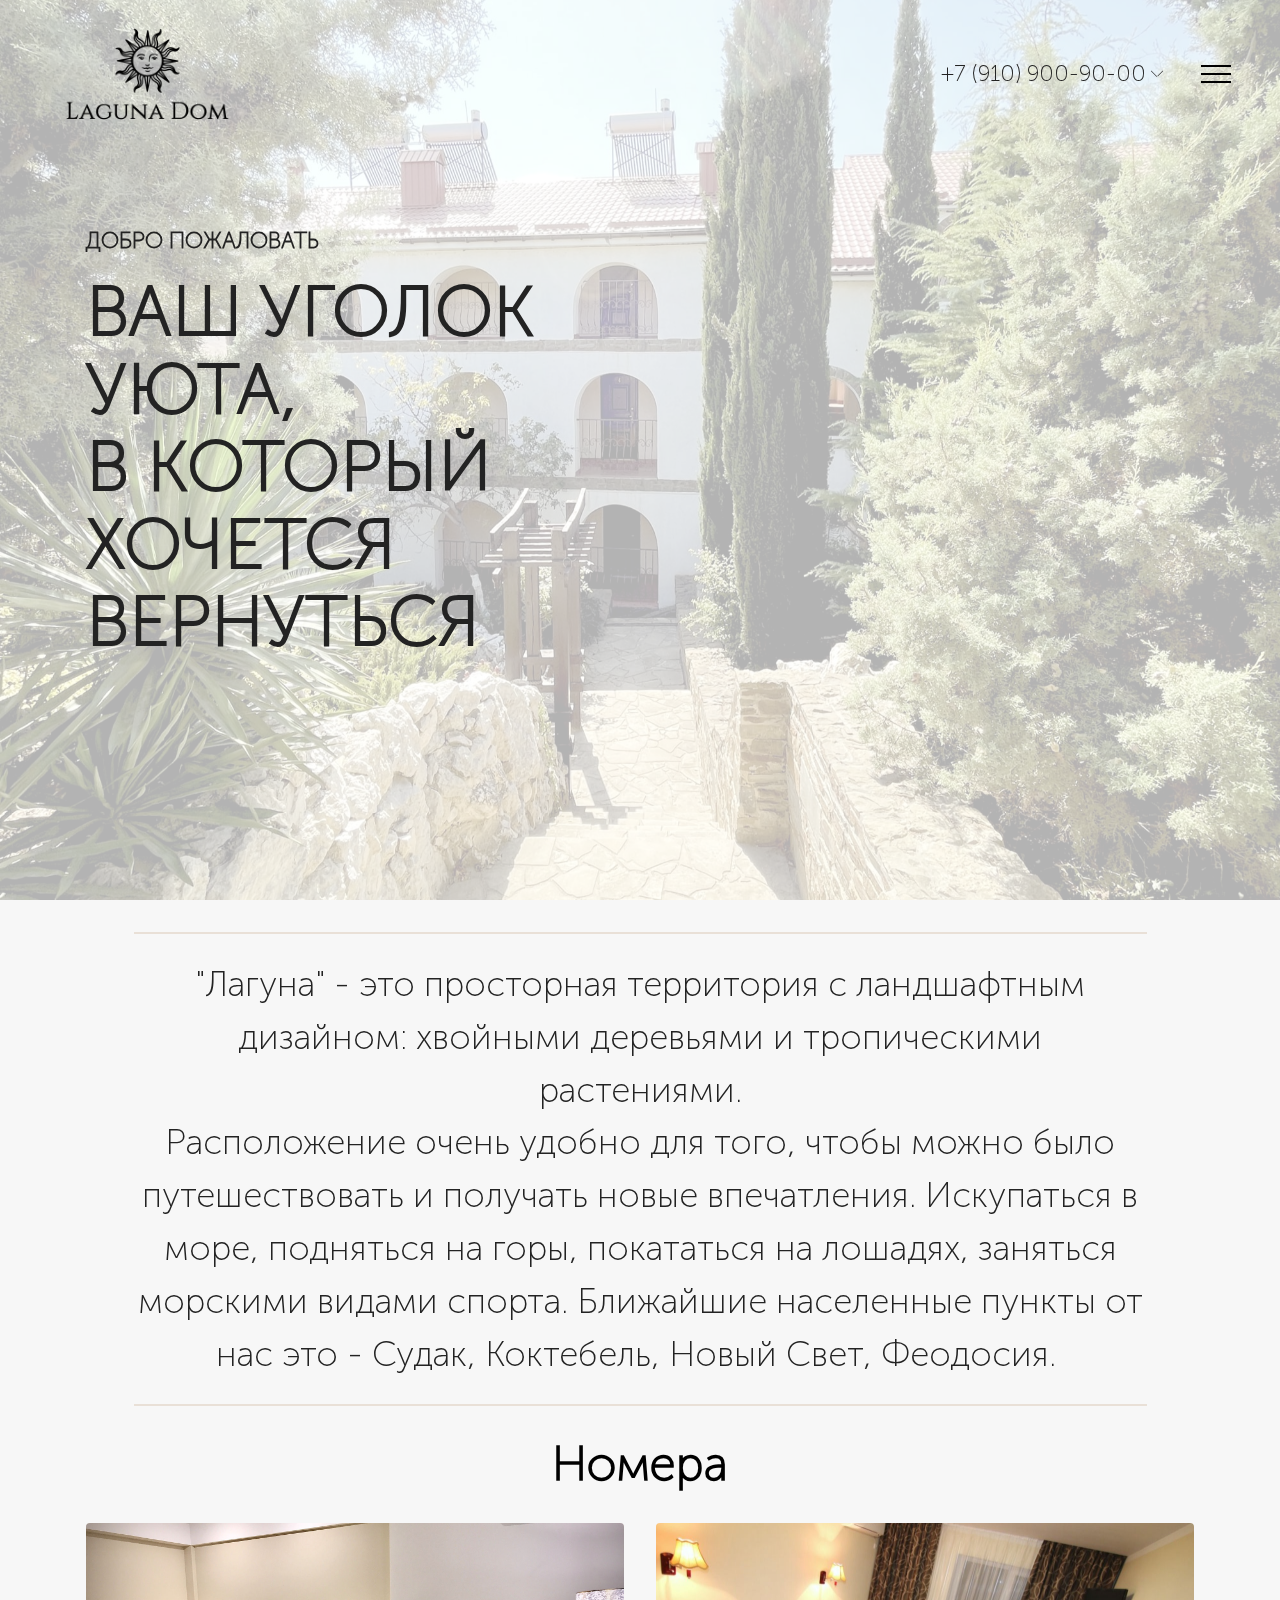
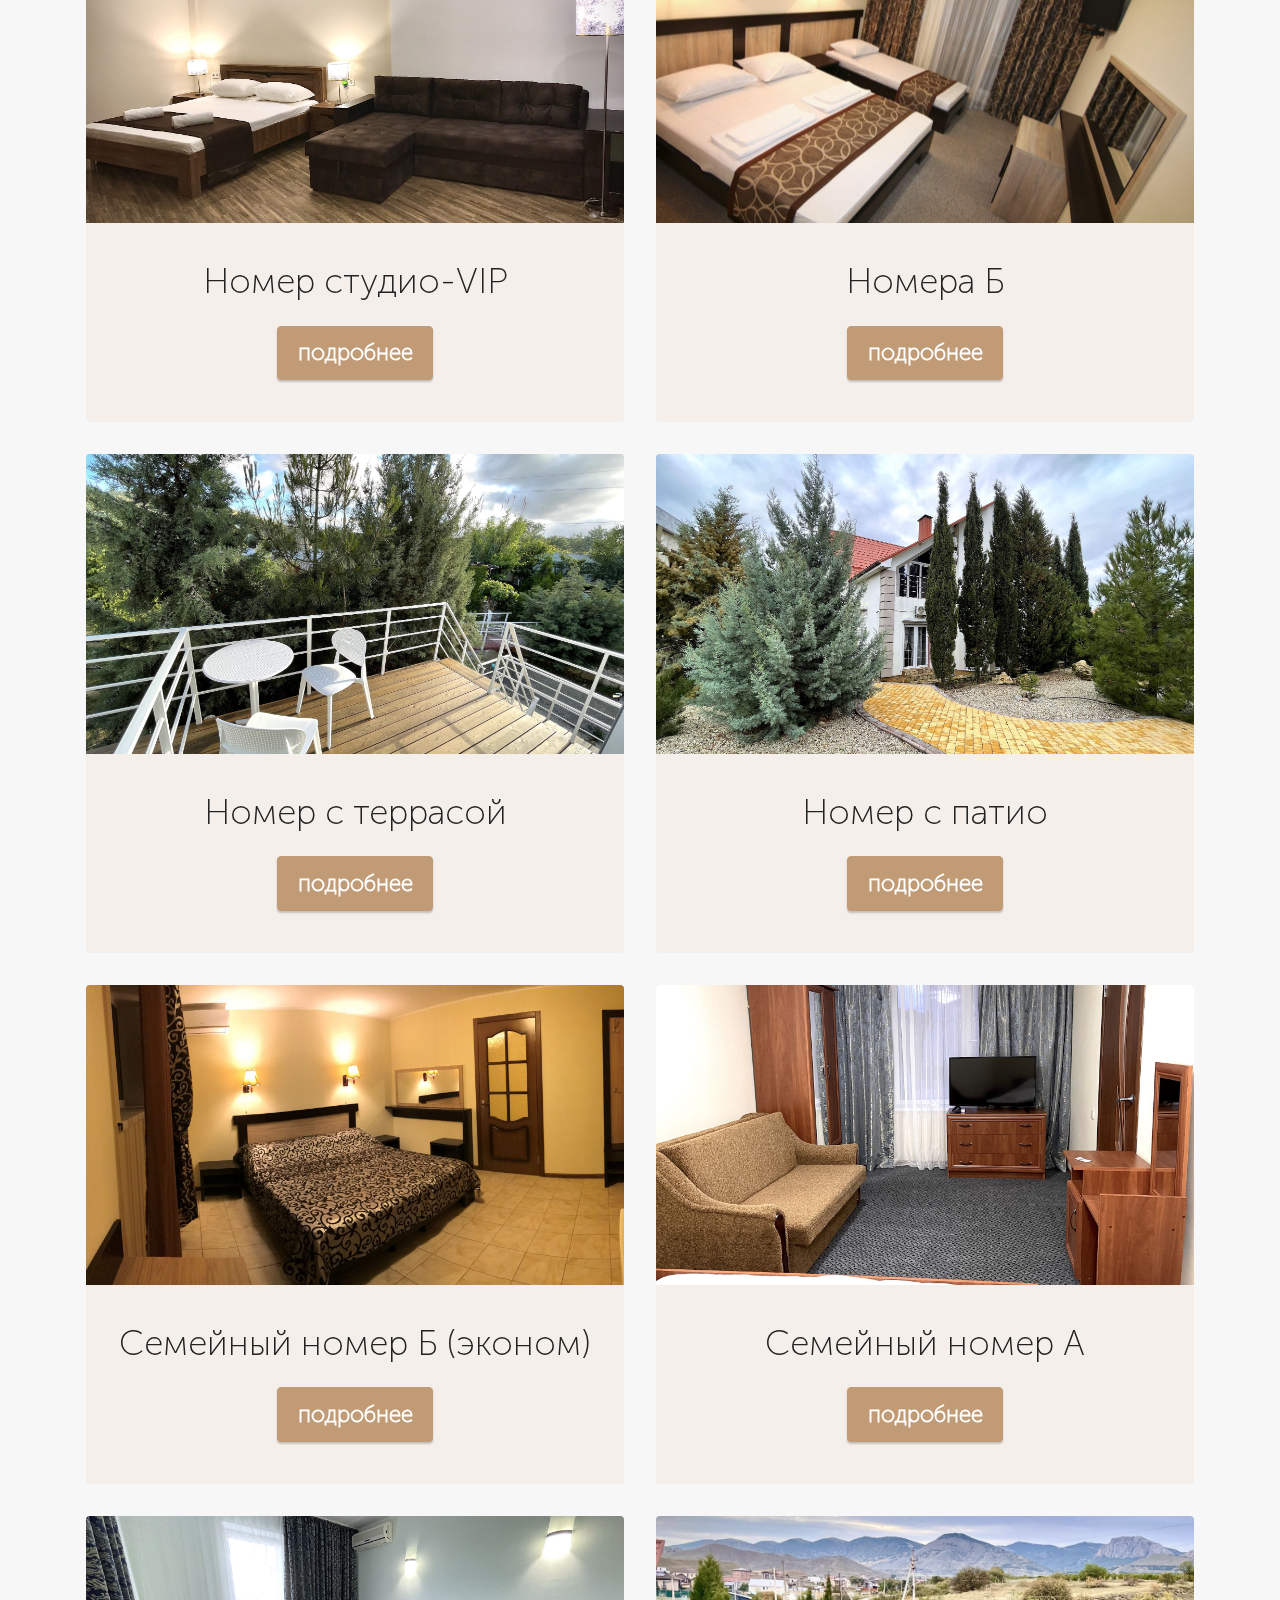
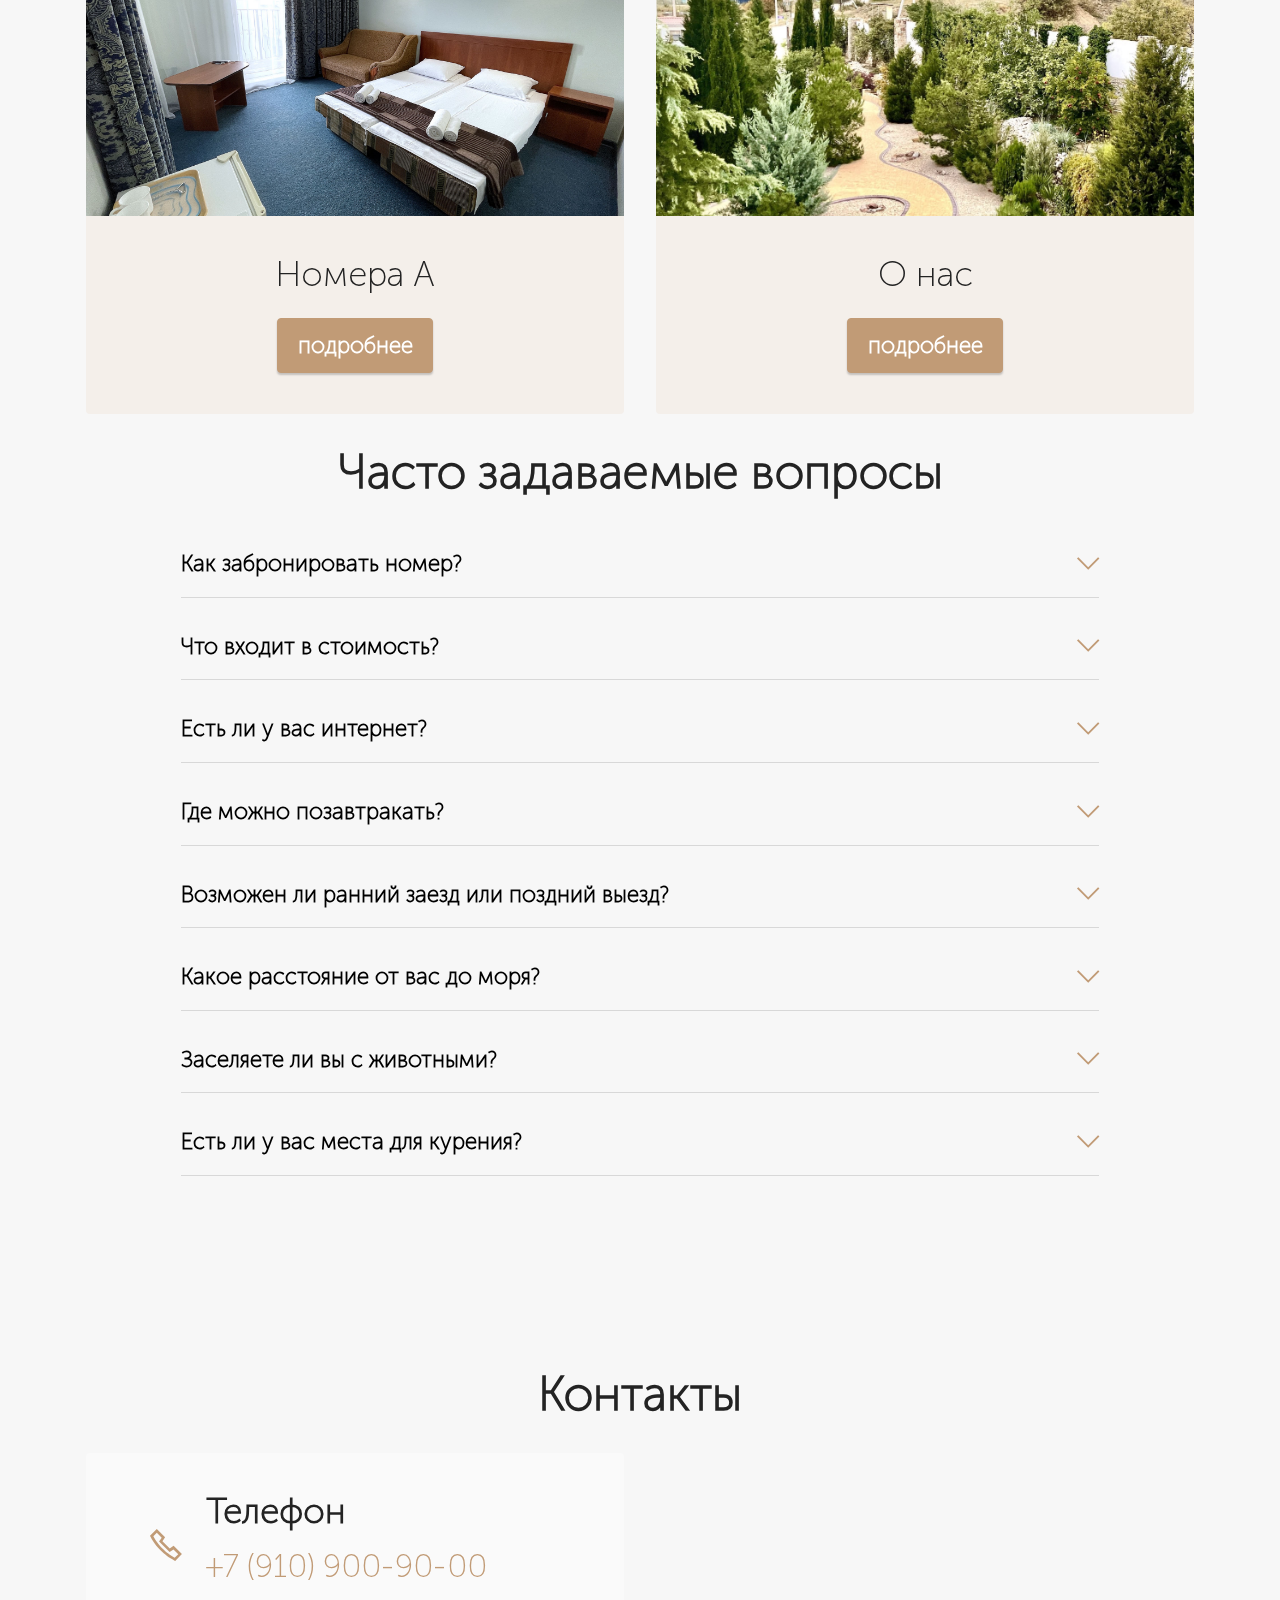
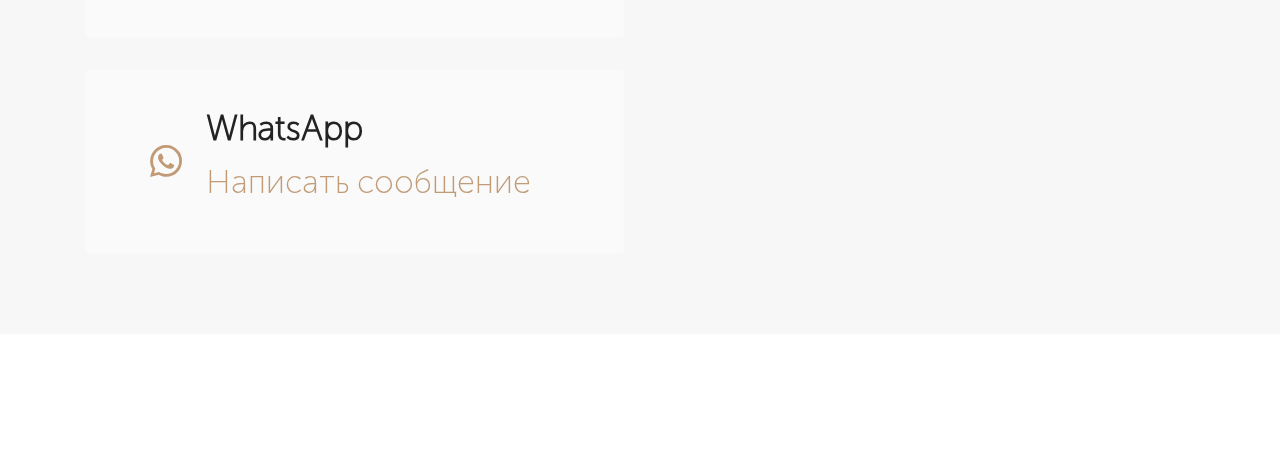
<file: index.html>
<!DOCTYPE html>
<html  >
<head>
  <!-- Site made with Mobirise Website Builder v6.0.1, https://mobirise.com -->
  <meta charset="UTF-8">
  <meta http-equiv="X-UA-Compatible" content="IE=edge">
  <meta name="generator" content="Mobirise v6.0.1, mobirise.com">
  <meta name="viewport" content="width=device-width, initial-scale=1, minimum-scale=1">
  <link rel="shortcut icon" href="assets/images/favicon-512-128x128-1.png" type="image/x-icon">
  <meta name="description" content="Гостевой Дом «Лагуна» - это уютные номера с удобствами, с террасами и балконами.">
  
  
  <title>Гостевой дом "Лагуна"</title>
  <link rel="stylesheet" href="assets/web/assets/mobirise-icons2/mobirise2.css">
  <link rel="stylesheet" href="assets/web/assets/mobirise-icons/mobirise-icons.css">
  <link rel="stylesheet" href="assets/bootstrap/css/bootstrap.min.css">
  <link rel="stylesheet" href="assets/bootstrap/css/bootstrap-grid.min.css">
  <link rel="stylesheet" href="assets/bootstrap/css/bootstrap-reboot.min.css">
  <link rel="stylesheet" href="assets/parallax/jarallax.css">
  <link rel="stylesheet" href="assets/dropdown/css/style.css">
  <link rel="stylesheet" href="assets/socicon/css/styles.css">
  <link rel="stylesheet" href="assets/theme/css/style.css">
  <link href="assets/fonts/style.css" rel="stylesheet">
  <link rel="preload" as="style" href="assets/mobirise/css/mbr-additional.css?v=glOtw9"><link rel="stylesheet" href="assets/mobirise/css/mbr-additional.css?v=glOtw9" type="text/css">
  <link rel="stylesheet" href="assets/custom/custom-dropdown.css">

  
  
  
</head>
<body>

<!-- Analytics -->
<!-- Yandex.Metrika counter -->
<script type="text/javascript" >
   (function(m,e,t,r,i,k,a){m[i]=m[i]||function(){(m[i].a=m[i].a||[]).push(arguments)};
   m[i].l=1*new Date();k=e.createElement(t),a=e.getElementsByTagName(t)[0],k.async=1,k.src=r,a.parentNode.insertBefore(k,a)})
   (window, document, "script", "https://mc.yandex.ru/metrika/tag.js", "ym");

   ym(73011445, "init", {
        clickmap:true,
        trackLinks:true,
        accurateTrackBounce:true,
        webvisor:true
   });
</script>
<noscript><div><img src="https://mc.yandex.ru/watch/73011445" style="position:absolute; left:-9999px;" alt="" /></div></noscript>
<!-- /Yandex.Metrika counter -->
<!-- /Analytics -->


  
  <section data-bs-version="5.1" class="menu menu1 cid-sq2FvN46fb" once="menu" id="menu1-k">
    

    <nav class="navbar navbar-dropdown navbar-fixed-top collapsed">
        <div class="container-fluid">
            <div class="navbar-brand">
                <span class="navbar-logo">
                    
                        <a href="https://lagunadom.com"><img src="assets/images/219x141.png" alt="lagunadom" style="height: 8rem;"></a>
                    
                </span>
                
            </div>
            
            <div class="navbar-right-container">
                <!-- Контакты дропдаун для мобильной версии -->
                <div class="header--actions_mobile">
                    <div class="mobile-contact-button" data-bs-toggle="modal" data-bs-target="#mobileContactsModal">
                        <span class="mbr-iconfont mobi-mbri-phone mobi-mbri"></span>
                    </div>
                </div>
                
                <!-- Контакты дропдаун для десктопной версии -->
                <div class="header--contacts is_dropdown">
                    <a class="nav-link link text-black text-primary display-7" href="tel:+79109009000">
                        <span>+7 (910) 900-90-00</span>
                        <span class="mbr-iconfont mbri-arrow-down"></span>
                    </a>
                    <div class="is_dropdown--wrapper" aria-hidden="true">
                        <div class="is_dropdown--content">
                            <div class="contact">
                                <div class="contact--title">Телефон для связи</div>
                                <div class="contact--value">
                                    <a href="tel:+79109009000">+7 (910) 900-90-00</a>
                                </div>
                            </div>
                            <div class="contact">
                                <div class="contact--title">Мессенджеры и соцсети</div>
                                <div class="contact--value">
                                    <a href="https://api.whatsapp.com/send?phone=79109009000" title="WhatsApp">
                                        <span class="mbr-iconfont socicon-whatsapp socicon"></span>
                                    </a>
                                </div>
                                <div class="contact--value">
                                    <a href="https://t.me/laguna_dom" title="Telegram">
                                        <span class="mbr-iconfont socicon-telegram socicon"></span>
                                    </a>
                                </div>
                                <div class="contact--value">
                                    <a href="https://www.instagram.com/laguna_dom/" title="Instagram*">
                                        <span class="mbr-iconfont socicon-instagram socicon"></span>
                                    </a>
                                </div>
                            </div>
                            <div class="contact">
                                <div class="disclaimer">
                                    * Instagram - продукт компании Meta Platforms Inc., деятельность которой в России запрещена
                                </div>
                            </div>
                        </div>
                    </div>
                </div>
                
                <button class="navbar-toggler" type="button" data-toggle="collapse" data-bs-toggle="collapse" data-target="#navbarSupportedContent" data-bs-target="#navbarSupportedContent" aria-controls="navbarNavAltMarkup" aria-expanded="false" aria-label="Toggle navigation">
                    <div class="hamburger">
                        <span></span>
                        <span></span>
                        <span></span>
                        <span></span>
                    </div>
                </button>
            </div>
            <div class="collapse navbar-collapse" id="navbarSupportedContent">
                <ul class="navbar-nav nav-dropdown nav-right" data-app-modern-menu="true"><li class="nav-item"><a class="nav-link link text-black text-primary display-7" href="index.html#header1-f">
                            Главная</a></li>
                    <li class="nav-item"><a class="nav-link link text-black text-primary display-7" href="index.html#gallery2-19">
                            Номера</a></li>
                    <li class="nav-item"><a class="nav-link link text-black text-primary display-7" href="index.html#contacts3-n">Контакты</a>
                    </li><li class="nav-item"><a class="nav-link link text-black text-primary display-7" href="about.html#header12-31">О нас</a></li><li class="nav-item"><a class="nav-link link text-black text-primary display-7" href="https://ya.cc/6nCDg" target="_blank">Отзывы</a></li></ul>
                
                
            </div>
        </div>
    </nav>
</section>

<section data-bs-version="5.1" class="header2 cid-uIbH5o5SoA mbr-fullscreen mbr-parallax-background" id="header2-6y">

    

    
    <div class="mbr-overlay" style="opacity: 0.7; background-color: rgb(255, 255, 255);"></div>

    <div class="container">
        <div class="row">
            <div class="col-12 col-lg-7">
                <h1 class="mbr-section-title mbr-fonts-style mb-3 display-7"><strong>ДОБРО ПОЖАЛОВАТЬ&nbsp;</strong></h1>
                <h2 class="mbr-section-subtitle mbr-fonts-style mb-3 display-1"><strong>ВАШ УГОЛОК УЮТА, </strong><br><strong>В КОТОРЫЙ ХОЧЕТСЯ ВЕРНУТЬСЯ</strong></h2>
                <p class="mbr-text mbr-fonts-style display-7"></p>
                
            </div>
        </div>
    </div>
</section>

<section data-bs-version="5.1" class="content6 cid-uIc3SkF4V3" id="content6-71">
    
    <div class="container">
        <div class="row justify-content-center">
            <div class="col-md-12 col-lg-11">
                <hr class="line">
                <p class="mbr-text align-center mbr-fonts-style my-4 display-5">"Лагуна" - это просторная территория с ландшафтным дизайном: хвойными деревьями и тропическими растениями.
<br>Расположение очень удобно для того, чтобы можно было путешествовать и получать новые впечатления. Искупаться в море, подняться на горы, покататься на лошадях, заняться морскими видами спорта. Ближайшие населенные пункты от нас это - Судак, Коктебель, Новый Свет, Феодосия.&nbsp;<br></p>
                <hr class="line">
            </div>
        </div>
    </div>
</section>

<section data-bs-version="5.1" class="gallery2 cid-ssnndHH7wq" id="gallery2-19">
    
    
    <div class="container">
        <div class="mbr-section-head">
            <h4 class="mbr-section-title mbr-fonts-style align-center mb-0 display-2"><strong>Номера</strong><strong><br></strong></h4>
            
        </div>
        <div class="row mt-4">
            <div class="item features-image сol-12 col-md-6 col-lg-6 active">
                <div class="item-wrapper">
                    <div class="item-img">
                        <a href="Room-VIP.html#header13-2r" target="_blank"><img src="assets/images/v6-1900x1425.jpg" data-slide-to="0" data-bs-slide-to="0" alt=""></a>
                    </div>
                    <div class="item-content">
                        <h5 class="item-title mbr-fonts-style display-5">Номер студио-VIP</h5>
                        
                        
                    </div>
                    <div class="mbr-section-btn item-footer mt-2"><a href="Room-VIP.html#header13-2r" class="btn btn-primary item-btn display-7" target="_blank">подробнее</a></div>
                </div>
            </div><div class="item features-image сol-12 col-md-6 col-lg-6">
                <div class="item-wrapper">
                    <div class="item-img">
                        <a href="Rooms-B.html#header2-25" target="_blank"><img src="assets/images/b-main-1076x717.jpeg" data-slide-to="1" data-bs-slide-to="1" alt=""></a>
                    </div>
                    <div class="item-content">
                        <h5 class="item-title mbr-fonts-style display-5">Номера Б</h5>
                        
                        
                    </div>
                    <div class="mbr-section-btn item-footer mt-2"><a href="Rooms-B.html#header2-25" class="btn btn-primary item-btn display-7" target="_blank">подробнее</a></div>
                </div>
            </div><div class="item features-image сol-12 col-md-6 col-lg-6">
                <div class="item-wrapper">
                    <div class="item-img">
                        <a href="terrace-room.html#header14-3x" target="_blank"><img src="assets/images/tmain-2068x1551.jpg" data-slide-to="2" data-bs-slide-to="2" alt=""></a>
                    </div>
                    <div class="item-content">
                        <h5 class="item-title mbr-fonts-style display-5">Номер с террасой</h5>
                        
                        
                    </div>
                    <div class="mbr-section-btn item-footer mt-2"><a href="terrace-room.html#header14-3x" class="btn btn-primary item-btn display-7" target="_blank">подробнее</a></div>
                </div>
            </div><div class="item features-image сol-12 col-md-6 col-lg-6">
                <div class="item-wrapper">
                    <div class="item-img">
                        <a href="patio-room.html#header14-3r" target="_blank"><img src="assets/images/pmain-2068x1551.jpg" data-slide-to="3" data-bs-slide-to="3" alt=""></a>
                    </div>
                    <div class="item-content">
                        <h5 class="item-title mbr-fonts-style display-5">Номер с патио</h5>
                        
                        
                    </div>
                    <div class="mbr-section-btn item-footer mt-2"><a href="patio-room.html#header14-3r" class="btn btn-primary item-btn display-7" target="_blank">подробнее</a></div>
                </div>
            </div><div class="item features-image сol-12 col-md-6 col-lg-6">
                <div class="item-wrapper">
                    <div class="item-img">
                        <a href="Family-room-B.html#header14-2l" target="_blank"><img src="assets/images/family-b-1076x524.jpg" data-slide-to="4" data-bs-slide-to="4" alt=""></a>
                    </div>
                    <div class="item-content">
                        <h5 class="item-title mbr-fonts-style display-5">Семейный номер Б (эконом)</h5>
                        
                        
                    </div>
                    <div class="mbr-section-btn item-footer mt-2"><a href="Family-room-B.html#header14-2l" class="btn btn-primary item-btn display-7" target="_blank">подробнее</a></div>
                </div>
            </div><div class="item features-image сol-12 col-md-6 col-lg-6">
                <div class="item-wrapper">
                    <div class="item-img">
                        <a href="Family-room-A.html#header14-2g" target="_blank"><img src="assets/images/10a5-1900x1425.jpg" data-slide-to="5" data-bs-slide-to="5" alt=""></a>
                    </div>
                    <div class="item-content">
                        <h5 class="item-title mbr-fonts-style display-5">Семейный номер А</h5>
                        
                        
                    </div>
                    <div class="mbr-section-btn item-footer mt-2"><a href="Family-room-A.html#header14-2g" class="btn btn-primary item-btn display-7" target="_blank">подробнее</a></div>
                </div>
            </div><div class="item features-image сol-12 col-md-6 col-lg-6">
                <div class="item-wrapper">
                    <div class="item-img">
                        <a href="Rooms-A.html#header2-1i" target="_blank"><img src="assets/images/4a2-1900x1425.jpg" data-slide-to="6" data-bs-slide-to="6" alt=""></a>
                    </div>
                    <div class="item-content">
                        <h5 class="item-title mbr-fonts-style display-5">Номера А</h5>
                        
                        
                    </div>
                    <div class="mbr-section-btn item-footer mt-2"><a href="Rooms-A.html#header2-1i" class="btn btn-primary item-btn display-7" target="_blank">подробнее</a></div>
                </div>
            </div>
            
            <div class="item features-image сol-12 col-md-6 col-lg-6">
                <div class="item-wrapper">
                    <div class="item-img">
                        <a href="about.html#header12-31" target="_blank"><img src="assets/images/img-2571.jpg-1256x1444.jpg" data-slide-to="7" data-bs-slide-to="7" alt=""></a>
                    </div>
                    <div class="item-content">
                        <h5 class="item-title mbr-fonts-style display-5">О нас</h5>
                        
                        
                    </div>
                    <div class="mbr-section-btn item-footer mt-2"><a href="about.html#header12-31" class="btn btn-primary item-btn display-7" target="_blank">подробнее</a></div>
                </div>
            </div>
            
        </div>
    </div>
</section>

<section data-bs-version="5.1" class="content17 cid-ssnmwANaUS" id="content17-18">

    

    
    
    <div class="container">
        
            <div class="row justify-content-center">
                <div class="col-12 col-md-10">
                    <div class="section-head align-center mb-4">
                        <h3 class="mbr-section-title mb-0 mbr-fonts-style display-2">
                            <strong>Часто задаваемые вопросы</strong></h3>
                        
                    </div>
                    
                    <div id="bootstrap-toggle" class="toggle-panel accordionStyles tab-content">
                        <div class="card mb-3">
                            <div class="card-header" role="tab" id="headingOne">
                                <a role="button" class="collapsed panel-title text-black" data-toggle="collapse" data-bs-toggle="collapse" data-core="" href="#collapse1_3" aria-expanded="false" aria-controls="collapse1">
                                    <h6 class="panel-title-edit mbr-fonts-style mb-0 display-7"><strong>Как забронировать номер?</strong></h6>
                                    <span class="sign mbr-iconfont mbri-arrow-down"></span>
                                </a>
                            </div>
                            <div id="collapse1_3" class="panel-collapse noScroll collapse" role="tabpanel" aria-labelledby="headingOne">
                                <div class="panel-body">
                                    <p class="mbr-fonts-style panel-text display-7">Шаг 1. Связаться с нами любым удобным способом: по телефону, Telegram или WhatsApp.<br>Шаг 2. Внести аванс в размере 20% от стоимости проживания (гарантией бронирования является предоплата).<br><br></p>
                                </div>
                            </div>
                        </div>
                        <div class="card mb-3">
                            <div class="card-header" role="tab" id="headingTwo">
                                <a role="button" class="collapsed panel-title text-black" data-toggle="collapse" data-bs-toggle="collapse" data-core="" href="#collapse2_3" aria-expanded="false" aria-controls="collapse2">
                                    <h6 class="panel-title-edit mbr-fonts-style mb-0 display-7"><strong>Что входит в стоимость?</strong></h6>
                                    <span class="sign mbr-iconfont mbri-arrow-down"></span>
                                </a>

                            </div>
                            <div id="collapse2_3" class="panel-collapse noScroll collapse" role="tabpanel" aria-labelledby="headingTwo">
                                <div class="panel-body">
                                    <p class="mbr-fonts-style panel-text display-7">В стоимость входит: проживание от 1 до 4 человек в сутки, уборка номера через день, смена белья 1 раз в неделю, автостоянка под видеонаблюдением.</p>
                                </div>
                            </div>
                        </div>
                        <div class="card mb-3">
                            <div class="card-header" role="tab" id="headingThree">
                                <a role="button" class="collapsed panel-title text-black" data-toggle="collapse" data-bs-toggle="collapse" data-core="" href="#collapse3_3" aria-expanded="false" aria-controls="collapse3">
                                    <h6 class="panel-title-edit mbr-fonts-style mb-0 display-7"><strong>Есть ли у вас интернет?</strong></h6>
                                    <span class="sign mbr-iconfont mbri-arrow-down"></span>
                                </a>
                            </div>
                            <div id="collapse3_3" class="panel-collapse noScroll collapse" role="tabpanel" aria-labelledby="headingThree">
                                <div class="panel-body">
                                    <p class="mbr-fonts-style panel-text display-7">Наши гости имеют доступ к высокоскоростной сети Wi-Fi на всей территории "Лагуны".&nbsp;</p>
                                </div>
                            </div>
                        </div>
                        <div class="card mb-3">
                            <div class="card-header" role="tab" id="headingThree">
                                <a role="button" class="collapsed panel-title text-black" data-toggle="collapse" data-bs-toggle="collapse" data-core="" href="#collapse4_3" aria-expanded="false" aria-controls="collapse4">
                                    <h6 class="panel-title-edit mbr-fonts-style mb-0 display-7"><strong>Где можно позавтракать?</strong></h6>
                                    <span class="sign mbr-iconfont mbri-arrow-down"></span>
                                </a>
                            </div>
                            <div id="collapse4_3" class="panel-collapse noScroll collapse" role="tabpanel" aria-labelledby="headingThree">
                                <div class="panel-body">
                                    <p class="mbr-fonts-style panel-text display-7">В цокольном этаже корпуса располагается оборудованная кухня для самостоятельного приготовления пищи. Для любителей перекусить на пляже всегда работают кафе и бары.</p>
                                </div>
                            </div>
                        </div>
                        <div class="card mb-3">
                            <div class="card-header" role="tab" id="headingThree">
                                <a role="button" class="collapsed panel-title text-black" data-toggle="collapse" data-bs-toggle="collapse" data-core="" href="#collapse5_3" aria-expanded="false" aria-controls="collapse5">
                                   <h6 class="panel-title-edit mbr-fonts-style mb-0 display-7"><strong>Возможен ли ранний заезд или поздний выезд?</strong></h6>
                                        <span class="mbr-iconfont mobi-mbri-arrow-down mobi-mbri"></span>
                                </a>
                            </div>
                            <div id="collapse5_3" class="panel-collapse noScroll collapse" role="tabpanel" aria-labelledby="headingThree">
                                <div class="panel-body">
                                    <p class="mbr-fonts-style panel-text display-7">
                                       Да, при наличии свободных номеров либо по предварительной оплате за 1/2 суток.</p>
                                </div>
                            </div>
                        </div>
                        <div class="card mb-3">
                            <div class="card-header" role="tab" id="headingThree">
                                <a role="button" class="collapsed panel-title text-black" data-toggle="collapse" data-bs-toggle="collapse" data-core="" href="#collapse6_3" aria-expanded="false" aria-controls="collapse6">
                                    <h6 class="panel-title-edit mbr-fonts-style mb-0 display-7"><strong>Какое расстояние от вас до моря?</strong></h6>
                                    <span class="mbr-iconfont mobi-mbri-arrow-down mobi-mbri"></span>
                                </a>
                            </div>
                            <div id="collapse6_3" class="panel-collapse noScroll collapse" role="tabpanel" aria-labelledby="headingThree">
                                <div class="panel-body">
                                    <p class="mbr-fonts-style panel-text display-7">Кратчайший путь от "Лагуны" до моря составляет 650м (7-10 минут минут ходьбы спокойным шагом или 2 минуты на авто). Пляж: песчано-галечный&nbsp;</p>
                                </div>
                            </div>
                        </div>
                    </div>
                </div>
            </div>
        </div>
</section>

<section data-bs-version="5.1" class="content17 cid-sZIaeVmln5" id="content17-6c">

    

    
    
    <div class="container">
        
            <div class="row justify-content-center">
                <div class="col-12 col-md-10">
                    
                    
                    <div id="bootstrap-toggle" class="toggle-panel accordionStyles tab-content">
                        <div class="card mb-3">
                            <div class="card-header" role="tab" id="headingOne">
                                <a role="button" class="collapsed panel-title text-black" data-toggle="collapse" data-bs-toggle="collapse" data-core="" href="#collapse1_4" aria-expanded="false" aria-controls="collapse1">
                                    <h6 class="panel-title-edit mbr-fonts-style mb-0 display-7"><strong>Заселяете ли вы с животными?</strong></h6>
                                    <span class="sign mbr-iconfont mbri-arrow-down"></span>
                                </a>
                            </div>
                            <div id="collapse1_4" class="panel-collapse noScroll collapse" role="tabpanel" aria-labelledby="headingOne">
                                <div class="panel-body">
                                    <p class="mbr-fonts-style panel-text display-7">К сожалению, не все гости разделяют нашу любовь к животным, поэтому мы вынуждены отказывать в этой просьбе.</p>
                                </div>
                            </div>
                        </div>
                        <div class="card mb-3">
                            <div class="card-header" role="tab" id="headingTwo">
                                <a role="button" class="collapsed panel-title text-black" data-toggle="collapse" data-bs-toggle="collapse" data-core="" href="#collapse2_4" aria-expanded="false" aria-controls="collapse2">
                                    <h6 class="panel-title-edit mbr-fonts-style mb-0 display-7"><strong>Есть ли у вас места для курения?</strong></h6>
                                    <span class="sign mbr-iconfont mbri-arrow-down"></span>
                                </a>

                            </div>
                            <div id="collapse2_4" class="panel-collapse noScroll collapse" role="tabpanel" aria-labelledby="headingTwo">
                                <div class="panel-body">
                                    <p class="mbr-fonts-style panel-text display-7">Мы стараемся войти в положение каждого нашего гостя, поэтому в номерах курение строго запрещено, но на территории оборудованы специальные места для курильщиков.</p>
                                </div>
                            </div>
                        </div>
                        
                        
                        
                        
                    </div>
                </div>
            </div>
        </div>
</section>

<section data-bs-version="5.1" class="contacts3 map1 cid-sq2FPXpVKW" id="contacts3-n">

    
    
    <div class="container">
        <div class="mbr-section-head">
            <h3 class="mbr-section-title mbr-fonts-style align-center mb-0 display-2">
                <strong>Контакты</strong></h3>
            
        </div>
        <div class="row justify-content-center mt-4">
            <div class="card col-12 col-md-6">
                <div class="card-wrapper">
                    <div class="image-wrapper">
                        <a href="tel:+79109009000"><span class="mbr-iconfont mobi-mbri-phone mobi-mbri"></span></a>
                    </div>
                    <div class="text-wrapper">
                        <h6 class="card-title mbr-fonts-style mb-1 display-5">
                            <strong>Телефон</strong></h6>
                        <p class="mbr-text mbr-fonts-style display-4"><a href="tel:+79109009000" class="text-primary">+7 (910) 900-90-00</a></p>
                    </div>
                </div>
                <div class="card-wrapper">
                    <div class="image-wrapper">
                        <a href="mailto:lagunadom@mail.ru"><span class="mbr-iconfont socicon-whatsapp socicon"></span></a>
                    </div>
                    <div class="text-wrapper">
                        <h6 class="card-title mbr-fonts-style mb-1 display-5"><strong>WhatsApp</strong></h6>
                        <p class="mbr-text mbr-fonts-style display-4"><a href="https://api.whatsapp.com/send?phone=79109009000" class="text-primary">Написать сообщение</a></p>
                    </div>
                </div>
            </div>
            <div class="map-wrapper col-12 col-md-6">
                <div class="google-map"><iframe frameborder="0" style="border:0" src="https://yandex.ru/map-widget/v1/?um=constructor%3A6340b56bcc19599873d1ff38cd9d01e0840bca4e8eabe1a1825111fead04190c&amp;source=constructor" allowfullscreen=""></iframe></div>
            </div>
        </div>
    </div>
</section>

<section data-bs-version="5.1" class="footer3 cid-sZr8aVg6HX mbr-reveal" once="footers" id="footer3-61">

    

    

    <div class="container">
        <div class="media-container-row align-center mbr-white">
            
            <div class="row social-row">
                <div class="social-list align-right pb-2">
                    
                    
                    
                    
                    
                    
                <div class="soc-item">
                        <a href="tel:+79109009000">
                            <span class="mbr-iconfont mbr-iconfont-social mobi-mbri-phone mobi-mbri"></span>
                        </a>
                    </div><div class="soc-item">
                        <a href="https://t.me/laguna_dom">
                            <span class="mbr-iconfont mbr-iconfont-social socicon-telegram socicon"></span>
                        </a>
                    </div><div class="soc-item">
                        <a href="https://api.whatsapp.com/send?phone=79109009000" target="_blank">
                            <span class="mbr-iconfont mbr-iconfont-social socicon-whatsapp socicon"></span>
                        </a>
                    </div><div class="soc-item">
                        <a href="https://yandex.ru/maps/-/CHbIUAnA" target="_blank">
                            <span class="mbr-iconfont mbr-iconfont-social mobi-mbri-map-pin mobi-mbri"></span>
                        </a>
                    </div></div>
            </div>
            <div class="row row-copirayt">
                <p class="mbr-text mb-0 mbr-fonts-style mbr-white align-center display-7">
                    © Lagunadom</p>
            </div>
        </div>
    </div>
</section><section class="display-7" style="padding: 0;align-items: center;justify-content: center;flex-wrap: wrap;    align-content: center;display: flex;position: relative;height: 0rem;"><a href="https://mobiri.se/2758666" style="flex: 0 0;height: 0rem;position: absolute;width: 100%;z-index: 0;"><img alt="" style="height: 0rem;" src="[data-uri]"></a><p style="margin: 0;text-align: center;" class="display-7">&#8204;</p><a style="z-index:0" href="https://mobirise.com/builder/ai-website-creator.html"></a></section><script src="assets/bootstrap/js/bootstrap.bundle.min.js"></script>  <script src="assets/parallax/jarallax.js"></script>  <script src="assets/smoothscroll/smooth-scroll.js"></script>  <script src="assets/ytplayer/index.js"></script>  <script src="assets/dropdown/js/navbar-dropdown.js"></script>  <script src="assets/mbr-switch-arrow/mbr-switch-arrow.js"></script>  <script src="assets/theme/js/script.js"></script>  
  
</body>
</html>

<!-- Мобильное модальное окно для контактов -->
<div class="modal fade" id="mobileContactsModal" tabindex="-1" aria-labelledby="mobileContactsModalLabel" aria-hidden="true">
  <div class="modal-dialog modal-dialog-centered mobile-bottom-sheet">
    <div class="modal-content">
      <div class="modal-header">
        <h5 class="modal-title" id="mobileContactsModalLabel">Связаться с нами</h5>
        <button type="button" class="btn-close" data-bs-dismiss="modal" aria-label="Close"></button>
      </div>
      <div class="modal-body">
        <div class="mobile-contacts-container">
          <div class="contact">
            <div class="contact--title">Телефон для связи</div>
            <div class="contact--value">
              <a href="tel:+79109009000">+7 (910) 900-90-00</a>
            </div>
          </div>
          <div class="contact">
            <div class="contact--title">Мессенджеры и соцсети</div>
            <div class="contact--values-container">
              <div class="contact--value">
                <a href="https://api.whatsapp.com/send?phone=79109009000" title="WhatsApp">
                  <span class="mbr-iconfont socicon-whatsapp socicon"></span>
                  <span>WhatsApp</span>
                </a>
              </div>
              <div class="contact--value">
                <a href="https://t.me/laguna_dom" title="Telegram">
                  <span class="mbr-iconfont socicon-telegram socicon"></span>
                  <span>Telegram</span>
                </a>
              </div>
              <div class="contact--value">
                <a href="https://www.instagram.com/laguna_dom/" title="Instagram*">
                  <span class="mbr-iconfont socicon-instagram socicon"></span>
                  <span>Instagram*</span>
                </a>
              </div>
            </div>
          </div>
          <div class="contact">
            <div class="disclaimer">
              * Instagram - продукт компании Meta Platforms Inc., деятельность которой в России запрещена
            </div>
          </div>
        </div>
      </div>
    </div>
  </div>
</div>
</file>
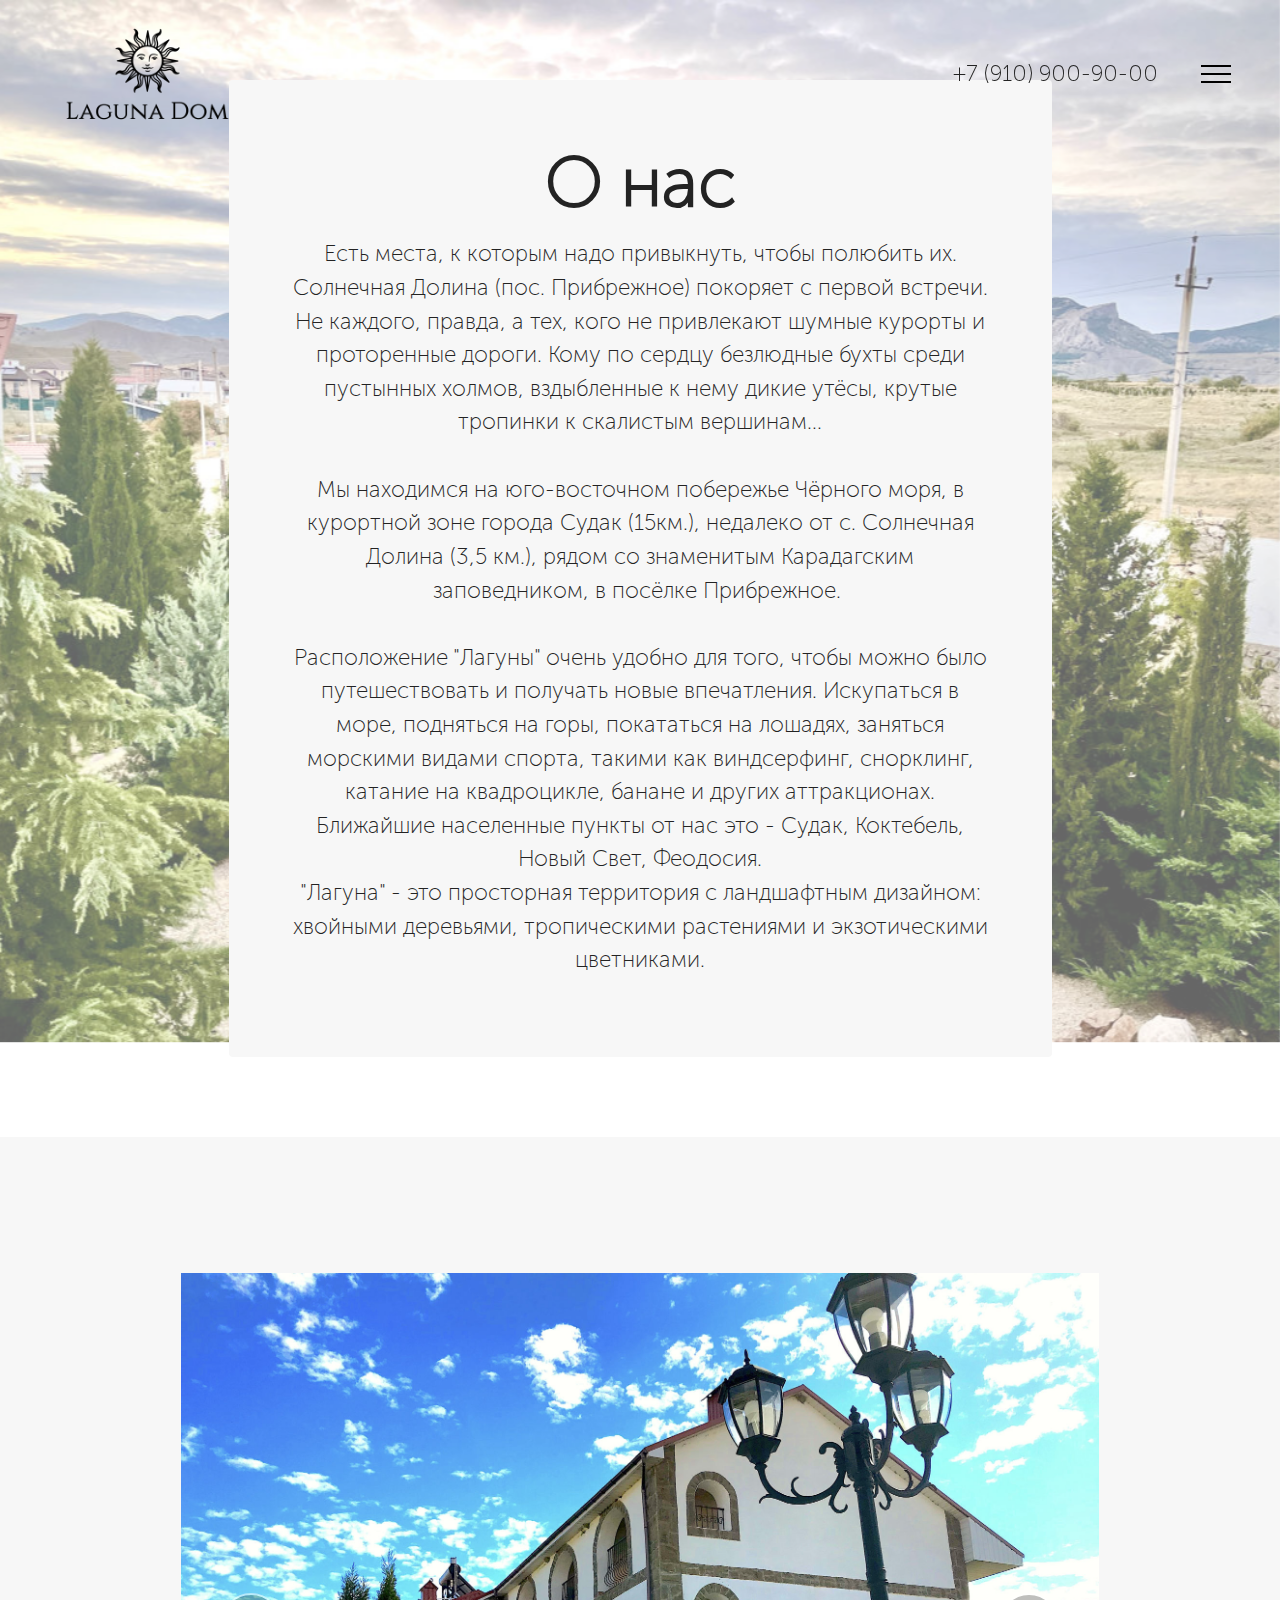
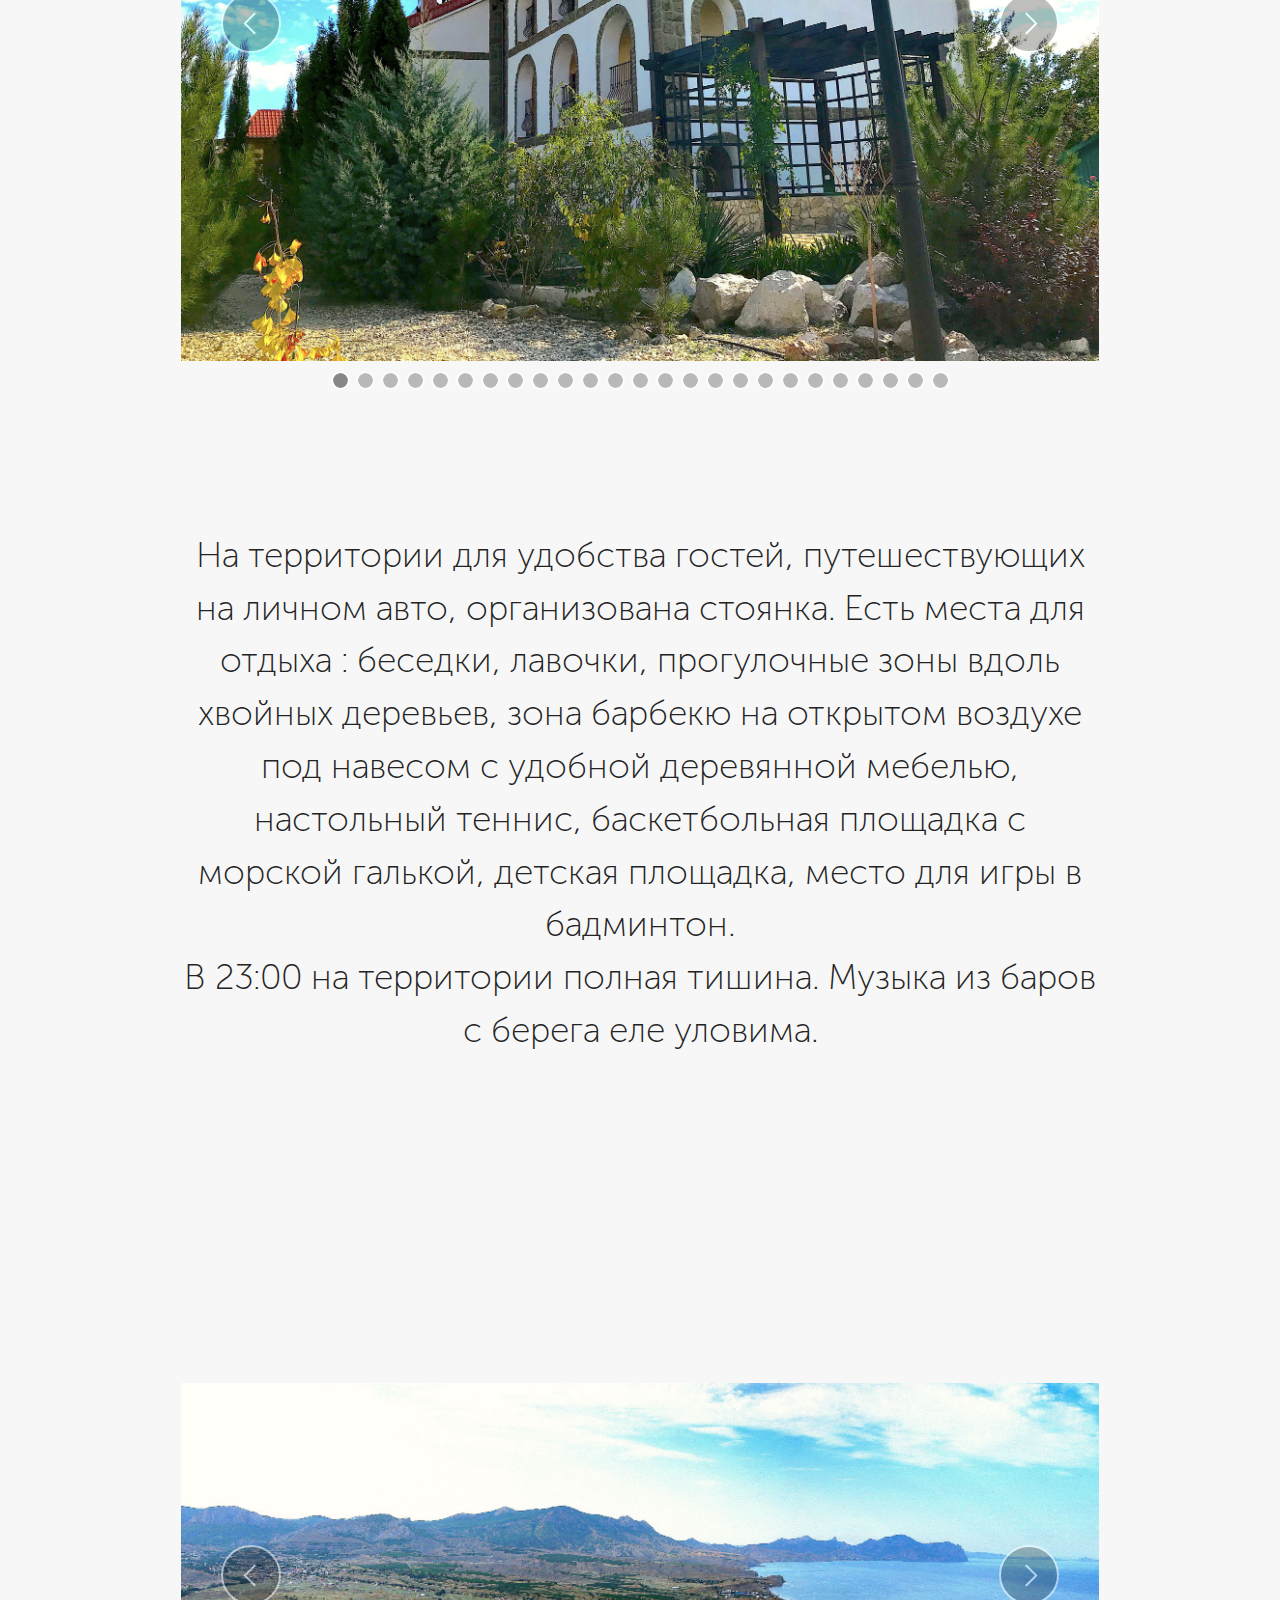
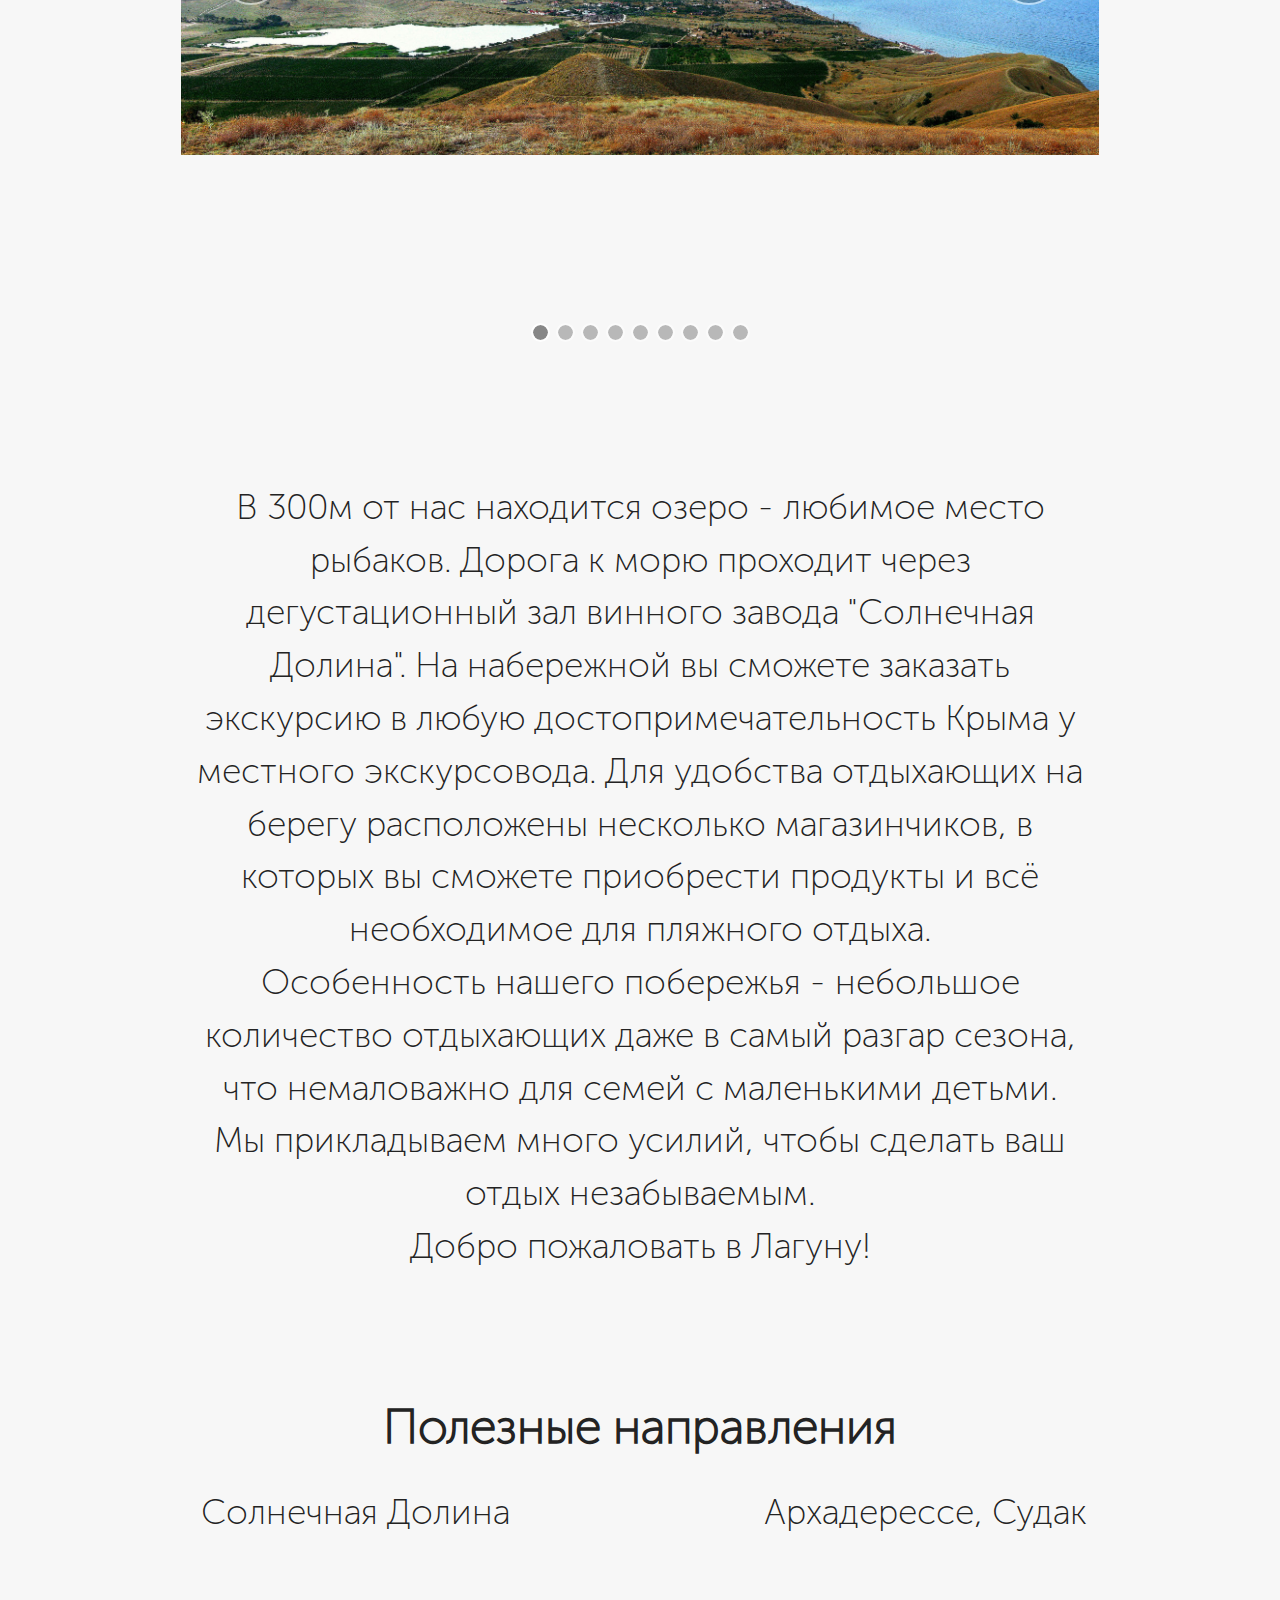
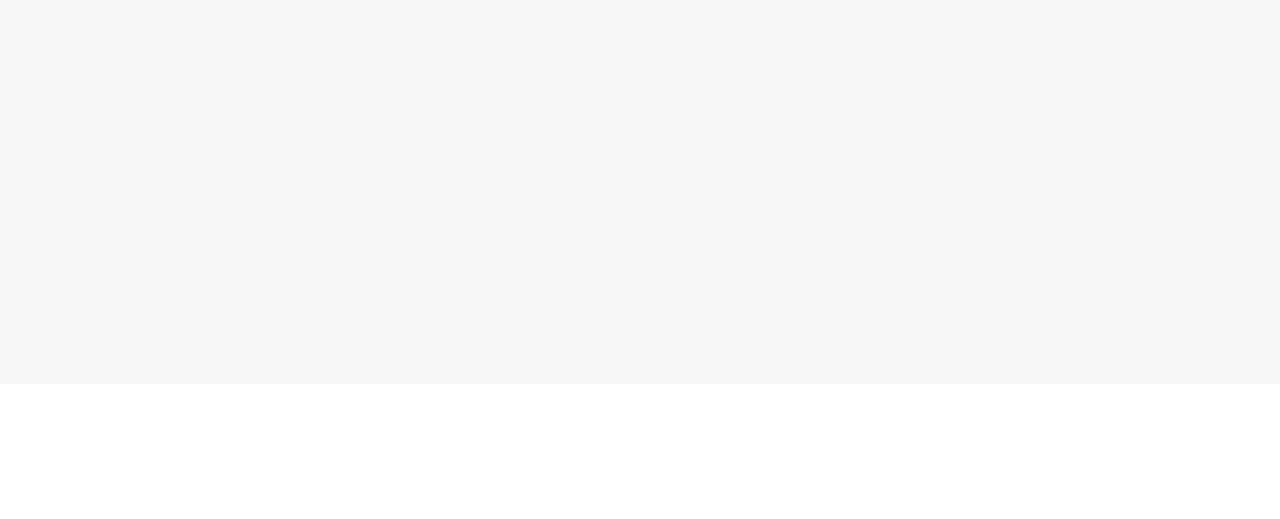
<file: about.html>
<!DOCTYPE html>
<html  >
<head>
  <!-- Site made with Mobirise Website Builder v6.0.1, https://mobirise.com -->
  <meta charset="UTF-8">
  <meta http-equiv="X-UA-Compatible" content="IE=edge">
  <meta name="generator" content="Mobirise v6.0.1, mobirise.com">
  <meta name="viewport" content="width=device-width, initial-scale=1, minimum-scale=1">
  <link rel="shortcut icon" href="assets/images/favicon-512-128x128-1.png" type="image/x-icon">
  <meta name="description" content="">
  
  
  <title>О нас</title>
  <link rel="stylesheet" href="assets/web/assets/mobirise-icons2/mobirise2.css">
  <link rel="stylesheet" href="assets/bootstrap/css/bootstrap.min.css">
  <link rel="stylesheet" href="assets/bootstrap/css/bootstrap-grid.min.css">
  <link rel="stylesheet" href="assets/bootstrap/css/bootstrap-reboot.min.css">
  <link rel="stylesheet" href="assets/parallax/jarallax.css">
  <link rel="stylesheet" href="assets/dropdown/css/style.css">
  <link rel="stylesheet" href="assets/socicon/css/styles.css">
  <link rel="stylesheet" href="assets/theme/css/style.css">
  <link href="assets/fonts/style.css" rel="stylesheet">
  <link rel="preload" as="style" href="assets/mobirise/css/mbr-additional.css?v=6F9O2T"><link rel="stylesheet" href="assets/mobirise/css/mbr-additional.css?v=6F9O2T" type="text/css">
  <link rel="stylesheet" href="assets/custom/custom-dropdown.css">
  
  
  
</head>
<body>

<!-- Analytics -->
<!-- Yandex.Metrika counter -->
<script type="text/javascript" >
   (function(m,e,t,r,i,k,a){m[i]=m[i]||function(){(m[i].a=m[i].a||[]).push(arguments)};
   m[i].l=1*new Date();k=e.createElement(t),a=e.getElementsByTagName(t)[0],k.async=1,k.src=r,a.parentNode.insertBefore(k,a)})
   (window, document, "script", "https://mc.yandex.ru/metrika/tag.js", "ym");

   ym(73011445, "init", {
        clickmap:true,
        trackLinks:true,
        accurateTrackBounce:true,
        webvisor:true
   });
</script>
<noscript><div><img src="https://mc.yandex.ru/watch/73011445" style="position:absolute; left:-9999px;" alt="" /></div></noscript>
<!-- /Yandex.Metrika counter -->
<!-- /Analytics -->


  
  <section data-bs-version="5.1" class="menu menu1 cid-sq2FvN46fb" once="menu" id="menu1-2w">
    

    <nav class="navbar navbar-dropdown navbar-fixed-top collapsed">
        <div class="container-fluid">
            <div class="navbar-brand">
                <span class="navbar-logo">
                    
                        <a href="https://lagunadom.com"><img src="assets/images/219x141.png" alt="lagunadom" style="height: 8rem;"></a>
                    
                </span>
                
            </div>
            
            <div class="navbar-right-container">
                <!-- Контакты дропдаун для мобильной версии -->
                <div class="header--actions_mobile">
                    <div class="mobile-contact-button" data-bs-toggle="modal" data-bs-target="#mobileContactsModal">
                        <span class="mbr-iconfont mobi-mbri-phone mobi-mbri"></span>
                    </div>
                </div>
                
                <!-- Контакты дропдаун для десктопной версии -->
                <div class="header--contacts is_dropdown">
                    <a class="nav-link link text-black text-primary display-7" href="tel:+79109009000">
                        <span>+7 (910) 900-90-00</span>
                        <span class="mbr-iconfont mbri-arrow-down"></span>
                    </a>
                    <div class="is_dropdown--wrapper" aria-hidden="true">
                        <div class="is_dropdown--content">
                            <div class="contact">
                                <div class="contact--title">Телефон для связи</div>
                                <div class="contact--value">
                                    <a href="tel:+79109009000">+7 (910) 900-90-00</a>
                                </div>
                            </div>
                            <div class="contact">
                                <div class="contact--title">Мессенджеры и соцсети</div>
                                <div class="contact--value">
                                    <a href="https://api.whatsapp.com/send?phone=79109009000" title="WhatsApp">
                                        <span class="mbr-iconfont socicon-whatsapp socicon"></span>
                                    </a>
                                </div>
                                <div class="contact--value">
                                    <a href="https://t.me/laguna_dom" title="Telegram">
                                        <span class="mbr-iconfont socicon-telegram socicon"></span>
                                    </a>
                                </div>
                                <div class="contact--value">
                                    <a href="https://www.instagram.com/laguna_dom/" title="Instagram*">
                                        <span class="mbr-iconfont socicon-instagram socicon"></span>
                                    </a>
                                </div>
                            </div>
                            <div class="contact">
                                <div class="disclaimer">
                                    * Instagram - продукт компании Meta Platforms Inc., деятельность которой в России запрещена
                                </div>
                            </div>
                        </div>
                    </div>
                </div>
                
                <button class="navbar-toggler" type="button" data-toggle="collapse" data-bs-toggle="collapse" data-target="#navbarSupportedContent" data-bs-target="#navbarSupportedContent" aria-controls="navbarNavAltMarkup" aria-expanded="false" aria-label="Toggle navigation">
                    <div class="hamburger">
                        <span></span>
                        <span></span>
                        <span></span>
                        <span></span>
                    </div>
                </button>
            </div>
            <div class="collapse navbar-collapse" id="navbarSupportedContent">
                <ul class="navbar-nav nav-dropdown nav-right" data-app-modern-menu="true"><li class="nav-item"><a class="nav-link link text-black text-primary display-7" href="index.html#header1-f">
                            Главная</a></li>
                    <li class="nav-item"><a class="nav-link link text-black text-primary display-7" href="index.html#gallery2-19">
                            Номера</a></li>
                    <li class="nav-item"><a class="nav-link link text-black text-primary display-7" href="index.html#contacts3-n">Контакты</a>
                    </li><li class="nav-item"><a class="nav-link link text-black text-primary display-7" href="about.html#header12-31">О нас</a></li><li class="nav-item"><a class="nav-link link text-black text-primary display-7" href="https://ya.cc/6nCDg" target="_blank">Отзывы</a></li></ul>
                
                
            </div>
        </div>
    </nav>
</section>

<section data-bs-version="5.1" class="header12 cid-ssH6JWyjtp mbr-parallax-background" id="header12-31">

    

    <div class="mbr-overlay" style="opacity: 0.4; background-color: rgb(255, 255, 255);">
    </div>
    <div class="container">
        <div class="row justify-content-center">
            <div class="card col-12 col-md-12 col-lg-9">
                <div class="card-wrapper">
                    <div class="card-box align-center">
                        <h1 class="card-title mbr-fonts-style mb-3 display-1">
                            <strong>О нас</strong></h1>
                        <p class="mbr-text mbr-fonts-style display-7">Есть места, к которым надо привыкнуть, чтобы полюбить их. Солнечная Долина (пос. Прибрежное) покоряет с первой встречи. Не каждого, правда, а тех, кого не привлекают шумные курорты и проторенные дороги. Кому по сердцу безлюдные бухты среди пустынных холмов, вздыбленные к нему дикие утёсы, крутые тропинки к скалистым вершинам...<br><br>Мы находимся на юго-восточном побережье Чёрного моря, в курортной зоне города Судак (15км.), недалеко от с. Солнечная Долина (3,5 км.), рядом со знаменитым Карадагским заповедником, в посёлке Прибрежное.&nbsp;<br><br>Расположение "Лагуны" очень удобно для того, чтобы можно было путешествовать и получать новые впечатления. Искупаться в море, подняться на горы, покататься на лошадях, заняться морскими видами спорта, такими как виндсерфинг, снорклинг, катание на квадроцикле, банане и других аттракционах. Ближайшие населенные пункты от нас это - Судак, Коктебель, Новый Свет, Феодосия.<br>"Лагуна" - это просторная территория с ландшафтным дизайном: хвойными деревьями, тропическими растениями и экзотическими цветниками.<br></p>
                        
                    </div>
                </div>
            </div>
        </div>
    </div>
</section>

<section data-bs-version="5.1" class="slider2 cid-t005rxsWtW" id="slider2-6v">
    

    
    <div class="container">
        <div class="row justify-content-center">
            <div class="col-12 col-md-10">
                <div class="carousel slide" id="uIc7CsToue" data-interval="5000" data-bs-interval="5000">
                    
                    <ol class="carousel-indicators">
                        <li data-slide-to="0" data-bs-slide-to="0" class="active" data-target="#uIc7CsToue" data-bs-target="#uIc7CsToue"></li><li data-slide-to="1" data-bs-slide-to="1" class="" data-target="#uIc7CsToue" data-bs-target="#uIc7CsToue"></li><li data-slide-to="2" data-bs-slide-to="2" class="" data-target="#uIc7CsToue" data-bs-target="#uIc7CsToue"></li><li data-slide-to="3" data-bs-slide-to="3" class="" data-target="#uIc7CsToue" data-bs-target="#uIc7CsToue"></li><li data-slide-to="4" data-bs-slide-to="4" class="" data-target="#uIc7CsToue" data-bs-target="#uIc7CsToue"></li><li data-slide-to="5" data-bs-slide-to="5" class="" data-target="#uIc7CsToue" data-bs-target="#uIc7CsToue"></li><li data-slide-to="6" data-bs-slide-to="6" class="" data-target="#uIc7CsToue" data-bs-target="#uIc7CsToue"></li><li data-slide-to="7" data-bs-slide-to="7" class="" data-target="#uIc7CsToue" data-bs-target="#uIc7CsToue"></li><li data-slide-to="8" data-bs-slide-to="8" class="" data-target="#uIc7CsToue" data-bs-target="#uIc7CsToue"></li><li data-slide-to="9" data-bs-slide-to="9" class="" data-target="#uIc7CsToue" data-bs-target="#uIc7CsToue"></li><li data-slide-to="10" data-bs-slide-to="10" class="" data-target="#uIc7CsToue" data-bs-target="#uIc7CsToue"></li><li data-slide-to="11" data-bs-slide-to="11" class="" data-target="#uIc7CsToue" data-bs-target="#uIc7CsToue"></li><li data-slide-to="12" data-bs-slide-to="12" class="" data-target="#uIc7CsToue" data-bs-target="#uIc7CsToue"></li><li data-slide-to="13" data-bs-slide-to="13" class="" data-target="#uIc7CsToue" data-bs-target="#uIc7CsToue"></li><li data-slide-to="14" data-bs-slide-to="14" class="" data-target="#uIc7CsToue" data-bs-target="#uIc7CsToue"></li><li data-slide-to="15" data-bs-slide-to="15" class="" data-target="#uIc7CsToue" data-bs-target="#uIc7CsToue"></li><li data-slide-to="16" data-bs-slide-to="16" class="" data-target="#uIc7CsToue" data-bs-target="#uIc7CsToue"></li><li data-slide-to="17" data-bs-slide-to="17" class="" data-target="#uIc7CsToue" data-bs-target="#uIc7CsToue"></li><li data-slide-to="18" data-bs-slide-to="18" class="" data-target="#uIc7CsToue" data-bs-target="#uIc7CsToue"></li><li data-slide-to="19" data-bs-slide-to="19" class="" data-target="#uIc7CsToue" data-bs-target="#uIc7CsToue"></li><li data-slide-to="20" data-bs-slide-to="20" class="" data-target="#uIc7CsToue" data-bs-target="#uIc7CsToue"></li><li data-slide-to="21" data-bs-slide-to="21" class="" data-target="#uIc7CsToue" data-bs-target="#uIc7CsToue"></li><li data-slide-to="22" data-bs-slide-to="22" class="" data-target="#uIc7CsToue" data-bs-target="#uIc7CsToue"></li><li data-slide-to="23" data-bs-slide-to="23" class="" data-target="#uIc7CsToue" data-bs-target="#uIc7CsToue"></li><li data-slide-to="24" data-bs-slide-to="24" class="" data-target="#uIc7CsToue" data-bs-target="#uIc7CsToue"></li>
                        
                        
                    </ol>
                    <div class="carousel-inner">
                        <div class="carousel-item slider-image item active">
                            <div class="item-wrapper">
                                <img class="d-block w-100" src="assets/images/ao1-1900x1425.jpg" alt="Mobirise Website Builder" data-slide-to="0" data-bs-slide-to="0">
                                
                            </div>
                        </div><div class="carousel-item slider-image item">
                            <div class="item-wrapper">
                                <img class="d-block w-100" src="assets/images/ao2-1900x1425.jpg" alt="Mobirise Website Builder" data-slide-to="1" data-bs-slide-to="1">
                                
                            </div>
                        </div><div class="carousel-item slider-image item">
                            <div class="item-wrapper">
                                <img class="d-block w-100" src="assets/images/ao3-1900x1425.jpg" alt="Mobirise Website Builder" data-slide-to="2" data-bs-slide-to="2">
                                
                            </div>
                        </div><div class="carousel-item slider-image item">
                            <div class="item-wrapper">
                                <img class="d-block w-100" src="assets/images/ao4-1900x1425.jpg" alt="Mobirise Website Builder" data-slide-to="3" data-bs-slide-to="3">
                                
                            </div>
                        </div><div class="carousel-item slider-image item">
                            <div class="item-wrapper">
                                <img class="d-block w-100" src="assets/images/ao5-1900x1425.jpg" alt="Mobirise Website Builder" data-slide-to="4" data-bs-slide-to="4">
                                
                            </div>
                        </div><div class="carousel-item slider-image item">
                            <div class="item-wrapper">
                                <img class="d-block w-100" src="assets/images/ao6-1900x1425.jpg" alt="Mobirise Website Builder" data-slide-to="5" data-bs-slide-to="5">
                                
                            </div>
                        </div><div class="carousel-item slider-image item">
                            <div class="item-wrapper">
                                <img class="d-block w-100" src="assets/images/ao7-1900x1425.jpg" alt="Mobirise Website Builder" data-slide-to="6" data-bs-slide-to="6">
                                
                            </div>
                        </div><div class="carousel-item slider-image item">
                            <div class="item-wrapper">
                                <img class="d-block w-100" src="assets/images/ao8-1900x1425.jpg" alt="Mobirise Website Builder" data-slide-to="7" data-bs-slide-to="7">
                                
                            </div>
                        </div><div class="carousel-item slider-image item">
                            <div class="item-wrapper">
                                <img class="d-block w-100" src="assets/images/ao9-1900x1425.jpg" alt="Mobirise Website Builder" data-slide-to="8" data-bs-slide-to="8">
                                
                            </div>
                        </div><div class="carousel-item slider-image item">
                            <div class="item-wrapper">
                                <img class="d-block w-100" src="assets/images/ao10-1900x1425.jpg" alt="Mobirise Website Builder" data-slide-to="9" data-bs-slide-to="9">
                                
                            </div>
                        </div><div class="carousel-item slider-image item">
                            <div class="item-wrapper">
                                <img class="d-block w-100" src="assets/images/ao11-1900x1425.jpg" alt="Mobirise Website Builder" data-slide-to="10" data-bs-slide-to="10">
                                
                            </div>
                        </div><div class="carousel-item slider-image item">
                            <div class="item-wrapper">
                                <img class="d-block w-100" src="assets/images/ao12-1900x1425.jpg" alt="Mobirise Website Builder" data-slide-to="11" data-bs-slide-to="11">
                                
                            </div>
                        </div><div class="carousel-item slider-image item">
                            <div class="item-wrapper">
                                <img class="d-block w-100" src="assets/images/ao13-1900x1425.jpg" alt="Mobirise Website Builder" data-slide-to="12" data-bs-slide-to="12">
                                
                            </div>
                        </div><div class="carousel-item slider-image item">
                            <div class="item-wrapper">
                                <img class="d-block w-100" src="assets/images/ao14-1900x1425.jpg" alt="Mobirise Website Builder" data-slide-to="13" data-bs-slide-to="13">
                                
                            </div>
                        </div><div class="carousel-item slider-image item">
                            <div class="item-wrapper">
                                <img class="d-block w-100" src="assets/images/ao15-1900x1425.jpg" alt="Mobirise Website Builder" data-slide-to="14" data-bs-slide-to="14">
                                
                            </div>
                        </div><div class="carousel-item slider-image item">
                            <div class="item-wrapper">
                                <img class="d-block w-100" src="assets/images/ao16-1900x1425.jpg" alt="Mobirise Website Builder" data-slide-to="15" data-bs-slide-to="15">
                                
                            </div>
                        </div><div class="carousel-item slider-image item">
                            <div class="item-wrapper">
                                <img class="d-block w-100" src="assets/images/ao17-1900x1425.jpg" alt="Mobirise Website Builder" data-slide-to="16" data-bs-slide-to="16">
                                
                            </div>
                        </div><div class="carousel-item slider-image item">
                            <div class="item-wrapper">
                                <img class="d-block w-100" src="assets/images/ao18-1900x1425.jpg" alt="Mobirise Website Builder" data-slide-to="17" data-bs-slide-to="17">
                                
                            </div>
                        </div><div class="carousel-item slider-image item">
                            <div class="item-wrapper">
                                <img class="d-block w-100" src="assets/images/ao19-1900x1425.jpg" alt="Mobirise Website Builder" data-slide-to="18" data-bs-slide-to="18">
                                
                            </div>
                        </div><div class="carousel-item slider-image item">
                            <div class="item-wrapper">
                                <img class="d-block w-100" src="assets/images/ao20-1900x1425.jpg" alt="Mobirise Website Builder" data-slide-to="19" data-bs-slide-to="19">
                                
                            </div>
                        </div><div class="carousel-item slider-image item">
                            <div class="item-wrapper">
                                <img class="d-block w-100" src="assets/images/ao21-1900x1425.jpg" alt="Mobirise Website Builder" data-slide-to="20" data-bs-slide-to="20">
                                
                            </div>
                        </div><div class="carousel-item slider-image item">
                            <div class="item-wrapper">
                                <img class="d-block w-100" src="assets/images/ao22-1137x853.jpg" alt="Mobirise Website Builder" data-slide-to="21" data-bs-slide-to="21">
                                
                            </div>
                        </div><div class="carousel-item slider-image item">
                            <div class="item-wrapper">
                                <img class="d-block w-100" src="assets/images/ao23-1137x853.jpg" alt="Mobirise Website Builder" data-slide-to="22" data-bs-slide-to="22">
                                
                            </div>
                        </div><div class="carousel-item slider-image item">
                            <div class="item-wrapper">
                                <img class="d-block w-100" src="assets/images/ao24-1137x853.jpg" alt="Mobirise Website Builder" data-slide-to="23" data-bs-slide-to="23">
                                
                            </div>
                        </div><div class="carousel-item slider-image item">
                            <div class="item-wrapper">
                                <img class="d-block w-100" src="assets/images/ao25-1137x853.jpg" alt="Mobirise Website Builder" data-slide-to="24" data-bs-slide-to="24">
                                
                            </div>
                        </div>
                        
                        
                    </div>
                    <a class="carousel-control carousel-control-prev" role="button" data-slide="prev" data-bs-slide="prev" href="#uIc7CsToue">
                        <span class="mobi-mbri mobi-mbri-arrow-prev" aria-hidden="true"></span>
                        <span class="sr-only visually-hidden">Previous</span>
                    </a>
                    <a class="carousel-control carousel-control-next" role="button" data-slide="next" data-bs-slide="next" href="#uIc7CsToue">
                        <span class="mobi-mbri mobi-mbri-arrow-next" aria-hidden="true"></span>
                        <span class="sr-only visually-hidden">Next</span>
                    </a>
                </div>
            </div>
        </div>
    </div>
</section>

<section data-bs-version="5.1" class="content4 cid-sZwb26iC7K" id="content4-6a">
    
    
    <div class="container">
        <div class="row justify-content-center">
            <div class="title col-md-12 col-lg-10">
                
                <h4 class="mbr-section-subtitle align-center mbr-fonts-style mb-4 display-5">На территории для удобства гостей, путешествующих на личном авто, организована стоянка. Есть места для отдыха : беседки, лавочки, прогулочные зоны вдоль хвойных деревьев, зона барбекю на открытом воздухе под навесом с удобной деревянной мебелью, настольный теннис, баскетбольная площадка с морской галькой, детская площадка, место для игры в бадминтон.
<div>В 23:00 на территории полная тишина. Музыка из баров с берега еле уловима.</div></h4>
                
            </div>
        </div>
    </div>
</section>

<section data-bs-version="5.1" class="slider2 cid-t005sEA3HZ" id="slider2-6w">
    

    
    <div class="container">
        <div class="row justify-content-center">
            <div class="col-12 col-md-10">
                <div class="carousel slide" id="uIc7Ctm7dH" data-interval="5000" data-bs-interval="5000">
                    
                    <ol class="carousel-indicators">
                        <li data-slide-to="0" data-bs-slide-to="0" class="active" data-target="#uIc7Ctm7dH" data-bs-target="#uIc7Ctm7dH"></li><li data-slide-to="1" data-bs-slide-to="1" class="" data-target="#uIc7Ctm7dH" data-bs-target="#uIc7Ctm7dH"></li><li data-slide-to="2" data-bs-slide-to="2" class="" data-target="#uIc7Ctm7dH" data-bs-target="#uIc7Ctm7dH"></li><li data-slide-to="3" data-bs-slide-to="3" class="" data-target="#uIc7Ctm7dH" data-bs-target="#uIc7Ctm7dH"></li><li data-slide-to="4" data-bs-slide-to="4" class="" data-target="#uIc7Ctm7dH" data-bs-target="#uIc7Ctm7dH"></li><li data-slide-to="5" data-bs-slide-to="5" class="" data-target="#uIc7Ctm7dH" data-bs-target="#uIc7Ctm7dH"></li><li data-slide-to="6" data-bs-slide-to="6" class="" data-target="#uIc7Ctm7dH" data-bs-target="#uIc7Ctm7dH"></li><li data-slide-to="7" data-bs-slide-to="7" class="" data-target="#uIc7Ctm7dH" data-bs-target="#uIc7Ctm7dH"></li><li data-slide-to="8" data-bs-slide-to="8" class="" data-target="#uIc7Ctm7dH" data-bs-target="#uIc7Ctm7dH"></li>
                        
                        
                    </ol>
                    <div class="carousel-inner">
                        <div class="carousel-item slider-image item active">
                            <div class="item-wrapper">
                                <img class="d-block w-100" src="assets/images/at1-1900x769.jpg" alt="Mobirise Website Builder" data-slide-to="0" data-bs-slide-to="0">
                                
                            </div>
                        </div><div class="carousel-item slider-image item">
                            <div class="item-wrapper">
                                <img class="d-block w-100" src="assets/images/at2-1900x1425.jpg" alt="Mobirise Website Builder" data-slide-to="1" data-bs-slide-to="1">
                                
                            </div>
                        </div><div class="carousel-item slider-image item">
                            <div class="item-wrapper">
                                <img class="d-block w-100" src="assets/images/at3-1900x1425.jpg" alt="Mobirise Website Builder" data-slide-to="2" data-bs-slide-to="2">
                                
                            </div>
                        </div><div class="carousel-item slider-image item">
                            <div class="item-wrapper">
                                <img class="d-block w-100" src="assets/images/at4-1900x1074.jpg" alt="Mobirise Website Builder" data-slide-to="3" data-bs-slide-to="3">
                                
                            </div>
                        </div><div class="carousel-item slider-image item">
                            <div class="item-wrapper">
                                <img class="d-block w-100" src="assets/images/at5-1900x1425.jpg" alt="Mobirise Website Builder" data-slide-to="4" data-bs-slide-to="4">
                                
                            </div>
                        </div><div class="carousel-item slider-image item">
                            <div class="item-wrapper">
                                <img class="d-block w-100" src="assets/images/at6-1900x1425.jpg" alt="Mobirise Website Builder" data-slide-to="5" data-bs-slide-to="5">
                                
                            </div>
                        </div><div class="carousel-item slider-image item">
                            <div class="item-wrapper">
                                <img class="d-block w-100" src="assets/images/at7-1900x1425.jpg" alt="Mobirise Website Builder" data-slide-to="6" data-bs-slide-to="6">
                                
                            </div>
                        </div><div class="carousel-item slider-image item">
                            <div class="item-wrapper">
                                <img class="d-block w-100" src="assets/images/at8-1900x1425.jpg" alt="Mobirise Website Builder" data-slide-to="7" data-bs-slide-to="7">
                                
                            </div>
                        </div><div class="carousel-item slider-image item">
                            <div class="item-wrapper">
                                <img class="d-block w-100" src="assets/images/at9-1900x1425.jpg" alt="Mobirise Website Builder" data-slide-to="8" data-bs-slide-to="8">
                                
                            </div>
                        </div>
                        
                        
                    </div>
                    <a class="carousel-control carousel-control-prev" role="button" data-slide="prev" data-bs-slide="prev" href="#uIc7Ctm7dH">
                        <span class="mobi-mbri mobi-mbri-arrow-prev" aria-hidden="true"></span>
                        <span class="sr-only visually-hidden">Previous</span>
                    </a>
                    <a class="carousel-control carousel-control-next" role="button" data-slide="next" data-bs-slide="next" href="#uIc7Ctm7dH">
                        <span class="mobi-mbri mobi-mbri-arrow-next" aria-hidden="true"></span>
                        <span class="sr-only visually-hidden">Next</span>
                    </a>
                </div>
            </div>
        </div>
    </div>
</section>

<section data-bs-version="5.1" class="content4 cid-sZIf1F4noZ" id="content4-6d">
    
    
    <div class="container">
        <div class="row justify-content-center">
            <div class="title col-md-12 col-lg-10">
                
                <h4 class="mbr-section-subtitle align-center mbr-fonts-style mb-4 display-5">
                    В 300м от нас находится озеро - любимое место рыбаков. Дорога к морю проходит через дегустационный зал винного завода "Солнечная Долина". На набережной вы сможете заказать экскурсию в любую достопримечательность Крыма у местного экскурсовода. Для удобства отдыхающих на берегу расположены несколько магазинчиков, в которых вы сможете приобрести продукты и всё необходимое для пляжного отдыха.<div>Особенность нашего побережья - небольшое количество отдыхающих даже в самый разгар сезона, что немаловажно для семей с маленькими детьми.</div><div>Мы прикладываем много усилий, чтобы сделать ваш отдых незабываемым.</div><div>Добро пожаловать в Лагуну!</div></h4>
                
            </div>
        </div>
    </div>
</section>

<section data-bs-version="5.1" class="map3 cid-sZIhhDgmme" id="map3-6e">
    
    
    
    

    <div class="container">
        <div class="row">
            <div class="col-12">
                <h3 class="mbr-section-title mb-4 align-center mbr-fonts-style display-2"><strong>Полезные направления</strong></h3>
            </div>
            <div class="col-12 col-lg-6">
                <h4 class="mbr-section-subtitle mb-3 align-center mbr-fonts-style display-5">Солнечная Долина</h4>
                <div class="google-map"><iframe frameborder="0" style="border:0" src="https://yandex.ru/map-widget/v1/?um=constructor%3A3ac7f39fbf91b8df300be4de64aab175d63bda2e9f8e0653409a5408e4f51dec&amp;source=constructor" allowfullscreen=""></iframe></div>
            </div>
            <div class="col-12 col-lg-6">
                <h4 class="mbr-section-subtitle mb-3 mt-5 mt-lg-0 align-center mbr-fonts-style display-5">Архадерессе, Судак</h4>
                <div class="google-map"><iframe frameborder="0" style="border:0" src="https://yandex.ru/map-widget/v1/?um=constructor%3A0d39f7a69f9e25f6a61f784a83a828df312e71048f475b35660fd595d0acc2d4&amp;source=constructor" allowfullscreen=""></iframe></div>
            </div>
        </div>
    </div>
</section>

<section data-bs-version="5.1" class="footer3 cid-sZr8aVg6HX mbr-reveal" once="footers" id="footer3-61">

    

    

    <div class="container">
        <div class="media-container-row align-center mbr-white">
            
            <div class="row social-row">
                <div class="social-list align-right pb-2">
                    
                    
                    
                    
                    
                    
                <div class="soc-item">
                        <a href="tel:+79109009000">
                            <span class="mbr-iconfont mbr-iconfont-social mobi-mbri-phone mobi-mbri"></span>
                        </a>
                    </div><div class="soc-item">
                        <a href="tg://resolve?domain=laguna_dom">
                            <span class="mbr-iconfont mbr-iconfont-social socicon-telegram socicon"></span>
                        </a>
                    </div><div class="soc-item">
                        <a href="https://api.whatsapp.com/send?phone=79109009000" target="_blank">
                            <span class="mbr-iconfont mbr-iconfont-social socicon-whatsapp socicon"></span>
                        </a>
                    </div><div class="soc-item">
                        <a href="https://yandex.ru/maps/-/CHbIUAnA" target="_blank">
                            <span class="mbr-iconfont mbr-iconfont-social mobi-mbri-map-pin mobi-mbri"></span>
                        </a>
                    </div></div>
            </div>
            <div class="row row-copirayt">
                <p class="mbr-text mb-0 mbr-fonts-style mbr-white align-center display-7">
                    © Lagunadom</p>
            </div>
        </div>
    </div>
</section><section class="display-7" style="padding: 0;align-items: center;justify-content: center;flex-wrap: wrap;    align-content: center;display: flex;position: relative;height: 0rem;"><a href="https://mobiri.se/2758666" style="flex: 0 0;height: 0rem;position: absolute;width: 100%;z-index: 0;"><img alt="" style="height: 0rem;" src="[data-uri]"></a><p style="margin: 0;text-align: center;" class="display-7">&#8204;</p><a style="z-index:0" href="https://mobirise.com/builder/ai-website-creator.html"></a></section><script src="assets/bootstrap/js/bootstrap.bundle.min.js"></script>  <script src="assets/parallax/jarallax.js"></script>  <script src="assets/smoothscroll/smooth-scroll.js"></script>  <script src="assets/ytplayer/index.js"></script>  <script src="assets/dropdown/js/navbar-dropdown.js"></script>  <script src="assets/mbr-switch-arrow/mbr-switch-arrow.js"></script>  <script src="assets/theme/js/script.js"></script>  
  
  <!-- Мобильное модальное окно для контактов -->
<div class="modal fade" id="mobileContactsModal" tabindex="-1" aria-labelledby="mobileContactsModalLabel" aria-hidden="true">
    <div class="modal-dialog modal-dialog-centered mobile-bottom-sheet">
      <div class="modal-content">
        <div class="modal-header">
          <h5 class="modal-title" id="mobileContactsModalLabel">Связаться с нами</h5>
          <button type="button" class="btn-close" data-bs-dismiss="modal" aria-label="Close"></button>
        </div>
        <div class="modal-body">
          <div class="mobile-contacts-container">
            <div class="contact">
              <div class="contact--title">Телефон для связи</div>
              <div class="contact--value">
                <a href="tel:+79109009000">+7 (910) 900-90-00</a>
              </div>
            </div>
            <div class="contact">
              <div class="contact--title">Мессенджеры и соцсети</div>
              <div class="contact--values-container">
                <div class="contact--value">
                  <a href="https://api.whatsapp.com/send?phone=79109009000" title="WhatsApp">
                    <span class="mbr-iconfont socicon-whatsapp socicon"></span>
                    <span>WhatsApp</span>
                  </a>
                </div>
                <div class="contact--value">
                  <a href="https://t.me/laguna_dom" title="Telegram">
                    <span class="mbr-iconfont socicon-telegram socicon"></span>
                    <span>Telegram</span>
                  </a>
                </div>
                <div class="contact--value">
                  <a href="https://www.instagram.com/laguna_dom/" title="Instagram*">
                    <span class="mbr-iconfont socicon-instagram socicon"></span>
                    <span>Instagram*</span>
                  </a>
                </div>
              </div>
            </div>
            <div class="contact">
              <div class="disclaimer">
                * Instagram - продукт компании Meta Platforms Inc., деятельность которой в России запрещена
              </div>
            </div>
          </div>
        </div>
      </div>
    </div>
  </div>
</body>
</html>
</file>
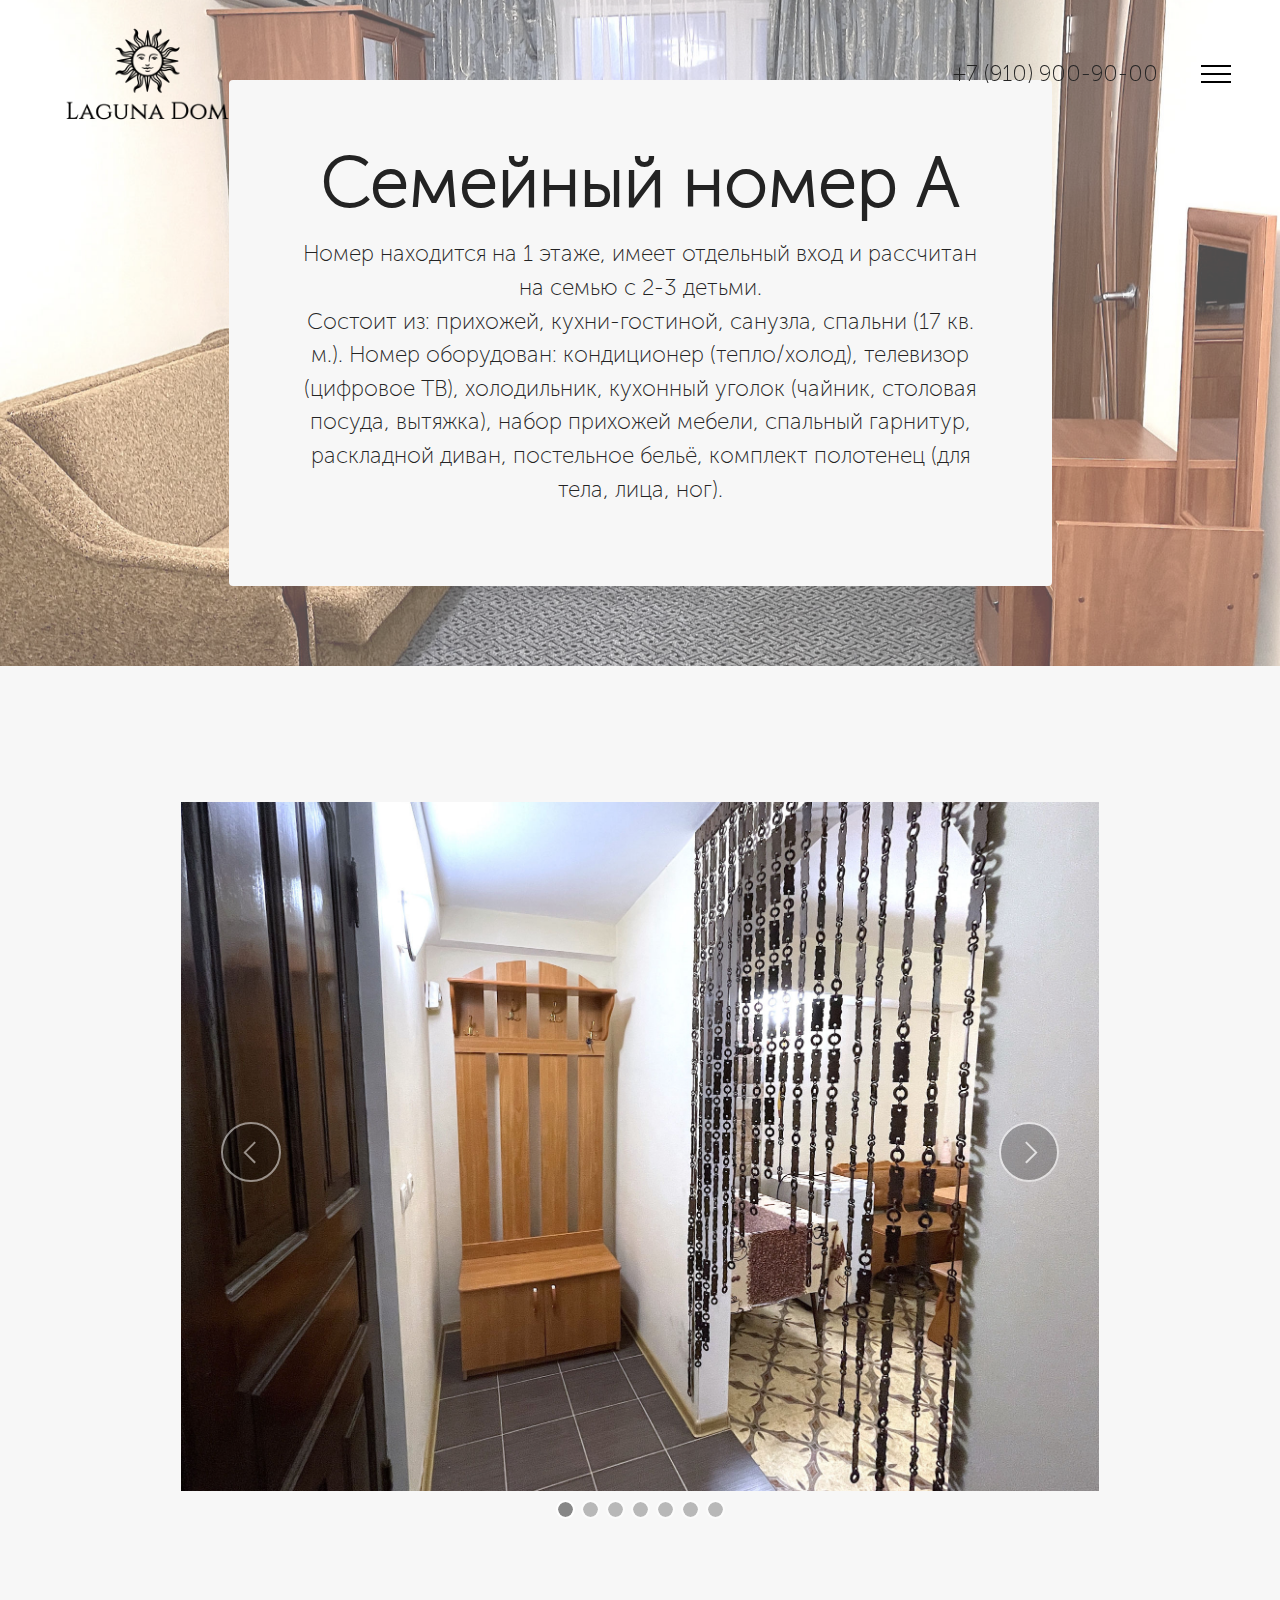
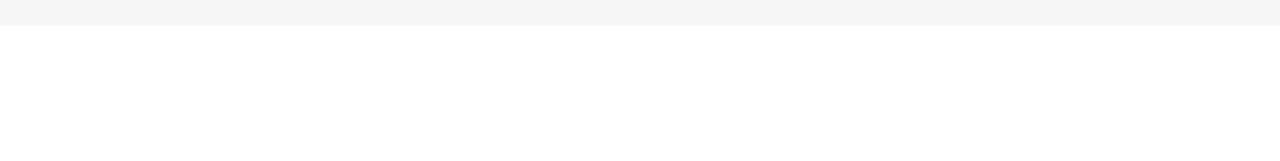
<file: Family-room-A.html>
<!DOCTYPE html>
<html  >
<head>
  <!-- Site made with Mobirise Website Builder v6.0.1, https://mobirise.com -->
  <meta charset="UTF-8">
  <meta http-equiv="X-UA-Compatible" content="IE=edge">
  <meta name="generator" content="Mobirise v6.0.1, mobirise.com">
  <meta name="viewport" content="width=device-width, initial-scale=1, minimum-scale=1">
  <link rel="shortcut icon" href="assets/images/favicon-512-128x128-1.png" type="image/x-icon">
  <meta name="description" content="">
  
  
  <title>Семейный номер А</title>
  <link rel="stylesheet" href="assets/web/assets/mobirise-icons2/mobirise2.css">
  <link rel="stylesheet" href="assets/bootstrap/css/bootstrap.min.css">
  <link rel="stylesheet" href="assets/bootstrap/css/bootstrap-grid.min.css">
  <link rel="stylesheet" href="assets/bootstrap/css/bootstrap-reboot.min.css">
  <link rel="stylesheet" href="assets/parallax/jarallax.css">
  <link rel="stylesheet" href="assets/dropdown/css/style.css">
  <link rel="stylesheet" href="assets/socicon/css/styles.css">
  <link rel="stylesheet" href="assets/theme/css/style.css">
  <link href="assets/fonts/style.css" rel="stylesheet">
  <link rel="preload" as="style" href="assets/mobirise/css/mbr-additional.css?v=bZzYlL"><link rel="stylesheet" href="assets/mobirise/css/mbr-additional.css?v=bZzYlL" type="text/css">
  <link rel="stylesheet" href="assets/custom/custom-dropdown.css">
  
  
  
</head>
<body>

<!-- Analytics -->
<!-- Yandex.Metrika counter -->
<script type="text/javascript" >
   (function(m,e,t,r,i,k,a){m[i]=m[i]||function(){(m[i].a=m[i].a||[]).push(arguments)};
   m[i].l=1*new Date();k=e.createElement(t),a=e.getElementsByTagName(t)[0],k.async=1,k.src=r,a.parentNode.insertBefore(k,a)})
   (window, document, "script", "https://mc.yandex.ru/metrika/tag.js", "ym");

   ym(73011445, "init", {
        clickmap:true,
        trackLinks:true,
        accurateTrackBounce:true,
        webvisor:true
   });
</script>
<noscript><div><img src="https://mc.yandex.ru/watch/73011445" style="position:absolute; left:-9999px;" alt="" /></div></noscript>
<!-- /Yandex.Metrika counter -->
<!-- /Analytics -->


  
  <section data-bs-version="5.1" class="menu menu1 cid-ssGXk9DCXR" once="menu" id="menu1-2c">
    

    <nav class="navbar navbar-dropdown navbar-fixed-top collapsed">
        <div class="container-fluid">
            <div class="navbar-brand">
                <span class="navbar-logo">
                    
                        <a href="https://lagunadom.com"><img src="assets/images/219x141.png" alt="lagunadom" style="height: 8rem;"></a>
                    
                </span>
                
            </div>

            <div class="navbar-right-container">
                <!-- Контакты дропдаун для мобильной версии -->
                <div class="header--actions_mobile">
                    <div class="mobile-contact-button" data-bs-toggle="modal" data-bs-target="#mobileContactsModal">
                        <span class="mbr-iconfont mobi-mbri-phone mobi-mbri"></span>
                    </div>
                </div>
                
                <!-- Контакты дропдаун для десктопной версии -->
                <div class="header--contacts is_dropdown">
                    <a class="nav-link link text-black text-primary display-7" href="tel:+79109009000">
                        <span>+7 (910) 900-90-00</span>
                        <span class="mbr-iconfont mbri-arrow-down"></span>
                    </a>
                    <div class="is_dropdown--wrapper" aria-hidden="true">
                        <div class="is_dropdown--content">
                            <div class="contact">
                                <div class="contact--title">Телефон для связи</div>
                                <div class="contact--value">
                                    <a href="tel:+79109009000">+7 (910) 900-90-00</a>
                                </div>
                            </div>
                            <div class="contact">
                                <div class="contact--title">Мессенджеры и соцсети</div>
                                <div class="contact--value">
                                    <a href="https://api.whatsapp.com/send?phone=79109009000" title="WhatsApp">
                                        <span class="mbr-iconfont socicon-whatsapp socicon"></span>
                                    </a>
                                </div>
                                <div class="contact--value">
                                    <a href="https://t.me/laguna_dom" title="Telegram">
                                        <span class="mbr-iconfont socicon-telegram socicon"></span>
                                    </a>
                                </div>
                                <div class="contact--value">
                                    <a href="https://www.instagram.com/laguna_dom/" title="Instagram*">
                                        <span class="mbr-iconfont socicon-instagram socicon"></span>
                                    </a>
                                </div>
                            </div>
                            <div class="contact">
                                <div class="disclaimer">
                                    * Instagram - продукт компании Meta Platforms Inc., деятельность которой в России запрещена
                                </div>
                            </div>
                        </div>
                    </div>
                </div>
                
                <button class="navbar-toggler" type="button" data-toggle="collapse" data-bs-toggle="collapse" data-target="#navbarSupportedContent" data-bs-target="#navbarSupportedContent" aria-controls="navbarNavAltMarkup" aria-expanded="false" aria-label="Toggle navigation">
                    <div class="hamburger">
                        <span></span>
                        <span></span>
                        <span></span>
                        <span></span>
                    </div>
                </button>
            </div>
            <div class="collapse navbar-collapse" id="navbarSupportedContent">
                <ul class="navbar-nav nav-dropdown nav-right" data-app-modern-menu="true"><li class="nav-item"><a class="nav-link link text-black text-primary display-7" href="index.html#header1-f">
                            Главная</a></li>
                    <li class="nav-item"><a class="nav-link link text-black text-primary display-7" href="index.html#gallery2-19">
                            Номера</a></li>
                    <li class="nav-item"><a class="nav-link link text-black text-primary display-7" href="index.html#contacts3-n">Контакты</a>
                    </li><li class="nav-item"><a class="nav-link link text-black text-primary display-7" href="about.html#header12-31">О нас</a></li><li class="nav-item"><a class="nav-link link text-black text-primary display-7" href="https://ya.cc/6nCDg" target="_blank">Отзывы</a></li></ul>
                
                
            </div>
        </div>
    </nav>
</section>

<section data-bs-version="5.1" class="header12 cid-sZqRo1jZNS mbr-parallax-background" id="header12-5x">

    

    <div class="mbr-overlay" style="opacity: 0.3; background-color: rgb(255, 255, 255);">
    </div>
    <div class="container">
        <div class="row justify-content-center">
            <div class="card col-12 col-md-12 col-lg-9">
                <div class="card-wrapper">
                    <div class="card-box align-center">
                        <h1 class="card-title mbr-fonts-style mb-3 display-1">
                            <strong>Семейный номер А</strong></h1>
                        <p class="mbr-text mbr-fonts-style display-7">Номер находится на 1 этаже, имеет отдельный вход и рассчитан на семью с 2-3 детьми. <br>Состоит из: прихожей, кухни-гостиной, санузла, спальни (17 кв. м.). Номер оборудован: кондиционер (тепло/холод), телевизор (цифровое ТВ), холодильник,&nbsp;кухонный уголок (чайник, столовая посуда, вытяжка), набор прихожей мебели, спальный гарнитур, раскладной диван,  постельное бельё, комплект полотенец (для тела, лица, ног).<br></p>
                        
                    </div>
                </div>
            </div>
        </div>
    </div>
</section>

<section data-bs-version="5.1" class="slider2 cid-sZZVRM9Cjj" id="slider2-6o">
    

    
    <div class="container">
        <div class="row justify-content-center">
            <div class="col-12 col-md-10">
                <div class="carousel slide" id="uIc7ChWZhN" data-interval="5000" data-bs-interval="5000">
                    
                    <ol class="carousel-indicators">
                        <li data-slide-to="0" data-bs-slide-to="0" class="active" data-target="#uIc7ChWZhN" data-bs-target="#uIc7ChWZhN"></li><li data-slide-to="1" data-bs-slide-to="1" class="" data-target="#uIc7ChWZhN" data-bs-target="#uIc7ChWZhN"></li><li data-slide-to="2" data-bs-slide-to="2" class="" data-target="#uIc7ChWZhN" data-bs-target="#uIc7ChWZhN"></li><li data-slide-to="3" data-bs-slide-to="3" class="" data-target="#uIc7ChWZhN" data-bs-target="#uIc7ChWZhN"></li><li data-slide-to="4" data-bs-slide-to="4" class="" data-target="#uIc7ChWZhN" data-bs-target="#uIc7ChWZhN"></li><li data-slide-to="5" data-bs-slide-to="5" class="" data-target="#uIc7ChWZhN" data-bs-target="#uIc7ChWZhN"></li><li data-slide-to="6" data-bs-slide-to="6" class="" data-target="#uIc7ChWZhN" data-bs-target="#uIc7ChWZhN"></li>
                        
                        
                    </ol>
                    <div class="carousel-inner">
                        <div class="carousel-item slider-image item active">
                            <div class="item-wrapper">
                                <img class="d-block w-100" src="assets/images/10a1-1900x1425.jpg" alt="Mobirise Website Builder" data-slide-to="0" data-bs-slide-to="0">
                                
                            </div>
                        </div><div class="carousel-item slider-image item">
                            <div class="item-wrapper">
                                <img class="d-block w-100" src="assets/images/10a2-1900x1425.jpg" alt="Mobirise Website Builder" data-slide-to="1" data-bs-slide-to="1">
                                
                            </div>
                        </div><div class="carousel-item slider-image item">
                            <div class="item-wrapper">
                                <img class="d-block w-100" src="assets/images/10a3-1900x1425.jpg" alt="Mobirise Website Builder" data-slide-to="2" data-bs-slide-to="2">
                                
                            </div>
                        </div><div class="carousel-item slider-image item">
                            <div class="item-wrapper">
                                <img class="d-block w-100" src="assets/images/10a4-1900x1425.jpg" alt="Mobirise Website Builder" data-slide-to="3" data-bs-slide-to="3">
                                
                            </div>
                        </div><div class="carousel-item slider-image item">
                            <div class="item-wrapper">
                                <img class="d-block w-100" src="assets/images/10a5-1900x1425.jpg" alt="Mobirise Website Builder" data-slide-to="4" data-bs-slide-to="4">
                                
                            </div>
                        </div><div class="carousel-item slider-image item">
                            <div class="item-wrapper">
                                <img class="d-block w-100" src="assets/images/10a6-1900x1425.jpg" alt="Mobirise Website Builder" data-slide-to="5" data-bs-slide-to="5">
                                
                            </div>
                        </div><div class="carousel-item slider-image item">
                            <div class="item-wrapper">
                                <img class="d-block w-100" src="assets/images/10a7-1900x1425.jpg" alt="Mobirise Website Builder" data-slide-to="6" data-bs-slide-to="6">
                                
                            </div>
                        </div>
                        
                        
                    </div>
                    <a class="carousel-control carousel-control-prev" role="button" data-slide="prev" data-bs-slide="prev" href="#uIc7ChWZhN">
                        <span class="mobi-mbri mobi-mbri-arrow-prev" aria-hidden="true"></span>
                        <span class="sr-only visually-hidden">Previous</span>
                    </a>
                    <a class="carousel-control carousel-control-next" role="button" data-slide="next" data-bs-slide="next" href="#uIc7ChWZhN">
                        <span class="mobi-mbri mobi-mbri-arrow-next" aria-hidden="true"></span>
                        <span class="sr-only visually-hidden">Next</span>
                    </a>
                </div>
            </div>
        </div>
    </div>
</section>

<section data-bs-version="5.1" class="footer3 cid-sZr8aVg6HX mbr-reveal" once="footers" id="footer3-61">

    

    

    <div class="container">
        <div class="media-container-row align-center mbr-white">
            
            <div class="row social-row">
                <div class="social-list align-right pb-2">
                    
                    
                    
                    
                    
                    
                <div class="soc-item">
                        <a href="tel:+79109009000">
                            <span class="mbr-iconfont mbr-iconfont-social mobi-mbri-phone mobi-mbri"></span>
                        </a>
                    </div><div class="soc-item">
                        <a href="tg://resolve?domain=laguna_dom">
                            <span class="mbr-iconfont mbr-iconfont-social socicon-telegram socicon"></span>
                        </a>
                    </div><div class="soc-item">
                        <a href="https://api.whatsapp.com/send?phone=79109009000" target="_blank">
                            <span class="mbr-iconfont mbr-iconfont-social socicon-whatsapp socicon"></span>
                        </a>
                    </div><div class="soc-item">
                        <a href="https://yandex.ru/maps/-/CHbIUAnA" target="_blank">
                            <span class="mbr-iconfont mbr-iconfont-social mobi-mbri-map-pin mobi-mbri"></span>
                        </a>
                    </div></div>
            </div>
            <div class="row row-copirayt">
                <p class="mbr-text mb-0 mbr-fonts-style mbr-white align-center display-7">
                    © Lagunadom</p>
            </div>
        </div>
    </div>
</section><section class="display-7" style="padding: 0;align-items: center;justify-content: center;flex-wrap: wrap;    align-content: center;display: flex;position: relative;height: 0rem;"><a href="https://mobiri.se/2758666" style="flex: 0 0;height: 0rem;position: absolute;width: 100%;z-index: 0;"><img alt="" style="height: 0rem;" src="[data-uri]"></a><p style="margin: 0;text-align: center;" class="display-7">&#8204;</p><a style="z-index:0" href="https://mobirise.com/builder/ai-website-creator.html"></a></section><script src="assets/bootstrap/js/bootstrap.bundle.min.js"></script>  <script src="assets/parallax/jarallax.js"></script>  <script src="assets/smoothscroll/smooth-scroll.js"></script>  <script src="assets/ytplayer/index.js"></script>  <script src="assets/dropdown/js/navbar-dropdown.js"></script>  <script src="assets/mbr-switch-arrow/mbr-switch-arrow.js"></script>  <script src="assets/theme/js/script.js"></script>  
  
  <!-- Мобильное модальное окно для контактов -->
<div class="modal fade" id="mobileContactsModal" tabindex="-1" aria-labelledby="mobileContactsModalLabel" aria-hidden="true">
    <div class="modal-dialog modal-dialog-centered mobile-bottom-sheet">
      <div class="modal-content">
        <div class="modal-header">
          <h5 class="modal-title" id="mobileContactsModalLabel">Связаться с нами</h5>
          <button type="button" class="btn-close" data-bs-dismiss="modal" aria-label="Close"></button>
        </div>
        <div class="modal-body">
          <div class="mobile-contacts-container">
            <div class="contact">
              <div class="contact--title">Телефон для связи</div>
              <div class="contact--value">
                <a href="tel:+79109009000">+7 (910) 900-90-00</a>
              </div>
            </div>
            <div class="contact">
              <div class="contact--title">Мессенджеры и соцсети</div>
              <div class="contact--values-container">
                <div class="contact--value">
                  <a href="https://api.whatsapp.com/send?phone=79109009000" title="WhatsApp">
                    <span class="mbr-iconfont socicon-whatsapp socicon"></span>
                    <span>WhatsApp</span>
                  </a>
                </div>
                <div class="contact--value">
                  <a href="https://t.me/laguna_dom" title="Telegram">
                    <span class="mbr-iconfont socicon-telegram socicon"></span>
                    <span>Telegram</span>
                  </a>
                </div>
                <div class="contact--value">
                  <a href="https://www.instagram.com/laguna_dom/" title="Instagram*">
                    <span class="mbr-iconfont socicon-instagram socicon"></span>
                    <span>Instagram*</span>
                  </a>
                </div>
              </div>
            </div>
            <div class="contact">
              <div class="disclaimer">
                * Instagram - продукт компании Meta Platforms Inc., деятельность которой в России запрещена
              </div>
            </div>
          </div>
        </div>
      </div>
    </div>
  </div>
</body>
</html>
</file>
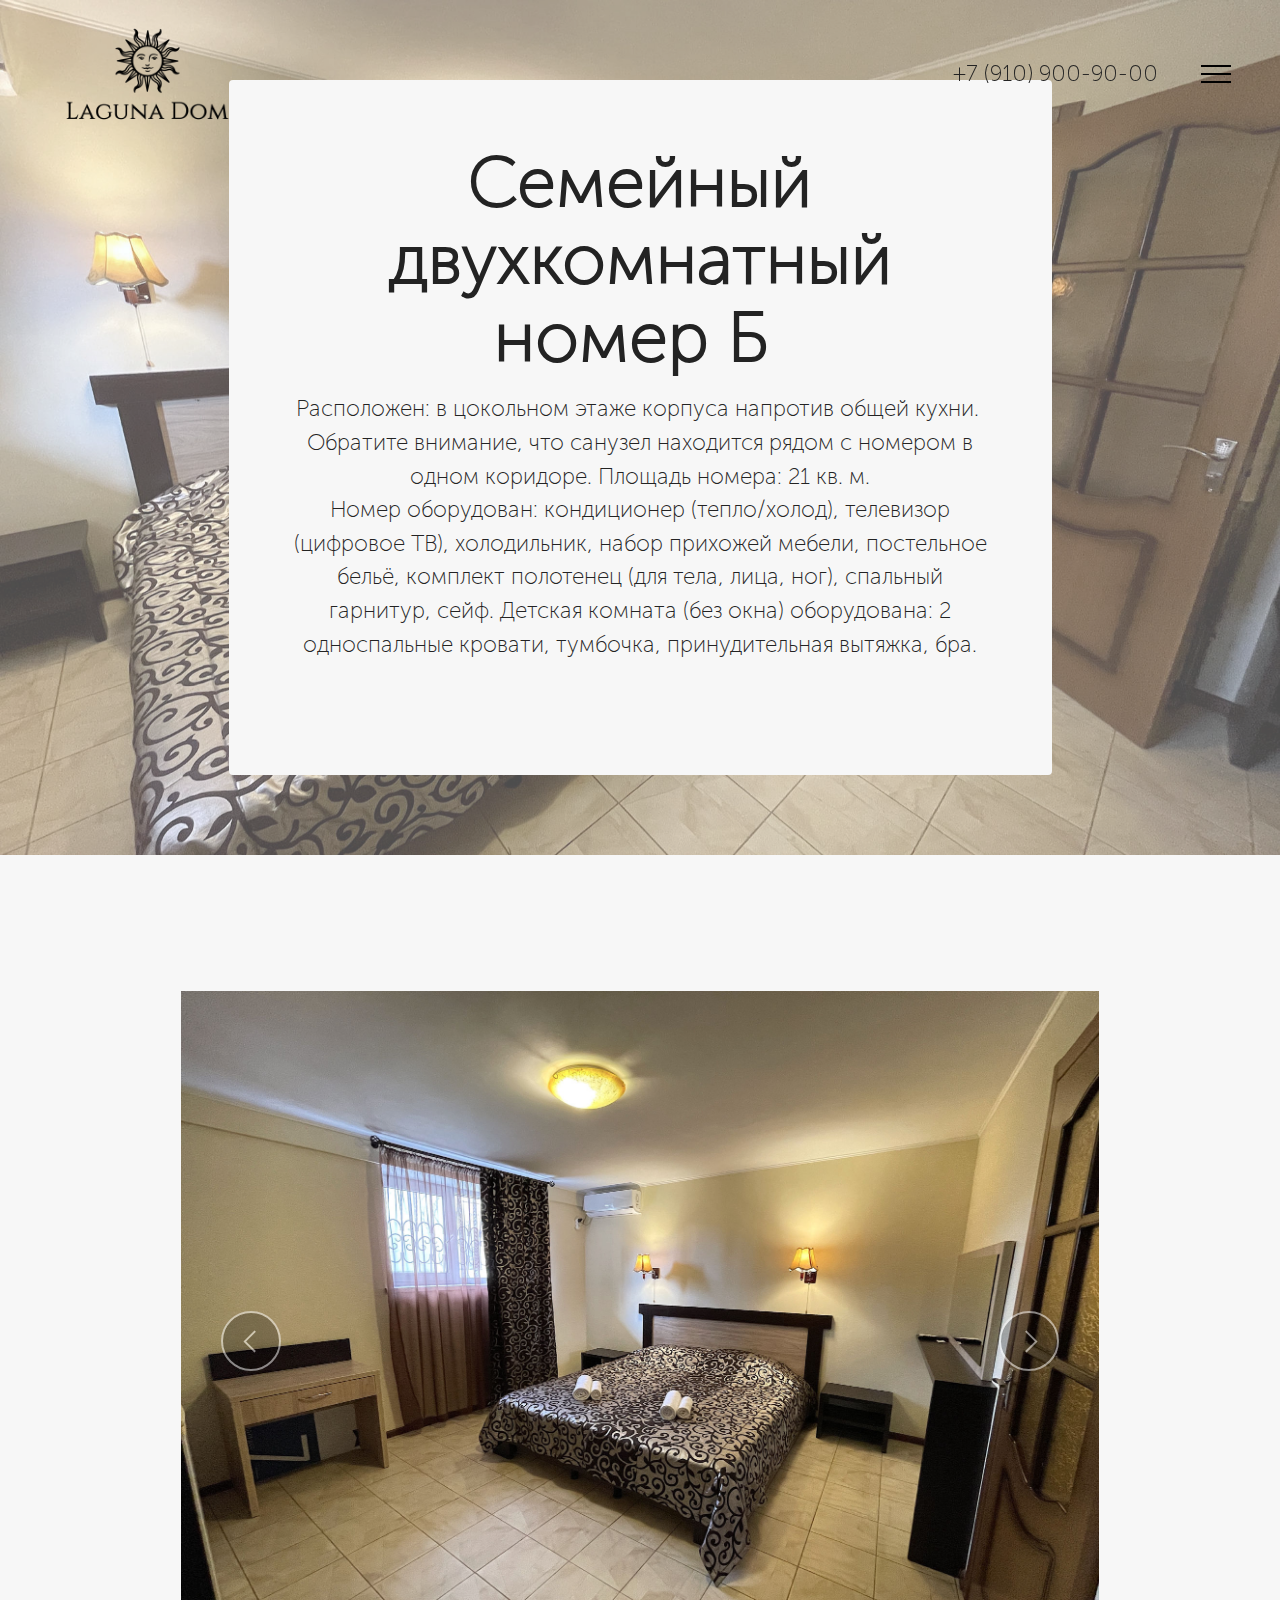
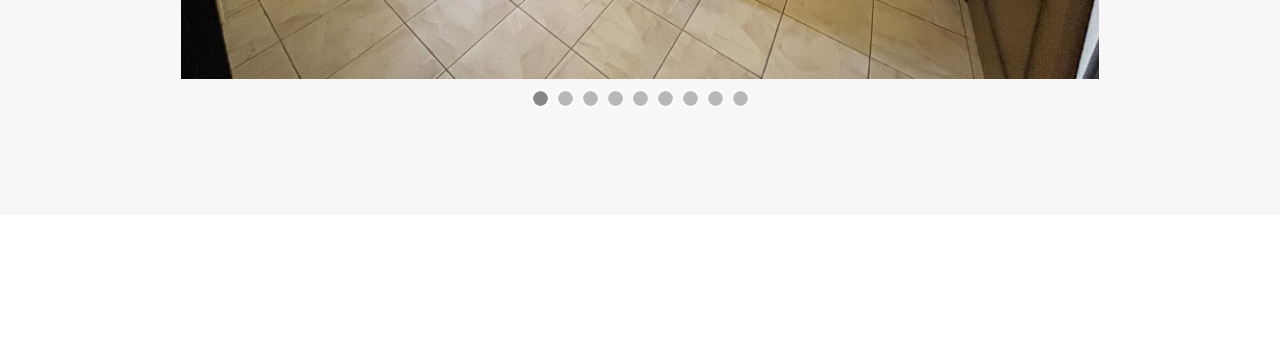
<file: Family-room-B.html>
<!DOCTYPE html>
<html  >
<head>
  <!-- Site made with Mobirise Website Builder v6.0.1, https://mobirise.com -->
  <meta charset="UTF-8">
  <meta http-equiv="X-UA-Compatible" content="IE=edge">
  <meta name="generator" content="Mobirise v6.0.1, mobirise.com">
  <meta name="viewport" content="width=device-width, initial-scale=1, minimum-scale=1">
  <link rel="shortcut icon" href="assets/images/favicon-512-128x128-1.png" type="image/x-icon">
  <meta name="description" content="">
  
  
  <title>Семейный номер Б (эконом)</title>
  <link rel="stylesheet" href="assets/web/assets/mobirise-icons2/mobirise2.css">
  <link rel="stylesheet" href="assets/bootstrap/css/bootstrap.min.css">
  <link rel="stylesheet" href="assets/bootstrap/css/bootstrap-grid.min.css">
  <link rel="stylesheet" href="assets/bootstrap/css/bootstrap-reboot.min.css">
  <link rel="stylesheet" href="assets/parallax/jarallax.css">
  <link rel="stylesheet" href="assets/dropdown/css/style.css">
  <link rel="stylesheet" href="assets/socicon/css/styles.css">
  <link rel="stylesheet" href="assets/theme/css/style.css">
  <link href="assets/fonts/style.css" rel="stylesheet">
  <link rel="preload" as="style" href="assets/mobirise/css/mbr-additional.css?v=2JT9tz"><link rel="stylesheet" href="assets/mobirise/css/mbr-additional.css?v=2JT9tz" type="text/css">
  <link rel="stylesheet" href="assets/custom/custom-dropdown.css">
  
  
  
</head>
<body>

<!-- Analytics -->
<!-- Yandex.Metrika counter -->
<script type="text/javascript" >
   (function(m,e,t,r,i,k,a){m[i]=m[i]||function(){(m[i].a=m[i].a||[]).push(arguments)};
   m[i].l=1*new Date();k=e.createElement(t),a=e.getElementsByTagName(t)[0],k.async=1,k.src=r,a.parentNode.insertBefore(k,a)})
   (window, document, "script", "https://mc.yandex.ru/metrika/tag.js", "ym");

   ym(73011445, "init", {
        clickmap:true,
        trackLinks:true,
        accurateTrackBounce:true,
        webvisor:true
   });
</script>
<noscript><div><img src="https://mc.yandex.ru/watch/73011445" style="position:absolute; left:-9999px;" alt="" /></div></noscript>
<!-- /Yandex.Metrika counter -->
<!-- /Analytics -->


  
  <section data-bs-version="5.1" class="menu menu1 cid-ssGZWqTxus" once="menu" id="menu1-2k">
    

    <nav class="navbar navbar-dropdown navbar-fixed-top collapsed">
        <div class="container-fluid">
            <div class="navbar-brand">
                <span class="navbar-logo">
                    
                        <a href="https://lagunadom.com"><img src="assets/images/219x141.png" alt="lagunadom" style="height: 8rem;"></a>
                    
                </span>
                
            </div>
            <div class="navbar-right-container">
                <!-- Контакты дропдаун для мобильной версии -->
                <div class="header--actions_mobile">
                    <div class="mobile-contact-button" data-bs-toggle="modal" data-bs-target="#mobileContactsModal">
                        <span class="mbr-iconfont mobi-mbri-phone mobi-mbri"></span>
                    </div>
                </div>
                
                <!-- Контакты дропдаун для десктопной версии -->
                <div class="header--contacts is_dropdown">
                    <a class="nav-link link text-black text-primary display-7" href="tel:+79109009000">
                        <span>+7 (910) 900-90-00</span>
                        <span class="mbr-iconfont mbri-arrow-down"></span>
                    </a>
                    <div class="is_dropdown--wrapper" aria-hidden="true">
                        <div class="is_dropdown--content">
                            <div class="contact">
                                <div class="contact--title">Телефон для связи</div>
                                <div class="contact--value">
                                    <a href="tel:+79109009000">+7 (910) 900-90-00</a>
                                </div>
                            </div>
                            <div class="contact">
                                <div class="contact--title">Мессенджеры и соцсети</div>
                                <div class="contact--value">
                                    <a href="https://api.whatsapp.com/send?phone=79109009000" title="WhatsApp">
                                        <span class="mbr-iconfont socicon-whatsapp socicon"></span>
                                    </a>
                                </div>
                                <div class="contact--value">
                                    <a href="https://t.me/laguna_dom" title="Telegram">
                                        <span class="mbr-iconfont socicon-telegram socicon"></span>
                                    </a>
                                </div>
                                <div class="contact--value">
                                    <a href="https://www.instagram.com/laguna_dom/" title="Instagram*">
                                        <span class="mbr-iconfont socicon-instagram socicon"></span>
                                    </a>
                                </div>
                            </div>
                            <div class="contact">
                                <div class="disclaimer">
                                    * Instagram - продукт компании Meta Platforms Inc., деятельность которой в России запрещена
                                </div>
                            </div>
                        </div>
                    </div>
                </div>
                
                <button class="navbar-toggler" type="button" data-toggle="collapse" data-bs-toggle="collapse" data-target="#navbarSupportedContent" data-bs-target="#navbarSupportedContent" aria-controls="navbarNavAltMarkup" aria-expanded="false" aria-label="Toggle navigation">
                    <div class="hamburger">
                        <span></span>
                        <span></span>
                        <span></span>
                        <span></span>
                    </div>
                </button>
            </div>
            <div class="collapse navbar-collapse" id="navbarSupportedContent">
                <ul class="navbar-nav nav-dropdown nav-right" data-app-modern-menu="true"><li class="nav-item"><a class="nav-link link text-black text-primary display-7" href="index.html#header1-f">
                            Главная</a></li>
                    <li class="nav-item"><a class="nav-link link text-black text-primary display-7" href="index.html#gallery2-19">
                            Номера</a></li>
                    <li class="nav-item"><a class="nav-link link text-black text-primary display-7" href="index.html#contacts3-n">Контакты</a>
                    </li><li class="nav-item"><a class="nav-link link text-black text-primary display-7" href="about.html#header12-31">О нас</a></li><li class="nav-item"><a class="nav-link link text-black text-primary display-7" href="https://ya.cc/6nCDg" target="_blank">Отзывы</a></li></ul>
                
                
            </div>
        </div>
    </nav>
</section>

<section data-bs-version="5.1" class="header12 cid-sZr0IrNK5g mbr-parallax-background" id="header12-5z">

    

    <div class="mbr-overlay" style="opacity: 0.3; background-color: rgb(255, 255, 255);">
    </div>
    <div class="container">
        <div class="row justify-content-center">
            <div class="card col-12 col-md-12 col-lg-9">
                <div class="card-wrapper">
                    <div class="card-box align-center">
                        <h1 class="card-title mbr-fonts-style mb-3 display-1">
                            <strong>Семейный двухкомнатный номер Б&nbsp;</strong></h1>
                        <p class="mbr-text mbr-fonts-style display-7">Расположен: в цокольном этаже корпуса напротив общей кухни.&nbsp;<br>Обратите внимание, что санузел находится рядом с номером в одном коридоре. Площадь номера: 21 кв. м.<br>Номер оборудован: кондиционер (тепло/холод), телевизор (цифровое ТВ), холодильник, набор прихожей мебели,  постельное бельё, комплект полотенец (для тела, лица, ног), спальный гарнитур, сейф. Детская комната (без окна) оборудована: 2 односпальные кровати, тумбочка, принудительная вытяжка, бра.<br><br></p>
                        
                    </div>
                </div>
            </div>
        </div>
    </div>
</section>

<section data-bs-version="5.1" class="slider2 cid-sZZY0RVd16" id="slider2-6r">
    

    
    <div class="container">
        <div class="row justify-content-center">
            <div class="col-12 col-md-10">
                <div class="carousel slide" id="uIc7CqbW1j" data-interval="5000" data-bs-interval="5000">
                    
                    <ol class="carousel-indicators">
                        <li data-slide-to="0" data-bs-slide-to="0" class="active" data-target="#uIc7CqbW1j" data-bs-target="#uIc7CqbW1j"></li><li data-slide-to="1" data-bs-slide-to="1" class="" data-target="#uIc7CqbW1j" data-bs-target="#uIc7CqbW1j"></li><li data-slide-to="2" data-bs-slide-to="2" class="" data-target="#uIc7CqbW1j" data-bs-target="#uIc7CqbW1j"></li><li data-slide-to="3" data-bs-slide-to="3" class="" data-target="#uIc7CqbW1j" data-bs-target="#uIc7CqbW1j"></li><li data-slide-to="4" data-bs-slide-to="4" class="" data-target="#uIc7CqbW1j" data-bs-target="#uIc7CqbW1j"></li><li data-slide-to="5" data-bs-slide-to="5" class="" data-target="#uIc7CqbW1j" data-bs-target="#uIc7CqbW1j"></li><li data-slide-to="6" data-bs-slide-to="6" class="" data-target="#uIc7CqbW1j" data-bs-target="#uIc7CqbW1j"></li><li data-slide-to="7" data-bs-slide-to="7" class="" data-target="#uIc7CqbW1j" data-bs-target="#uIc7CqbW1j"></li><li data-slide-to="8" data-bs-slide-to="8" class="" data-target="#uIc7CqbW1j" data-bs-target="#uIc7CqbW1j"></li>
                        
                        
                    </ol>
                    <div class="carousel-inner">
                        <div class="carousel-item slider-image item active">
                            <div class="item-wrapper">
                                <img class="d-block w-100" src="assets/images/10b1-1900x1425.jpg" alt="Mobirise Website Builder" data-slide-to="0" data-bs-slide-to="0">
                                
                            </div>
                        </div><div class="carousel-item slider-image item">
                            <div class="item-wrapper">
                                <img class="d-block w-100" src="assets/images/10b2-1900x1425.jpg" alt="Mobirise Website Builder" data-slide-to="1" data-bs-slide-to="1">
                                
                            </div>
                        </div><div class="carousel-item slider-image item">
                            <div class="item-wrapper">
                                <img class="d-block w-100" src="assets/images/10b3-1900x1425.jpg" alt="Mobirise Website Builder" data-slide-to="2" data-bs-slide-to="2">
                                
                            </div>
                        </div><div class="carousel-item slider-image item">
                            <div class="item-wrapper">
                                <img class="d-block w-100" src="assets/images/10b4-1900x1425.jpg" alt="Mobirise Website Builder" data-slide-to="3" data-bs-slide-to="3">
                                
                            </div>
                        </div><div class="carousel-item slider-image item">
                            <div class="item-wrapper">
                                <img class="d-block w-100" src="assets/images/10b5-1900x1425.jpg" alt="Mobirise Website Builder" data-slide-to="4" data-bs-slide-to="4">
                                
                            </div>
                        </div><div class="carousel-item slider-image item">
                            <div class="item-wrapper">
                                <img class="d-block w-100" src="assets/images/10b6-1900x1425.jpg" alt="Mobirise Website Builder" data-slide-to="5" data-bs-slide-to="5">
                                
                            </div>
                        </div><div class="carousel-item slider-image item">
                            <div class="item-wrapper">
                                <img class="d-block w-100" src="assets/images/10b7-1900x1425.jpg" alt="Mobirise Website Builder" data-slide-to="6" data-bs-slide-to="6">
                                
                            </div>
                        </div><div class="carousel-item slider-image item">
                            <div class="item-wrapper">
                                <img class="d-block w-100" src="assets/images/10b8-1900x1425.jpg" alt="Mobirise Website Builder" data-slide-to="7" data-bs-slide-to="7">
                                
                            </div>
                        </div><div class="carousel-item slider-image item">
                            <div class="item-wrapper">
                                <img class="d-block w-100" src="assets/images/10b9-1900x1425.jpg" alt="Mobirise Website Builder" data-slide-to="8" data-bs-slide-to="8">
                                
                            </div>
                        </div>
                        
                        
                    </div>
                    <a class="carousel-control carousel-control-prev" role="button" data-slide="prev" data-bs-slide="prev" href="#uIc7CqbW1j">
                        <span class="mobi-mbri mobi-mbri-arrow-prev" aria-hidden="true"></span>
                        <span class="sr-only visually-hidden">Previous</span>
                    </a>
                    <a class="carousel-control carousel-control-next" role="button" data-slide="next" data-bs-slide="next" href="#uIc7CqbW1j">
                        <span class="mobi-mbri mobi-mbri-arrow-next" aria-hidden="true"></span>
                        <span class="sr-only visually-hidden">Next</span>
                    </a>
                </div>
            </div>
        </div>
    </div>
</section>

<section data-bs-version="5.1" class="footer3 cid-sZr8aVg6HX mbr-reveal" once="footers" id="footer3-61">

    

    

    <div class="container">
        <div class="media-container-row align-center mbr-white">
            
            <div class="row social-row">
                <div class="social-list align-right pb-2">
                    
                    
                    
                    
                    
                    
                <div class="soc-item">
                        <a href="tel:+79109009000">
                            <span class="mbr-iconfont mbr-iconfont-social mobi-mbri-phone mobi-mbri"></span>
                        </a>
                    </div><div class="soc-item">
                        <a href="tg://resolve?domain=laguna_dom">
                            <span class="mbr-iconfont mbr-iconfont-social socicon-telegram socicon"></span>
                        </a>
                    </div><div class="soc-item">
                        <a href="https://api.whatsapp.com/send?phone=79109009000" target="_blank">
                            <span class="mbr-iconfont mbr-iconfont-social socicon-whatsapp socicon"></span>
                        </a>
                    </div><div class="soc-item">
                        <a href="https://yandex.ru/maps/-/CHbIUAnA" target="_blank">
                            <span class="mbr-iconfont mbr-iconfont-social mobi-mbri-map-pin mobi-mbri"></span>
                        </a>
                    </div></div>
            </div>
            <div class="row row-copirayt">
                <p class="mbr-text mb-0 mbr-fonts-style mbr-white align-center display-7">
                    © Lagunadom</p>
            </div>
        </div>
    </div>
</section><section class="display-7" style="padding: 0;align-items: center;justify-content: center;flex-wrap: wrap;    align-content: center;display: flex;position: relative;height: 0rem;"><a href="https://mobiri.se/2758666" style="flex: 0 0;height: 0rem;position: absolute;width: 100%;z-index: 0;"><img alt="" style="height: 0rem;" src="[data-uri]"></a><p style="margin: 0;text-align: center;" class="display-7">&#8204;</p><a style="z-index:0" href="https://mobirise.com/builder/ai-website-creator.html"></a></section><script src="assets/bootstrap/js/bootstrap.bundle.min.js"></script>  <script src="assets/parallax/jarallax.js"></script>  <script src="assets/smoothscroll/smooth-scroll.js"></script>  <script src="assets/ytplayer/index.js"></script>  <script src="assets/dropdown/js/navbar-dropdown.js"></script>  <script src="assets/mbr-switch-arrow/mbr-switch-arrow.js"></script>  <script src="assets/theme/js/script.js"></script>  
  
  <!-- Мобильное модальное окно для контактов -->
<div class="modal fade" id="mobileContactsModal" tabindex="-1" aria-labelledby="mobileContactsModalLabel" aria-hidden="true">
    <div class="modal-dialog modal-dialog-centered mobile-bottom-sheet">
      <div class="modal-content">
        <div class="modal-header">
          <h5 class="modal-title" id="mobileContactsModalLabel">Связаться с нами</h5>
          <button type="button" class="btn-close" data-bs-dismiss="modal" aria-label="Close"></button>
        </div>
        <div class="modal-body">
          <div class="mobile-contacts-container">
            <div class="contact">
              <div class="contact--title">Телефон для связи</div>
              <div class="contact--value">
                <a href="tel:+79109009000">+7 (910) 900-90-00</a>
              </div>
            </div>
            <div class="contact">
              <div class="contact--title">Мессенджеры и соцсети</div>
              <div class="contact--values-container">
                <div class="contact--value">
                  <a href="https://api.whatsapp.com/send?phone=79109009000" title="WhatsApp">
                    <span class="mbr-iconfont socicon-whatsapp socicon"></span>
                    <span>WhatsApp</span>
                  </a>
                </div>
                <div class="contact--value">
                  <a href="https://t.me/laguna_dom" title="Telegram">
                    <span class="mbr-iconfont socicon-telegram socicon"></span>
                    <span>Telegram</span>
                  </a>
                </div>
                <div class="contact--value">
                  <a href="https://www.instagram.com/laguna_dom/" title="Instagram*">
                    <span class="mbr-iconfont socicon-instagram socicon"></span>
                    <span>Instagram*</span>
                  </a>
                </div>
              </div>
            </div>
            <div class="contact">
              <div class="disclaimer">
                * Instagram - продукт компании Meta Platforms Inc., деятельность которой в России запрещена
              </div>
            </div>
          </div>
        </div>
      </div>
    </div>
  </div>
</body>
</html>
</file>
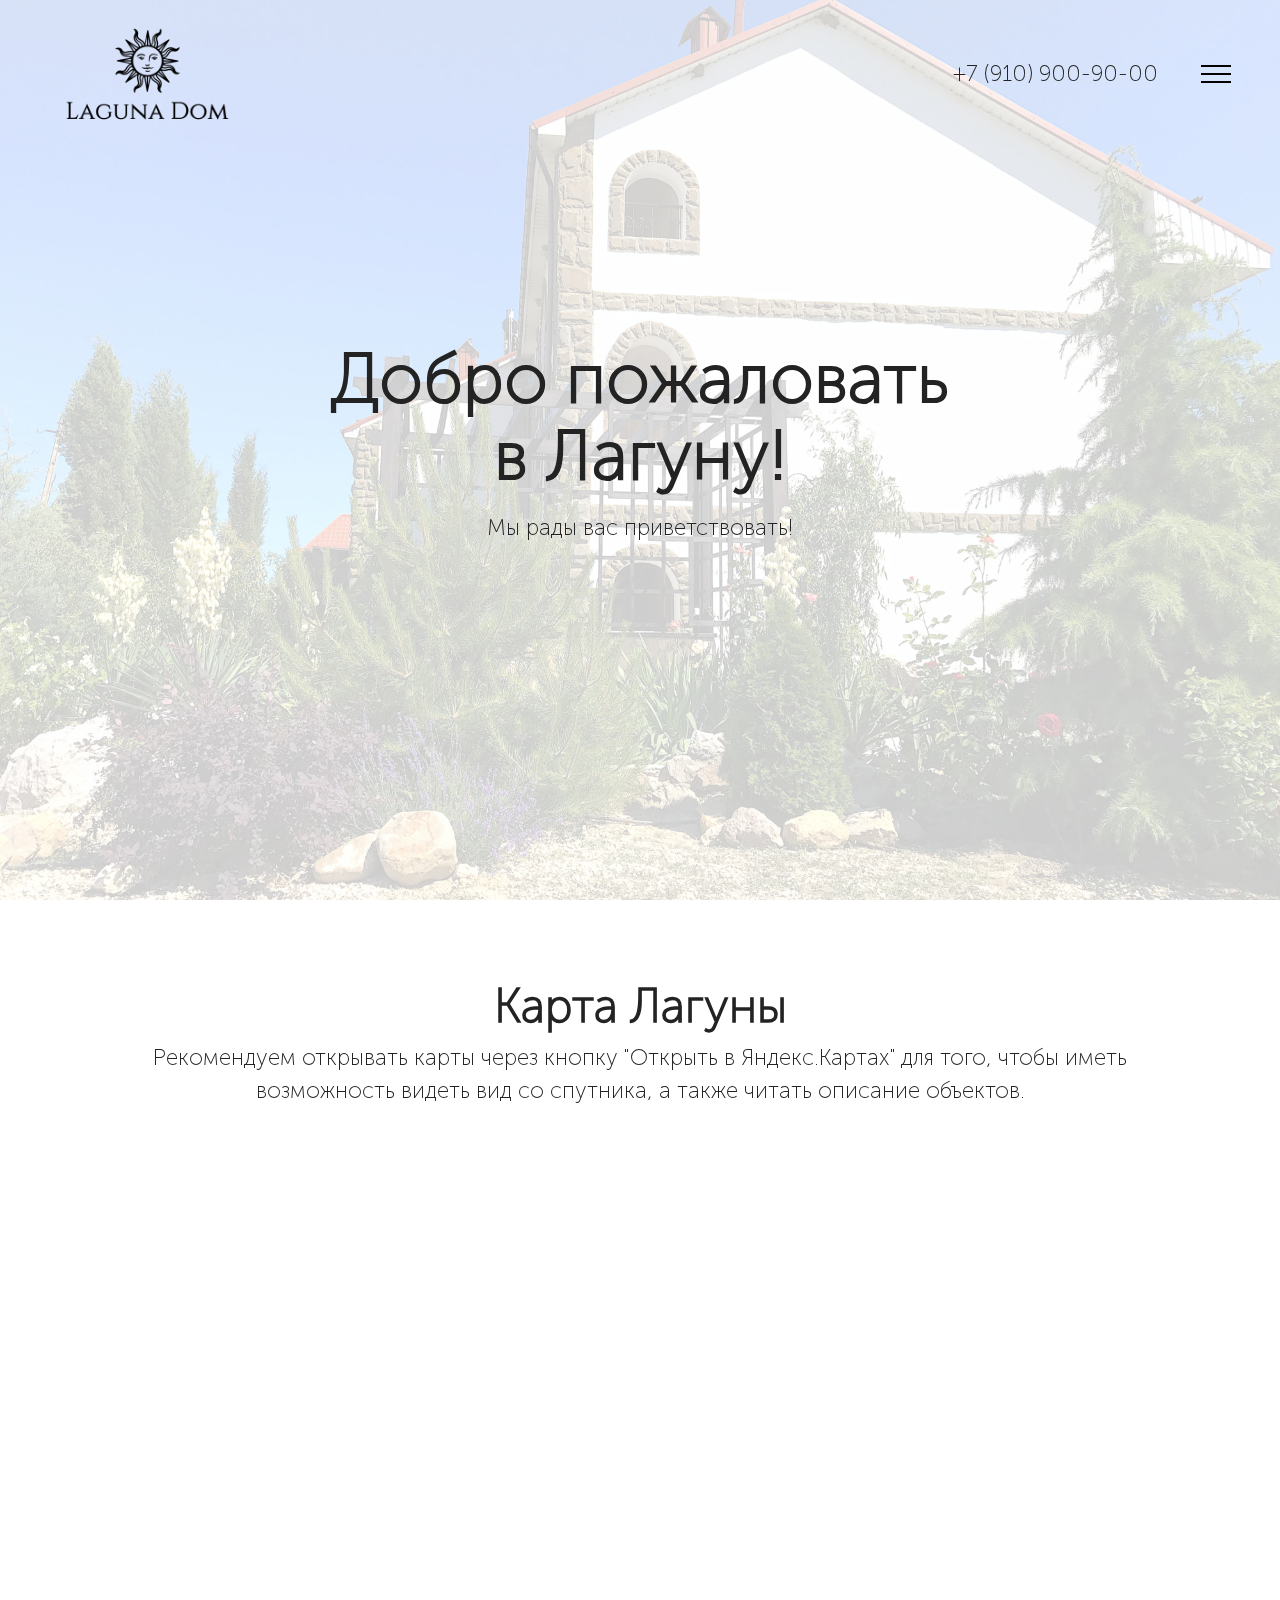
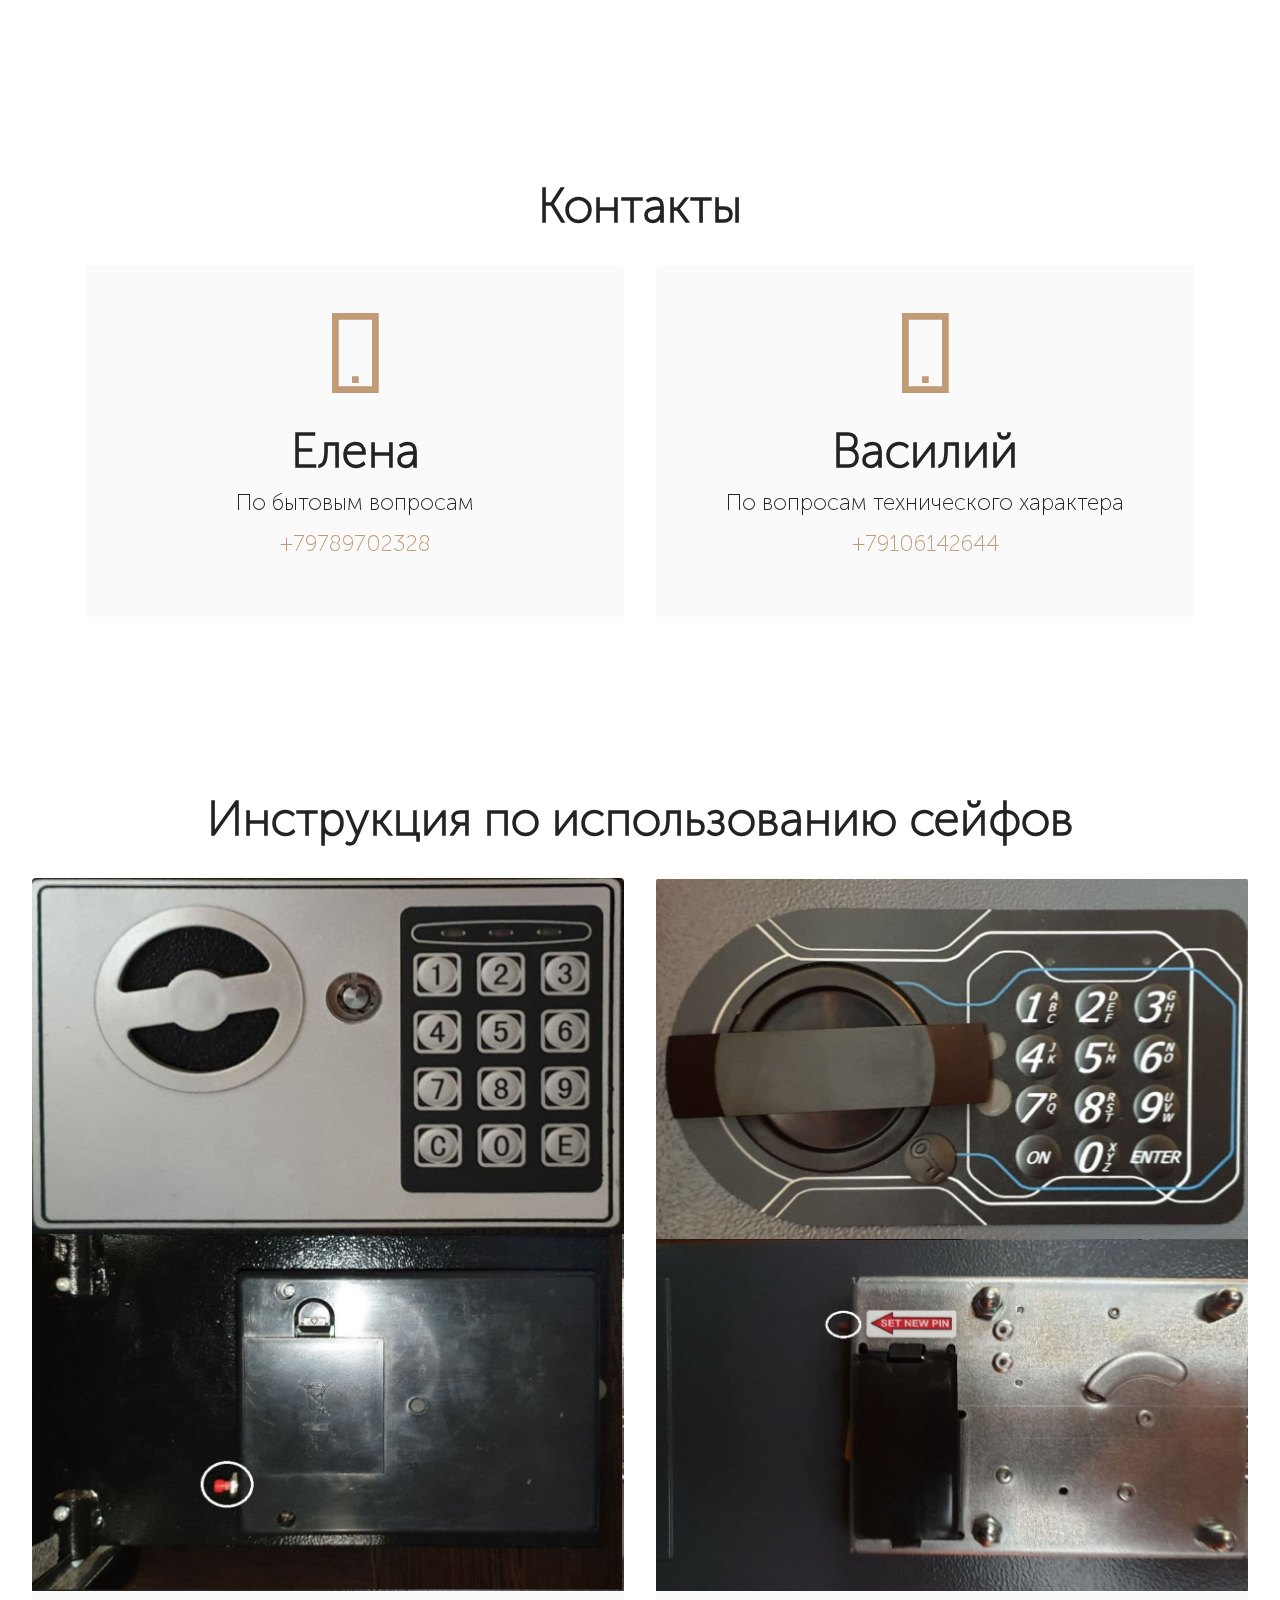
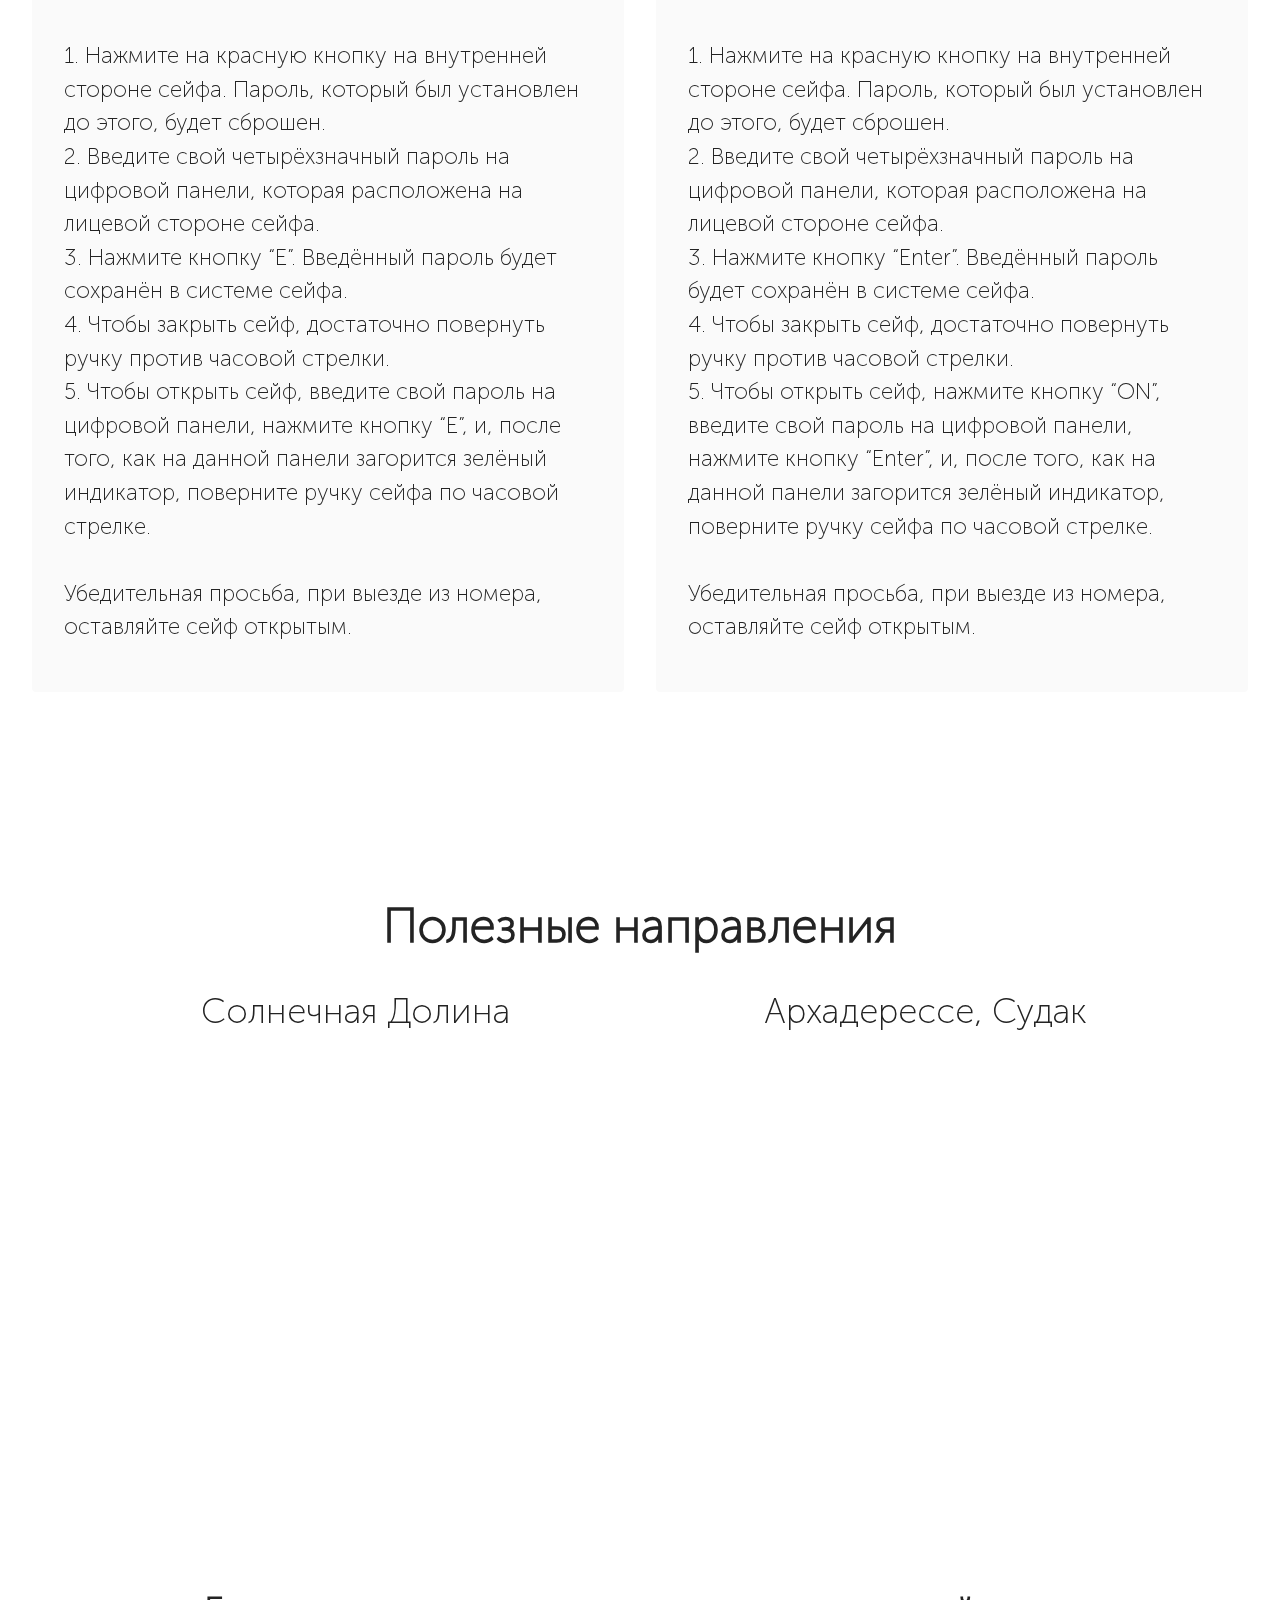
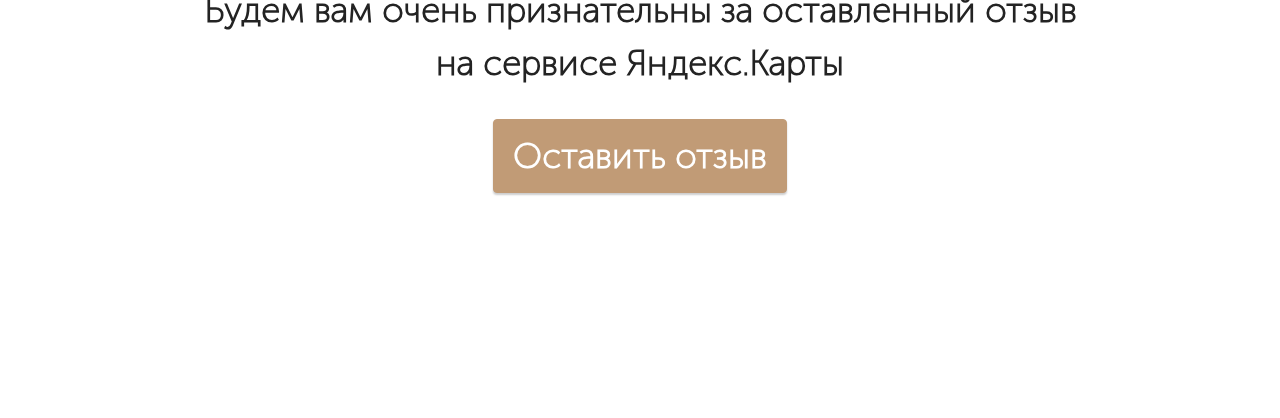
<file: info.html>
<!DOCTYPE html>
<html  >
<head>
  <!-- Site made with Mobirise Website Builder v6.0.1, https://mobirise.com -->
  <meta charset="UTF-8">
  <meta http-equiv="X-UA-Compatible" content="IE=edge">
  <meta name="generator" content="Mobirise v6.0.1, mobirise.com">
  <meta name="viewport" content="width=device-width, initial-scale=1, minimum-scale=1">
  <link rel="shortcut icon" href="assets/images/favicon-512-128x128-1.png" type="image/x-icon">
  <meta name="description" content="">
  
  
  <title>Добро пожаловать в Лагуну!</title>
  <link rel="stylesheet" href="assets/web/assets/mobirise-icons2/mobirise2.css">
  <link rel="stylesheet" href="assets/bootstrap/css/bootstrap.min.css">
  <link rel="stylesheet" href="assets/bootstrap/css/bootstrap-grid.min.css">
  <link rel="stylesheet" href="assets/bootstrap/css/bootstrap-reboot.min.css">
  <link rel="stylesheet" href="assets/parallax/jarallax.css">
  <link rel="stylesheet" href="assets/dropdown/css/style.css">
  <link rel="stylesheet" href="assets/socicon/css/styles.css">
  <link rel="stylesheet" href="assets/theme/css/style.css">
  <link href="assets/fonts/style.css" rel="stylesheet">
  <link rel="preload" as="style" href="assets/mobirise/css/mbr-additional.css?v=7Lb3Op"><link rel="stylesheet" href="assets/mobirise/css/mbr-additional.css?v=7Lb3Op" type="text/css">
  <link rel="stylesheet" href="assets/custom/custom-dropdown.css">
  
  
  
</head>
<body>

<!-- Analytics -->
<!-- Yandex.Metrika counter -->
<script type="text/javascript" >
   (function(m,e,t,r,i,k,a){m[i]=m[i]||function(){(m[i].a=m[i].a||[]).push(arguments)};
   m[i].l=1*new Date();k=e.createElement(t),a=e.getElementsByTagName(t)[0],k.async=1,k.src=r,a.parentNode.insertBefore(k,a)})
   (window, document, "script", "https://mc.yandex.ru/metrika/tag.js", "ym");

   ym(73011445, "init", {
        clickmap:true,
        trackLinks:true,
        accurateTrackBounce:true,
        webvisor:true
   });
</script>
<noscript><div><img src="https://mc.yandex.ru/watch/73011445" style="position:absolute; left:-9999px;" alt="" /></div></noscript>
<!-- /Yandex.Metrika counter -->
<!-- /Analytics -->


  
  <section data-bs-version="5.1" class="menu menu1 cid-sq2FvN46fb" once="menu" id="menu1-3d">
    

    <nav class="navbar navbar-dropdown navbar-fixed-top collapsed">
        <div class="container-fluid">
            <div class="navbar-brand">
                <span class="navbar-logo">
                    
                        <a href="https://lagunadom.com"><img src="assets/images/219x141.png" alt="lagunadom" style="height: 8rem;"></a>
                    
                </span>
                
            </div>
            <div class="navbar-right-container">
                <!-- Контакты дропдаун для мобильной версии -->
                <div class="header--actions_mobile">
                    <div class="mobile-contact-button" data-bs-toggle="modal" data-bs-target="#mobileContactsModal">
                        <span class="mbr-iconfont mobi-mbri-phone mobi-mbri"></span>
                    </div>
                </div>
                
                <!-- Контакты дропдаун для десктопной версии -->
                <div class="header--contacts is_dropdown">
                    <a class="nav-link link text-black text-primary display-7" href="tel:+79109009000">
                        <span>+7 (910) 900-90-00</span>
                        <span class="mbr-iconfont mbri-arrow-down"></span>
                    </a>
                    <div class="is_dropdown--wrapper" aria-hidden="true">
                        <div class="is_dropdown--content">
                            <div class="contact">
                                <div class="contact--title">Телефон для связи</div>
                                <div class="contact--value">
                                    <a href="tel:+79109009000">+7 (910) 900-90-00</a>
                                </div>
                            </div>
                            <div class="contact">
                                <div class="contact--title">Мессенджеры и соцсети</div>
                                <div class="contact--value">
                                    <a href="https://api.whatsapp.com/send?phone=79109009000" title="WhatsApp">
                                        <span class="mbr-iconfont socicon-whatsapp socicon"></span>
                                    </a>
                                </div>
                                <div class="contact--value">
                                    <a href="https://t.me/laguna_dom" title="Telegram">
                                        <span class="mbr-iconfont socicon-telegram socicon"></span>
                                    </a>
                                </div>
                                <div class="contact--value">
                                    <a href="https://www.instagram.com/laguna_dom/" title="Instagram*">
                                        <span class="mbr-iconfont socicon-instagram socicon"></span>
                                    </a>
                                </div>
                            </div>
                            <div class="contact">
                                <div class="disclaimer">
                                    * Instagram - продукт компании Meta Platforms Inc., деятельность которой в России запрещена
                                </div>
                            </div>
                        </div>
                    </div>
                </div>
                
                <button class="navbar-toggler" type="button" data-toggle="collapse" data-bs-toggle="collapse" data-target="#navbarSupportedContent" data-bs-target="#navbarSupportedContent" aria-controls="navbarNavAltMarkup" aria-expanded="false" aria-label="Toggle navigation">
                    <div class="hamburger">
                        <span></span>
                        <span></span>
                        <span></span>
                        <span></span>
                    </div>
                </button>
            </div>
            <div class="collapse navbar-collapse" id="navbarSupportedContent">
                <ul class="navbar-nav nav-dropdown nav-right" data-app-modern-menu="true"><li class="nav-item"><a class="nav-link link text-black text-primary display-7" href="index.html#header1-f">
                            Главная</a></li>
                    <li class="nav-item"><a class="nav-link link text-black text-primary display-7" href="index.html#gallery2-19">
                            Номера</a></li>
                    <li class="nav-item"><a class="nav-link link text-black text-primary display-7" href="index.html#contacts3-n">Контакты</a>
                    </li><li class="nav-item"><a class="nav-link link text-black text-primary display-7" href="about.html#header12-31">О нас</a></li><li class="nav-item"><a class="nav-link link text-black text-primary display-7" href="https://ya.cc/6nCDg" target="_blank">Отзывы</a></li></ul>
                
                
            </div>
        </div>
    </nav>
</section>

<section data-bs-version="5.1" class="header1 cid-sEPt2mMo7W mbr-fullscreen mbr-parallax-background" id="header1-3k">

    

    <div class="mbr-overlay" style="opacity: 0.8; background-color: rgb(255, 255, 255);"></div>

    <div class="align-center container-fluid">
        <div class="row justify-content-center">
            <div class="col-12 col-lg-12">
                <h1 class="mbr-section-title mbr-fonts-style mb-3 display-1"><strong>Добро пожаловать</strong><br><strong>в Лагуну!</strong></h1>
                
                <p class="mbr-text mbr-fonts-style display-7">Мы рады вас приветствовать!</p>
                
            </div>
        </div>
    </div>
</section>

<section data-bs-version="5.1" class="map1 cid-sEPtInztbc" id="map1-3l">
    
    
    <div class="container">
        <div class="mbr-section-head mb-4">
            <h3 class="mbr-section-title mbr-fonts-style align-center mb-0 display-2">
                <strong>Карта Лагуны</strong></h3>
            <h4 class="mbr-section-subtitle mbr-fonts-style align-center mb-0 mt-2 display-7">
                Рекомендуем открывать карты через кнопку "Открыть в Яндекс.Картах" для того, чтобы иметь возможность видеть вид со спутника, а также читать описание объектов.</h4>
        </div>
        <div class="google-map"><iframe frameborder="0" style="border:0" src="https://yandex.ru/map-widget/v1/?um=constructor%3A1794ef6ea96c8e582c90c84af69f91b43944ce7e686af656d4804bcefc70c01e&amp;source=constructor" allowfullscreen=""></iframe></div>
    </div>
</section>

<section data-bs-version="5.1" class="contacts1 cid-sERsXcrDLW" id="contacts1-3o">

    

    
    <div class="container">
        <div class="mbr-section-head">
            <h3 class="mbr-section-title mbr-fonts-style align-center mb-0 display-2">
                <strong>Контакты</strong></h3>
            
        </div>
        <div class="row justify-content-center mt-4">
            <div class="card col-12 col-lg-6">
                <div class="card-wrapper">
                    <div class="card-box align-center">
                        <div class="image-wrapper">
                            <a href="tel:+79789702328"><span class="mbr-iconfont mobi-mbri-mobile-2 mobi-mbri"></span></a>
                        </div>
                        <h4 class="card-title mbr-fonts-style mb-2 display-2">
                            <strong>Елена</strong></h4>
                        <p class="mbr-text mbr-fonts-style mb-2 display-7">По бытовым вопросам</p>
                        <h5 class="link mbr-fonts-style display-7"><a href="tel:+79789702328" class="text-primary">+79789702328</a>
                        </h5>
                    </div>
                </div>
            </div>
            <div class="card col-12 col-lg-6">
                <div class="card-wrapper">
                    <div class="card-box align-center">
                        <div class="image-wrapper">
                            <a href="tel:+79106142644"><span class="mbr-iconfont mobi-mbri-mobile-2 mobi-mbri"></span></a>
                        </div>
                        <h4 class="card-title mbr-fonts-style align-center mb-2 display-2">
                            <strong>Василий</strong></h4>
                        <p class="mbr-text mbr-fonts-style mb-2 display-7">По вопросам технического характера</p>
                        <h5 class="link mbr-black mbr-fonts-style display-7">
                            <a href="tel:+79106142644" class="text-primary">+79106142644</a></h5>
                    </div>
                </div>
            </div>
        </div>
    </div>
</section>

<section data-bs-version="5.1" class="gallery3 cid-sEPynWNnKJ" id="gallery3-3m">
    
    
    <div class="container-fluid">
        <div class="mbr-section-head">
            <h4 class="mbr-section-title mbr-fonts-style align-center mb-0 display-2">
                <strong>Инструкция по использованию сейфов</strong></h4>
            
        </div>
        <div class="row mt-4">
            <div class="item features-image сol-12 col-md-6 col-lg-6">
                <div class="item-wrapper">
                    <div class="item-img">
                        <img src="assets/images/photo-2021-05-08-11-32-18-23-1199x1445.jpg" alt="">
                    </div>
                    <div class="item-content">
                        
                        
                        <p class="mbr-text mbr-fonts-style mt-3 display-7">1.	Нажмите на красную кнопку на внутренней стороне сейфа. Пароль, который был установлен до этого, будет сброшен.<br>2.	Введите свой четырёхзначный пароль на цифровой панели, которая расположена на лицевой стороне сейфа.<br>3.	Нажмите кнопку “E”. Введённый пароль будет сохранён в системе сейфа.
<br>4.	Чтобы закрыть сейф, достаточно повернуть ручку против часовой стрелки.
<br>5.	Чтобы открыть сейф, введите свой пароль на цифровой панели, нажмите кнопку “E”, и, после того, как на данной панели загорится зелёный индикатор, поверните ручку сейфа по часовой стрелке.&nbsp;<br><br>Убедительная просьба, при выезде из номера, оставляйте сейф открытым. </p>
                    </div>
                    
                </div>
            </div>
            <div class="item features-image сol-12 col-md-6 col-lg-6">
                <div class="item-wrapper">
                    <div class="item-img">
                        <img src="assets/images/photo-2021-05-08-11-32-18-22-1199x1445.jpg" alt="">
                    </div>
                    <div class="item-content">
                        
                        
                        <p class="mbr-text mbr-fonts-style mt-3 display-7">1.	Нажмите на красную кнопку на внутренней стороне сейфа. Пароль, который был установлен до этого, будет сброшен.
<br>2.	Введите свой четырёхзначный пароль на цифровой панели, которая расположена на лицевой стороне сейфа.
<br>3.	Нажмите кнопку “Enter”. Введённый пароль будет сохранён в системе сейфа. 
<br>4.	Чтобы закрыть сейф, достаточно повернуть ручку против часовой стрелки. 
<br>5.	Чтобы открыть сейф, нажмите кнопку “ON”, введите свой пароль на цифровой панели, нажмите кнопку “Enter”, и, после того, как на данной панели загорится зелёный индикатор, поверните ручку сейфа по часовой стрелке.&nbsp;<br><br>Убедительная просьба, при выезде из номера, оставляйте сейф открытым.&nbsp;<br></p>
                    </div>
                    
                </div>
            </div>
            
            
        </div>
    </div>
</section>

<section data-bs-version="5.1" class="map3 cid-sEQ516bSO8" id="map3-3n">
    
    
    
    

    <div class="container">
        <div class="row">
            <div class="col-12">
                <h3 class="mbr-section-title mb-4 align-center mbr-fonts-style display-2"><strong>Полезные направления</strong></h3>
            </div>
            <div class="col-12 col-lg-6">
                <h4 class="mbr-section-subtitle mb-3 align-center mbr-fonts-style display-5">Солнечная Долина</h4>
                <div class="google-map"><iframe frameborder="0" style="border:0" src="https://yandex.ru/map-widget/v1/?um=constructor%3A3ac7f39fbf91b8df300be4de64aab175d63bda2e9f8e0653409a5408e4f51dec&amp;source=constructor" allowfullscreen=""></iframe></div>
            </div>
            <div class="col-12 col-lg-6">
                <h4 class="mbr-section-subtitle mb-3 mt-5 mt-lg-0 align-center mbr-fonts-style display-5">Архадерессе, Судак</h4>
                <div class="google-map"><iframe frameborder="0" style="border:0" src="https://yandex.ru/map-widget/v1/?um=constructor%3A0d39f7a69f9e25f6a61f784a83a828df312e71048f475b35660fd595d0acc2d4&amp;source=constructor" allowfullscreen=""></iframe></div>
            </div>
        </div>
    </div>
</section>

<section data-bs-version="5.1" class="content11 cid-sEVfY3qmZX" id="content11-3p">
    
    <div class="container">
        <div class="row justify-content-center">
            <div class="col-md-12 col-lg-10">
                <div class="mbr-section-btn align-center"><a class="btn btn-black-outline display-5" href="https://yandex.ru/maps/-/CCUiyVTFDC" target="_blank">Будем вам очень признательны за оставленный отзыв на сервисе Яндекс.Карты</a>
                    <a class="btn btn-primary display-5" href="https://yandex.ru/maps/-/CCUiyVTFDC" target="_blank">Оставить отзыв</a></div>
            </div>
        </div>
    </div>
</section>

<section data-bs-version="5.1" class="footer3 cid-sZr8aVg6HX mbr-reveal" once="footers" id="footer3-61">

    

    

    <div class="container">
        <div class="media-container-row align-center mbr-white">
            
            <div class="row social-row">
                <div class="social-list align-right pb-2">
                    
                    
                    
                    
                    
                    
                <div class="soc-item">
                        <a href="tel:+79109009000">
                            <span class="mbr-iconfont mbr-iconfont-social mobi-mbri-phone mobi-mbri"></span>
                        </a>
                    </div><div class="soc-item">
                        <a href="tg://resolve?domain=laguna_dom">
                            <span class="mbr-iconfont mbr-iconfont-social socicon-telegram socicon"></span>
                        </a>
                    </div><div class="soc-item">
                        <a href="https://api.whatsapp.com/send?phone=79109009000" target="_blank">
                            <span class="mbr-iconfont mbr-iconfont-social socicon-whatsapp socicon"></span>
                        </a>
                    </div><div class="soc-item">
                        <a href="https://yandex.ru/maps/-/CHbIUAnA" target="_blank">
                            <span class="mbr-iconfont mbr-iconfont-social mobi-mbri-map-pin mobi-mbri"></span>
                        </a>
                    </div></div>
            </div>
            <div class="row row-copirayt">
                <p class="mbr-text mb-0 mbr-fonts-style mbr-white align-center display-7">
                    © Lagunadom</p>
            </div>
        </div>
    </div>
</section><section class="display-7" style="padding: 0;align-items: center;justify-content: center;flex-wrap: wrap;    align-content: center;display: flex;position: relative;height: 0rem;"><a href="https://mobiri.se/2758666" style="flex: 0 0;height: 0rem;position: absolute;width: 100%;z-index: 0;"><img alt="" style="height: 0rem;" src="[data-uri]"></a><p style="margin: 0;text-align: center;" class="display-7">&#8204;</p><a style="z-index:0" href="https://mobirise.com/builder/ai-website-creator.html"></a></section><script src="assets/bootstrap/js/bootstrap.bundle.min.js"></script>  <script src="assets/parallax/jarallax.js"></script>  <script src="assets/smoothscroll/smooth-scroll.js"></script>  <script src="assets/ytplayer/index.js"></script>  <script src="assets/dropdown/js/navbar-dropdown.js"></script>  <script src="assets/mbr-switch-arrow/mbr-switch-arrow.js"></script>  <script src="assets/theme/js/script.js"></script>  
  
  <!-- Мобильное модальное окно для контактов -->
<div class="modal fade" id="mobileContactsModal" tabindex="-1" aria-labelledby="mobileContactsModalLabel" aria-hidden="true">
    <div class="modal-dialog modal-dialog-centered mobile-bottom-sheet">
      <div class="modal-content">
        <div class="modal-header">
          <h5 class="modal-title" id="mobileContactsModalLabel">Связаться с нами</h5>
          <button type="button" class="btn-close" data-bs-dismiss="modal" aria-label="Close"></button>
        </div>
        <div class="modal-body">
          <div class="mobile-contacts-container">
            <div class="contact">
              <div class="contact--title">Телефон для связи</div>
              <div class="contact--value">
                <a href="tel:+79109009000">+7 (910) 900-90-00</a>
              </div>
            </div>
            <div class="contact">
              <div class="contact--title">Мессенджеры и соцсети</div>
              <div class="contact--values-container">
                <div class="contact--value">
                  <a href="https://api.whatsapp.com/send?phone=79109009000" title="WhatsApp">
                    <span class="mbr-iconfont socicon-whatsapp socicon"></span>
                    <span>WhatsApp</span>
                  </a>
                </div>
                <div class="contact--value">
                  <a href="https://t.me/laguna_dom" title="Telegram">
                    <span class="mbr-iconfont socicon-telegram socicon"></span>
                    <span>Telegram</span>
                  </a>
                </div>
                <div class="contact--value">
                  <a href="https://www.instagram.com/laguna_dom/" title="Instagram*">
                    <span class="mbr-iconfont socicon-instagram socicon"></span>
                    <span>Instagram*</span>
                  </a>
                </div>
              </div>
            </div>
            <div class="contact">
              <div class="disclaimer">
                * Instagram - продукт компании Meta Platforms Inc., деятельность которой в России запрещена
              </div>
            </div>
          </div>
        </div>
      </div>
    </div>
  </div>
</body>
</html>
</file>
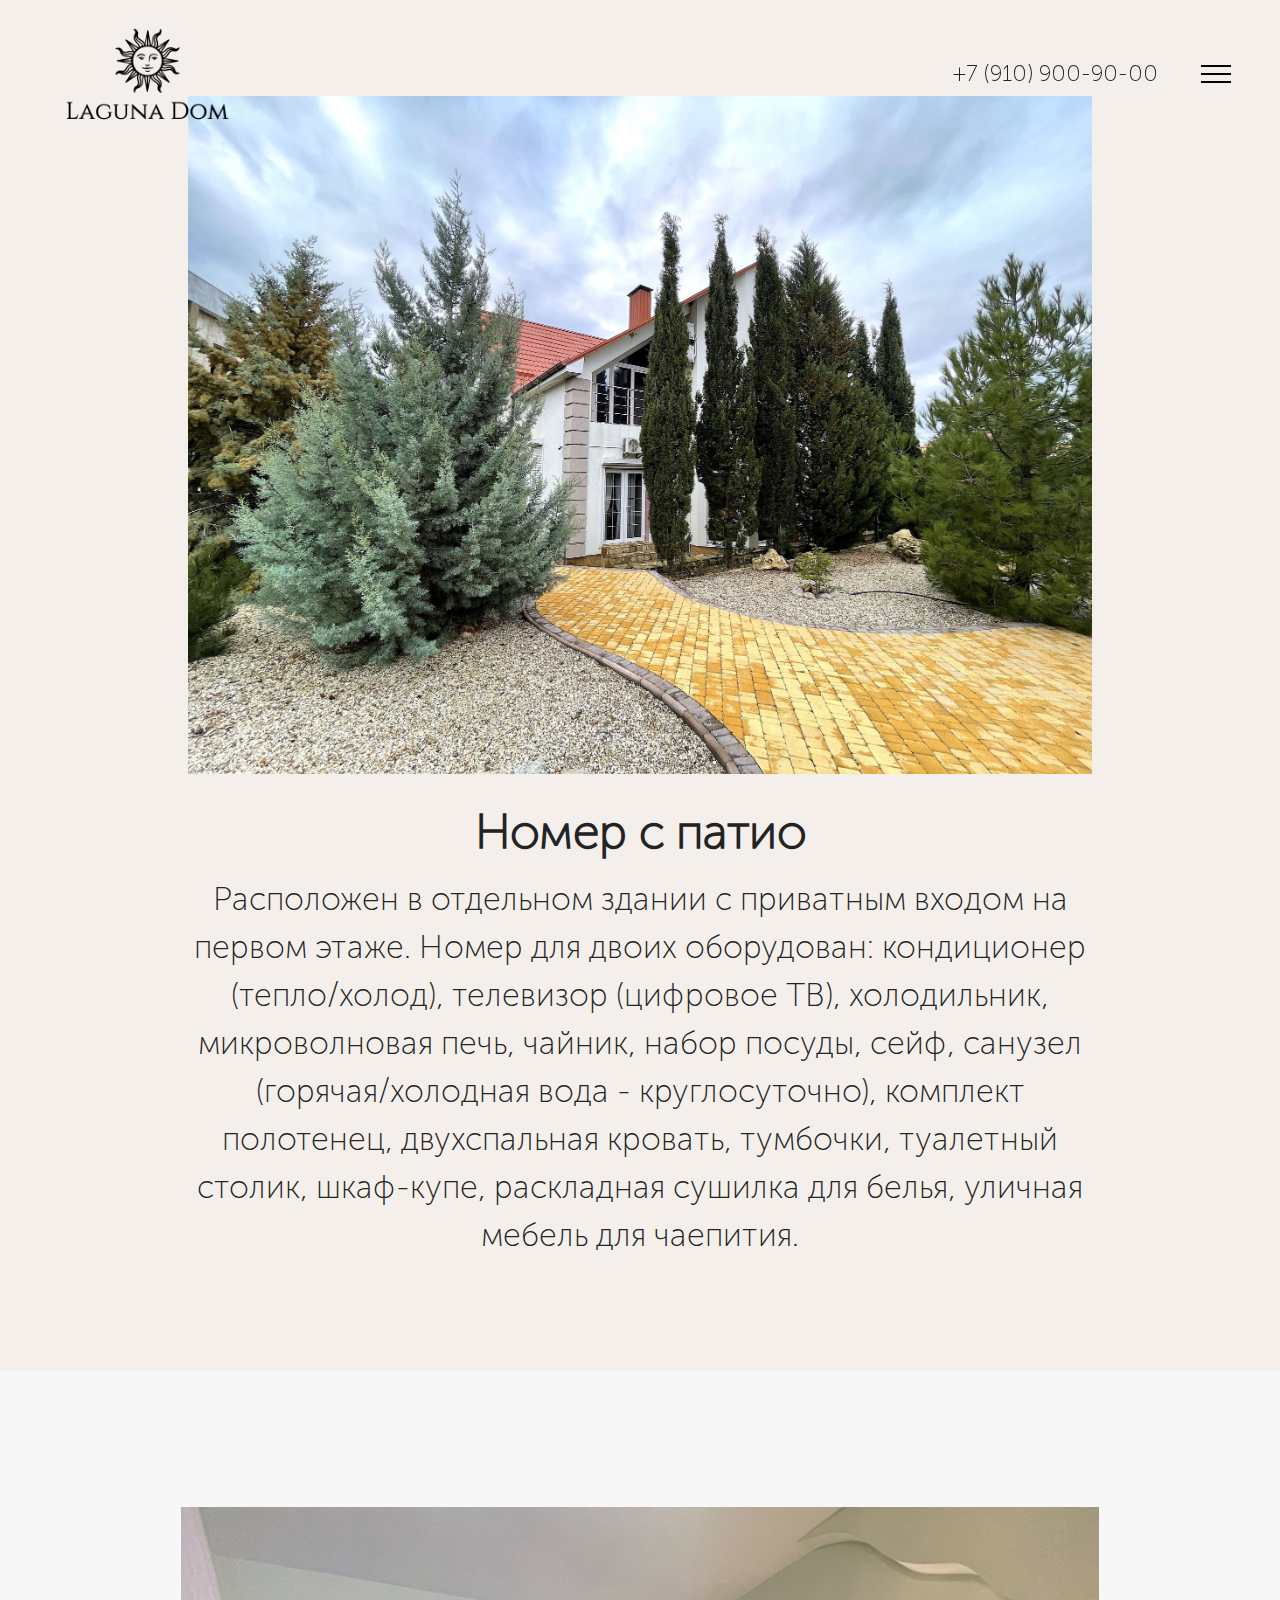
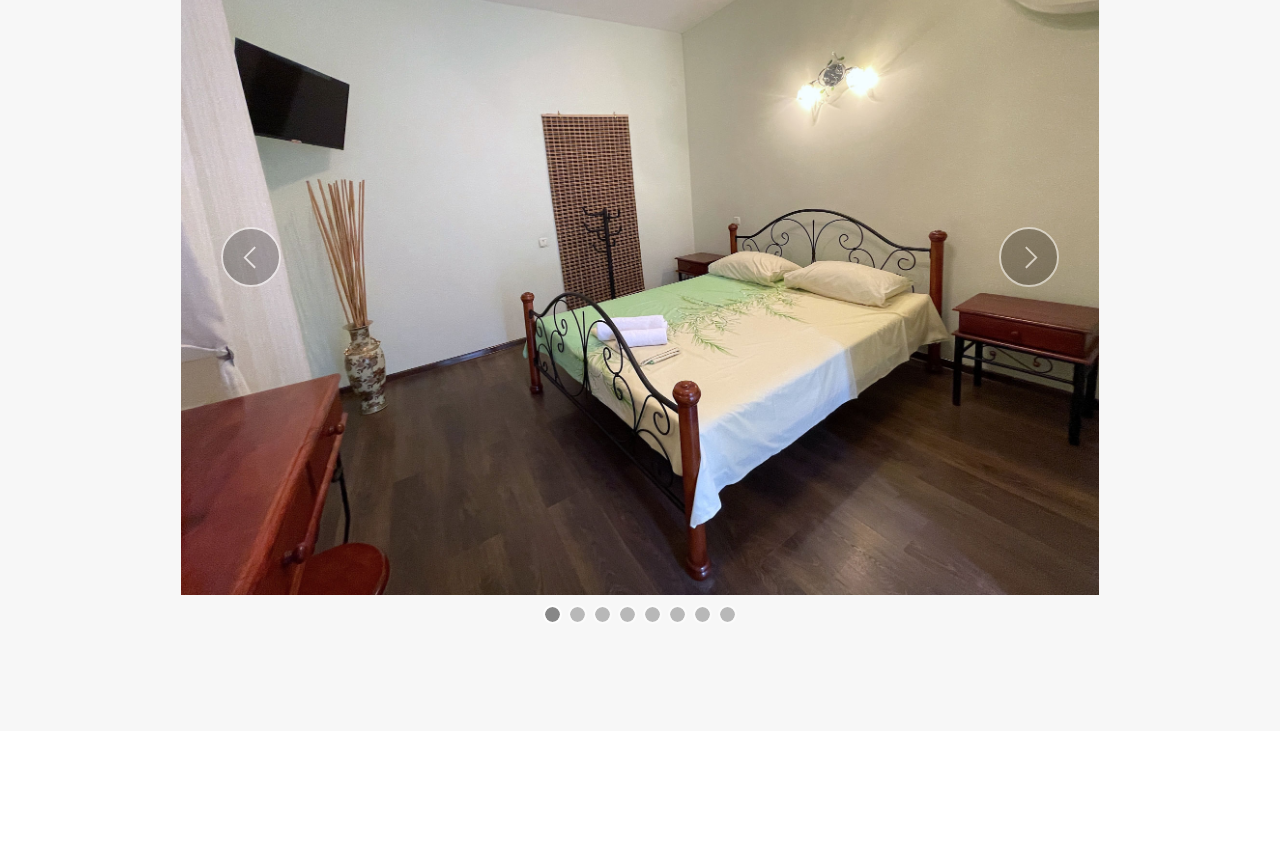
<file: patio-room.html>
<!DOCTYPE html>
<html  >
<head>
  <!-- Site made with Mobirise Website Builder v6.0.1, https://mobirise.com -->
  <meta charset="UTF-8">
  <meta http-equiv="X-UA-Compatible" content="IE=edge">
  <meta name="generator" content="Mobirise v6.0.1, mobirise.com">
  <meta name="viewport" content="width=device-width, initial-scale=1, minimum-scale=1">
  <link rel="shortcut icon" href="assets/images/favicon-512-128x128-1.png" type="image/x-icon">
  <meta name="description" content="">
  
  
  <title>Номер с патио</title>
  <link rel="stylesheet" href="assets/web/assets/mobirise-icons2/mobirise2.css">
  <link rel="stylesheet" href="assets/bootstrap/css/bootstrap.min.css">
  <link rel="stylesheet" href="assets/bootstrap/css/bootstrap-grid.min.css">
  <link rel="stylesheet" href="assets/bootstrap/css/bootstrap-reboot.min.css">
  <link rel="stylesheet" href="assets/dropdown/css/style.css">
  <link rel="stylesheet" href="assets/socicon/css/styles.css">
  <link rel="stylesheet" href="assets/theme/css/style.css">
  <link href="assets/fonts/style.css" rel="stylesheet">
  <link rel="preload" as="style" href="assets/mobirise/css/mbr-additional.css?v=qAoQ4h"><link rel="stylesheet" href="assets/mobirise/css/mbr-additional.css?v=qAoQ4h" type="text/css">
  <link rel="stylesheet" href="assets/custom/custom-dropdown.css">
  
  
  
</head>
<body>

<!-- Analytics -->
<!-- Yandex.Metrika counter -->
<script type="text/javascript" >
   (function(m,e,t,r,i,k,a){m[i]=m[i]||function(){(m[i].a=m[i].a||[]).push(arguments)};
   m[i].l=1*new Date();k=e.createElement(t),a=e.getElementsByTagName(t)[0],k.async=1,k.src=r,a.parentNode.insertBefore(k,a)})
   (window, document, "script", "https://mc.yandex.ru/metrika/tag.js", "ym");

   ym(73011445, "init", {
        clickmap:true,
        trackLinks:true,
        accurateTrackBounce:true,
        webvisor:true
   });
</script>
<noscript><div><img src="https://mc.yandex.ru/watch/73011445" style="position:absolute; left:-9999px;" alt="" /></div></noscript>
<!-- /Yandex.Metrika counter -->
<!-- /Analytics -->


  
  <section data-bs-version="5.1" class="menu menu1 cid-sZqbucZwbD" once="menu" id="menu1-3q">
    

    <nav class="navbar navbar-dropdown navbar-fixed-top collapsed">
        <div class="container-fluid">
            <div class="navbar-brand">
                <span class="navbar-logo">
                    
                        <a href="https://lagunadom.com"><img src="assets/images/219x141.png" alt="lagunadom" style="height: 8rem;"></a>
                    
                </span>
                
            </div>
            <div class="navbar-right-container">
                <!-- Контакты дропдаун для мобильной версии -->
                <div class="header--actions_mobile">
                    <div class="mobile-contact-button" data-bs-toggle="modal" data-bs-target="#mobileContactsModal">
                        <span class="mbr-iconfont mobi-mbri-phone mobi-mbri"></span>
                    </div>
                </div>
                
                <!-- Контакты дропдаун для десктопной версии -->
                <div class="header--contacts is_dropdown">
                    <a class="nav-link link text-black text-primary display-7" href="tel:+79109009000">
                        <span>+7 (910) 900-90-00</span>
                        <span class="mbr-iconfont mbri-arrow-down"></span>
                    </a>
                    <div class="is_dropdown--wrapper" aria-hidden="true">
                        <div class="is_dropdown--content">
                            <div class="contact">
                                <div class="contact--title">Телефон для связи</div>
                                <div class="contact--value">
                                    <a href="tel:+79109009000">+7 (910) 900-90-00</a>
                                </div>
                            </div>
                            <div class="contact">
                                <div class="contact--title">Мессенджеры и соцсети</div>
                                <div class="contact--value">
                                    <a href="https://api.whatsapp.com/send?phone=79109009000" title="WhatsApp">
                                        <span class="mbr-iconfont socicon-whatsapp socicon"></span>
                                    </a>
                                </div>
                                <div class="contact--value">
                                    <a href="https://t.me/laguna_dom" title="Telegram">
                                        <span class="mbr-iconfont socicon-telegram socicon"></span>
                                    </a>
                                </div>
                                <div class="contact--value">
                                    <a href="https://www.instagram.com/laguna_dom/" title="Instagram*">
                                        <span class="mbr-iconfont socicon-instagram socicon"></span>
                                    </a>
                                </div>
                            </div>
                            <div class="contact">
                                <div class="disclaimer">
                                    * Instagram - продукт компании Meta Platforms Inc., деятельность которой в России запрещена
                                </div>
                            </div>
                        </div>
                    </div>
                </div>
                
                <button class="navbar-toggler" type="button" data-toggle="collapse" data-bs-toggle="collapse" data-target="#navbarSupportedContent" data-bs-target="#navbarSupportedContent" aria-controls="navbarNavAltMarkup" aria-expanded="false" aria-label="Toggle navigation">
                    <div class="hamburger">
                        <span></span>
                        <span></span>
                        <span></span>
                        <span></span>
                    </div>
                </button>
            </div>
            <div class="collapse navbar-collapse" id="navbarSupportedContent">
                <ul class="navbar-nav nav-dropdown nav-right" data-app-modern-menu="true"><li class="nav-item"><a class="nav-link link text-black text-primary display-7" href="index.html#header1-f">
                            Главная</a></li>
                    <li class="nav-item"><a class="nav-link link text-black text-primary display-7" href="index.html#gallery2-19">
                            Номера</a></li>
                    <li class="nav-item"><a class="nav-link link text-black text-primary display-7" href="index.html#contacts3-n">Контакты</a>
                    </li><li class="nav-item"><a class="nav-link link text-black text-primary display-7" href="about.html#header12-31">О нас</a></li><li class="nav-item"><a class="nav-link link text-black text-primary display-7" href="https://ya.cc/6nCDg" target="_blank">Отзывы</a></li></ul>
                
                
            </div>
        </div>
    </nav>
</section>

<section data-bs-version="5.1" class="header9 cid-sZvzGZF81O" id="header9-62">

    

    

    <div class="text-center container-fluid">
        <div class="row justify-content-center">
            <div class="col-md-12 col-lg-9">
                <div class="image-wrap mb-4">
                    <img src="assets/images/pmain-2068x1551.jpg" alt="Mobirise">
                </div>
                <h1 class="mbr-section-title mbr-fonts-style mb-3 display-2"><strong>Номер с патио</strong></h1>
                <p class="mbr-text mbr-fonts-style display-4">Расположен в отдельном здании с приватным входом на первом этаже. Номер для двоих оборудован: кондиционер (тепло/холод), телевизор (цифровое ТВ), холодильник, микроволновая печь, чайник, набор посуды, сейф, санузел (горячая/холодная вода - круглосуточно), комплект полотенец, двухспальная кровать, тумбочки, туалетный столик, шкаф-купе, раскладная сушилка для белья, уличная мебель для чаепития.</p>
                
            </div>
        </div>
    </div>
</section>

<section data-bs-version="5.1" class="slider2 cid-sZZYwBUO4N" id="slider2-6s">
    

    
    <div class="container">
        <div class="row justify-content-center">
            <div class="col-12 col-md-10">
                <div class="carousel slide" id="uIc7CCyHHH" data-interval="5000" data-bs-interval="5000">
                    
                    <ol class="carousel-indicators">
                        <li data-slide-to="0" data-bs-slide-to="0" class="active" data-target="#uIc7CCyHHH" data-bs-target="#uIc7CCyHHH"></li><li data-slide-to="1" data-bs-slide-to="1" class="" data-target="#uIc7CCyHHH" data-bs-target="#uIc7CCyHHH"></li><li data-slide-to="2" data-bs-slide-to="2" class="" data-target="#uIc7CCyHHH" data-bs-target="#uIc7CCyHHH"></li><li data-slide-to="3" data-bs-slide-to="3" class="" data-target="#uIc7CCyHHH" data-bs-target="#uIc7CCyHHH"></li><li data-slide-to="4" data-bs-slide-to="4" class="" data-target="#uIc7CCyHHH" data-bs-target="#uIc7CCyHHH"></li><li data-slide-to="5" data-bs-slide-to="5" class="" data-target="#uIc7CCyHHH" data-bs-target="#uIc7CCyHHH"></li><li data-slide-to="6" data-bs-slide-to="6" class="" data-target="#uIc7CCyHHH" data-bs-target="#uIc7CCyHHH"></li><li data-slide-to="7" data-bs-slide-to="7" class="" data-target="#uIc7CCyHHH" data-bs-target="#uIc7CCyHHH"></li>
                        
                        
                    </ol>
                    <div class="carousel-inner">
                        <div class="carousel-item slider-image item active">
                            <div class="item-wrapper">
                                <img class="d-block w-100" src="assets/images/p1-1900x1425.jpg" alt="Mobirise Website Builder" data-slide-to="0" data-bs-slide-to="0">
                                
                            </div>
                        </div><div class="carousel-item slider-image item">
                            <div class="item-wrapper">
                                <img class="d-block w-100" src="assets/images/p2-1900x1425.jpg" alt="Mobirise Website Builder" data-slide-to="1" data-bs-slide-to="1">
                                
                            </div>
                        </div><div class="carousel-item slider-image item">
                            <div class="item-wrapper">
                                <img class="d-block w-100" src="assets/images/p3-1900x1425.jpg" alt="Mobirise Website Builder" data-slide-to="2" data-bs-slide-to="2">
                                
                            </div>
                        </div><div class="carousel-item slider-image item">
                            <div class="item-wrapper">
                                <img class="d-block w-100" src="assets/images/p4-1900x1425.jpg" alt="Mobirise Website Builder" data-slide-to="3" data-bs-slide-to="3">
                                
                            </div>
                        </div><div class="carousel-item slider-image item">
                            <div class="item-wrapper">
                                <img class="d-block w-100" src="assets/images/p5-1900x1425.jpg" alt="Mobirise Website Builder" data-slide-to="4" data-bs-slide-to="4">
                                
                            </div>
                        </div><div class="carousel-item slider-image item">
                            <div class="item-wrapper">
                                <img class="d-block w-100" src="assets/images/p6-1900x1425.jpg" alt="Mobirise Website Builder" data-slide-to="5" data-bs-slide-to="5">
                                
                            </div>
                        </div><div class="carousel-item slider-image item">
                            <div class="item-wrapper">
                                <img class="d-block w-100" src="assets/images/p7-1900x1425.jpg" alt="Mobirise Website Builder" data-slide-to="6" data-bs-slide-to="6">
                                
                            </div>
                        </div><div class="carousel-item slider-image item">
                            <div class="item-wrapper">
                                <img class="d-block w-100" src="assets/images/p8-1900x1425.jpg" alt="Mobirise Website Builder" data-slide-to="7" data-bs-slide-to="7">
                                
                            </div>
                        </div>
                        
                        
                    </div>
                    <a class="carousel-control carousel-control-prev" role="button" data-slide="prev" data-bs-slide="prev" href="#uIc7CCyHHH">
                        <span class="mobi-mbri mobi-mbri-arrow-prev" aria-hidden="true"></span>
                        <span class="sr-only visually-hidden">Previous</span>
                    </a>
                    <a class="carousel-control carousel-control-next" role="button" data-slide="next" data-bs-slide="next" href="#uIc7CCyHHH">
                        <span class="mobi-mbri mobi-mbri-arrow-next" aria-hidden="true"></span>
                        <span class="sr-only visually-hidden">Next</span>
                    </a>
                </div>
            </div>
        </div>
    </div>
</section>

<section data-bs-version="5.1" class="footer3 cid-sZr8aVg6HX mbr-reveal" once="footers" id="footer3-61">

    

    

    <div class="container">
        <div class="media-container-row align-center mbr-white">
            
            <div class="row social-row">
                <div class="social-list align-right pb-2">
                    
                    
                    
                    
                    
                    
                <div class="soc-item">
                        <a href="tel:+79109009000">
                            <span class="mbr-iconfont mbr-iconfont-social mobi-mbri-phone mobi-mbri"></span>
                        </a>
                    </div><div class="soc-item">
                        <a href="tg://resolve?domain=laguna_dom">
                            <span class="mbr-iconfont mbr-iconfont-social socicon-telegram socicon"></span>
                        </a>
                    </div><div class="soc-item">
                        <a href="https://api.whatsapp.com/send?phone=79109009000" target="_blank">
                            <span class="mbr-iconfont mbr-iconfont-social socicon-whatsapp socicon"></span>
                        </a>
                    </div><div class="soc-item">
                        <a href="https://yandex.ru/maps/-/CHbIUAnA" target="_blank">
                            <span class="mbr-iconfont mbr-iconfont-social mobi-mbri-map-pin mobi-mbri"></span>
                        </a>
                    </div></div>
            </div>
            <div class="row row-copirayt">
                <p class="mbr-text mb-0 mbr-fonts-style mbr-white align-center display-7">
                    © Lagunadom</p>
            </div>
        </div>
    </div>
</section><section class="display-7" style="padding: 0;align-items: center;justify-content: center;flex-wrap: wrap;    align-content: center;display: flex;position: relative;height: 0rem;"><a href="https://mobiri.se/2758666" style="flex: 0 0;height: 0rem;position: absolute;width: 100%;z-index: 0;"><img alt="" style="height: 0rem;" src="[data-uri]"></a><p style="margin: 0;text-align: center;" class="display-7">&#8204;</p><a style="z-index:0" href="https://mobirise.com/builder/ai-website-creator.html"></a></section><script src="assets/bootstrap/js/bootstrap.bundle.min.js"></script>  <script src="assets/parallax/jarallax.js"></script>  <script src="assets/smoothscroll/smooth-scroll.js"></script>  <script src="assets/ytplayer/index.js"></script>  <script src="assets/dropdown/js/navbar-dropdown.js"></script>  <script src="assets/mbr-switch-arrow/mbr-switch-arrow.js"></script>  <script src="assets/theme/js/script.js"></script>  
  
  <!-- Мобильное модальное окно для контактов -->
<div class="modal fade" id="mobileContactsModal" tabindex="-1" aria-labelledby="mobileContactsModalLabel" aria-hidden="true">
    <div class="modal-dialog modal-dialog-centered mobile-bottom-sheet">
      <div class="modal-content">
        <div class="modal-header">
          <h5 class="modal-title" id="mobileContactsModalLabel">Связаться с нами</h5>
          <button type="button" class="btn-close" data-bs-dismiss="modal" aria-label="Close"></button>
        </div>
        <div class="modal-body">
          <div class="mobile-contacts-container">
            <div class="contact">
              <div class="contact--title">Телефон для связи</div>
              <div class="contact--value">
                <a href="tel:+79109009000">+7 (910) 900-90-00</a>
              </div>
            </div>
            <div class="contact">
              <div class="contact--title">Мессенджеры и соцсети</div>
              <div class="contact--values-container">
                <div class="contact--value">
                  <a href="https://api.whatsapp.com/send?phone=79109009000" title="WhatsApp">
                    <span class="mbr-iconfont socicon-whatsapp socicon"></span>
                    <span>WhatsApp</span>
                  </a>
                </div>
                <div class="contact--value">
                  <a href="https://t.me/laguna_dom" title="Telegram">
                    <span class="mbr-iconfont socicon-telegram socicon"></span>
                    <span>Telegram</span>
                  </a>
                </div>
                <div class="contact--value">
                  <a href="https://www.instagram.com/laguna_dom/" title="Instagram*">
                    <span class="mbr-iconfont socicon-instagram socicon"></span>
                    <span>Instagram*</span>
                  </a>
                </div>
              </div>
            </div>
            <div class="contact">
              <div class="disclaimer">
                * Instagram - продукт компании Meta Platforms Inc., деятельность которой в России запрещена
              </div>
            </div>
          </div>
        </div>
      </div>
    </div>
  </div>
</body>
</html>
</file>
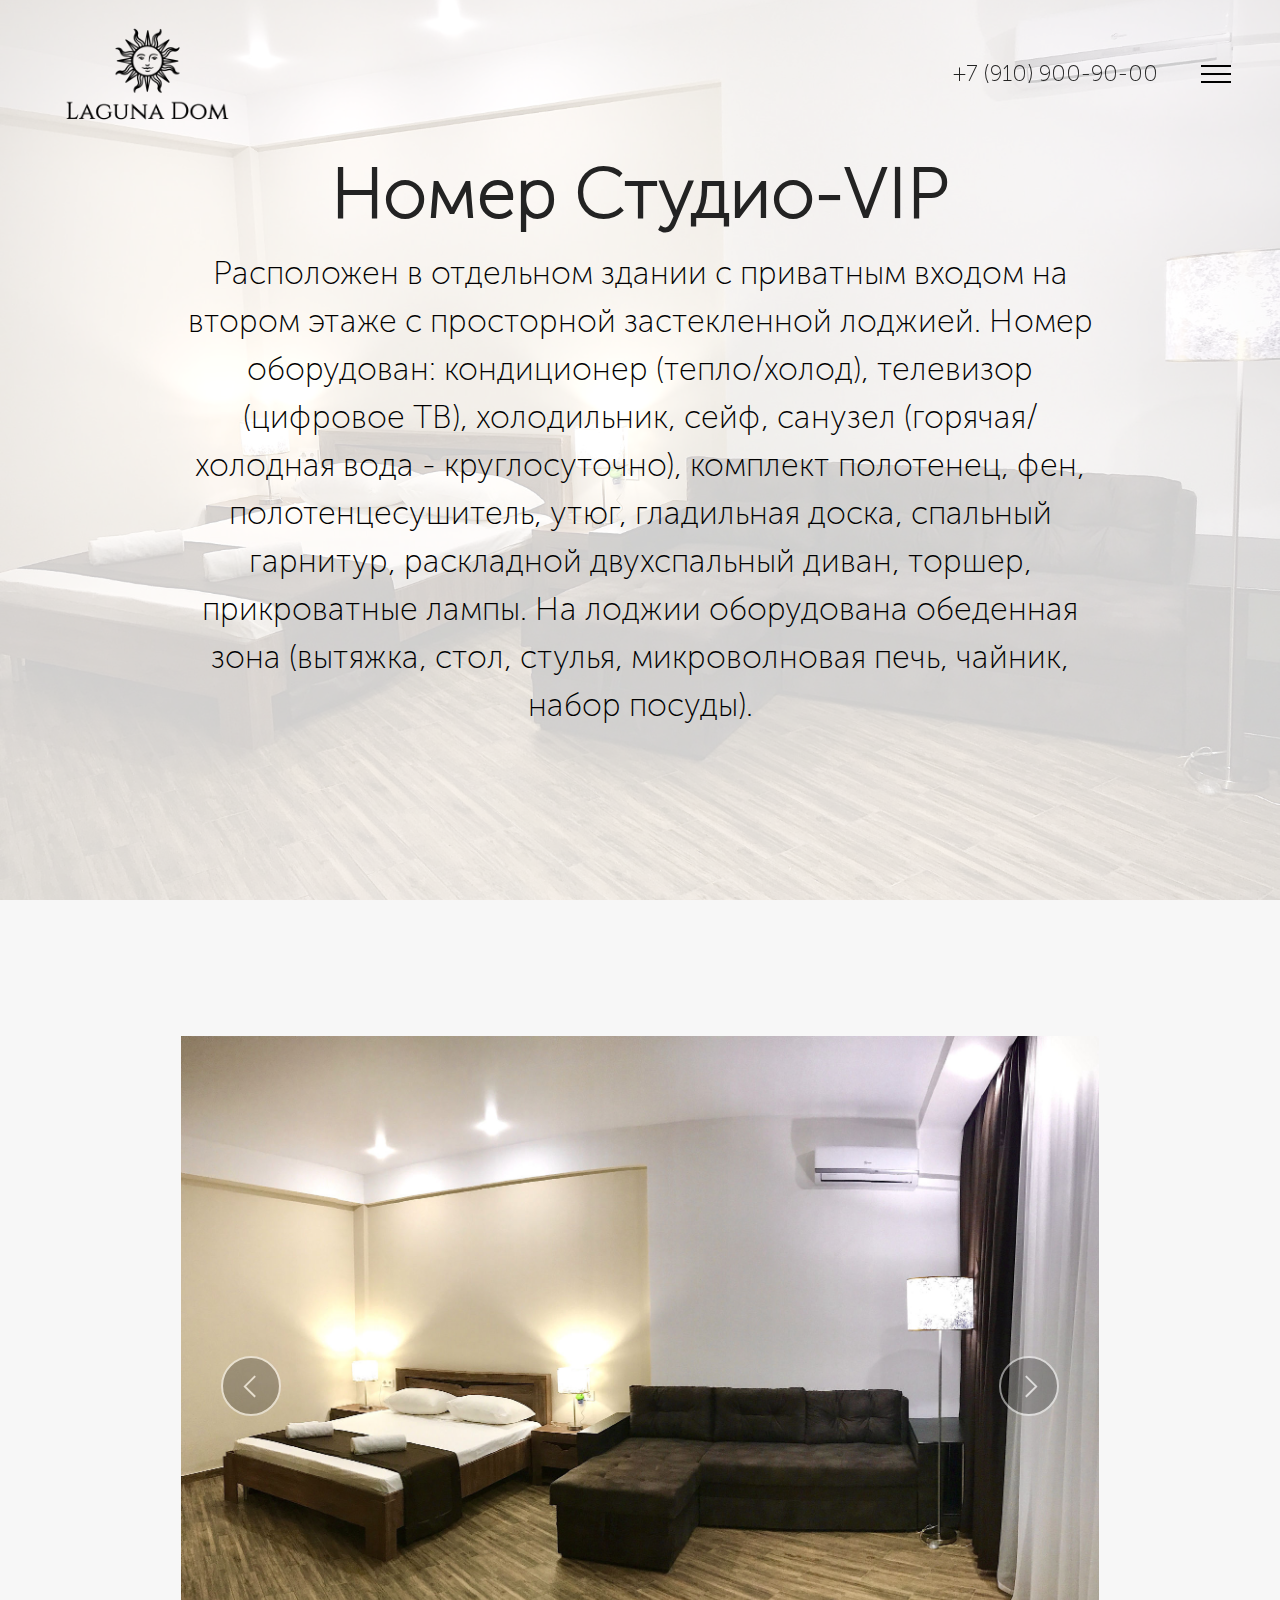
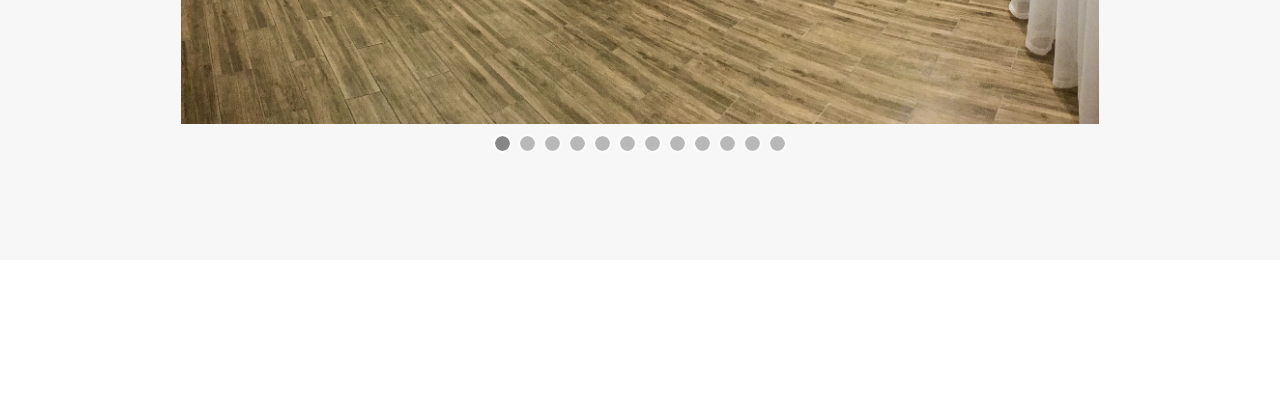
<file: Room-VIP.html>
<!DOCTYPE html>
<html  >
<head>
  <!-- Site made with Mobirise Website Builder v6.0.1, https://mobirise.com -->
  <meta charset="UTF-8">
  <meta http-equiv="X-UA-Compatible" content="IE=edge">
  <meta name="generator" content="Mobirise v6.0.1, mobirise.com">
  <meta name="viewport" content="width=device-width, initial-scale=1, minimum-scale=1">
  <link rel="shortcut icon" href="assets/images/favicon-512-128x128-1.png" type="image/x-icon">
  <meta name="description" content="">
  
  
  <title>Номер студио-VIP</title>
  <link rel="stylesheet" href="assets/web/assets/mobirise-icons2/mobirise2.css">
  <link rel="stylesheet" href="assets/bootstrap/css/bootstrap.min.css">
  <link rel="stylesheet" href="assets/bootstrap/css/bootstrap-grid.min.css">
  <link rel="stylesheet" href="assets/bootstrap/css/bootstrap-reboot.min.css">
  <link rel="stylesheet" href="assets/dropdown/css/style.css">
  <link rel="stylesheet" href="assets/socicon/css/styles.css">
  <link rel="stylesheet" href="assets/theme/css/style.css">
  <link href="assets/fonts/style.css" rel="stylesheet">
  <link rel="preload" as="style" href="assets/mobirise/css/mbr-additional.css?v=hjiL2L"><link rel="stylesheet" href="assets/mobirise/css/mbr-additional.css?v=hjiL2L" type="text/css">
  <link rel="stylesheet" href="assets/custom/custom-dropdown.css">
  
  
  
</head>
<body>

<!-- Analytics -->
<!-- Yandex.Metrika counter -->
<script type="text/javascript" >
   (function(m,e,t,r,i,k,a){m[i]=m[i]||function(){(m[i].a=m[i].a||[]).push(arguments)};
   m[i].l=1*new Date();k=e.createElement(t),a=e.getElementsByTagName(t)[0],k.async=1,k.src=r,a.parentNode.insertBefore(k,a)})
   (window, document, "script", "https://mc.yandex.ru/metrika/tag.js", "ym");

   ym(73011445, "init", {
        clickmap:true,
        trackLinks:true,
        accurateTrackBounce:true,
        webvisor:true
   });
</script>
<noscript><div><img src="https://mc.yandex.ru/watch/73011445" style="position:absolute; left:-9999px;" alt="" /></div></noscript>
<!-- /Yandex.Metrika counter -->
<!-- /Analytics -->


  
  <section data-bs-version="5.1" class="menu menu1 cid-sq2FvN46fb" once="menu" id="menu1-1r">
    

    <nav class="navbar navbar-dropdown navbar-fixed-top collapsed">
        <div class="container-fluid">
            <div class="navbar-brand">
                <span class="navbar-logo">
                    
                        <a href="https://lagunadom.com"><img src="assets/images/219x141.png" alt="lagunadom" style="height: 8rem;"></a>
                    
                </span>
                
            </div>
            <div class="navbar-right-container">
                <!-- Контакты дропдаун для мобильной версии -->
                <div class="header--actions_mobile">
                    <div class="mobile-contact-button" data-bs-toggle="modal" data-bs-target="#mobileContactsModal">
                        <span class="mbr-iconfont mobi-mbri-phone mobi-mbri"></span>
                    </div>
                </div>
                
                <!-- Контакты дропдаун для десктопной версии -->
                <div class="header--contacts is_dropdown">
                    <a class="nav-link link text-black text-primary display-7" href="tel:+79109009000">
                        <span>+7 (910) 900-90-00</span>
                        <span class="mbr-iconfont mbri-arrow-down"></span>
                    </a>
                    <div class="is_dropdown--wrapper" aria-hidden="true">
                        <div class="is_dropdown--content">
                            <div class="contact">
                                <div class="contact--title">Телефон для связи</div>
                                <div class="contact--value">
                                    <a href="tel:+79109009000">+7 (910) 900-90-00</a>
                                </div>
                            </div>
                            <div class="contact">
                                <div class="contact--title">Мессенджеры и соцсети</div>
                                <div class="contact--value">
                                    <a href="https://api.whatsapp.com/send?phone=79109009000" title="WhatsApp">
                                        <span class="mbr-iconfont socicon-whatsapp socicon"></span>
                                    </a>
                                </div>
                                <div class="contact--value">
                                    <a href="https://t.me/laguna_dom" title="Telegram">
                                        <span class="mbr-iconfont socicon-telegram socicon"></span>
                                    </a>
                                </div>
                                <div class="contact--value">
                                    <a href="https://www.instagram.com/laguna_dom/" title="Instagram*">
                                        <span class="mbr-iconfont socicon-instagram socicon"></span>
                                    </a>
                                </div>
                            </div>
                            <div class="contact">
                                <div class="disclaimer">
                                    * Instagram - продукт компании Meta Platforms Inc., деятельность которой в России запрещена
                                </div>
                            </div>
                        </div>
                    </div>
                </div>
                
                <button class="navbar-toggler" type="button" data-toggle="collapse" data-bs-toggle="collapse" data-target="#navbarSupportedContent" data-bs-target="#navbarSupportedContent" aria-controls="navbarNavAltMarkup" aria-expanded="false" aria-label="Toggle navigation">
                    <div class="hamburger">
                        <span></span>
                        <span></span>
                        <span></span>
                        <span></span>
                    </div>
                </button>
            </div>
            <div class="collapse navbar-collapse" id="navbarSupportedContent">
                <ul class="navbar-nav nav-dropdown nav-right" data-app-modern-menu="true"><li class="nav-item"><a class="nav-link link text-black text-primary display-7" href="index.html#header1-f">
                            Главная</a></li>
                    <li class="nav-item"><a class="nav-link link text-black text-primary display-7" href="index.html#gallery2-19">
                            Номера</a></li>
                    <li class="nav-item"><a class="nav-link link text-black text-primary display-7" href="index.html#contacts3-n">Контакты</a>
                    </li><li class="nav-item"><a class="nav-link link text-black text-primary display-7" href="about.html#header12-31">О нас</a></li><li class="nav-item"><a class="nav-link link text-black text-primary display-7" href="https://ya.cc/6nCDg" target="_blank">Отзывы</a></li></ul>
                
                
            </div>
        </div>
    </nav>
</section>

<section data-bs-version="5.1" class="header13 cid-ssH0QIgKlN mbr-fullscreen" id="header13-2r">

    

    <div class="mbr-overlay" style="opacity: 0.8; background-color: rgb(255, 255, 255);"></div>

    <div class="align-center container">
        <div class="row justify-content-center">
            <div class="col-12 col-lg-10">
                <h1 class="mbr-section-title mbr-fonts-style mb-3 display-1"><strong>Номер Студио-VIP</strong></h1>
                
                <p class="mbr-text mbr-fonts-style mb-3 display-4">Расположен в отдельном здании с приватным входом на втором этаже с просторной застекленной лоджией. Номер оборудован: кондиционер (тепло/холод), телевизор (цифровое ТВ), холодильник, сейф, санузел (горячая/холодная вода - круглосуточно), комплект полотенец, фен, полотенцесушитель,&nbsp;утюг, гладильная доска, спальный гарнитур, раскладной двухспальный диван, торшер, прикроватные лампы. На лоджии оборудована обеденная зона (вытяжка, стол, стулья, микроволновая печь, чайник, набор посуды).</p>
                
                
            </div>
        </div>
    </div>
</section>

<section data-bs-version="5.1" class="slider2 cid-t0018sV8uX" id="slider2-6u">
    

    
    <div class="container">
        <div class="row justify-content-center">
            <div class="col-12 col-md-10">
                <div class="carousel slide" id="uIc7Cf4q3k" data-interval="5000" data-bs-interval="5000">
                    
                    <ol class="carousel-indicators">
                        <li data-slide-to="0" data-bs-slide-to="0" class="active" data-target="#uIc7Cf4q3k" data-bs-target="#uIc7Cf4q3k"></li><li data-slide-to="1" data-bs-slide-to="1" class="" data-target="#uIc7Cf4q3k" data-bs-target="#uIc7Cf4q3k"></li><li data-slide-to="2" data-bs-slide-to="2" class="" data-target="#uIc7Cf4q3k" data-bs-target="#uIc7Cf4q3k"></li><li data-slide-to="3" data-bs-slide-to="3" class="" data-target="#uIc7Cf4q3k" data-bs-target="#uIc7Cf4q3k"></li><li data-slide-to="4" data-bs-slide-to="4" class="" data-target="#uIc7Cf4q3k" data-bs-target="#uIc7Cf4q3k"></li><li data-slide-to="5" data-bs-slide-to="5" class="" data-target="#uIc7Cf4q3k" data-bs-target="#uIc7Cf4q3k"></li><li data-slide-to="6" data-bs-slide-to="6" class="" data-target="#uIc7Cf4q3k" data-bs-target="#uIc7Cf4q3k"></li><li data-slide-to="7" data-bs-slide-to="7" class="" data-target="#uIc7Cf4q3k" data-bs-target="#uIc7Cf4q3k"></li><li data-slide-to="8" data-bs-slide-to="8" class="" data-target="#uIc7Cf4q3k" data-bs-target="#uIc7Cf4q3k"></li><li data-slide-to="9" data-bs-slide-to="9" class="" data-target="#uIc7Cf4q3k" data-bs-target="#uIc7Cf4q3k"></li><li data-slide-to="10" data-bs-slide-to="10" class="" data-target="#uIc7Cf4q3k" data-bs-target="#uIc7Cf4q3k"></li><li data-slide-to="11" data-bs-slide-to="11" class="" data-target="#uIc7Cf4q3k" data-bs-target="#uIc7Cf4q3k"></li>
                        
                        
                    </ol>
                    <div class="carousel-inner">
                        <div class="carousel-item slider-image item active">
                            <div class="item-wrapper">
                                <img class="d-block w-100" src="assets/images/v1-1900x1425.jpg" alt="Mobirise Website Builder" data-slide-to="0" data-bs-slide-to="0">
                                
                            </div>
                        </div><div class="carousel-item slider-image item">
                            <div class="item-wrapper">
                                <img class="d-block w-100" src="assets/images/v2-1900x1425.jpg" alt="Mobirise Website Builder" data-slide-to="1" data-bs-slide-to="1">
                                
                            </div>
                        </div><div class="carousel-item slider-image item">
                            <div class="item-wrapper">
                                <img class="d-block w-100" src="assets/images/v3-1900x1425.jpg" alt="Mobirise Website Builder" data-slide-to="2" data-bs-slide-to="2">
                                
                            </div>
                        </div><div class="carousel-item slider-image item">
                            <div class="item-wrapper">
                                <img class="d-block w-100" src="assets/images/v4-1900x1425.jpg" alt="Mobirise Website Builder" data-slide-to="3" data-bs-slide-to="3">
                                
                            </div>
                        </div><div class="carousel-item slider-image item">
                            <div class="item-wrapper">
                                <img class="d-block w-100" src="assets/images/v5-1900x1425.jpg" alt="Mobirise Website Builder" data-slide-to="4" data-bs-slide-to="4">
                                
                            </div>
                        </div><div class="carousel-item slider-image item">
                            <div class="item-wrapper">
                                <img class="d-block w-100" src="assets/images/v6-1900x1425.jpg" alt="Mobirise Website Builder" data-slide-to="5" data-bs-slide-to="5">
                                
                            </div>
                        </div><div class="carousel-item slider-image item">
                            <div class="item-wrapper">
                                <img class="d-block w-100" src="assets/images/v7-1900x1425.jpg" alt="Mobirise Website Builder" data-slide-to="6" data-bs-slide-to="6">
                                
                            </div>
                        </div><div class="carousel-item slider-image item">
                            <div class="item-wrapper">
                                <img class="d-block w-100" src="assets/images/v8-1900x2533.jpg" alt="Mobirise Website Builder" data-slide-to="7" data-bs-slide-to="7">
                                
                            </div>
                        </div><div class="carousel-item slider-image item">
                            <div class="item-wrapper">
                                <img class="d-block w-100" src="assets/images/v9-1900x2534.jpg" alt="Mobirise Website Builder" data-slide-to="8" data-bs-slide-to="8">
                                
                            </div>
                        </div><div class="carousel-item slider-image item">
                            <div class="item-wrapper">
                                <img class="d-block w-100" src="assets/images/v10-1900x2533.jpg" alt="Mobirise Website Builder" data-slide-to="9" data-bs-slide-to="9">
                                
                            </div>
                        </div><div class="carousel-item slider-image item">
                            <div class="item-wrapper">
                                <img class="d-block w-100" src="assets/images/v11-1900x1425.jpg" alt="Mobirise Website Builder" data-slide-to="10" data-bs-slide-to="10">
                                
                            </div>
                        </div><div class="carousel-item slider-image item">
                            <div class="item-wrapper">
                                <img class="d-block w-100" src="assets/images/v12-1900x1425.jpg" alt="Mobirise Website Builder" data-slide-to="11" data-bs-slide-to="11">
                                
                            </div>
                        </div>
                        
                        
                    </div>
                    <a class="carousel-control carousel-control-prev" role="button" data-slide="prev" data-bs-slide="prev" href="#uIc7Cf4q3k">
                        <span class="mobi-mbri mobi-mbri-arrow-prev" aria-hidden="true"></span>
                        <span class="sr-only visually-hidden">Previous</span>
                    </a>
                    <a class="carousel-control carousel-control-next" role="button" data-slide="next" data-bs-slide="next" href="#uIc7Cf4q3k">
                        <span class="mobi-mbri mobi-mbri-arrow-next" aria-hidden="true"></span>
                        <span class="sr-only visually-hidden">Next</span>
                    </a>
                </div>
            </div>
        </div>
    </div>
</section>

<section data-bs-version="5.1" class="footer3 cid-sZr8aVg6HX mbr-reveal" once="footers" id="footer3-61">

    

    

    <div class="container">
        <div class="media-container-row align-center mbr-white">
            
            <div class="row social-row">
                <div class="social-list align-right pb-2">
                    
                    
                    
                    
                    
                    
                <div class="soc-item">
                        <a href="tel:+79109009000">
                            <span class="mbr-iconfont mbr-iconfont-social mobi-mbri-phone mobi-mbri"></span>
                        </a>
                    </div><div class="soc-item">
                        <a href="tg://resolve?domain=laguna_dom">
                            <span class="mbr-iconfont mbr-iconfont-social socicon-telegram socicon"></span>
                        </a>
                    </div><div class="soc-item">
                        <a href="https://api.whatsapp.com/send?phone=79109009000" target="_blank">
                            <span class="mbr-iconfont mbr-iconfont-social socicon-whatsapp socicon"></span>
                        </a>
                    </div><div class="soc-item">
                        <a href="https://yandex.ru/maps/-/CHbIUAnA" target="_blank">
                            <span class="mbr-iconfont mbr-iconfont-social mobi-mbri-map-pin mobi-mbri"></span>
                        </a>
                    </div></div>
            </div>
            <div class="row row-copirayt">
                <p class="mbr-text mb-0 mbr-fonts-style mbr-white align-center display-7">
                    © Lagunadom</p>
            </div>
        </div>
    </div>
</section><section class="display-7" style="padding: 0;align-items: center;justify-content: center;flex-wrap: wrap;    align-content: center;display: flex;position: relative;height: 0rem;"><a href="https://mobiri.se/2758666" style="flex: 0 0;height: 0rem;position: absolute;width: 100%;z-index: 0;"><img alt="" style="height: 0rem;" src="[data-uri]"></a><p style="margin: 0;text-align: center;" class="display-7">&#8204;</p><a style="z-index:0" href="https://mobirise.com/builder/ai-website-creator.html"></a></section><script src="assets/bootstrap/js/bootstrap.bundle.min.js"></script>  <script src="assets/parallax/jarallax.js"></script>  <script src="assets/smoothscroll/smooth-scroll.js"></script>  <script src="assets/ytplayer/index.js"></script>  <script src="assets/dropdown/js/navbar-dropdown.js"></script>  <script src="assets/mbr-switch-arrow/mbr-switch-arrow.js"></script>  <script src="assets/theme/js/script.js"></script>  
  
  <!-- Мобильное модальное окно для контактов -->
<div class="modal fade" id="mobileContactsModal" tabindex="-1" aria-labelledby="mobileContactsModalLabel" aria-hidden="true">
    <div class="modal-dialog modal-dialog-centered mobile-bottom-sheet">
      <div class="modal-content">
        <div class="modal-header">
          <h5 class="modal-title" id="mobileContactsModalLabel">Связаться с нами</h5>
          <button type="button" class="btn-close" data-bs-dismiss="modal" aria-label="Close"></button>
        </div>
        <div class="modal-body">
          <div class="mobile-contacts-container">
            <div class="contact">
              <div class="contact--title">Телефон для связи</div>
              <div class="contact--value">
                <a href="tel:+79109009000">+7 (910) 900-90-00</a>
              </div>
            </div>
            <div class="contact">
              <div class="contact--title">Мессенджеры и соцсети</div>
              <div class="contact--values-container">
                <div class="contact--value">
                  <a href="https://api.whatsapp.com/send?phone=79109009000" title="WhatsApp">
                    <span class="mbr-iconfont socicon-whatsapp socicon"></span>
                    <span>WhatsApp</span>
                  </a>
                </div>
                <div class="contact--value">
                  <a href="https://t.me/laguna_dom" title="Telegram">
                    <span class="mbr-iconfont socicon-telegram socicon"></span>
                    <span>Telegram</span>
                  </a>
                </div>
                <div class="contact--value">
                  <a href="https://www.instagram.com/laguna_dom/" title="Instagram*">
                    <span class="mbr-iconfont socicon-instagram socicon"></span>
                    <span>Instagram*</span>
                  </a>
                </div>
              </div>
            </div>
            <div class="contact">
              <div class="disclaimer">
                * Instagram - продукт компании Meta Platforms Inc., деятельность которой в России запрещена
              </div>
            </div>
          </div>
        </div>
      </div>
    </div>
  </div>
</body>
</html>
</file>
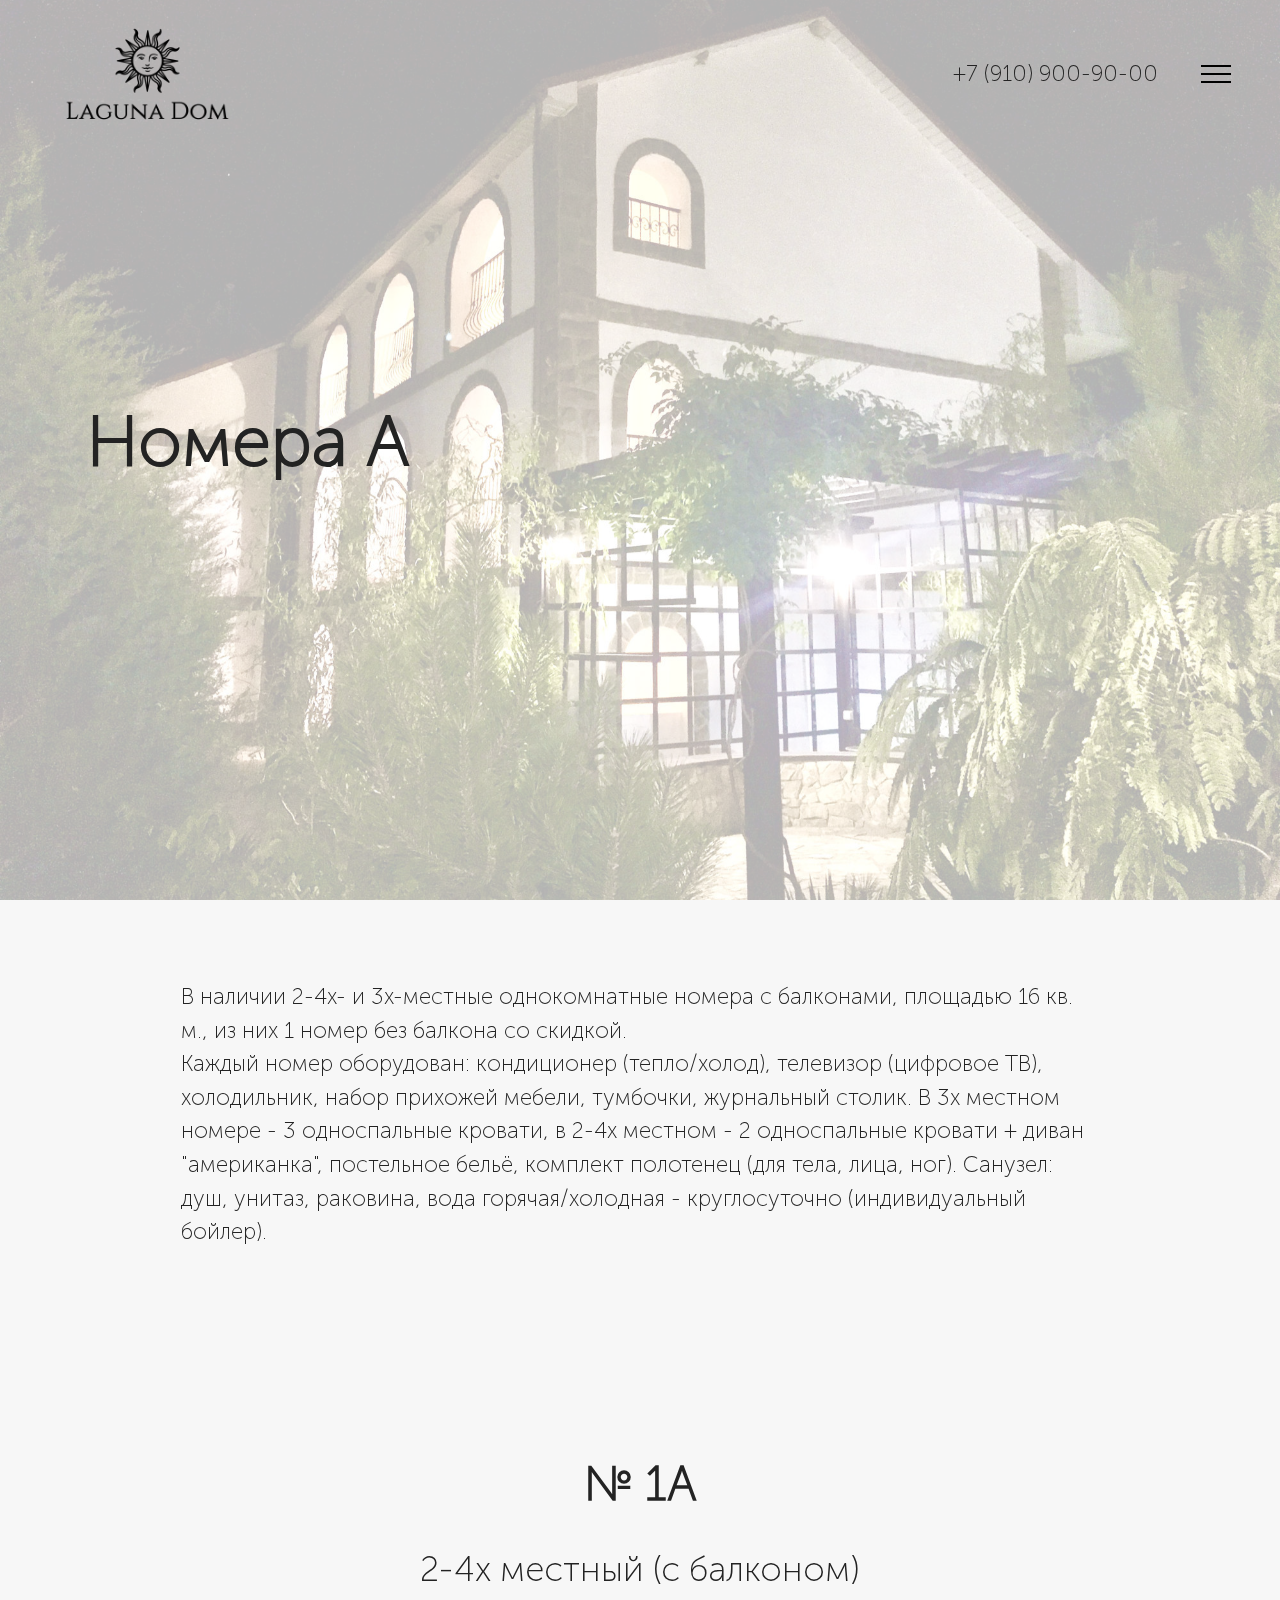
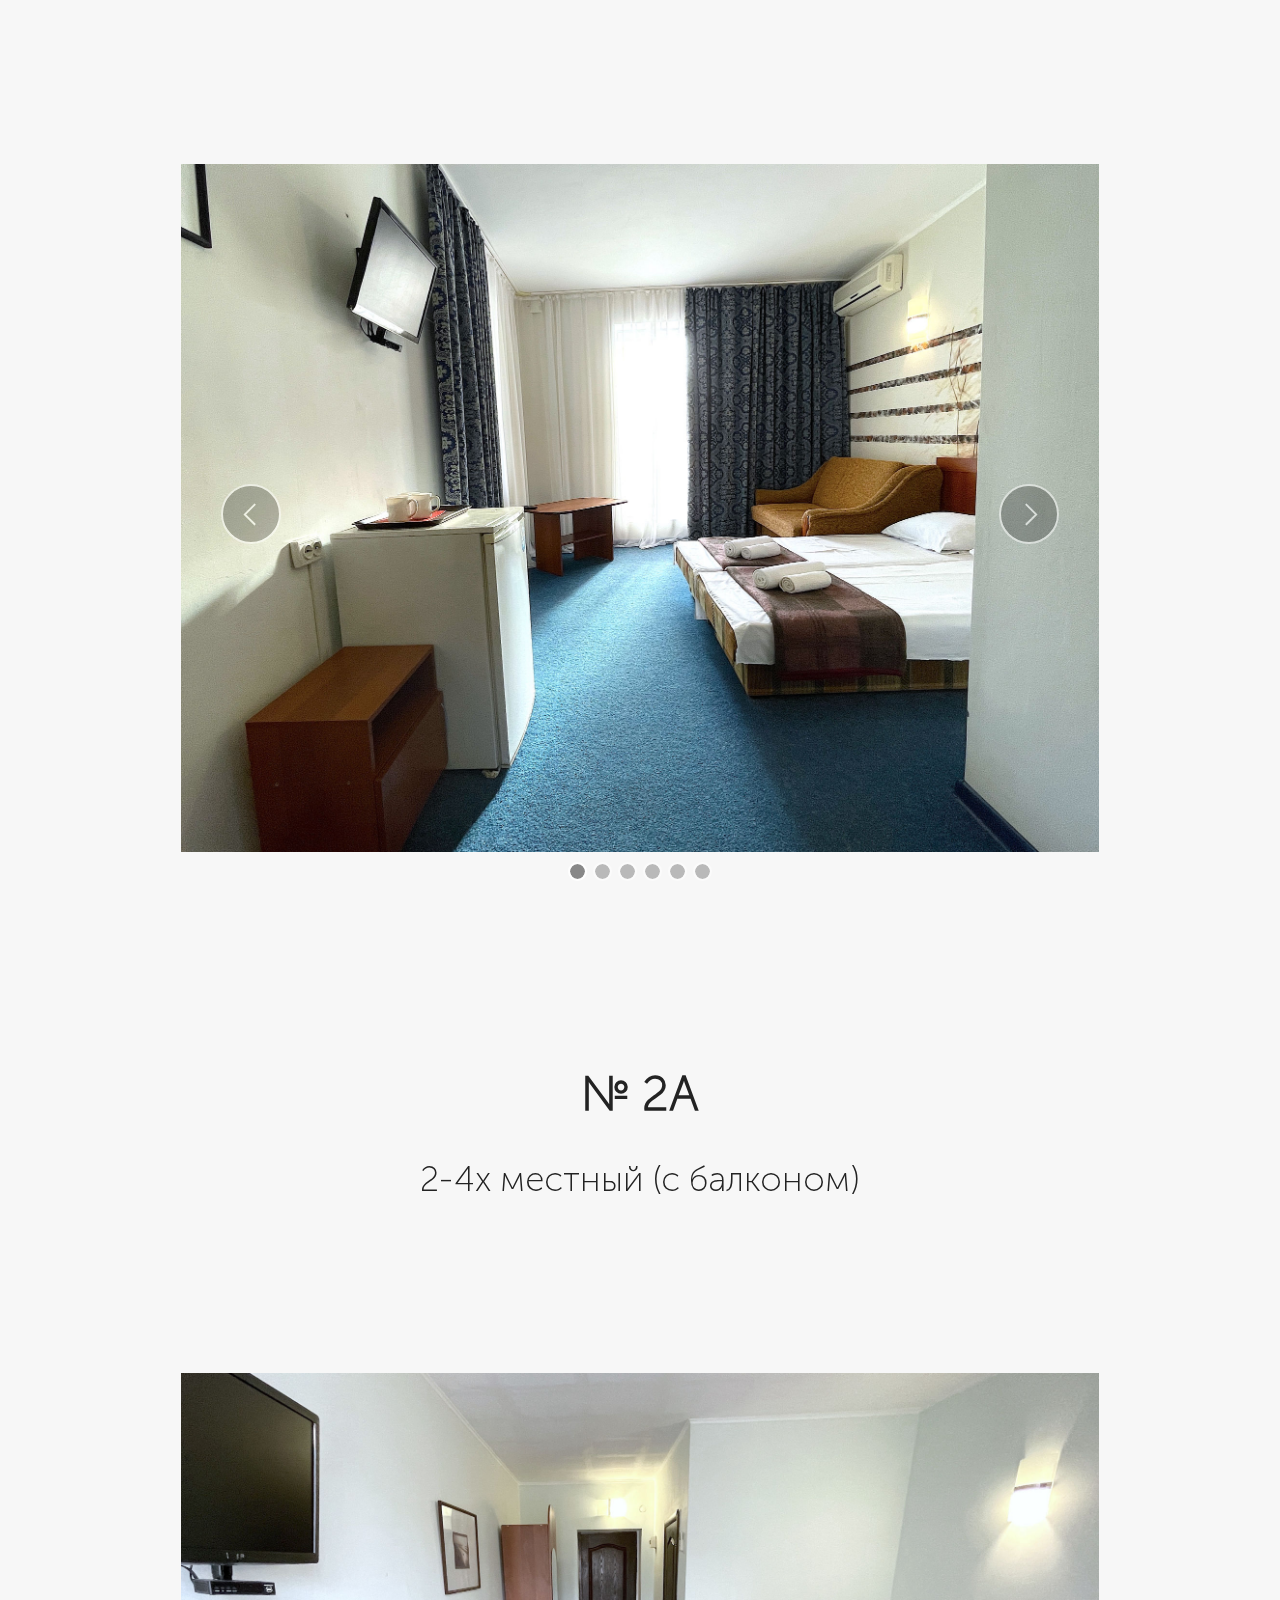
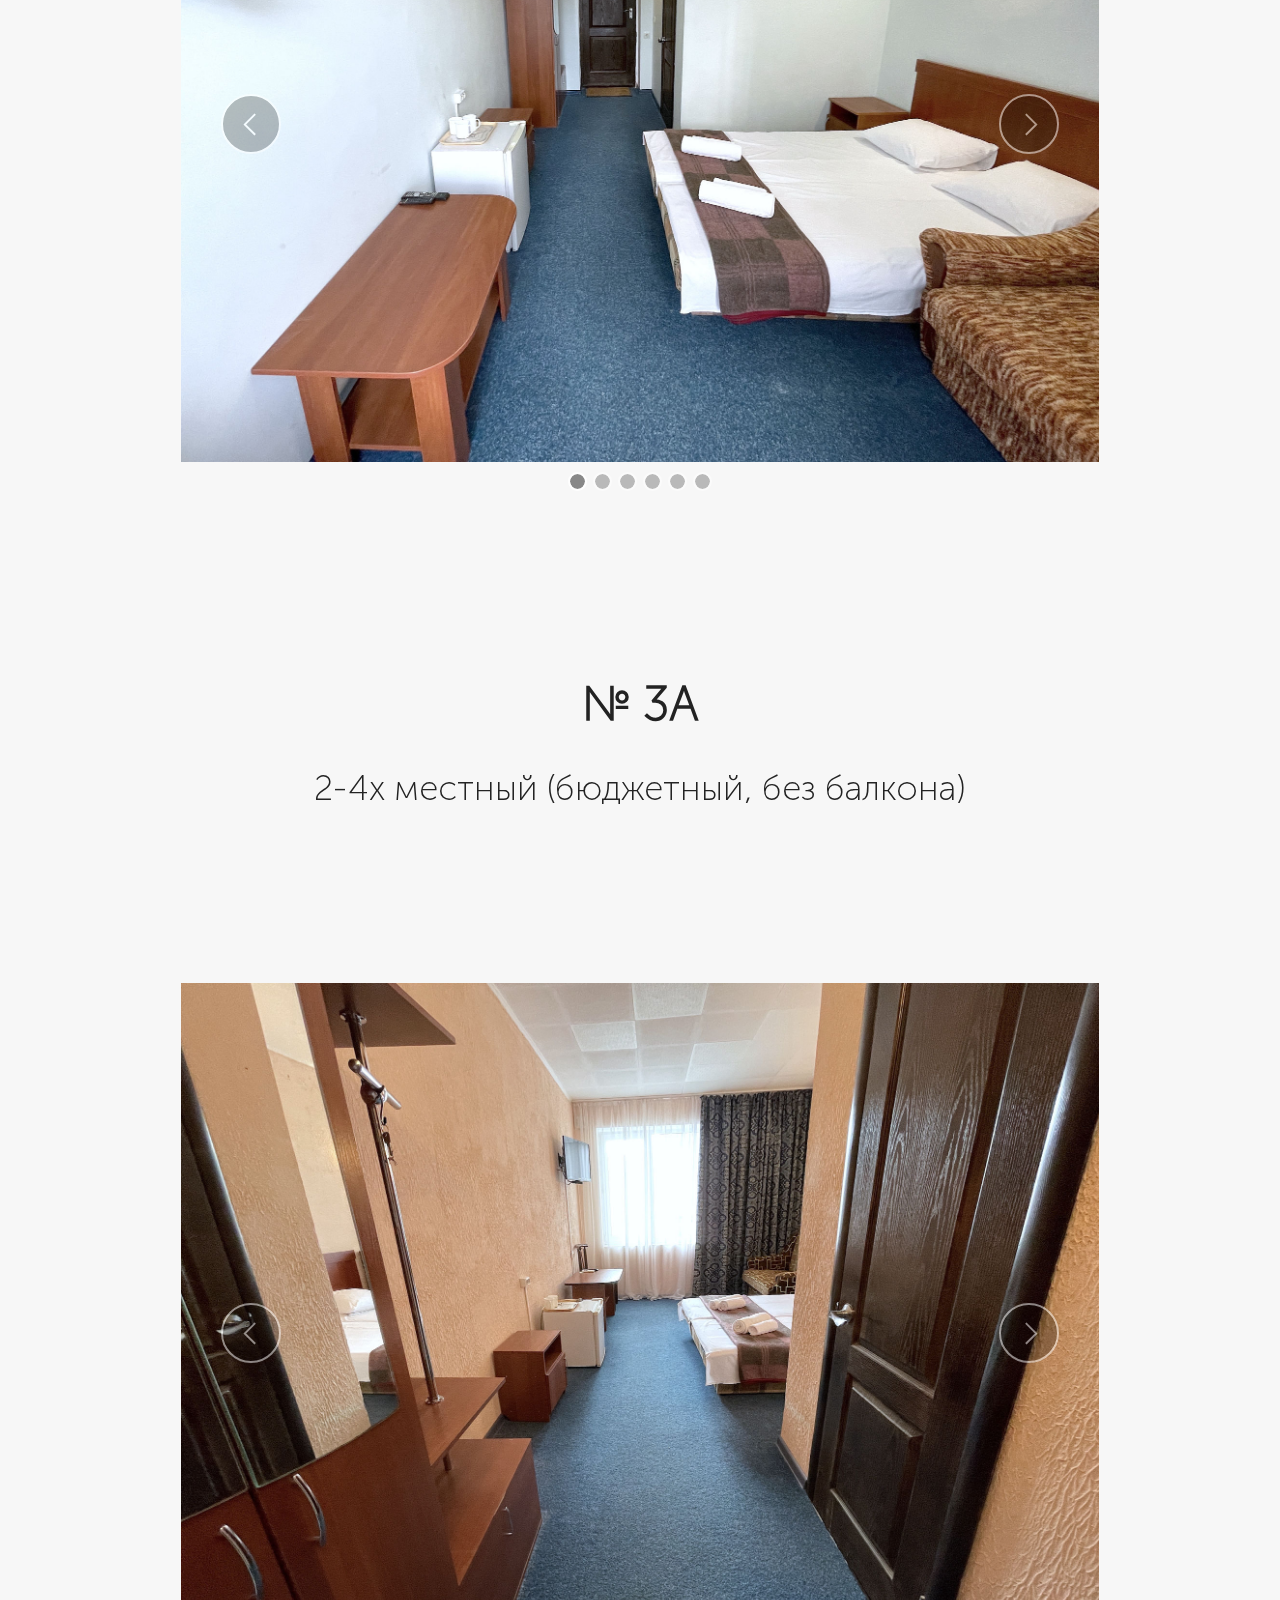
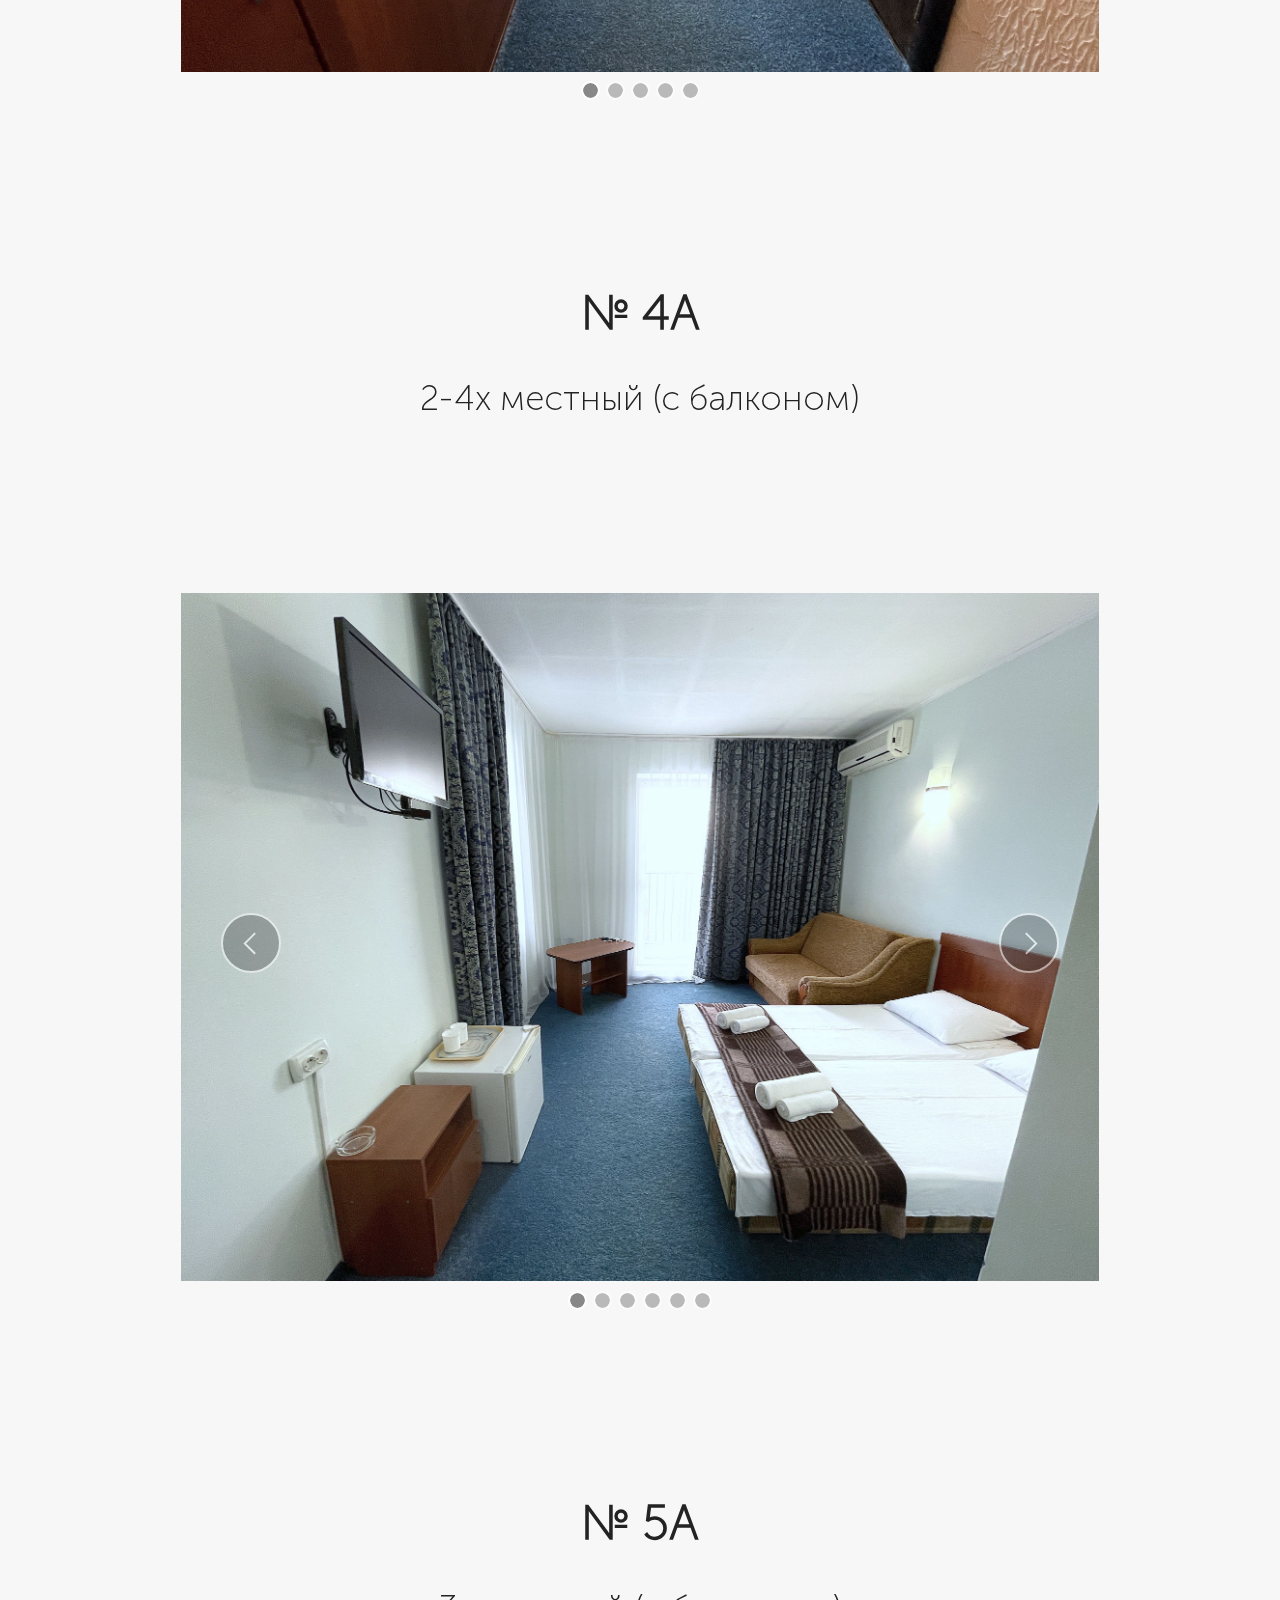
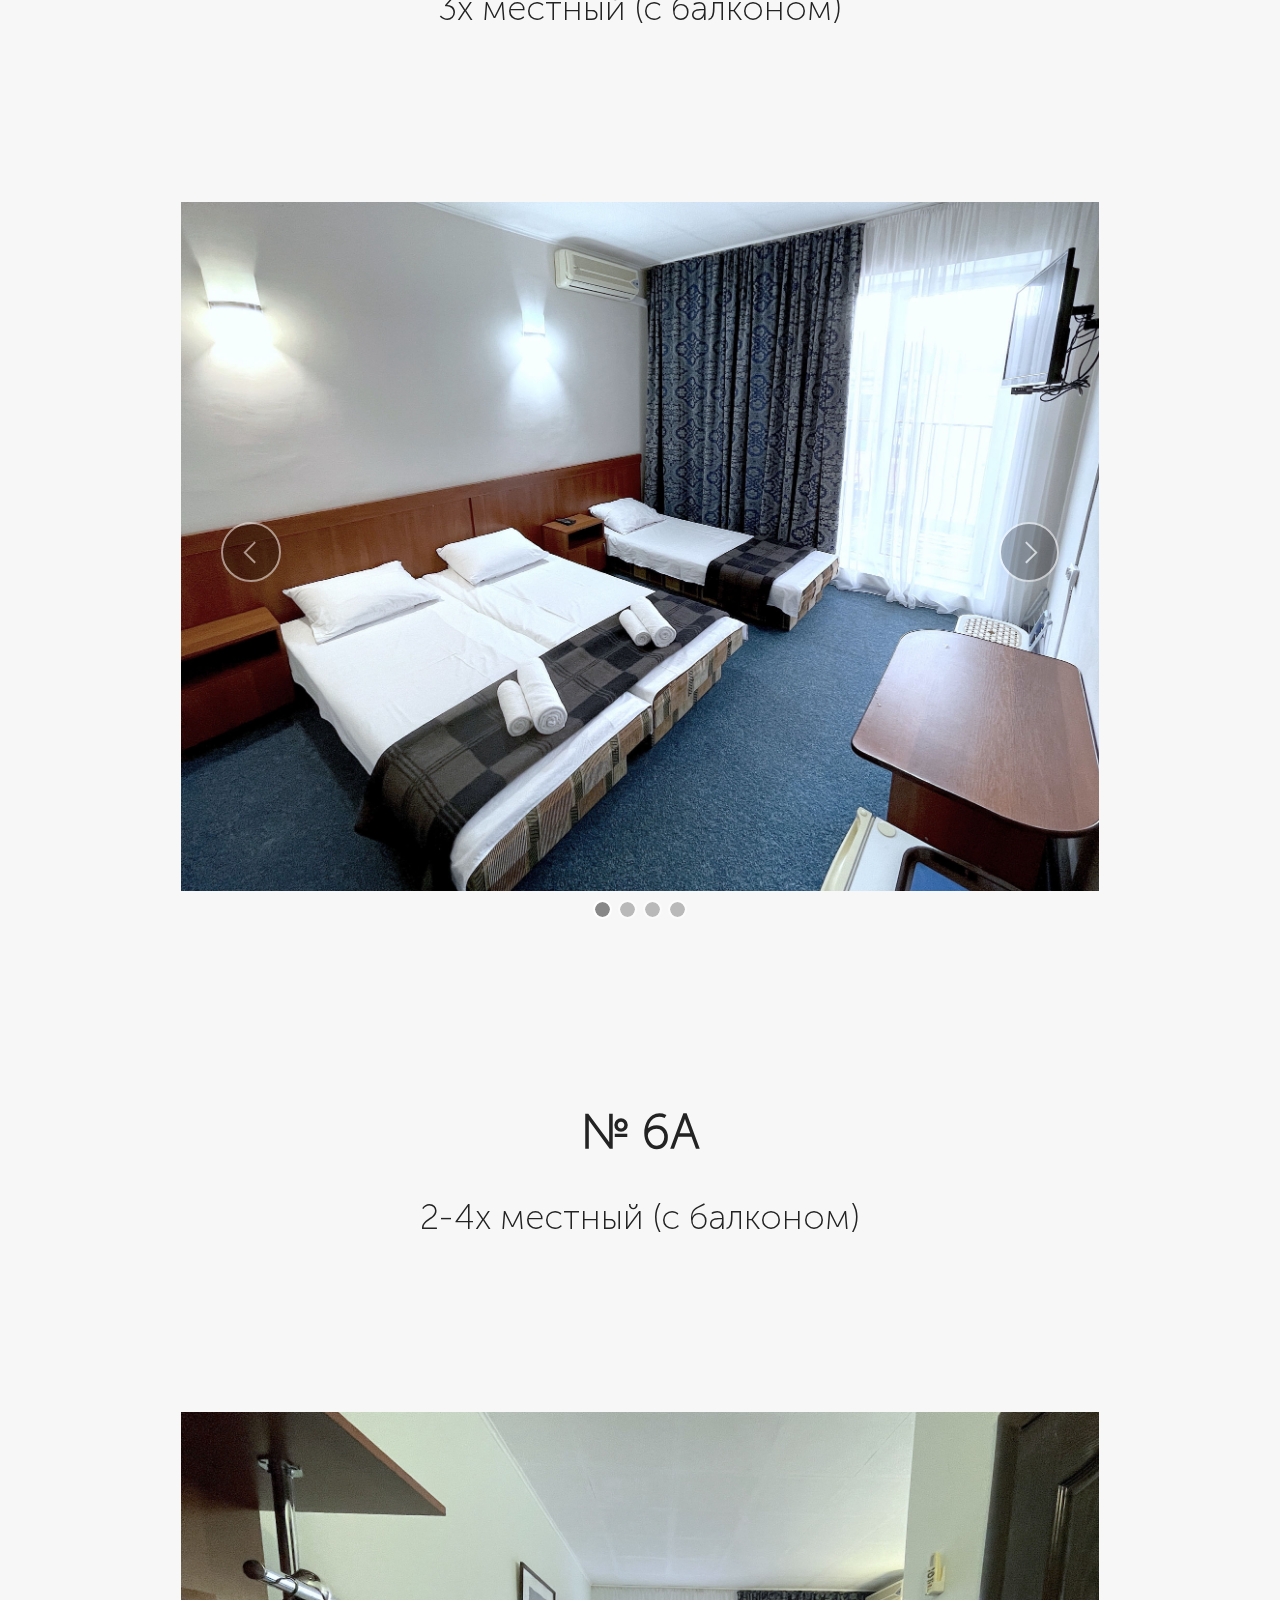
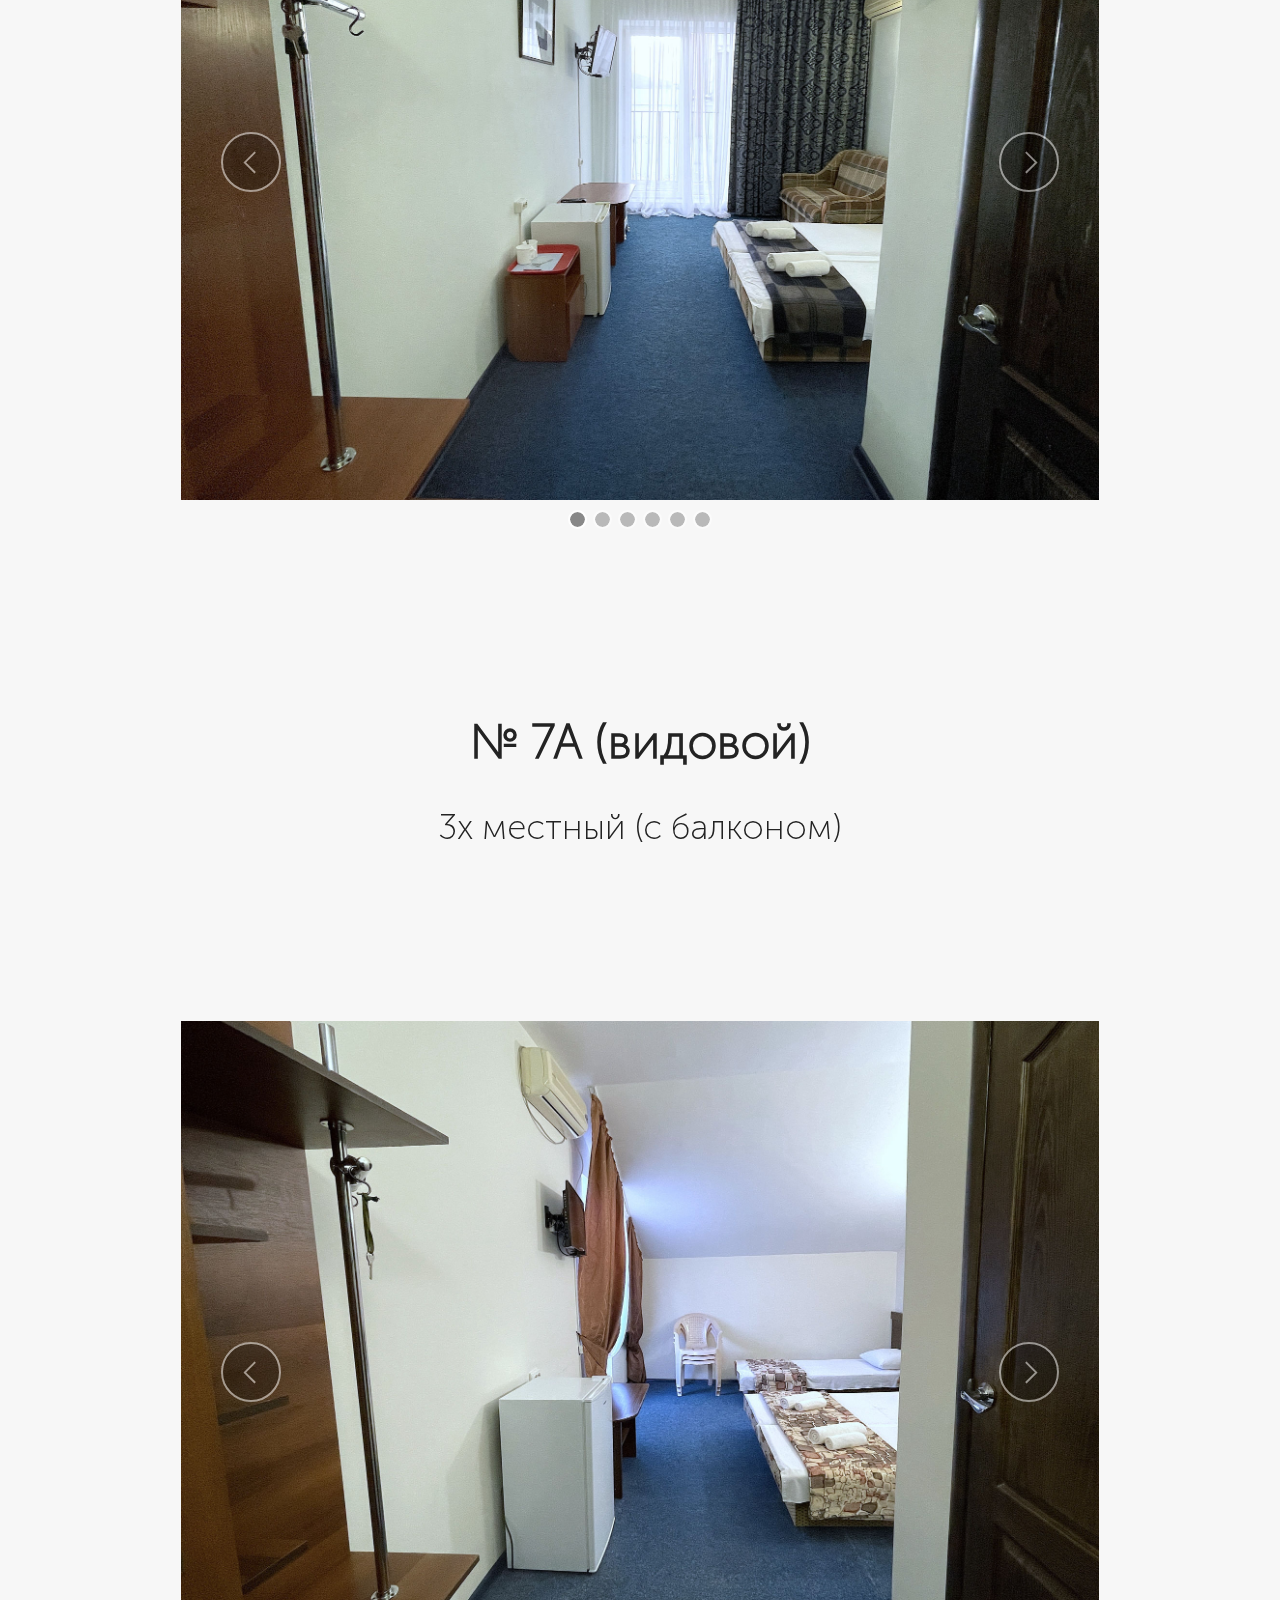
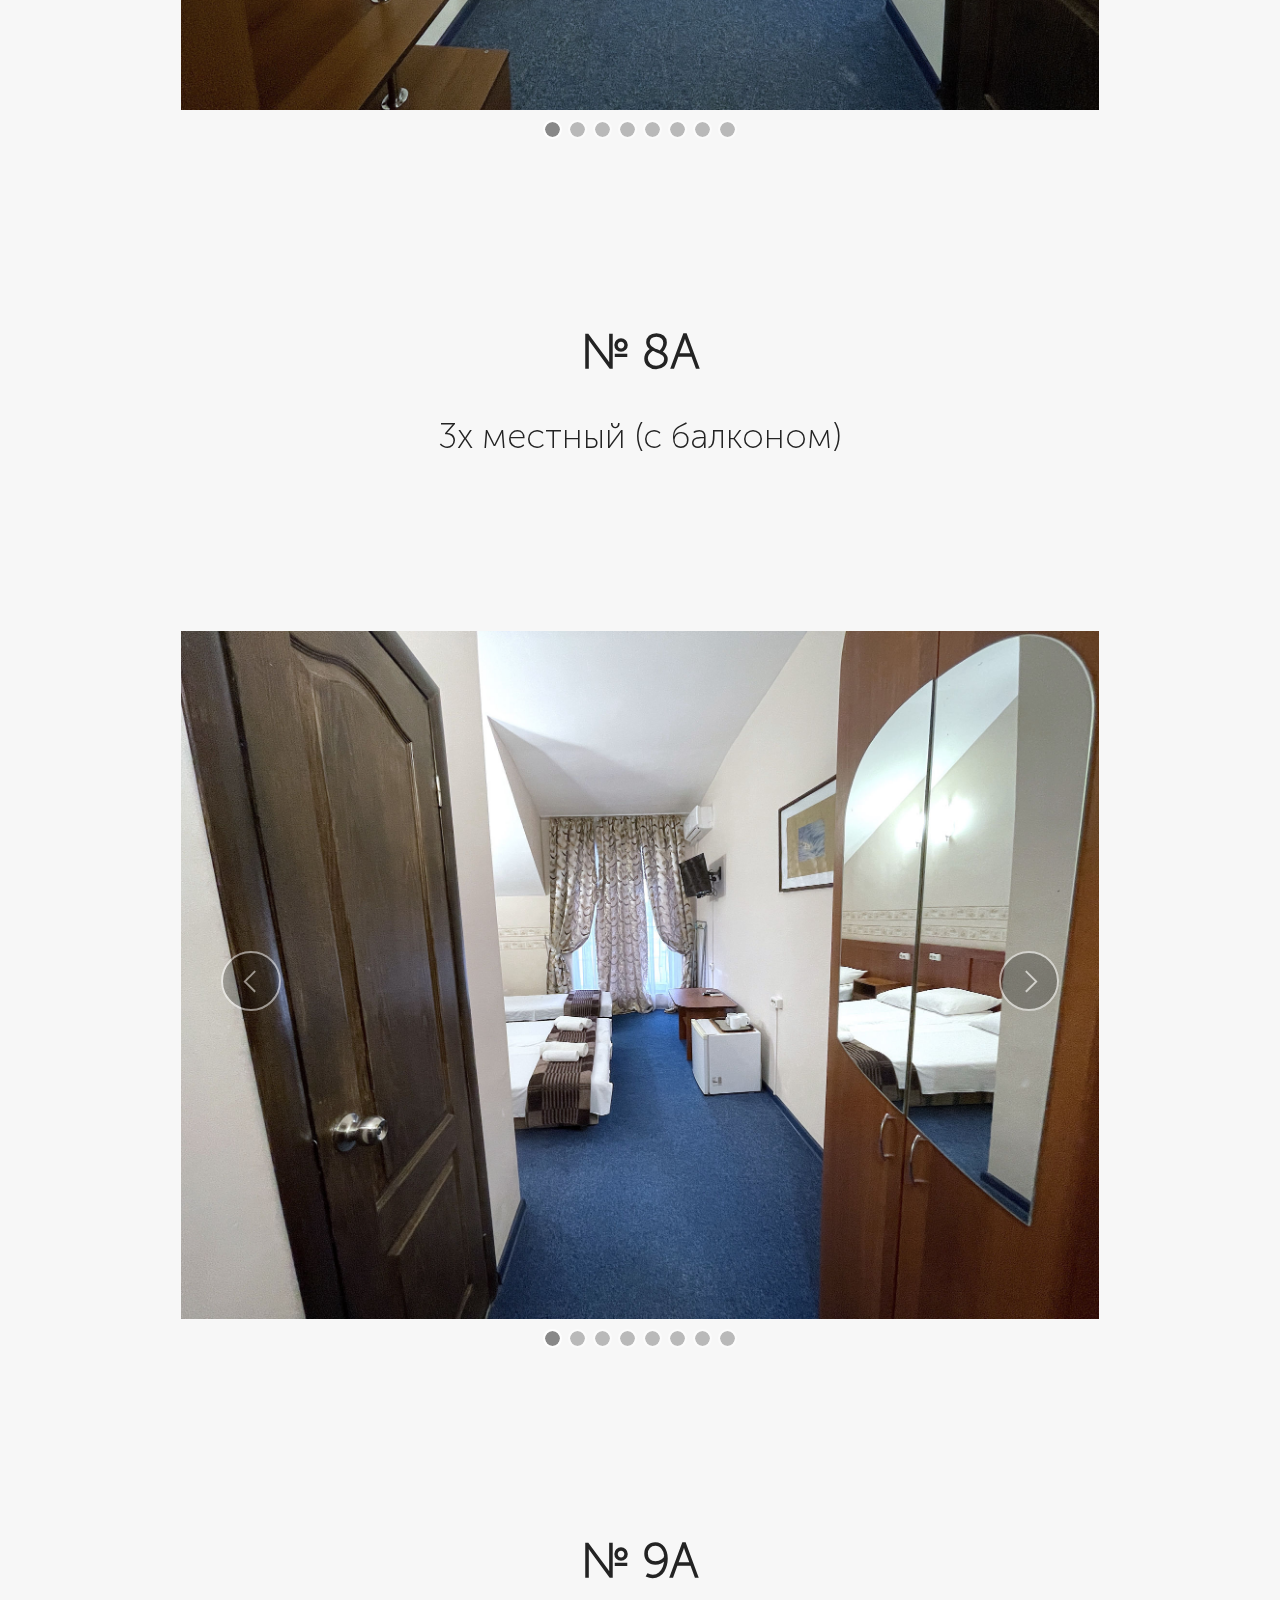
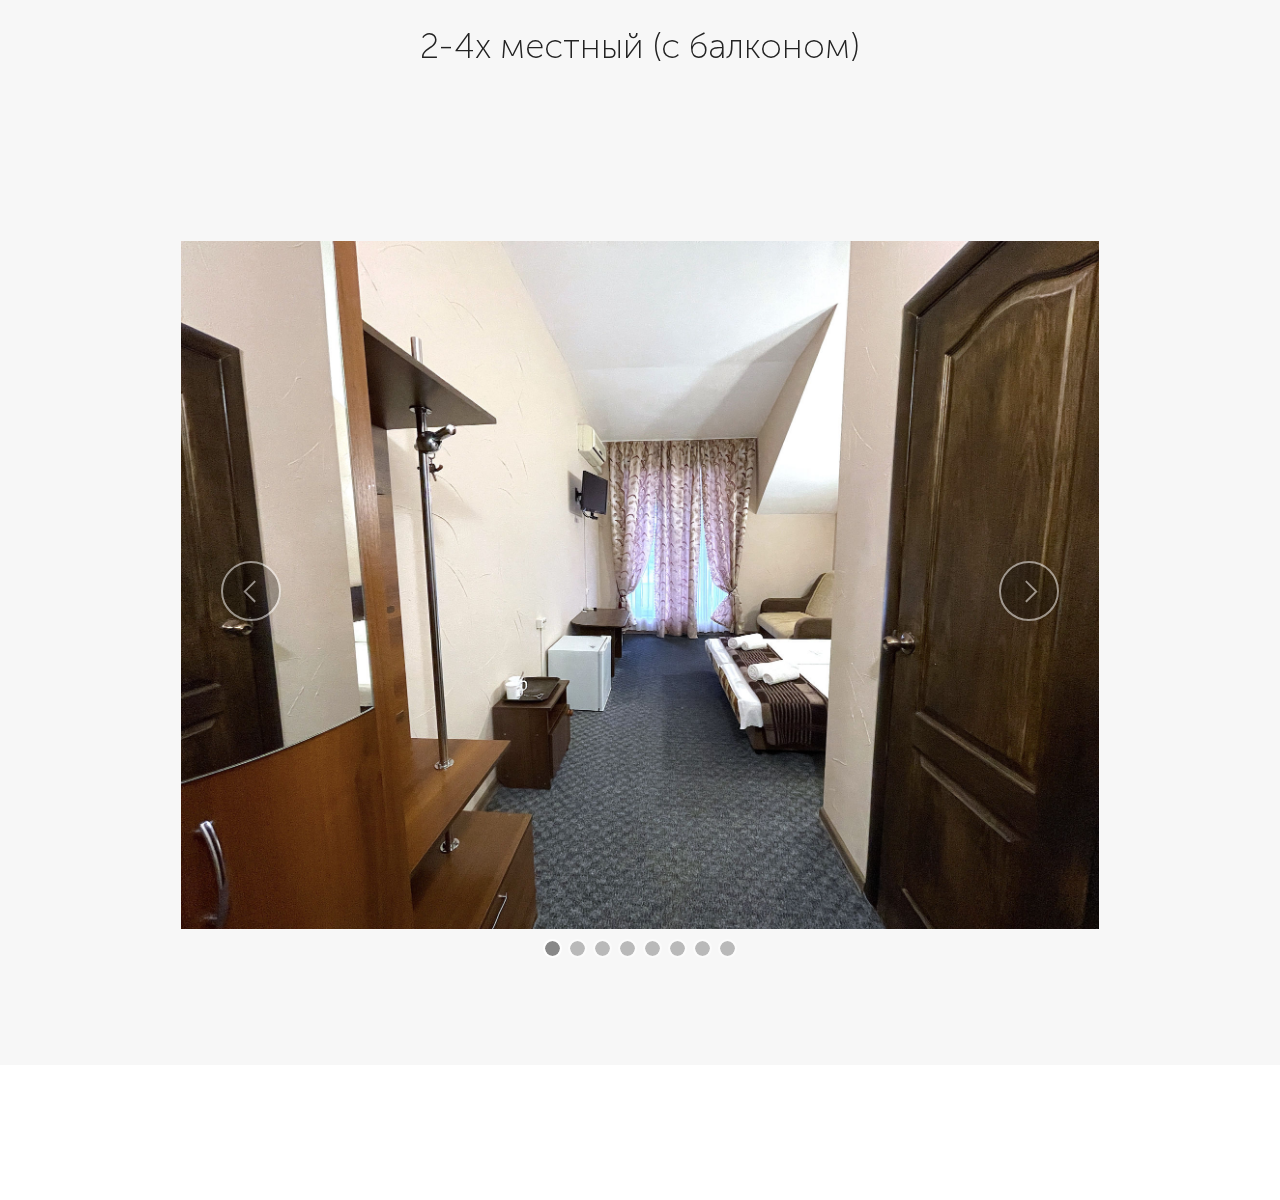
<file: Rooms-A.html>
<!DOCTYPE html>
<html  >
<head>
  <!-- Site made with Mobirise Website Builder v6.0.1, https://mobirise.com -->
  <meta charset="UTF-8">
  <meta http-equiv="X-UA-Compatible" content="IE=edge">
  <meta name="generator" content="Mobirise v6.0.1, mobirise.com">
  <meta name="viewport" content="width=device-width, initial-scale=1, minimum-scale=1">
  <link rel="shortcut icon" href="assets/images/favicon-512-128x128-1.png" type="image/x-icon">
  <meta name="description" content="">
  
  
  <title>Номера А</title>
  <link rel="stylesheet" href="assets/web/assets/mobirise-icons2/mobirise2.css">
  <link rel="stylesheet" href="assets/bootstrap/css/bootstrap.min.css">
  <link rel="stylesheet" href="assets/bootstrap/css/bootstrap-grid.min.css">
  <link rel="stylesheet" href="assets/bootstrap/css/bootstrap-reboot.min.css">
  <link rel="stylesheet" href="assets/parallax/jarallax.css">
  <link rel="stylesheet" href="assets/dropdown/css/style.css">
  <link rel="stylesheet" href="assets/socicon/css/styles.css">
  <link rel="stylesheet" href="assets/theme/css/style.css">
  <link href="assets/fonts/style.css" rel="stylesheet">
  <link rel="preload" as="style" href="assets/mobirise/css/mbr-additional.css?v=225vZa"><link rel="stylesheet" href="assets/mobirise/css/mbr-additional.css?v=225vZa" type="text/css">
  <link rel="stylesheet" href="assets/custom/custom-dropdown.css">
  
  
  
</head>
<body>

<!-- Analytics -->
<!-- Yandex.Metrika counter -->
<script type="text/javascript" >
   (function(m,e,t,r,i,k,a){m[i]=m[i]||function(){(m[i].a=m[i].a||[]).push(arguments)};
   m[i].l=1*new Date();k=e.createElement(t),a=e.getElementsByTagName(t)[0],k.async=1,k.src=r,a.parentNode.insertBefore(k,a)})
   (window, document, "script", "https://mc.yandex.ru/metrika/tag.js", "ym");

   ym(73011445, "init", {
        clickmap:true,
        trackLinks:true,
        accurateTrackBounce:true,
        webvisor:true
   });
</script>
<noscript><div><img src="https://mc.yandex.ru/watch/73011445" style="position:absolute; left:-9999px;" alt="" /></div></noscript>
<!-- /Yandex.Metrika counter -->
<!-- /Analytics -->


  
  <section data-bs-version="5.1" class="menu menu1 cid-sq2FvN46fb" once="menu" id="menu1-1g">
    

    <nav class="navbar navbar-dropdown navbar-fixed-top collapsed">
        <div class="container-fluid">
            <div class="navbar-brand">
                <span class="navbar-logo">
                    
                        <a href="https://lagunadom.com"><img src="assets/images/219x141.png" alt="lagunadom" style="height: 8rem;"></a>
                    
                </span>
                
            </div>
            <div class="navbar-right-container">
                <!-- Контакты дропдаун для мобильной версии -->
                <div class="header--actions_mobile">
                    <div class="mobile-contact-button" data-bs-toggle="modal" data-bs-target="#mobileContactsModal">
                        <span class="mbr-iconfont mobi-mbri-phone mobi-mbri"></span>
                    </div>
                </div>
                
                <!-- Контакты дропдаун для десктопной версии -->
                <div class="header--contacts is_dropdown">
                    <a class="nav-link link text-black text-primary display-7" href="tel:+79109009000">
                        <span>+7 (910) 900-90-00</span>
                        <span class="mbr-iconfont mbri-arrow-down"></span>
                    </a>
                    <div class="is_dropdown--wrapper" aria-hidden="true">
                        <div class="is_dropdown--content">
                            <div class="contact">
                                <div class="contact--title">Телефон для связи</div>
                                <div class="contact--value">
                                    <a href="tel:+79109009000">+7 (910) 900-90-00</a>
                                </div>
                            </div>
                            <div class="contact">
                                <div class="contact--title">Мессенджеры и соцсети</div>
                                <div class="contact--value">
                                    <a href="https://api.whatsapp.com/send?phone=79109009000" title="WhatsApp">
                                        <span class="mbr-iconfont socicon-whatsapp socicon"></span>
                                    </a>
                                </div>
                                <div class="contact--value">
                                    <a href="https://t.me/laguna_dom" title="Telegram">
                                        <span class="mbr-iconfont socicon-telegram socicon"></span>
                                    </a>
                                </div>
                                <div class="contact--value">
                                    <a href="https://www.instagram.com/laguna_dom/" title="Instagram*">
                                        <span class="mbr-iconfont socicon-instagram socicon"></span>
                                    </a>
                                </div>
                            </div>
                            <div class="contact">
                                <div class="disclaimer">
                                    * Instagram - продукт компании Meta Platforms Inc., деятельность которой в России запрещена
                                </div>
                            </div>
                        </div>
                    </div>
                </div>
                
                <button class="navbar-toggler" type="button" data-toggle="collapse" data-bs-toggle="collapse" data-target="#navbarSupportedContent" data-bs-target="#navbarSupportedContent" aria-controls="navbarNavAltMarkup" aria-expanded="false" aria-label="Toggle navigation">
                    <div class="hamburger">
                        <span></span>
                        <span></span>
                        <span></span>
                        <span></span>
                    </div>
                </button>
            </div>
            <div class="collapse navbar-collapse" id="navbarSupportedContent">
                <ul class="navbar-nav nav-dropdown nav-right" data-app-modern-menu="true"><li class="nav-item"><a class="nav-link link text-black text-primary display-7" href="index.html#header1-f">
                            Главная</a></li>
                    <li class="nav-item"><a class="nav-link link text-black text-primary display-7" href="index.html#gallery2-19">
                            Номера</a></li>
                    <li class="nav-item"><a class="nav-link link text-black text-primary display-7" href="index.html#contacts3-n">Контакты</a>
                    </li><li class="nav-item"><a class="nav-link link text-black text-primary display-7" href="about.html#header12-31">О нас</a></li><li class="nav-item"><a class="nav-link link text-black text-primary display-7" href="https://ya.cc/6nCDg" target="_blank">Отзывы</a></li></ul>
                
                
            </div>
        </div>
    </nav>
</section>

<section data-bs-version="5.1" class="header2 cid-ssBSEg3ix0 mbr-fullscreen mbr-parallax-background" id="header2-1i">

    

    <div class="mbr-overlay" style="opacity: 0.7; background-color: rgb(255, 255, 255);"></div>

    <div class="container">
        <div class="row">
            <div class="col-12 col-lg-7">
                <h1 class="mbr-section-title mbr-fonts-style mb-3 display-1"><strong>Номера А</strong></h1>
                
                
                
            </div>
        </div>
    </div>
</section>

<section data-bs-version="5.1" class="content5 cid-sZqC53KMP6" id="content5-5c">
    
    <div class="container">
        <div class="row justify-content-center">
            <div class="col-md-12 col-lg-10">
                
                
                <p class="mbr-text mbr-fonts-style display-7">В наличии 2-4х- и 3х-местные однокомнатные номера с балконами, площадью 16 кв. м., из них 1 номер без балкона со скидкой. <br>Каждый номер оборудован: кондиционер (тепло/холод), телевизор (цифровое ТВ), холодильник, набор прихожей мебели, тумбочки, журнальный столик. В 3х местном номере - 3 односпальные кровати, в 2-4х местном - 2 односпальные кровати + диван "американка", постельное бельё, комплект полотенец (для тела, лица, ног). Санузел: душ, унитаз, раковина, вода горячая/холодная - круглосуточно (индивидуальный бойлер).&nbsp;<br><br></p>
            </div>
        </div>
    </div>
</section>

<section data-bs-version="5.1" class="content4 cid-sZqvGwF7In" id="content4-4v">
    
    
    <div class="container">
        <div class="row justify-content-center">
            <div class="title col-md-12 col-lg-10">
                <h3 class="mbr-section-title mbr-fonts-style align-center mb-4 display-2"><strong>№ 1А</strong></h3>
                <h4 class="mbr-section-subtitle align-center mbr-fonts-style mb-4 display-5">2-4х местный (с балконом)</h4>
                
            </div>
        </div>
    </div>
</section>

<section data-bs-version="5.1" class="slider2 cid-sZZS91Mhy1" id="slider2-6f">
    

    
    <div class="container">
        <div class="row justify-content-center">
            <div class="col-12 col-md-10">
                <div class="carousel slide" id="uIc7C2jImD" data-interval="5000" data-bs-interval="5000">
                    
                    <ol class="carousel-indicators">
                        <li data-slide-to="0" data-bs-slide-to="0" class="active" data-target="#uIc7C2jImD" data-bs-target="#uIc7C2jImD"></li><li data-slide-to="1" data-bs-slide-to="1" class="" data-target="#uIc7C2jImD" data-bs-target="#uIc7C2jImD"></li><li data-slide-to="2" data-bs-slide-to="2" class="" data-target="#uIc7C2jImD" data-bs-target="#uIc7C2jImD"></li><li data-slide-to="3" data-bs-slide-to="3" class="" data-target="#uIc7C2jImD" data-bs-target="#uIc7C2jImD"></li><li data-slide-to="4" data-bs-slide-to="4" class="" data-target="#uIc7C2jImD" data-bs-target="#uIc7C2jImD"></li><li data-slide-to="5" data-bs-slide-to="5" class="" data-target="#uIc7C2jImD" data-bs-target="#uIc7C2jImD"></li>
                        
                        
                    </ol>
                    <div class="carousel-inner">
                        <div class="carousel-item slider-image item active">
                            <div class="item-wrapper">
                                <img class="d-block w-100" src="assets/images/1a1-1900x1425.jpg" alt="Mobirise Website Builder" data-slide-to="0" data-bs-slide-to="0">
                                
                            </div>
                        </div><div class="carousel-item slider-image item">
                            <div class="item-wrapper">
                                <img class="d-block w-100" src="assets/images/1a2-1900x1425.jpg" alt="Mobirise Website Builder" data-slide-to="1" data-bs-slide-to="1">
                                
                            </div>
                        </div><div class="carousel-item slider-image item">
                            <div class="item-wrapper">
                                <img class="d-block w-100" src="assets/images/1a3-1900x1425.jpg" alt="Mobirise Website Builder" data-slide-to="2" data-bs-slide-to="2">
                                
                            </div>
                        </div><div class="carousel-item slider-image item">
                            <div class="item-wrapper">
                                <img class="d-block w-100" src="assets/images/1a4-1900x1425.jpg" alt="Mobirise Website Builder" data-slide-to="3" data-bs-slide-to="3">
                                
                            </div>
                        </div><div class="carousel-item slider-image item">
                            <div class="item-wrapper">
                                <img class="d-block w-100" src="assets/images/1a5-1900x1425.jpg" alt="Mobirise Website Builder" data-slide-to="4" data-bs-slide-to="4">
                                
                            </div>
                        </div><div class="carousel-item slider-image item">
                            <div class="item-wrapper">
                                <img class="d-block w-100" src="assets/images/1a6-1900x1425.jpg" alt="Mobirise Website Builder" data-slide-to="5" data-bs-slide-to="5">
                                
                            </div>
                        </div>
                        
                        
                    </div>
                    <a class="carousel-control carousel-control-prev" role="button" data-slide="prev" data-bs-slide="prev" href="#uIc7C2jImD">
                        <span class="mobi-mbri mobi-mbri-arrow-prev" aria-hidden="true"></span>
                        <span class="sr-only visually-hidden">Previous</span>
                    </a>
                    <a class="carousel-control carousel-control-next" role="button" data-slide="next" data-bs-slide="next" href="#uIc7C2jImD">
                        <span class="mobi-mbri mobi-mbri-arrow-next" aria-hidden="true"></span>
                        <span class="sr-only visually-hidden">Next</span>
                    </a>
                </div>
            </div>
        </div>
    </div>
</section>

<section data-bs-version="5.1" class="content4 cid-sZqwt3QvHm" id="content4-4x">
    
    
    <div class="container">
        <div class="row justify-content-center">
            <div class="title col-md-12 col-lg-10">
                <h3 class="mbr-section-title mbr-fonts-style align-center mb-4 display-2"><strong>№ 2А</strong></h3>
                <h4 class="mbr-section-subtitle align-center mbr-fonts-style mb-4 display-5">2-4х местный (с балконом)</h4>
                
            </div>
        </div>
    </div>
</section>

<section data-bs-version="5.1" class="slider2 cid-sZZSwbh1zh" id="slider2-6g">
    

    
    <div class="container">
        <div class="row justify-content-center">
            <div class="col-12 col-md-10">
                <div class="carousel slide" id="uIc7C2BFiD" data-interval="5000" data-bs-interval="5000">
                    
                    <ol class="carousel-indicators">
                        <li data-slide-to="0" data-bs-slide-to="0" class="active" data-target="#uIc7C2BFiD" data-bs-target="#uIc7C2BFiD"></li><li data-slide-to="1" data-bs-slide-to="1" class="" data-target="#uIc7C2BFiD" data-bs-target="#uIc7C2BFiD"></li><li data-slide-to="2" data-bs-slide-to="2" class="" data-target="#uIc7C2BFiD" data-bs-target="#uIc7C2BFiD"></li><li data-slide-to="3" data-bs-slide-to="3" class="" data-target="#uIc7C2BFiD" data-bs-target="#uIc7C2BFiD"></li><li data-slide-to="4" data-bs-slide-to="4" class="" data-target="#uIc7C2BFiD" data-bs-target="#uIc7C2BFiD"></li><li data-slide-to="5" data-bs-slide-to="5" class="" data-target="#uIc7C2BFiD" data-bs-target="#uIc7C2BFiD"></li>
                        
                        
                    </ol>
                    <div class="carousel-inner">
                        <div class="carousel-item slider-image item active">
                            <div class="item-wrapper">
                                <img class="d-block w-100" src="assets/images/2a1-1900x1425.jpg" alt="Mobirise Website Builder" data-slide-to="0" data-bs-slide-to="0">
                                
                            </div>
                        </div><div class="carousel-item slider-image item">
                            <div class="item-wrapper">
                                <img class="d-block w-100" src="assets/images/2a2-1900x1425.jpg" alt="Mobirise Website Builder" data-slide-to="1" data-bs-slide-to="1">
                                
                            </div>
                        </div><div class="carousel-item slider-image item">
                            <div class="item-wrapper">
                                <img class="d-block w-100" src="assets/images/2a3-1900x1425.jpg" alt="Mobirise Website Builder" data-slide-to="2" data-bs-slide-to="2">
                                
                            </div>
                        </div><div class="carousel-item slider-image item">
                            <div class="item-wrapper">
                                <img class="d-block w-100" src="assets/images/2a4-1900x1425.jpg" alt="Mobirise Website Builder" data-slide-to="3" data-bs-slide-to="3">
                                
                            </div>
                        </div><div class="carousel-item slider-image item">
                            <div class="item-wrapper">
                                <img class="d-block w-100" src="assets/images/2a5-1900x1425.jpg" alt="Mobirise Website Builder" data-slide-to="4" data-bs-slide-to="4">
                                
                            </div>
                        </div><div class="carousel-item slider-image item">
                            <div class="item-wrapper">
                                <img class="d-block w-100" src="assets/images/2a6-1900x1588.jpg" alt="Mobirise Website Builder" data-slide-to="5" data-bs-slide-to="5">
                                
                            </div>
                        </div>
                        
                        
                    </div>
                    <a class="carousel-control carousel-control-prev" role="button" data-slide="prev" data-bs-slide="prev" href="#uIc7C2BFiD">
                        <span class="mobi-mbri mobi-mbri-arrow-prev" aria-hidden="true"></span>
                        <span class="sr-only visually-hidden">Previous</span>
                    </a>
                    <a class="carousel-control carousel-control-next" role="button" data-slide="next" data-bs-slide="next" href="#uIc7C2BFiD">
                        <span class="mobi-mbri mobi-mbri-arrow-next" aria-hidden="true"></span>
                        <span class="sr-only visually-hidden">Next</span>
                    </a>
                </div>
            </div>
        </div>
    </div>
</section>

<section data-bs-version="5.1" class="content4 cid-sZqwBx4kvj" id="content4-55">
    
    
    <div class="container">
        <div class="row justify-content-center">
            <div class="title col-md-12 col-lg-10">
                <h3 class="mbr-section-title mbr-fonts-style align-center mb-4 display-2"><strong>№ 3А</strong></h3>
                <h4 class="mbr-section-subtitle align-center mbr-fonts-style mb-4 display-5">2-4х местный (бюджетный, без балкона)</h4>
                
            </div>
        </div>
    </div>
</section>

<section data-bs-version="5.1" class="slider2 cid-sZZSx5Fank" id="slider2-6h">
    

    
    <div class="container">
        <div class="row justify-content-center">
            <div class="col-12 col-md-10">
                <div class="carousel slide" id="uIc7C2UKun" data-interval="5000" data-bs-interval="5000">
                    
                    <ol class="carousel-indicators">
                        <li data-slide-to="0" data-bs-slide-to="0" class="active" data-target="#uIc7C2UKun" data-bs-target="#uIc7C2UKun"></li><li data-slide-to="1" data-bs-slide-to="1" class="" data-target="#uIc7C2UKun" data-bs-target="#uIc7C2UKun"></li><li data-slide-to="2" data-bs-slide-to="2" class="" data-target="#uIc7C2UKun" data-bs-target="#uIc7C2UKun"></li><li data-slide-to="3" data-bs-slide-to="3" class="" data-target="#uIc7C2UKun" data-bs-target="#uIc7C2UKun"></li><li data-slide-to="4" data-bs-slide-to="4" class="" data-target="#uIc7C2UKun" data-bs-target="#uIc7C2UKun"></li>
                        
                        
                    </ol>
                    <div class="carousel-inner">
                        <div class="carousel-item slider-image item active">
                            <div class="item-wrapper">
                                <img class="d-block w-100" src="assets/images/3a1-1900x1425.jpg" alt="Mobirise Website Builder" data-slide-to="0" data-bs-slide-to="0">
                                
                            </div>
                        </div><div class="carousel-item slider-image item">
                            <div class="item-wrapper">
                                <img class="d-block w-100" src="assets/images/3a2-1900x1425.jpg" alt="Mobirise Website Builder" data-slide-to="1" data-bs-slide-to="1">
                                
                            </div>
                        </div><div class="carousel-item slider-image item">
                            <div class="item-wrapper">
                                <img class="d-block w-100" src="assets/images/3a3-1900x1425.jpg" alt="Mobirise Website Builder" data-slide-to="2" data-bs-slide-to="2">
                                
                            </div>
                        </div><div class="carousel-item slider-image item">
                            <div class="item-wrapper">
                                <img class="d-block w-100" src="assets/images/3a4-1900x1425.jpg" alt="Mobirise Website Builder" data-slide-to="3" data-bs-slide-to="3">
                                
                            </div>
                        </div><div class="carousel-item slider-image item">
                            <div class="item-wrapper">
                                <img class="d-block w-100" src="assets/images/3a5-1900x1425.jpg" alt="Mobirise Website Builder" data-slide-to="4" data-bs-slide-to="4">
                                
                            </div>
                        </div>
                        
                        
                    </div>
                    <a class="carousel-control carousel-control-prev" role="button" data-slide="prev" data-bs-slide="prev" href="#uIc7C2UKun">
                        <span class="mobi-mbri mobi-mbri-arrow-prev" aria-hidden="true"></span>
                        <span class="sr-only visually-hidden">Previous</span>
                    </a>
                    <a class="carousel-control carousel-control-next" role="button" data-slide="next" data-bs-slide="next" href="#uIc7C2UKun">
                        <span class="mobi-mbri mobi-mbri-arrow-next" aria-hidden="true"></span>
                        <span class="sr-only visually-hidden">Next</span>
                    </a>
                </div>
            </div>
        </div>
    </div>
</section>

<section data-bs-version="5.1" class="content4 cid-sZqwCbaXjg" id="content4-56">
    
    
    <div class="container">
        <div class="row justify-content-center">
            <div class="title col-md-12 col-lg-10">
                <h3 class="mbr-section-title mbr-fonts-style align-center mb-4 display-2"><strong>№ 4А</strong></h3>
                <h4 class="mbr-section-subtitle align-center mbr-fonts-style mb-4 display-5">2-4х местный (с балконом)</h4>
                
            </div>
        </div>
    </div>
</section>

<section data-bs-version="5.1" class="slider2 cid-sZZSyMmvuk" id="slider2-6i">
    

    
    <div class="container">
        <div class="row justify-content-center">
            <div class="col-12 col-md-10">
                <div class="carousel slide" id="uIc7C3c6D9" data-interval="5000" data-bs-interval="5000">
                    
                    <ol class="carousel-indicators">
                        <li data-slide-to="0" data-bs-slide-to="0" class="active" data-target="#uIc7C3c6D9" data-bs-target="#uIc7C3c6D9"></li><li data-slide-to="1" data-bs-slide-to="1" class="" data-target="#uIc7C3c6D9" data-bs-target="#uIc7C3c6D9"></li><li data-slide-to="2" data-bs-slide-to="2" class="" data-target="#uIc7C3c6D9" data-bs-target="#uIc7C3c6D9"></li><li data-slide-to="3" data-bs-slide-to="3" class="" data-target="#uIc7C3c6D9" data-bs-target="#uIc7C3c6D9"></li><li data-slide-to="4" data-bs-slide-to="4" class="" data-target="#uIc7C3c6D9" data-bs-target="#uIc7C3c6D9"></li><li data-slide-to="5" data-bs-slide-to="5" class="" data-target="#uIc7C3c6D9" data-bs-target="#uIc7C3c6D9"></li>
                        
                        
                    </ol>
                    <div class="carousel-inner">
                        <div class="carousel-item slider-image item active">
                            <div class="item-wrapper">
                                <img class="d-block w-100" src="assets/images/4a1-1900x1425.jpg" alt="Mobirise Website Builder" data-slide-to="0" data-bs-slide-to="0">
                                
                            </div>
                        </div><div class="carousel-item slider-image item">
                            <div class="item-wrapper">
                                <img class="d-block w-100" src="assets/images/4a2-1900x1425.jpg" alt="Mobirise Website Builder" data-slide-to="1" data-bs-slide-to="1">
                                
                            </div>
                        </div><div class="carousel-item slider-image item">
                            <div class="item-wrapper">
                                <img class="d-block w-100" src="assets/images/4a3-1900x1425.jpg" alt="Mobirise Website Builder" data-slide-to="2" data-bs-slide-to="2">
                                
                            </div>
                        </div><div class="carousel-item slider-image item">
                            <div class="item-wrapper">
                                <img class="d-block w-100" src="assets/images/4a4-1900x1425.jpg" alt="Mobirise Website Builder" data-slide-to="3" data-bs-slide-to="3">
                                
                            </div>
                        </div><div class="carousel-item slider-image item">
                            <div class="item-wrapper">
                                <img class="d-block w-100" src="assets/images/4a5-1900x1425.jpg" alt="Mobirise Website Builder" data-slide-to="4" data-bs-slide-to="4">
                                
                            </div>
                        </div><div class="carousel-item slider-image item">
                            <div class="item-wrapper">
                                <img class="d-block w-100" src="assets/images/4a6-1900x1425.jpg" alt="Mobirise Website Builder" data-slide-to="5" data-bs-slide-to="5">
                                
                            </div>
                        </div>
                        
                        
                    </div>
                    <a class="carousel-control carousel-control-prev" role="button" data-slide="prev" data-bs-slide="prev" href="#uIc7C3c6D9">
                        <span class="mobi-mbri mobi-mbri-arrow-prev" aria-hidden="true"></span>
                        <span class="sr-only visually-hidden">Previous</span>
                    </a>
                    <a class="carousel-control carousel-control-next" role="button" data-slide="next" data-bs-slide="next" href="#uIc7C3c6D9">
                        <span class="mobi-mbri mobi-mbri-arrow-next" aria-hidden="true"></span>
                        <span class="sr-only visually-hidden">Next</span>
                    </a>
                </div>
            </div>
        </div>
    </div>
</section>

<section data-bs-version="5.1" class="content4 cid-sZqwCPffRv" id="content4-57">
    
    
    <div class="container">
        <div class="row justify-content-center">
            <div class="title col-md-12 col-lg-10">
                <h3 class="mbr-section-title mbr-fonts-style align-center mb-4 display-2"><strong>№ 5А</strong></h3>
                <h4 class="mbr-section-subtitle align-center mbr-fonts-style mb-4 display-5">3х местный (с балконом)</h4>
                
            </div>
        </div>
    </div>
</section>

<section data-bs-version="5.1" class="slider2 cid-sZZSzq2AfY" id="slider2-6j">
    

    
    <div class="container">
        <div class="row justify-content-center">
            <div class="col-12 col-md-10">
                <div class="carousel slide" id="uIc7C3v6zl" data-interval="5000" data-bs-interval="5000">
                    
                    <ol class="carousel-indicators">
                        <li data-slide-to="0" data-bs-slide-to="0" class="active" data-target="#uIc7C3v6zl" data-bs-target="#uIc7C3v6zl"></li><li data-slide-to="1" data-bs-slide-to="1" class="" data-target="#uIc7C3v6zl" data-bs-target="#uIc7C3v6zl"></li><li data-slide-to="2" data-bs-slide-to="2" class="" data-target="#uIc7C3v6zl" data-bs-target="#uIc7C3v6zl"></li><li data-slide-to="3" data-bs-slide-to="3" class="" data-target="#uIc7C3v6zl" data-bs-target="#uIc7C3v6zl"></li>
                        
                        
                    </ol>
                    <div class="carousel-inner">
                        <div class="carousel-item slider-image item active">
                            <div class="item-wrapper">
                                <img class="d-block w-100" src="assets/images/5a1-1900x1425.jpg" alt="Mobirise Website Builder" data-slide-to="0" data-bs-slide-to="0">
                                
                            </div>
                        </div><div class="carousel-item slider-image item">
                            <div class="item-wrapper">
                                <img class="d-block w-100" src="assets/images/5a2-1900x1425.jpg" alt="Mobirise Website Builder" data-slide-to="1" data-bs-slide-to="1">
                                
                            </div>
                        </div><div class="carousel-item slider-image item">
                            <div class="item-wrapper">
                                <img class="d-block w-100" src="assets/images/5a3-1900x1425.jpg" alt="Mobirise Website Builder" data-slide-to="2" data-bs-slide-to="2">
                                
                            </div>
                        </div><div class="carousel-item slider-image item">
                            <div class="item-wrapper">
                                <img class="d-block w-100" src="assets/images/5a4-1900x1425.jpg" alt="Mobirise Website Builder" data-slide-to="3" data-bs-slide-to="3">
                                
                            </div>
                        </div>
                        
                        
                    </div>
                    <a class="carousel-control carousel-control-prev" role="button" data-slide="prev" data-bs-slide="prev" href="#uIc7C3v6zl">
                        <span class="mobi-mbri mobi-mbri-arrow-prev" aria-hidden="true"></span>
                        <span class="sr-only visually-hidden">Previous</span>
                    </a>
                    <a class="carousel-control carousel-control-next" role="button" data-slide="next" data-bs-slide="next" href="#uIc7C3v6zl">
                        <span class="mobi-mbri mobi-mbri-arrow-next" aria-hidden="true"></span>
                        <span class="sr-only visually-hidden">Next</span>
                    </a>
                </div>
            </div>
        </div>
    </div>
</section>

<section data-bs-version="5.1" class="content4 cid-sZqwDopoBC" id="content4-58">
    
    
    <div class="container">
        <div class="row justify-content-center">
            <div class="title col-md-12 col-lg-10">
                <h3 class="mbr-section-title mbr-fonts-style align-center mb-4 display-2"><strong>№ 6А</strong></h3>
                <h4 class="mbr-section-subtitle align-center mbr-fonts-style mb-4 display-5">2-4х местный (с балконом)</h4>
                
            </div>
        </div>
    </div>
</section>

<section data-bs-version="5.1" class="slider2 cid-sZZSA0yzV2" id="slider2-6k">
    

    
    <div class="container">
        <div class="row justify-content-center">
            <div class="col-12 col-md-10">
                <div class="carousel slide" id="uIc7C3MDUx" data-interval="5000" data-bs-interval="5000">
                    
                    <ol class="carousel-indicators">
                        <li data-slide-to="0" data-bs-slide-to="0" class="active" data-target="#uIc7C3MDUx" data-bs-target="#uIc7C3MDUx"></li><li data-slide-to="1" data-bs-slide-to="1" class="" data-target="#uIc7C3MDUx" data-bs-target="#uIc7C3MDUx"></li><li data-slide-to="2" data-bs-slide-to="2" class="" data-target="#uIc7C3MDUx" data-bs-target="#uIc7C3MDUx"></li><li data-slide-to="3" data-bs-slide-to="3" class="" data-target="#uIc7C3MDUx" data-bs-target="#uIc7C3MDUx"></li><li data-slide-to="4" data-bs-slide-to="4" class="" data-target="#uIc7C3MDUx" data-bs-target="#uIc7C3MDUx"></li><li data-slide-to="5" data-bs-slide-to="5" class="" data-target="#uIc7C3MDUx" data-bs-target="#uIc7C3MDUx"></li>
                        
                        
                    </ol>
                    <div class="carousel-inner">
                        <div class="carousel-item slider-image item active">
                            <div class="item-wrapper">
                                <img class="d-block w-100" src="assets/images/6a1-1900x1425.jpg" alt="Mobirise Website Builder" data-slide-to="0" data-bs-slide-to="0">
                                
                            </div>
                        </div><div class="carousel-item slider-image item">
                            <div class="item-wrapper">
                                <img class="d-block w-100" src="assets/images/6a2-1900x1425.jpg" alt="Mobirise Website Builder" data-slide-to="1" data-bs-slide-to="1">
                                
                            </div>
                        </div><div class="carousel-item slider-image item">
                            <div class="item-wrapper">
                                <img class="d-block w-100" src="assets/images/6a3-1900x1425.jpg" alt="Mobirise Website Builder" data-slide-to="2" data-bs-slide-to="2">
                                
                            </div>
                        </div><div class="carousel-item slider-image item">
                            <div class="item-wrapper">
                                <img class="d-block w-100" src="assets/images/6a4-1900x1425.jpg" alt="Mobirise Website Builder" data-slide-to="3" data-bs-slide-to="3">
                                
                            </div>
                        </div><div class="carousel-item slider-image item">
                            <div class="item-wrapper">
                                <img class="d-block w-100" src="assets/images/6a5-1900x1425.jpg" alt="Mobirise Website Builder" data-slide-to="4" data-bs-slide-to="4">
                                
                            </div>
                        </div><div class="carousel-item slider-image item">
                            <div class="item-wrapper">
                                <img class="d-block w-100" src="assets/images/6a6-1900x1425.jpg" alt="Mobirise Website Builder" data-slide-to="5" data-bs-slide-to="5">
                                
                            </div>
                        </div>
                        
                        
                    </div>
                    <a class="carousel-control carousel-control-prev" role="button" data-slide="prev" data-bs-slide="prev" href="#uIc7C3MDUx">
                        <span class="mobi-mbri mobi-mbri-arrow-prev" aria-hidden="true"></span>
                        <span class="sr-only visually-hidden">Previous</span>
                    </a>
                    <a class="carousel-control carousel-control-next" role="button" data-slide="next" data-bs-slide="next" href="#uIc7C3MDUx">
                        <span class="mobi-mbri mobi-mbri-arrow-next" aria-hidden="true"></span>
                        <span class="sr-only visually-hidden">Next</span>
                    </a>
                </div>
            </div>
        </div>
    </div>
</section>

<section data-bs-version="5.1" class="content4 cid-sZqwE6rS0z" id="content4-59">
    
    
    <div class="container">
        <div class="row justify-content-center">
            <div class="title col-md-12 col-lg-10">
                <h3 class="mbr-section-title mbr-fonts-style align-center mb-4 display-2"><strong>№ 7А (видовой)</strong></h3>
                <h4 class="mbr-section-subtitle align-center mbr-fonts-style mb-4 display-5">3х местный (с балконом)</h4>
                
            </div>
        </div>
    </div>
</section>

<section data-bs-version="5.1" class="slider2 cid-sZZSAyYGqM" id="slider2-6l">
    

    
    <div class="container">
        <div class="row justify-content-center">
            <div class="col-12 col-md-10">
                <div class="carousel slide" id="uIc7C48xDE" data-interval="5000" data-bs-interval="5000">
                    
                    <ol class="carousel-indicators">
                        <li data-slide-to="0" data-bs-slide-to="0" class="active" data-target="#uIc7C48xDE" data-bs-target="#uIc7C48xDE"></li><li data-slide-to="1" data-bs-slide-to="1" class="" data-target="#uIc7C48xDE" data-bs-target="#uIc7C48xDE"></li><li data-slide-to="2" data-bs-slide-to="2" class="" data-target="#uIc7C48xDE" data-bs-target="#uIc7C48xDE"></li><li data-slide-to="3" data-bs-slide-to="3" class="" data-target="#uIc7C48xDE" data-bs-target="#uIc7C48xDE"></li><li data-slide-to="4" data-bs-slide-to="4" class="" data-target="#uIc7C48xDE" data-bs-target="#uIc7C48xDE"></li><li data-slide-to="5" data-bs-slide-to="5" class="" data-target="#uIc7C48xDE" data-bs-target="#uIc7C48xDE"></li><li data-slide-to="6" data-bs-slide-to="6" class="" data-target="#uIc7C48xDE" data-bs-target="#uIc7C48xDE"></li><li data-slide-to="7" data-bs-slide-to="7" class="" data-target="#uIc7C48xDE" data-bs-target="#uIc7C48xDE"></li>
                        
                        
                    </ol>
                    <div class="carousel-inner">
                        <div class="carousel-item slider-image item active">
                            <div class="item-wrapper">
                                <img class="d-block w-100" src="assets/images/7a1-1900x1425.jpg" alt="Mobirise Website Builder" data-slide-to="0" data-bs-slide-to="0">
                                
                            </div>
                        </div><div class="carousel-item slider-image item">
                            <div class="item-wrapper">
                                <img class="d-block w-100" src="assets/images/7a2-1900x1425.jpg" alt="Mobirise Website Builder" data-slide-to="1" data-bs-slide-to="1">
                                
                            </div>
                        </div><div class="carousel-item slider-image item">
                            <div class="item-wrapper">
                                <img class="d-block w-100" src="assets/images/7a3-1900x1425.jpg" alt="Mobirise Website Builder" data-slide-to="2" data-bs-slide-to="2">
                                
                            </div>
                        </div><div class="carousel-item slider-image item">
                            <div class="item-wrapper">
                                <img class="d-block w-100" src="assets/images/7a4-1900x1425.jpg" alt="Mobirise Website Builder" data-slide-to="3" data-bs-slide-to="3">
                                
                            </div>
                        </div><div class="carousel-item slider-image item">
                            <div class="item-wrapper">
                                <img class="d-block w-100" src="assets/images/7a5-1900x1425.jpg" alt="Mobirise Website Builder" data-slide-to="4" data-bs-slide-to="4">
                                
                            </div>
                        </div><div class="carousel-item slider-image item">
                            <div class="item-wrapper">
                                <img class="d-block w-100" src="assets/images/7a6-1900x1425.jpg" alt="Mobirise Website Builder" data-slide-to="5" data-bs-slide-to="5">
                                
                            </div>
                        </div><div class="carousel-item slider-image item">
                            <div class="item-wrapper">
                                <img class="d-block w-100" src="assets/images/7a7-1900x1425.jpg" alt="Mobirise Website Builder" data-slide-to="6" data-bs-slide-to="6">
                                
                            </div>
                        </div><div class="carousel-item slider-image item">
                            <div class="item-wrapper">
                                <img class="d-block w-100" src="assets/images/7a8-1900x993.jpg" alt="Mobirise Website Builder" data-slide-to="7" data-bs-slide-to="7">
                                
                            </div>
                        </div>
                        
                        
                    </div>
                    <a class="carousel-control carousel-control-prev" role="button" data-slide="prev" data-bs-slide="prev" href="#uIc7C48xDE">
                        <span class="mobi-mbri mobi-mbri-arrow-prev" aria-hidden="true"></span>
                        <span class="sr-only visually-hidden">Previous</span>
                    </a>
                    <a class="carousel-control carousel-control-next" role="button" data-slide="next" data-bs-slide="next" href="#uIc7C48xDE">
                        <span class="mobi-mbri mobi-mbri-arrow-next" aria-hidden="true"></span>
                        <span class="sr-only visually-hidden">Next</span>
                    </a>
                </div>
            </div>
        </div>
    </div>
</section>

<section data-bs-version="5.1" class="content4 cid-sZqwEF9JVZ" id="content4-5a">
    
    
    <div class="container">
        <div class="row justify-content-center">
            <div class="title col-md-12 col-lg-10">
                <h3 class="mbr-section-title mbr-fonts-style align-center mb-4 display-2"><strong>№ 8А</strong></h3>
                <h4 class="mbr-section-subtitle align-center mbr-fonts-style mb-4 display-5">3х местный (с балконом)</h4>
                
            </div>
        </div>
    </div>
</section>

<section data-bs-version="5.1" class="slider2 cid-sZZSBlyXmF" id="slider2-6m">
    

    
    <div class="container">
        <div class="row justify-content-center">
            <div class="col-12 col-md-10">
                <div class="carousel slide" id="uIc7C4uA7Z" data-interval="5000" data-bs-interval="5000">
                    
                    <ol class="carousel-indicators">
                        <li data-slide-to="0" data-bs-slide-to="0" class="active" data-target="#uIc7C4uA7Z" data-bs-target="#uIc7C4uA7Z"></li><li data-slide-to="1" data-bs-slide-to="1" class="" data-target="#uIc7C4uA7Z" data-bs-target="#uIc7C4uA7Z"></li><li data-slide-to="2" data-bs-slide-to="2" class="" data-target="#uIc7C4uA7Z" data-bs-target="#uIc7C4uA7Z"></li><li data-slide-to="3" data-bs-slide-to="3" class="" data-target="#uIc7C4uA7Z" data-bs-target="#uIc7C4uA7Z"></li><li data-slide-to="4" data-bs-slide-to="4" class="" data-target="#uIc7C4uA7Z" data-bs-target="#uIc7C4uA7Z"></li><li data-slide-to="5" data-bs-slide-to="5" class="" data-target="#uIc7C4uA7Z" data-bs-target="#uIc7C4uA7Z"></li><li data-slide-to="6" data-bs-slide-to="6" class="" data-target="#uIc7C4uA7Z" data-bs-target="#uIc7C4uA7Z"></li><li data-slide-to="7" data-bs-slide-to="7" class="" data-target="#uIc7C4uA7Z" data-bs-target="#uIc7C4uA7Z"></li>
                        
                        
                    </ol>
                    <div class="carousel-inner">
                        <div class="carousel-item slider-image item active">
                            <div class="item-wrapper">
                                <img class="d-block w-100" src="assets/images/8a1-1900x1425.jpg" alt="Mobirise Website Builder" data-slide-to="0" data-bs-slide-to="0">
                                
                            </div>
                        </div><div class="carousel-item slider-image item">
                            <div class="item-wrapper">
                                <img class="d-block w-100" src="assets/images/8a2-1900x1425.jpg" alt="Mobirise Website Builder" data-slide-to="1" data-bs-slide-to="1">
                                
                            </div>
                        </div><div class="carousel-item slider-image item">
                            <div class="item-wrapper">
                                <img class="d-block w-100" src="assets/images/8a3-1900x1425.jpg" alt="Mobirise Website Builder" data-slide-to="2" data-bs-slide-to="2">
                                
                            </div>
                        </div><div class="carousel-item slider-image item">
                            <div class="item-wrapper">
                                <img class="d-block w-100" src="assets/images/8a4-1900x1425.jpg" alt="Mobirise Website Builder" data-slide-to="3" data-bs-slide-to="3">
                                
                            </div>
                        </div><div class="carousel-item slider-image item">
                            <div class="item-wrapper">
                                <img class="d-block w-100" src="assets/images/8a5-1900x1425.jpg" alt="Mobirise Website Builder" data-slide-to="4" data-bs-slide-to="4">
                                
                            </div>
                        </div><div class="carousel-item slider-image item">
                            <div class="item-wrapper">
                                <img class="d-block w-100" src="assets/images/8a6-1900x1425.jpg" alt="Mobirise Website Builder" data-slide-to="5" data-bs-slide-to="5">
                                
                            </div>
                        </div><div class="carousel-item slider-image item">
                            <div class="item-wrapper">
                                <img class="d-block w-100" src="assets/images/8a7-1900x1425.jpg" alt="Mobirise Website Builder" data-slide-to="6" data-bs-slide-to="6">
                                
                            </div>
                        </div><div class="carousel-item slider-image item">
                            <div class="item-wrapper">
                                <img class="d-block w-100" src="assets/images/8a8-1900x1425.jpg" alt="Mobirise Website Builder" data-slide-to="7" data-bs-slide-to="7">
                                
                            </div>
                        </div>
                        
                        
                    </div>
                    <a class="carousel-control carousel-control-prev" role="button" data-slide="prev" data-bs-slide="prev" href="#uIc7C4uA7Z">
                        <span class="mobi-mbri mobi-mbri-arrow-prev" aria-hidden="true"></span>
                        <span class="sr-only visually-hidden">Previous</span>
                    </a>
                    <a class="carousel-control carousel-control-next" role="button" data-slide="next" data-bs-slide="next" href="#uIc7C4uA7Z">
                        <span class="mobi-mbri mobi-mbri-arrow-next" aria-hidden="true"></span>
                        <span class="sr-only visually-hidden">Next</span>
                    </a>
                </div>
            </div>
        </div>
    </div>
</section>

<section data-bs-version="5.1" class="content4 cid-sZqwFaCXwe" id="content4-5b">
    
    
    <div class="container">
        <div class="row justify-content-center">
            <div class="title col-md-12 col-lg-10">
                <h3 class="mbr-section-title mbr-fonts-style align-center mb-4 display-2"><strong>№ 9А</strong></h3>
                <h4 class="mbr-section-subtitle align-center mbr-fonts-style mb-4 display-5">2-4х местный (с балконом)</h4>
                
            </div>
        </div>
    </div>
</section>

<section data-bs-version="5.1" class="slider2 cid-sZZSBZq8wj" id="slider2-6n">
    

    
    <div class="container">
        <div class="row justify-content-center">
            <div class="col-12 col-md-10">
                <div class="carousel slide" id="uIc7C4R42d" data-interval="5000" data-bs-interval="5000">
                    
                    <ol class="carousel-indicators">
                        <li data-slide-to="0" data-bs-slide-to="0" class="active" data-target="#uIc7C4R42d" data-bs-target="#uIc7C4R42d"></li><li data-slide-to="1" data-bs-slide-to="1" class="" data-target="#uIc7C4R42d" data-bs-target="#uIc7C4R42d"></li><li data-slide-to="2" data-bs-slide-to="2" class="" data-target="#uIc7C4R42d" data-bs-target="#uIc7C4R42d"></li><li data-slide-to="3" data-bs-slide-to="3" class="" data-target="#uIc7C4R42d" data-bs-target="#uIc7C4R42d"></li><li data-slide-to="4" data-bs-slide-to="4" class="" data-target="#uIc7C4R42d" data-bs-target="#uIc7C4R42d"></li><li data-slide-to="5" data-bs-slide-to="5" class="" data-target="#uIc7C4R42d" data-bs-target="#uIc7C4R42d"></li><li data-slide-to="6" data-bs-slide-to="6" class="" data-target="#uIc7C4R42d" data-bs-target="#uIc7C4R42d"></li><li data-slide-to="7" data-bs-slide-to="7" class="" data-target="#uIc7C4R42d" data-bs-target="#uIc7C4R42d"></li>
                        
                        
                    </ol>
                    <div class="carousel-inner">
                        <div class="carousel-item slider-image item active">
                            <div class="item-wrapper">
                                <img class="d-block w-100" src="assets/images/9a1-1900x1425.jpg" alt="Mobirise Website Builder" data-slide-to="0" data-bs-slide-to="0">
                                
                            </div>
                        </div><div class="carousel-item slider-image item">
                            <div class="item-wrapper">
                                <img class="d-block w-100" src="assets/images/9a2-1900x1425.jpg" alt="Mobirise Website Builder" data-slide-to="1" data-bs-slide-to="1">
                                
                            </div>
                        </div><div class="carousel-item slider-image item">
                            <div class="item-wrapper">
                                <img class="d-block w-100" src="assets/images/9a3-1900x1425.jpg" alt="Mobirise Website Builder" data-slide-to="2" data-bs-slide-to="2">
                                
                            </div>
                        </div><div class="carousel-item slider-image item">
                            <div class="item-wrapper">
                                <img class="d-block w-100" src="assets/images/9a4-1900x1425.jpg" alt="Mobirise Website Builder" data-slide-to="3" data-bs-slide-to="3">
                                
                            </div>
                        </div><div class="carousel-item slider-image item">
                            <div class="item-wrapper">
                                <img class="d-block w-100" src="assets/images/9a5-1900x1425.jpg" alt="Mobirise Website Builder" data-slide-to="4" data-bs-slide-to="4">
                                
                            </div>
                        </div><div class="carousel-item slider-image item">
                            <div class="item-wrapper">
                                <img class="d-block w-100" src="assets/images/9a6-1900x1425.jpg" alt="Mobirise Website Builder" data-slide-to="5" data-bs-slide-to="5">
                                
                            </div>
                        </div><div class="carousel-item slider-image item">
                            <div class="item-wrapper">
                                <img class="d-block w-100" src="assets/images/9a7-1900x1425.jpg" alt="Mobirise Website Builder" data-slide-to="6" data-bs-slide-to="6">
                                
                            </div>
                        </div><div class="carousel-item slider-image item">
                            <div class="item-wrapper">
                                <img class="d-block w-100" src="assets/images/9a8-1900x1520.jpg" alt="Mobirise Website Builder" data-slide-to="7" data-bs-slide-to="7">
                                
                            </div>
                        </div>
                        
                        
                    </div>
                    <a class="carousel-control carousel-control-prev" role="button" data-slide="prev" data-bs-slide="prev" href="#uIc7C4R42d">
                        <span class="mobi-mbri mobi-mbri-arrow-prev" aria-hidden="true"></span>
                        <span class="sr-only visually-hidden">Previous</span>
                    </a>
                    <a class="carousel-control carousel-control-next" role="button" data-slide="next" data-bs-slide="next" href="#uIc7C4R42d">
                        <span class="mobi-mbri mobi-mbri-arrow-next" aria-hidden="true"></span>
                        <span class="sr-only visually-hidden">Next</span>
                    </a>
                </div>
            </div>
        </div>
    </div>
</section>

<section data-bs-version="5.1" class="footer3 cid-sZr8aVg6HX mbr-reveal" once="footers" id="footer3-61">

    

    

    <div class="container">
        <div class="media-container-row align-center mbr-white">
            
            <div class="row social-row">
                <div class="social-list align-right pb-2">
                    
                    
                    
                    
                    
                    
                <div class="soc-item">
                        <a href="tel:+79109009000">
                            <span class="mbr-iconfont mbr-iconfont-social mobi-mbri-phone mobi-mbri"></span>
                        </a>
                    </div><div class="soc-item">
                        <a href="tg://resolve?domain=laguna_dom">
                            <span class="mbr-iconfont mbr-iconfont-social socicon-telegram socicon"></span>
                        </a>
                    </div><div class="soc-item">
                        <a href="https://api.whatsapp.com/send?phone=79109009000" target="_blank">
                            <span class="mbr-iconfont mbr-iconfont-social socicon-whatsapp socicon"></span>
                        </a>
                    </div><div class="soc-item">
                        <a href="https://yandex.ru/maps/-/CHbIUAnA" target="_blank">
                            <span class="mbr-iconfont mbr-iconfont-social mobi-mbri-map-pin mobi-mbri"></span>
                        </a>
                    </div></div>
            </div>
            <div class="row row-copirayt">
                <p class="mbr-text mb-0 mbr-fonts-style mbr-white align-center display-7">
                    © Lagunadom</p>
            </div>
        </div>
    </div>
</section><section class="display-7" style="padding: 0;align-items: center;justify-content: center;flex-wrap: wrap;    align-content: center;display: flex;position: relative;height: 0rem;"><a href="https://mobiri.se/2758666" style="flex: 0 0;height: 0rem;position: absolute;width: 100%;z-index: 0;"><img alt="" style="height: 0rem;" src="[data-uri]"></a><p style="margin: 0;text-align: center;" class="display-7">&#8204;</p><a style="z-index:0" href="https://mobirise.com/builder/ai-website-creator.html"></a></section><script src="assets/bootstrap/js/bootstrap.bundle.min.js"></script>  <script src="assets/parallax/jarallax.js"></script>  <script src="assets/smoothscroll/smooth-scroll.js"></script>  <script src="assets/ytplayer/index.js"></script>  <script src="assets/dropdown/js/navbar-dropdown.js"></script>  <script src="assets/mbr-switch-arrow/mbr-switch-arrow.js"></script>  <script src="assets/theme/js/script.js"></script>  
  
  <!-- Мобильное модальное окно для контактов -->
<div class="modal fade" id="mobileContactsModal" tabindex="-1" aria-labelledby="mobileContactsModalLabel" aria-hidden="true">
    <div class="modal-dialog modal-dialog-centered mobile-bottom-sheet">
      <div class="modal-content">
        <div class="modal-header">
          <h5 class="modal-title" id="mobileContactsModalLabel">Связаться с нами</h5>
          <button type="button" class="btn-close" data-bs-dismiss="modal" aria-label="Close"></button>
        </div>
        <div class="modal-body">
          <div class="mobile-contacts-container">
            <div class="contact">
              <div class="contact--title">Телефон для связи</div>
              <div class="contact--value">
                <a href="tel:+79109009000">+7 (910) 900-90-00</a>
              </div>
            </div>
            <div class="contact">
              <div class="contact--title">Мессенджеры и соцсети</div>
              <div class="contact--values-container">
                <div class="contact--value">
                  <a href="https://api.whatsapp.com/send?phone=79109009000" title="WhatsApp">
                    <span class="mbr-iconfont socicon-whatsapp socicon"></span>
                    <span>WhatsApp</span>
                  </a>
                </div>
                <div class="contact--value">
                  <a href="https://t.me/laguna_dom" title="Telegram">
                    <span class="mbr-iconfont socicon-telegram socicon"></span>
                    <span>Telegram</span>
                  </a>
                </div>
                <div class="contact--value">
                  <a href="https://www.instagram.com/laguna_dom/" title="Instagram*">
                    <span class="mbr-iconfont socicon-instagram socicon"></span>
                    <span>Instagram*</span>
                  </a>
                </div>
              </div>
            </div>
            <div class="contact">
              <div class="disclaimer">
                * Instagram - продукт компании Meta Platforms Inc., деятельность которой в России запрещена
              </div>
            </div>
          </div>
        </div>
      </div>
    </div>
  </div>
</body>
</html>
</file>
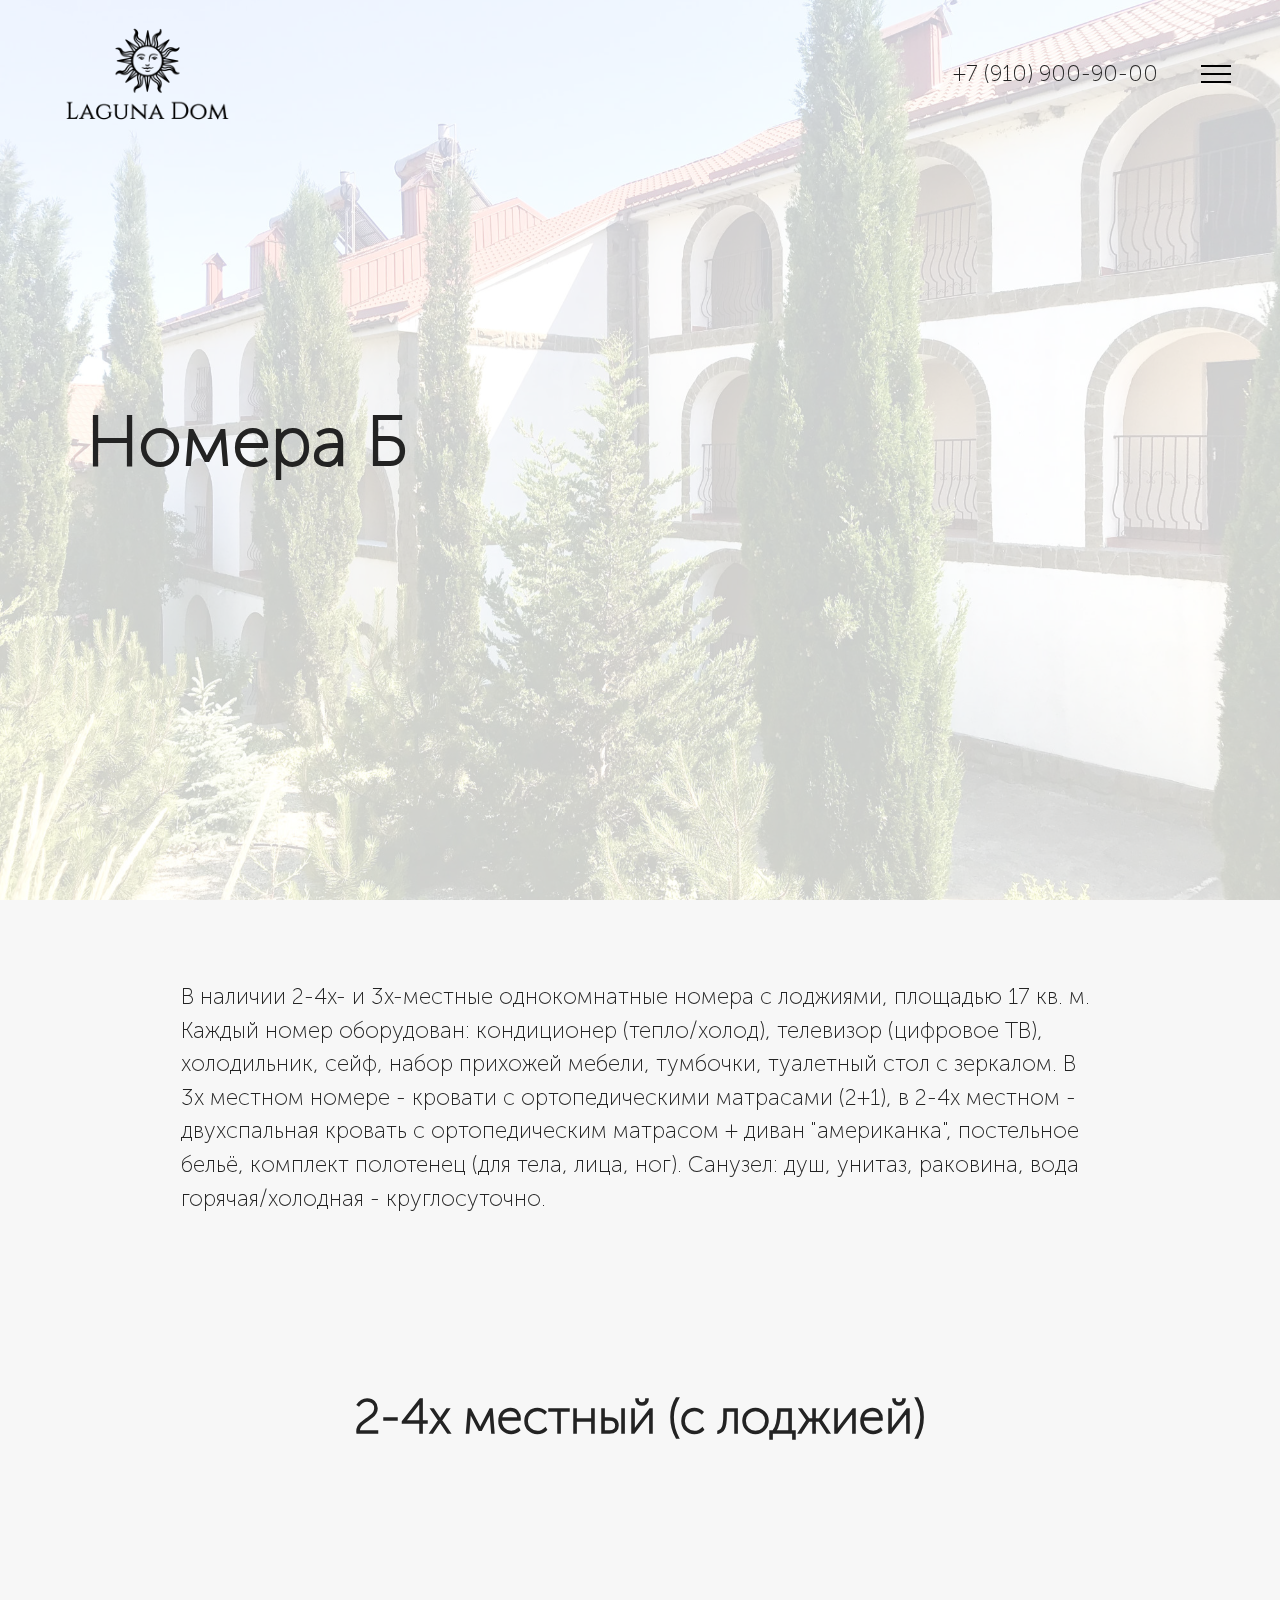
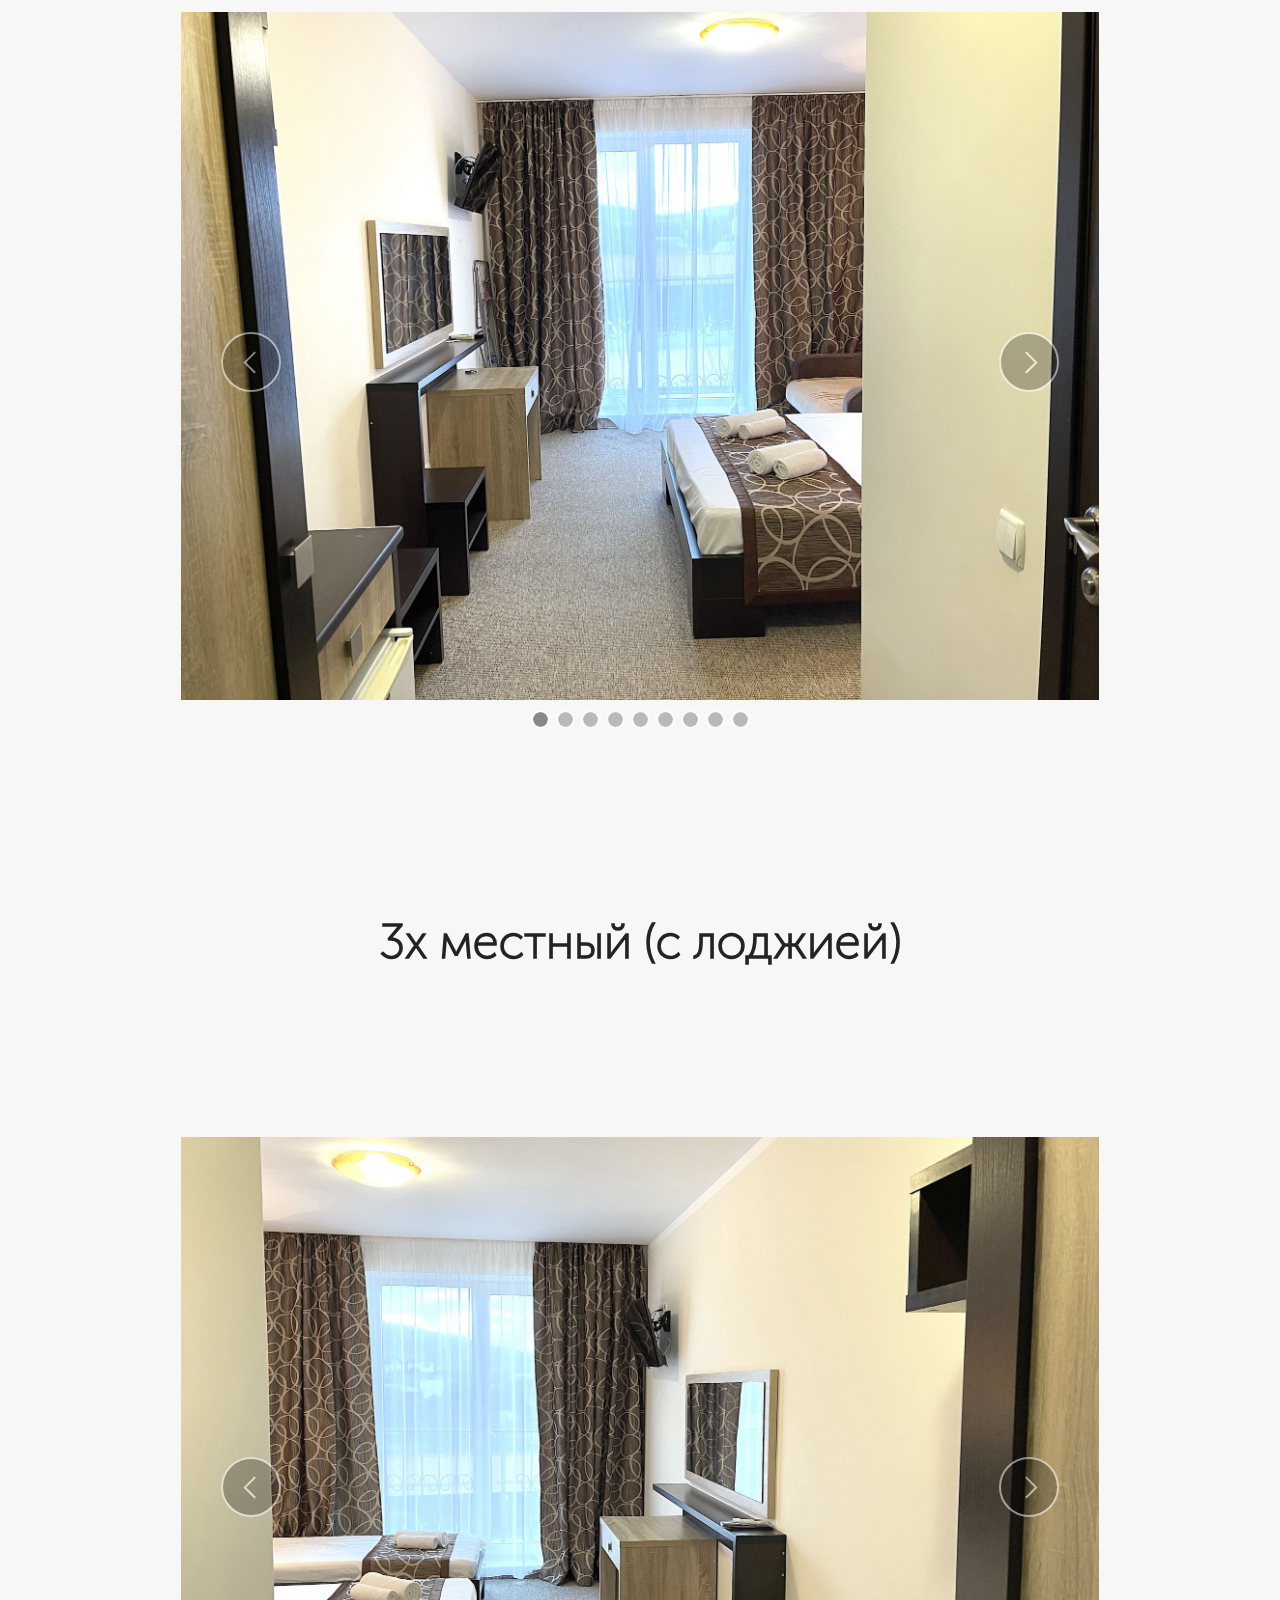
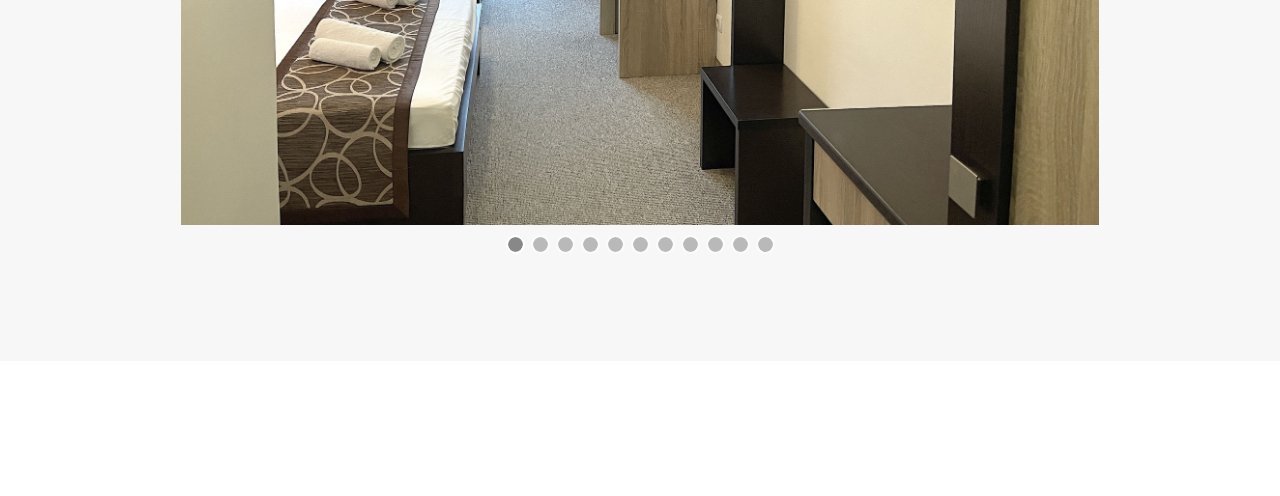
<file: Rooms-B.html>
<!DOCTYPE html>
<html  >
<head>
  <!-- Site made with Mobirise Website Builder v6.0.1, https://mobirise.com -->
  <meta charset="UTF-8">
  <meta http-equiv="X-UA-Compatible" content="IE=edge">
  <meta name="generator" content="Mobirise v6.0.1, mobirise.com">
  <meta name="viewport" content="width=device-width, initial-scale=1, minimum-scale=1">
  <link rel="shortcut icon" href="assets/images/favicon-512-128x128-1.png" type="image/x-icon">
  <meta name="description" content="">
  
  
  <title>Номера Б</title>
  <link rel="stylesheet" href="assets/web/assets/mobirise-icons2/mobirise2.css">
  <link rel="stylesheet" href="assets/bootstrap/css/bootstrap.min.css">
  <link rel="stylesheet" href="assets/bootstrap/css/bootstrap-grid.min.css">
  <link rel="stylesheet" href="assets/bootstrap/css/bootstrap-reboot.min.css">
  <link rel="stylesheet" href="assets/parallax/jarallax.css">
  <link rel="stylesheet" href="assets/dropdown/css/style.css">
  <link rel="stylesheet" href="assets/socicon/css/styles.css">
  <link rel="stylesheet" href="assets/theme/css/style.css">
  <link href="assets/fonts/style.css" rel="stylesheet">
  <link rel="preload" as="style" href="assets/mobirise/css/mbr-additional.css?v=kc1wR1"><link rel="stylesheet" href="assets/mobirise/css/mbr-additional.css?v=kc1wR1" type="text/css">
  <link rel="stylesheet" href="assets/custom/custom-dropdown.css">
  
  
  
</head>
<body>

<!-- Analytics -->
<!-- Yandex.Metrika counter -->
<script type="text/javascript" >
   (function(m,e,t,r,i,k,a){m[i]=m[i]||function(){(m[i].a=m[i].a||[]).push(arguments)};
   m[i].l=1*new Date();k=e.createElement(t),a=e.getElementsByTagName(t)[0],k.async=1,k.src=r,a.parentNode.insertBefore(k,a)})
   (window, document, "script", "https://mc.yandex.ru/metrika/tag.js", "ym");

   ym(73011445, "init", {
        clickmap:true,
        trackLinks:true,
        accurateTrackBounce:true,
        webvisor:true
   });
</script>
<noscript><div><img src="https://mc.yandex.ru/watch/73011445" style="position:absolute; left:-9999px;" alt="" /></div></noscript>
<!-- /Yandex.Metrika counter -->
<!-- /Analytics -->


  
  <section data-bs-version="5.1" class="menu menu1 cid-ssGXk9DCXR" once="menu" id="menu1-24">
    

    <nav class="navbar navbar-dropdown navbar-fixed-top collapsed">
        <div class="container-fluid">
            <div class="navbar-brand">
                <span class="navbar-logo">
                    
                        <a href="https://lagunadom.com"><img src="assets/images/219x141.png" alt="lagunadom" style="height: 8rem;"></a>
                    
                </span>
                
            </div>
            <div class="navbar-right-container">
                <!-- Контакты дропдаун для мобильной версии -->
                <div class="header--actions_mobile">
                    <div class="mobile-contact-button" data-bs-toggle="modal" data-bs-target="#mobileContactsModal">
                        <span class="mbr-iconfont mobi-mbri-phone mobi-mbri"></span>
                    </div>
                </div>
                
                <!-- Контакты дропдаун для десктопной версии -->
                <div class="header--contacts is_dropdown">
                    <a class="nav-link link text-black text-primary display-7" href="tel:+79109009000">
                        <span>+7 (910) 900-90-00</span>
                        <span class="mbr-iconfont mbri-arrow-down"></span>
                    </a>
                    <div class="is_dropdown--wrapper" aria-hidden="true">
                        <div class="is_dropdown--content">
                            <div class="contact">
                                <div class="contact--title">Телефон для связи</div>
                                <div class="contact--value">
                                    <a href="tel:+79109009000">+7 (910) 900-90-00</a>
                                </div>
                            </div>
                            <div class="contact">
                                <div class="contact--title">Мессенджеры и соцсети</div>
                                <div class="contact--value">
                                    <a href="https://api.whatsapp.com/send?phone=79109009000" title="WhatsApp">
                                        <span class="mbr-iconfont socicon-whatsapp socicon"></span>
                                    </a>
                                </div>
                                <div class="contact--value">
                                    <a href="https://t.me/laguna_dom" title="Telegram">
                                        <span class="mbr-iconfont socicon-telegram socicon"></span>
                                    </a>
                                </div>
                                <div class="contact--value">
                                    <a href="https://www.instagram.com/laguna_dom/" title="Instagram*">
                                        <span class="mbr-iconfont socicon-instagram socicon"></span>
                                    </a>
                                </div>
                            </div>
                            <div class="contact">
                                <div class="disclaimer">
                                    * Instagram - продукт компании Meta Platforms Inc., деятельность которой в России запрещена
                                </div>
                            </div>
                        </div>
                    </div>
                </div>
                
                <button class="navbar-toggler" type="button" data-toggle="collapse" data-bs-toggle="collapse" data-target="#navbarSupportedContent" data-bs-target="#navbarSupportedContent" aria-controls="navbarNavAltMarkup" aria-expanded="false" aria-label="Toggle navigation">
                    <div class="hamburger">
                        <span></span>
                        <span></span>
                        <span></span>
                        <span></span>
                    </div>
                </button>
            </div>
            <div class="collapse navbar-collapse" id="navbarSupportedContent">
                <ul class="navbar-nav nav-dropdown nav-right" data-app-modern-menu="true"><li class="nav-item"><a class="nav-link link text-black text-primary display-7" href="index.html#header1-f">
                            Главная</a></li>
                    <li class="nav-item"><a class="nav-link link text-black text-primary display-7" href="index.html#gallery2-19">
                            Номера</a></li>
                    <li class="nav-item"><a class="nav-link link text-black text-primary display-7" href="index.html#contacts3-n">Контакты</a>
                    </li><li class="nav-item"><a class="nav-link link text-black text-primary display-7" href="about.html#header12-31">О нас</a></li><li class="nav-item"><a class="nav-link link text-black text-primary display-7" href="https://ya.cc/6nCDg" target="_blank">Отзывы</a></li></ul>
                
                
            </div>
        </div>
    </nav>
</section>

<section data-bs-version="5.1" class="header2 cid-ssGXka9xcK mbr-fullscreen mbr-parallax-background" id="header2-25">

    

    <div class="mbr-overlay" style="opacity: 0.8; background-color: rgb(255, 255, 255);"></div>

    <div class="container">
        <div class="row">
            <div class="col-12 col-lg-7">
                <h1 class="mbr-section-title mbr-fonts-style mb-3 display-1"><strong>Номера Б</strong></h1>
                
                
                
            </div>
        </div>
    </div>
</section>

<section data-bs-version="5.1" class="content5 cid-sZqII3hAF0" id="content5-5w">
    
    <div class="container">
        <div class="row justify-content-center">
            <div class="col-md-12 col-lg-10">
                
                
                <p class="mbr-text mbr-fonts-style display-7">В наличии 2-4х- и 3х-местные однокомнатные номера с лоджиями, площадью 17 кв. м.<br>Каждый номер оборудован: кондиционер (тепло/холод), телевизор (цифровое ТВ), холодильник, сейф, набор прихожей мебели, тумбочки, туалетный стол с зеркалом. В 3х местном номере - кровати с ортопедическими матрасами (2+1), в 2-4х местном - двухспальная кровать с ортопедическим матрасом + диван "американка", постельное бельё, комплект полотенец (для тела, лица, ног). Санузел: душ, унитаз, раковина, вода горячая/холодная - круглосуточно.&nbsp;</p>
            </div>
        </div>
    </div>
</section>

<section data-bs-version="5.1" class="content4 cid-sZqH2daKsf" id="content4-5d">
    
    
    <div class="container">
        <div class="row justify-content-center">
            <div class="title col-md-12 col-lg-10">
                <h3 class="mbr-section-title mbr-fonts-style align-center mb-4 display-2"><strong>2-4х местный (с лоджией)</strong></h3>
                
                
            </div>
        </div>
    </div>
</section>

<section data-bs-version="5.1" class="slider2 cid-sZZWAcccOv" id="slider2-6p">
    

    
    <div class="container">
        <div class="row justify-content-center">
            <div class="col-12 col-md-10">
                <div class="carousel slide" id="uIc7ClbSRy" data-interval="5000" data-bs-interval="5000">
                    
                    <ol class="carousel-indicators">
                        <li data-slide-to="0" data-bs-slide-to="0" class="active" data-target="#uIc7ClbSRy" data-bs-target="#uIc7ClbSRy"></li><li data-slide-to="1" data-bs-slide-to="1" class="" data-target="#uIc7ClbSRy" data-bs-target="#uIc7ClbSRy"></li><li data-slide-to="2" data-bs-slide-to="2" class="" data-target="#uIc7ClbSRy" data-bs-target="#uIc7ClbSRy"></li><li data-slide-to="3" data-bs-slide-to="3" class="" data-target="#uIc7ClbSRy" data-bs-target="#uIc7ClbSRy"></li><li data-slide-to="4" data-bs-slide-to="4" class="" data-target="#uIc7ClbSRy" data-bs-target="#uIc7ClbSRy"></li><li data-slide-to="5" data-bs-slide-to="5" class="" data-target="#uIc7ClbSRy" data-bs-target="#uIc7ClbSRy"></li><li data-slide-to="6" data-bs-slide-to="6" class="" data-target="#uIc7ClbSRy" data-bs-target="#uIc7ClbSRy"></li><li data-slide-to="7" data-bs-slide-to="7" class="" data-target="#uIc7ClbSRy" data-bs-target="#uIc7ClbSRy"></li><li data-slide-to="8" data-bs-slide-to="8" class="" data-target="#uIc7ClbSRy" data-bs-target="#uIc7ClbSRy"></li>
                        
                        
                    </ol>
                    <div class="carousel-inner">
                        <div class="carousel-item slider-image item active">
                            <div class="item-wrapper">
                                <img class="d-block w-100" src="assets/images/24b1-1900x1425.jpg" alt="Mobirise Website Builder" data-slide-to="0" data-bs-slide-to="0">
                                
                            </div>
                        </div><div class="carousel-item slider-image item">
                            <div class="item-wrapper">
                                <img class="d-block w-100" src="assets/images/24b2-1900x1267.jpg" alt="Mobirise Website Builder" data-slide-to="1" data-bs-slide-to="1">
                                
                            </div>
                        </div><div class="carousel-item slider-image item">
                            <div class="item-wrapper">
                                <img class="d-block w-100" src="assets/images/24b3-1900x1425.jpg" alt="Mobirise Website Builder" data-slide-to="2" data-bs-slide-to="2">
                                
                            </div>
                        </div><div class="carousel-item slider-image item">
                            <div class="item-wrapper">
                                <img class="d-block w-100" src="assets/images/24b4-1900x1425.jpg" alt="Mobirise Website Builder" data-slide-to="3" data-bs-slide-to="3">
                                
                            </div>
                        </div><div class="carousel-item slider-image item">
                            <div class="item-wrapper">
                                <img class="d-block w-100" src="assets/images/24b5-1900x1425.jpg" alt="Mobirise Website Builder" data-slide-to="4" data-bs-slide-to="4">
                                
                            </div>
                        </div><div class="carousel-item slider-image item">
                            <div class="item-wrapper">
                                <img class="d-block w-100" src="assets/images/24b6-1900x1425.jpg" alt="Mobirise Website Builder" data-slide-to="5" data-bs-slide-to="5">
                                
                            </div>
                        </div><div class="carousel-item slider-image item">
                            <div class="item-wrapper">
                                <img class="d-block w-100" src="assets/images/24b7-1900x2533.jpg" alt="Mobirise Website Builder" data-slide-to="6" data-bs-slide-to="6">
                                
                            </div>
                        </div><div class="carousel-item slider-image item">
                            <div class="item-wrapper">
                                <img class="d-block w-100" src="assets/images/24b8-1900x2533.jpg" alt="Mobirise Website Builder" data-slide-to="7" data-bs-slide-to="7">
                                
                            </div>
                        </div><div class="carousel-item slider-image item">
                            <div class="item-wrapper">
                                <img class="d-block w-100" src="assets/images/24b9-1900x1425.jpg" alt="Mobirise Website Builder" data-slide-to="8" data-bs-slide-to="8">
                                
                            </div>
                        </div>
                        
                        
                    </div>
                    <a class="carousel-control carousel-control-prev" role="button" data-slide="prev" data-bs-slide="prev" href="#uIc7ClbSRy">
                        <span class="mobi-mbri mobi-mbri-arrow-prev" aria-hidden="true"></span>
                        <span class="sr-only visually-hidden">Previous</span>
                    </a>
                    <a class="carousel-control carousel-control-next" role="button" data-slide="next" data-bs-slide="next" href="#uIc7ClbSRy">
                        <span class="mobi-mbri mobi-mbri-arrow-next" aria-hidden="true"></span>
                        <span class="sr-only visually-hidden">Next</span>
                    </a>
                </div>
            </div>
        </div>
    </div>
</section>

<section data-bs-version="5.1" class="content4 cid-sZqHdr4cIA" id="content4-5n">
    
    
    <div class="container">
        <div class="row justify-content-center">
            <div class="title col-md-12 col-lg-10">
                <h3 class="mbr-section-title mbr-fonts-style align-center mb-4 display-2"><strong>3х местный (с лоджией)</strong></h3>
                
                
            </div>
        </div>
    </div>
</section>

<section data-bs-version="5.1" class="slider2 cid-sZZWAN4VEu" id="slider2-6q">
    

    
    <div class="container">
        <div class="row justify-content-center">
            <div class="col-12 col-md-10">
                <div class="carousel slide" id="uIc7ClH3Iv" data-interval="5000" data-bs-interval="5000">
                    
                    <ol class="carousel-indicators">
                        <li data-slide-to="0" data-bs-slide-to="0" class="active" data-target="#uIc7ClH3Iv" data-bs-target="#uIc7ClH3Iv"></li><li data-slide-to="1" data-bs-slide-to="1" class="" data-target="#uIc7ClH3Iv" data-bs-target="#uIc7ClH3Iv"></li><li data-slide-to="2" data-bs-slide-to="2" class="" data-target="#uIc7ClH3Iv" data-bs-target="#uIc7ClH3Iv"></li><li data-slide-to="3" data-bs-slide-to="3" class="" data-target="#uIc7ClH3Iv" data-bs-target="#uIc7ClH3Iv"></li><li data-slide-to="4" data-bs-slide-to="4" class="" data-target="#uIc7ClH3Iv" data-bs-target="#uIc7ClH3Iv"></li><li data-slide-to="5" data-bs-slide-to="5" class="" data-target="#uIc7ClH3Iv" data-bs-target="#uIc7ClH3Iv"></li><li data-slide-to="6" data-bs-slide-to="6" class="" data-target="#uIc7ClH3Iv" data-bs-target="#uIc7ClH3Iv"></li><li data-slide-to="7" data-bs-slide-to="7" class="" data-target="#uIc7ClH3Iv" data-bs-target="#uIc7ClH3Iv"></li><li data-slide-to="8" data-bs-slide-to="8" class="" data-target="#uIc7ClH3Iv" data-bs-target="#uIc7ClH3Iv"></li><li data-slide-to="9" data-bs-slide-to="9" class="" data-target="#uIc7ClH3Iv" data-bs-target="#uIc7ClH3Iv"></li><li data-slide-to="10" data-bs-slide-to="10" class="" data-target="#uIc7ClH3Iv" data-bs-target="#uIc7ClH3Iv"></li>
                        
                        
                    </ol>
                    <div class="carousel-inner">
                        <div class="carousel-item slider-image item active">
                            <div class="item-wrapper">
                                <img class="d-block w-100" src="assets/images/3b1-1900x1425.jpg" alt="Mobirise Website Builder" data-slide-to="0" data-bs-slide-to="0">
                                
                            </div>
                        </div><div class="carousel-item slider-image item">
                            <div class="item-wrapper">
                                <img class="d-block w-100" src="assets/images/3b2-1900x1425.jpg" alt="Mobirise Website Builder" data-slide-to="1" data-bs-slide-to="1">
                                
                            </div>
                        </div><div class="carousel-item slider-image item">
                            <div class="item-wrapper">
                                <img class="d-block w-100" src="assets/images/3b3-1900x1425.jpg" alt="Mobirise Website Builder" data-slide-to="2" data-bs-slide-to="2">
                                
                            </div>
                        </div><div class="carousel-item slider-image item">
                            <div class="item-wrapper">
                                <img class="d-block w-100" src="assets/images/3b4-1900x1425.jpg" alt="Mobirise Website Builder" data-slide-to="3" data-bs-slide-to="3">
                                
                            </div>
                        </div><div class="carousel-item slider-image item">
                            <div class="item-wrapper">
                                <img class="d-block w-100" src="assets/images/3b5-1900x1267.jpg" alt="Mobirise Website Builder" data-slide-to="4" data-bs-slide-to="4">
                                
                            </div>
                        </div><div class="carousel-item slider-image item">
                            <div class="item-wrapper">
                                <img class="d-block w-100" src="assets/images/3b6-1900x1425.jpg" alt="Mobirise Website Builder" data-slide-to="5" data-bs-slide-to="5">
                                
                            </div>
                        </div><div class="carousel-item slider-image item">
                            <div class="item-wrapper">
                                <img class="d-block w-100" src="assets/images/24b5-1900x1425.jpg" alt="Mobirise Website Builder" data-slide-to="6" data-bs-slide-to="6">
                                
                            </div>
                        </div><div class="carousel-item slider-image item">
                            <div class="item-wrapper">
                                <img class="d-block w-100" src="assets/images/24b7-1900x2533.jpg" alt="Mobirise Website Builder" data-slide-to="7" data-bs-slide-to="7">
                                
                            </div>
                        </div><div class="carousel-item slider-image item">
                            <div class="item-wrapper">
                                <img class="d-block w-100" src="assets/images/24b8-1900x2533.jpg" alt="Mobirise Website Builder" data-slide-to="8" data-bs-slide-to="8">
                                
                            </div>
                        </div><div class="carousel-item slider-image item">
                            <div class="item-wrapper">
                                <img class="d-block w-100" src="assets/images/3b10-1900x1425.jpg" alt="Mobirise Website Builder" data-slide-to="9" data-bs-slide-to="9">
                                
                            </div>
                        </div><div class="carousel-item slider-image item">
                            <div class="item-wrapper">
                                <img class="d-block w-100" src="assets/images/24b9-1900x1425.jpg" alt="Mobirise Website Builder" data-slide-to="10" data-bs-slide-to="10">
                                
                            </div>
                        </div>
                        
                        
                    </div>
                    <a class="carousel-control carousel-control-prev" role="button" data-slide="prev" data-bs-slide="prev" href="#uIc7ClH3Iv">
                        <span class="mobi-mbri mobi-mbri-arrow-prev" aria-hidden="true"></span>
                        <span class="sr-only visually-hidden">Previous</span>
                    </a>
                    <a class="carousel-control carousel-control-next" role="button" data-slide="next" data-bs-slide="next" href="#uIc7ClH3Iv">
                        <span class="mobi-mbri mobi-mbri-arrow-next" aria-hidden="true"></span>
                        <span class="sr-only visually-hidden">Next</span>
                    </a>
                </div>
            </div>
        </div>
    </div>
</section>

<section data-bs-version="5.1" class="footer3 cid-sZr8aVg6HX mbr-reveal" once="footers" id="footer3-61">

    

    

    <div class="container">
        <div class="media-container-row align-center mbr-white">
            
            <div class="row social-row">
                <div class="social-list align-right pb-2">
                    
                    
                    
                    
                    
                    
                <div class="soc-item">
                        <a href="tel:+79109009000">
                            <span class="mbr-iconfont mbr-iconfont-social mobi-mbri-phone mobi-mbri"></span>
                        </a>
                    </div><div class="soc-item">
                        <a href="tg://resolve?domain=laguna_dom">
                            <span class="mbr-iconfont mbr-iconfont-social socicon-telegram socicon"></span>
                        </a>
                    </div><div class="soc-item">
                        <a href="https://api.whatsapp.com/send?phone=79109009000" target="_blank">
                            <span class="mbr-iconfont mbr-iconfont-social socicon-whatsapp socicon"></span>
                        </a>
                    </div><div class="soc-item">
                        <a href="https://yandex.ru/maps/-/CHbIUAnA" target="_blank">
                            <span class="mbr-iconfont mbr-iconfont-social mobi-mbri-map-pin mobi-mbri"></span>
                        </a>
                    </div></div>
            </div>
            <div class="row row-copirayt">
                <p class="mbr-text mb-0 mbr-fonts-style mbr-white align-center display-7">
                    © Lagunadom</p>
            </div>
        </div>
    </div>
</section><section class="display-7" style="padding: 0;align-items: center;justify-content: center;flex-wrap: wrap;    align-content: center;display: flex;position: relative;height: 0rem;"><a href="https://mobiri.se/2758666" style="flex: 0 0;height: 0rem;position: absolute;width: 100%;z-index: 0;"><img alt="" style="height: 0rem;" src="[data-uri]"></a><p style="margin: 0;text-align: center;" class="display-7">&#8204;</p><a style="z-index:0" href="https://mobirise.com/builder/ai-website-creator.html"></a></section><script src="assets/bootstrap/js/bootstrap.bundle.min.js"></script>  <script src="assets/parallax/jarallax.js"></script>  <script src="assets/smoothscroll/smooth-scroll.js"></script>  <script src="assets/ytplayer/index.js"></script>  <script src="assets/dropdown/js/navbar-dropdown.js"></script>  <script src="assets/mbr-switch-arrow/mbr-switch-arrow.js"></script>  <script src="assets/theme/js/script.js"></script>  
  
  <!-- Мобильное модальное окно для контактов -->
<div class="modal fade" id="mobileContactsModal" tabindex="-1" aria-labelledby="mobileContactsModalLabel" aria-hidden="true">
    <div class="modal-dialog modal-dialog-centered mobile-bottom-sheet">
      <div class="modal-content">
        <div class="modal-header">
          <h5 class="modal-title" id="mobileContactsModalLabel">Связаться с нами</h5>
          <button type="button" class="btn-close" data-bs-dismiss="modal" aria-label="Close"></button>
        </div>
        <div class="modal-body">
          <div class="mobile-contacts-container">
            <div class="contact">
              <div class="contact--title">Телефон для связи</div>
              <div class="contact--value">
                <a href="tel:+79109009000">+7 (910) 900-90-00</a>
              </div>
            </div>
            <div class="contact">
              <div class="contact--title">Мессенджеры и соцсети</div>
              <div class="contact--values-container">
                <div class="contact--value">
                  <a href="https://api.whatsapp.com/send?phone=79109009000" title="WhatsApp">
                    <span class="mbr-iconfont socicon-whatsapp socicon"></span>
                    <span>WhatsApp</span>
                  </a>
                </div>
                <div class="contact--value">
                  <a href="https://t.me/laguna_dom" title="Telegram">
                    <span class="mbr-iconfont socicon-telegram socicon"></span>
                    <span>Telegram</span>
                  </a>
                </div>
                <div class="contact--value">
                  <a href="https://www.instagram.com/laguna_dom/" title="Instagram*">
                    <span class="mbr-iconfont socicon-instagram socicon"></span>
                    <span>Instagram*</span>
                  </a>
                </div>
              </div>
            </div>
            <div class="contact">
              <div class="disclaimer">
                * Instagram - продукт компании Meta Platforms Inc., деятельность которой в России запрещена
              </div>
            </div>
          </div>
        </div>
      </div>
    </div>
  </div>
</body>
</html>
</file>
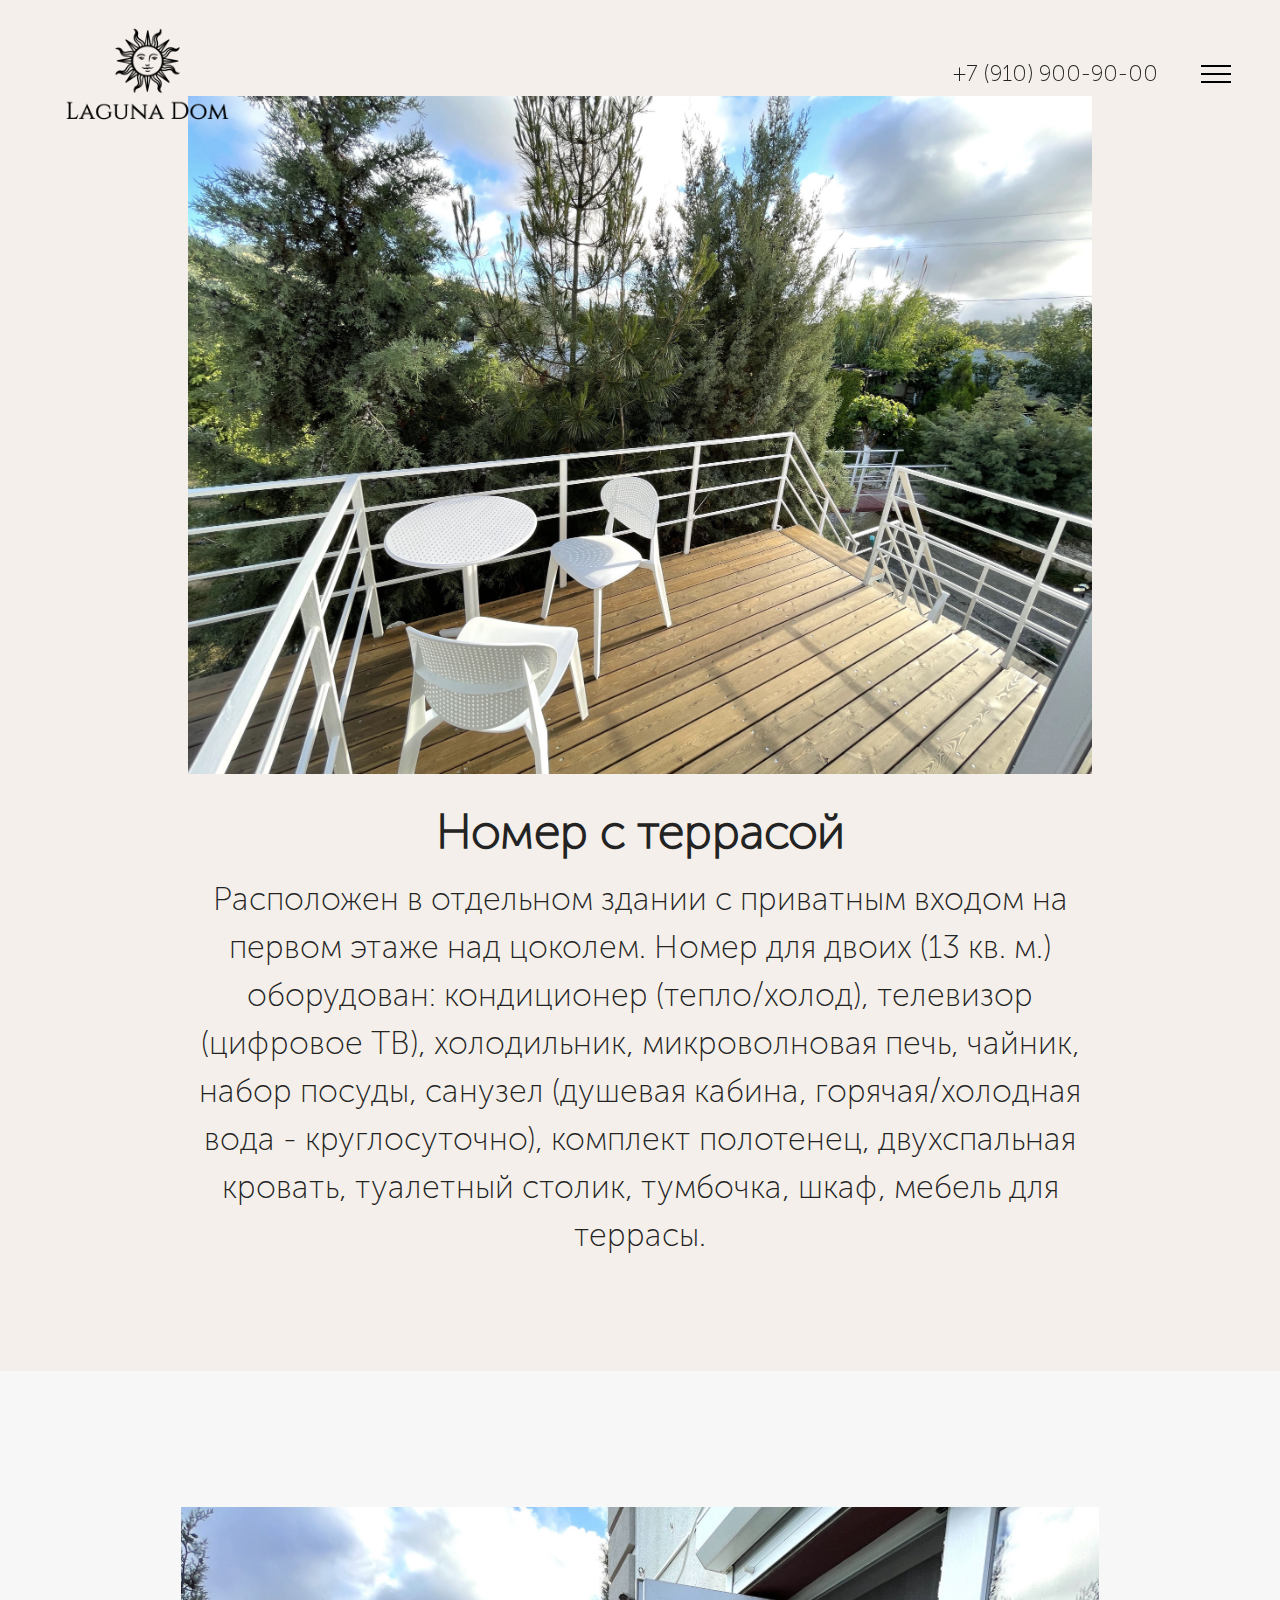
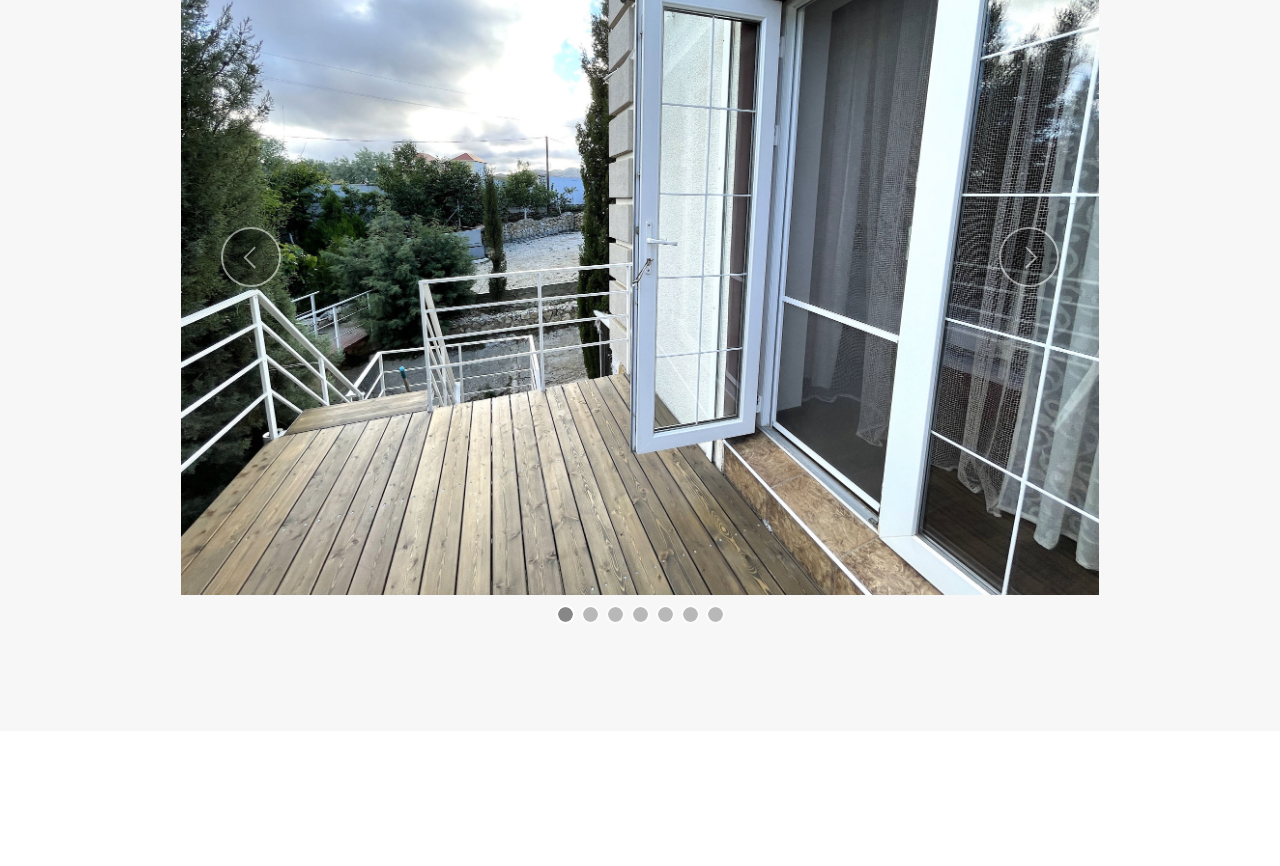
<file: terrace-room.html>
<!DOCTYPE html>
<html  >
<head>
  <!-- Site made with Mobirise Website Builder v6.0.1, https://mobirise.com -->
  <meta charset="UTF-8">
  <meta http-equiv="X-UA-Compatible" content="IE=edge">
  <meta name="generator" content="Mobirise v6.0.1, mobirise.com">
  <meta name="viewport" content="width=device-width, initial-scale=1, minimum-scale=1">
  <link rel="shortcut icon" href="assets/images/favicon-512-128x128-1.png" type="image/x-icon">
  <meta name="description" content="">
  
  
  <title>Номер с террасой</title>
  <link rel="stylesheet" href="assets/web/assets/mobirise-icons2/mobirise2.css">
  <link rel="stylesheet" href="assets/bootstrap/css/bootstrap.min.css">
  <link rel="stylesheet" href="assets/bootstrap/css/bootstrap-grid.min.css">
  <link rel="stylesheet" href="assets/bootstrap/css/bootstrap-reboot.min.css">
  <link rel="stylesheet" href="assets/dropdown/css/style.css">
  <link rel="stylesheet" href="assets/socicon/css/styles.css">
  <link rel="stylesheet" href="assets/theme/css/style.css">
  <link href="assets/fonts/style.css" rel="stylesheet">
  <link rel="preload" as="style" href="assets/mobirise/css/mbr-additional.css?v=EI2h4m"><link rel="stylesheet" href="assets/mobirise/css/mbr-additional.css?v=EI2h4m" type="text/css">
  <link rel="stylesheet" href="assets/custom/custom-dropdown.css">
  
  
  
</head>
<body>

<!-- Analytics -->
<!-- Yandex.Metrika counter -->
<script type="text/javascript" >
   (function(m,e,t,r,i,k,a){m[i]=m[i]||function(){(m[i].a=m[i].a||[]).push(arguments)};
   m[i].l=1*new Date();k=e.createElement(t),a=e.getElementsByTagName(t)[0],k.async=1,k.src=r,a.parentNode.insertBefore(k,a)})
   (window, document, "script", "https://mc.yandex.ru/metrika/tag.js", "ym");

   ym(73011445, "init", {
        clickmap:true,
        trackLinks:true,
        accurateTrackBounce:true,
        webvisor:true
   });
</script>
<noscript><div><img src="https://mc.yandex.ru/watch/73011445" style="position:absolute; left:-9999px;" alt="" /></div></noscript>
<!-- /Yandex.Metrika counter -->
<!-- /Analytics -->


  
  <section data-bs-version="5.1" class="menu menu1 cid-sZqbvYvMNS" once="menu" id="menu1-3w">
    

    <nav class="navbar navbar-dropdown navbar-fixed-top collapsed">
        <div class="container-fluid">
            <div class="navbar-brand">
                <span class="navbar-logo">
                    
                        <a href="https://lagunadom.com"><img src="assets/images/219x141.png" alt="lagunadom" style="height: 8rem;"></a>
                    
                </span>
                
            </div>
            <div class="navbar-right-container">
                <!-- Контакты дропдаун для мобильной версии -->
                <div class="header--actions_mobile">
                    <div class="mobile-contact-button" data-bs-toggle="modal" data-bs-target="#mobileContactsModal">
                        <span class="mbr-iconfont mobi-mbri-phone mobi-mbri"></span>
                    </div>
                </div>
                
                <!-- Контакты дропдаун для десктопной версии -->
                <div class="header--contacts is_dropdown">
                    <a class="nav-link link text-black text-primary display-7" href="tel:+79109009000">
                        <span>+7 (910) 900-90-00</span>
                        <span class="mbr-iconfont mbri-arrow-down"></span>
                    </a>
                    <div class="is_dropdown--wrapper" aria-hidden="true">
                        <div class="is_dropdown--content">
                            <div class="contact">
                                <div class="contact--title">Телефон для связи</div>
                                <div class="contact--value">
                                    <a href="tel:+79109009000">+7 (910) 900-90-00</a>
                                </div>
                            </div>
                            <div class="contact">
                                <div class="contact--title">Мессенджеры и соцсети</div>
                                <div class="contact--value">
                                    <a href="https://api.whatsapp.com/send?phone=79109009000" title="WhatsApp">
                                        <span class="mbr-iconfont socicon-whatsapp socicon"></span>
                                    </a>
                                </div>
                                <div class="contact--value">
                                    <a href="https://t.me/laguna_dom" title="Telegram">
                                        <span class="mbr-iconfont socicon-telegram socicon"></span>
                                    </a>
                                </div>
                                <div class="contact--value">
                                    <a href="https://www.instagram.com/laguna_dom/" title="Instagram*">
                                        <span class="mbr-iconfont socicon-instagram socicon"></span>
                                    </a>
                                </div>
                            </div>
                            <div class="contact">
                                <div class="disclaimer">
                                    * Instagram - продукт компании Meta Platforms Inc., деятельность которой в России запрещена
                                </div>
                            </div>
                        </div>
                    </div>
                </div>
                
                <button class="navbar-toggler" type="button" data-toggle="collapse" data-bs-toggle="collapse" data-target="#navbarSupportedContent" data-bs-target="#navbarSupportedContent" aria-controls="navbarNavAltMarkup" aria-expanded="false" aria-label="Toggle navigation">
                    <div class="hamburger">
                        <span></span>
                        <span></span>
                        <span></span>
                        <span></span>
                    </div>
                </button>
            </div>
            <div class="collapse navbar-collapse" id="navbarSupportedContent">
                <ul class="navbar-nav nav-dropdown nav-right" data-app-modern-menu="true"><li class="nav-item"><a class="nav-link link text-black text-primary display-7" href="index.html#header1-f">
                            Главная</a></li>
                    <li class="nav-item"><a class="nav-link link text-black text-primary display-7" href="index.html#gallery2-19">
                            Номера</a></li>
                    <li class="nav-item"><a class="nav-link link text-black text-primary display-7" href="index.html#contacts3-n">Контакты</a>
                    </li><li class="nav-item"><a class="nav-link link text-black text-primary display-7" href="about.html#header12-31">О нас</a></li><li class="nav-item"><a class="nav-link link text-black text-primary display-7" href="https://ya.cc/6nCDg" target="_blank">Отзывы</a></li></ul>
                
                
            </div>
        </div>
    </nav>
</section>

<section data-bs-version="5.1" class="header9 cid-sZvACfQgbq" id="header9-63">

    

    

    <div class="text-center container-fluid">
        <div class="row justify-content-center">
            <div class="col-md-12 col-lg-9">
                <div class="image-wrap mb-4">
                    <img src="assets/images/tmain-2068x1551.jpg" alt="">
                </div>
                <h1 class="mbr-section-title mbr-fonts-style mb-3 display-2"><strong>Номер с террасой</strong></h1>
                <p class="mbr-text mbr-fonts-style display-4">Расположен в отдельном здании с приватным входом на первом этаже над цоколем. Номер для двоих (13 кв. м.) оборудован: кондиционер (тепло/холод), телевизор (цифровое ТВ), холодильник, микроволновая печь, чайник, набор посуды, санузел (душевая кабина, горячая/холодная вода - круглосуточно), комплект полотенец, двухспальная кровать, туалетный столик, тумбочка, шкаф, мебель для террасы.</p>
                
            </div>
        </div>
    </div>
</section>

<section data-bs-version="5.1" class="slider2 cid-t000j9nvc0" id="slider2-6t">
    

    
    <div class="container">
        <div class="row justify-content-center">
            <div class="col-12 col-md-10">
                <div class="carousel slide" id="uIc7CF8DY6" data-interval="5000" data-bs-interval="5000">
                    
                    <ol class="carousel-indicators">
                        <li data-slide-to="0" data-bs-slide-to="0" class="active" data-target="#uIc7CF8DY6" data-bs-target="#uIc7CF8DY6"></li><li data-slide-to="1" data-bs-slide-to="1" class="" data-target="#uIc7CF8DY6" data-bs-target="#uIc7CF8DY6"></li><li data-slide-to="2" data-bs-slide-to="2" class="" data-target="#uIc7CF8DY6" data-bs-target="#uIc7CF8DY6"></li><li data-slide-to="3" data-bs-slide-to="3" class="" data-target="#uIc7CF8DY6" data-bs-target="#uIc7CF8DY6"></li><li data-slide-to="4" data-bs-slide-to="4" class="" data-target="#uIc7CF8DY6" data-bs-target="#uIc7CF8DY6"></li><li data-slide-to="5" data-bs-slide-to="5" class="" data-target="#uIc7CF8DY6" data-bs-target="#uIc7CF8DY6"></li><li data-slide-to="6" data-bs-slide-to="6" class="" data-target="#uIc7CF8DY6" data-bs-target="#uIc7CF8DY6"></li>
                        
                        
                    </ol>
                    <div class="carousel-inner">
                        <div class="carousel-item slider-image item active">
                            <div class="item-wrapper">
                                <img class="d-block w-100" src="assets/images/t1-1900x1425.jpg" alt="Mobirise Website Builder" data-slide-to="0" data-bs-slide-to="0">
                                
                            </div>
                        </div><div class="carousel-item slider-image item">
                            <div class="item-wrapper">
                                <img class="d-block w-100" src="assets/images/t2-1900x1425.jpg" alt="Mobirise Website Builder" data-slide-to="1" data-bs-slide-to="1">
                                
                            </div>
                        </div><div class="carousel-item slider-image item">
                            <div class="item-wrapper">
                                <img class="d-block w-100" src="assets/images/t3-1900x1425.jpg" alt="Mobirise Website Builder" data-slide-to="2" data-bs-slide-to="2">
                                
                            </div>
                        </div><div class="carousel-item slider-image item">
                            <div class="item-wrapper">
                                <img class="d-block w-100" src="assets/images/t4-1900x1425.jpg" alt="Mobirise Website Builder" data-slide-to="3" data-bs-slide-to="3">
                                
                            </div>
                        </div><div class="carousel-item slider-image item">
                            <div class="item-wrapper">
                                <img class="d-block w-100" src="assets/images/t5-1900x1425.jpg" alt="Mobirise Website Builder" data-slide-to="4" data-bs-slide-to="4">
                                
                            </div>
                        </div><div class="carousel-item slider-image item">
                            <div class="item-wrapper">
                                <img class="d-block w-100" src="assets/images/t6-1900x1425.jpg" alt="Mobirise Website Builder" data-slide-to="5" data-bs-slide-to="5">
                                
                            </div>
                        </div><div class="carousel-item slider-image item">
                            <div class="item-wrapper">
                                <img class="d-block w-100" src="assets/images/t7-1900x1425.jpg" alt="Mobirise Website Builder" data-slide-to="6" data-bs-slide-to="6">
                                
                            </div>
                        </div>
                        
                        
                    </div>
                    <a class="carousel-control carousel-control-prev" role="button" data-slide="prev" data-bs-slide="prev" href="#uIc7CF8DY6">
                        <span class="mobi-mbri mobi-mbri-arrow-prev" aria-hidden="true"></span>
                        <span class="sr-only visually-hidden">Previous</span>
                    </a>
                    <a class="carousel-control carousel-control-next" role="button" data-slide="next" data-bs-slide="next" href="#uIc7CF8DY6">
                        <span class="mobi-mbri mobi-mbri-arrow-next" aria-hidden="true"></span>
                        <span class="sr-only visually-hidden">Next</span>
                    </a>
                </div>
            </div>
        </div>
    </div>
</section>

<section data-bs-version="5.1" class="footer3 cid-sZr8aVg6HX mbr-reveal" once="footers" id="footer3-61">

    

    

    <div class="container">
        <div class="media-container-row align-center mbr-white">
            
            <div class="row social-row">
                <div class="social-list align-right pb-2">
                    
                    
                    
                    
                    
                    
                <div class="soc-item">
                        <a href="tel:+79109009000">
                            <span class="mbr-iconfont mbr-iconfont-social mobi-mbri-phone mobi-mbri"></span>
                        </a>
                    </div><div class="soc-item">
                        <a href="tg://resolve?domain=laguna_dom">
                            <span class="mbr-iconfont mbr-iconfont-social socicon-telegram socicon"></span>
                        </a>
                    </div><div class="soc-item">
                        <a href="https://api.whatsapp.com/send?phone=79109009000" target="_blank">
                            <span class="mbr-iconfont mbr-iconfont-social socicon-whatsapp socicon"></span>
                        </a>
                    </div><div class="soc-item">
                        <a href="https://yandex.ru/maps/-/CHbIUAnA" target="_blank">
                            <span class="mbr-iconfont mbr-iconfont-social mobi-mbri-map-pin mobi-mbri"></span>
                        </a>
                    </div></div>
            </div>
            <div class="row row-copirayt">
                <p class="mbr-text mb-0 mbr-fonts-style mbr-white align-center display-7">
                    © Lagunadom</p>
            </div>
        </div>
    </div>
</section><section class="display-7" style="padding: 0;align-items: center;justify-content: center;flex-wrap: wrap;    align-content: center;display: flex;position: relative;height: 0rem;"><a href="https://mobiri.se/2758666" style="flex: 0 0;height: 0rem;position: absolute;width: 100%;z-index: 0;"><img alt="" style="height: 0rem;" src="[data-uri]"></a><p style="margin: 0;text-align: center;" class="display-7">&#8204;</p><a style="z-index:0" href="https://mobirise.com/builder/ai-website-creator.html"></a></section><script src="assets/bootstrap/js/bootstrap.bundle.min.js"></script>  <script src="assets/parallax/jarallax.js"></script>  <script src="assets/smoothscroll/smooth-scroll.js"></script>  <script src="assets/ytplayer/index.js"></script>  <script src="assets/dropdown/js/navbar-dropdown.js"></script>  <script src="assets/mbr-switch-arrow/mbr-switch-arrow.js"></script>  <script src="assets/theme/js/script.js"></script>  
  
  <!-- Мобильное модальное окно для контактов -->
<div class="modal fade" id="mobileContactsModal" tabindex="-1" aria-labelledby="mobileContactsModalLabel" aria-hidden="true">
    <div class="modal-dialog modal-dialog-centered mobile-bottom-sheet">
      <div class="modal-content">
        <div class="modal-header">
          <h5 class="modal-title" id="mobileContactsModalLabel">Связаться с нами</h5>
          <button type="button" class="btn-close" data-bs-dismiss="modal" aria-label="Close"></button>
        </div>
        <div class="modal-body">
          <div class="mobile-contacts-container">
            <div class="contact">
              <div class="contact--title">Телефон для связи</div>
              <div class="contact--value">
                <a href="tel:+79109009000">+7 (910) 900-90-00</a>
              </div>
            </div>
            <div class="contact">
              <div class="contact--title">Мессенджеры и соцсети</div>
              <div class="contact--values-container">
                <div class="contact--value">
                  <a href="https://api.whatsapp.com/send?phone=79109009000" title="WhatsApp">
                    <span class="mbr-iconfont socicon-whatsapp socicon"></span>
                    <span>WhatsApp</span>
                  </a>
                </div>
                <div class="contact--value">
                  <a href="https://t.me/laguna_dom" title="Telegram">
                    <span class="mbr-iconfont socicon-telegram socicon"></span>
                    <span>Telegram</span>
                  </a>
                </div>
                <div class="contact--value">
                  <a href="https://www.instagram.com/laguna_dom/" title="Instagram*">
                    <span class="mbr-iconfont socicon-instagram socicon"></span>
                    <span>Instagram*</span>
                  </a>
                </div>
              </div>
            </div>
            <div class="contact">
              <div class="disclaimer">
                * Instagram - продукт компании Meta Platforms Inc., деятельность которой в России запрещена
              </div>
            </div>
          </div>
        </div>
      </div>
    </div>
  </div>
</body>
</html>
</file>
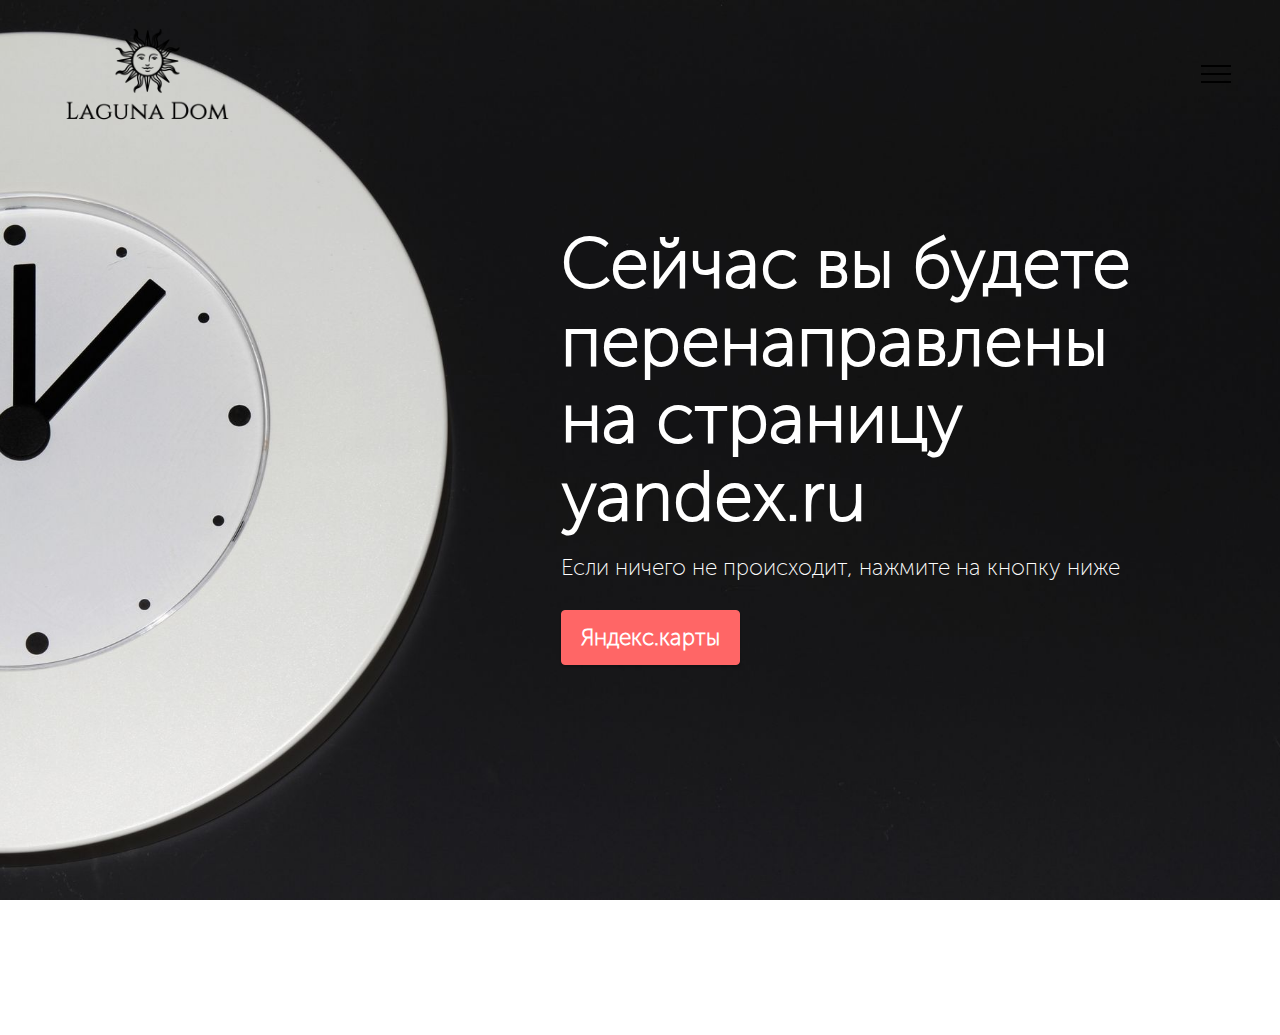
<file: yandex.html>
<!DOCTYPE html>
<html  >
<head>
  <!-- Site made with Mobirise Website Builder v6.0.1, https://mobirise.com -->
  <meta charset="UTF-8">
  <meta http-equiv="X-UA-Compatible" content="IE=edge">
  <meta name="generator" content="Mobirise v6.0.1, mobirise.com">
  <meta name="viewport" content="width=device-width, initial-scale=1, minimum-scale=1">
  <link rel="shortcut icon" href="assets/images/favicon-512-128x128-1.png" type="image/x-icon">
  <meta name="description" content="">
  
  
  <title>Yandex redirect</title>
  <link rel="stylesheet" href="assets/web/assets/mobirise-icons2/mobirise2.css">
  <link rel="stylesheet" href="assets/bootstrap/css/bootstrap.min.css">
  <link rel="stylesheet" href="assets/bootstrap/css/bootstrap-grid.min.css">
  <link rel="stylesheet" href="assets/bootstrap/css/bootstrap-reboot.min.css">
  <link rel="stylesheet" href="assets/dropdown/css/style.css">
  <link rel="stylesheet" href="assets/socicon/css/styles.css">
  <link rel="stylesheet" href="assets/theme/css/style.css">
  <link href="assets/fonts/style.css" rel="stylesheet">
  <link rel="preload" as="style" href="assets/mobirise/css/mbr-additional.css?v=sgOlxl"><link rel="stylesheet" href="assets/mobirise/css/mbr-additional.css?v=sgOlxl" type="text/css">

  
  
  
</head>
<body>

<!-- Analytics -->
<!-- Yandex.Metrika counter -->
<script type="text/javascript" >
   (function(m,e,t,r,i,k,a){m[i]=m[i]||function(){(m[i].a=m[i].a||[]).push(arguments)};
   m[i].l=1*new Date();k=e.createElement(t),a=e.getElementsByTagName(t)[0],k.async=1,k.src=r,a.parentNode.insertBefore(k,a)})
   (window, document, "script", "https://mc.yandex.ru/metrika/tag.js", "ym");

   ym(73011445, "init", {
        clickmap:true,
        trackLinks:true,
        accurateTrackBounce:true,
        webvisor:true
   });
</script>
<noscript><div><img src="https://mc.yandex.ru/watch/73011445" style="position:absolute; left:-9999px;" alt="" /></div></noscript>
<!-- /Yandex.Metrika counter -->
<!-- /Analytics -->


  
  <section data-bs-version="5.1" class="menu menu1 cid-squjB7iDdx" once="menu" id="menu1-w">
    

    <nav class="navbar navbar-dropdown navbar-fixed-top collapsed">
        <div class="container-fluid">
            <div class="navbar-brand">
                <span class="navbar-logo">
                    
                        <a href="https://lagunadom.com"><img src="assets/images/219x141.png" alt="lagunadom" style="height: 8rem;"></a>
                    
                </span>
                
            </div>
            <button class="navbar-toggler" type="button" data-toggle="collapse" data-bs-toggle="collapse" data-target="#navbarSupportedContent" data-bs-target="#navbarSupportedContent" aria-controls="navbarNavAltMarkup" aria-expanded="false" aria-label="Toggle navigation">
                <div class="hamburger">
                    <span></span>
                    <span></span>
                    <span></span>
                    <span></span>
                </div>
            </button>
            <div class="collapse navbar-collapse" id="navbarSupportedContent">
                <ul class="navbar-nav nav-dropdown nav-right" data-app-modern-menu="true"><li class="nav-item"><a class="nav-link link text-black text-primary display-7" href="index.html#header1-f">
                            Главная</a></li>
                    <li class="nav-item"><a class="nav-link link text-black text-primary display-7" href="index.html#gallery2-19">
                            Номера</a></li>
                    <li class="nav-item"><a class="nav-link link text-black text-primary display-7" href="index.html#contacts3-n">Контакты</a>
                    </li><li class="nav-item"><a class="nav-link link text-black text-primary display-7" href="about.html#header12-31">О нас</a></li><li class="nav-item"><a class="nav-link link text-black text-primary display-7" href="https://ya.cc/6nCDg" target="_blank">Отзывы</a></li></ul>
                
                
            </div>
        </div>
    </nav>
</section>

<section data-bs-version="5.1" class="header5 cid-squjB8aFux mbr-fullscreen" id="header5-x">

    

    

    <div class="container">
        <div class="row justify-content-end">
            <div class="col-12 col-lg-7">
                <h1 class="mbr-section-title mbr-fonts-style mbr-white mb-3 display-1"><strong>Сейчас вы будете перенаправлены на страницу yandex.ru</strong></h1>
                
                <p class="mbr-text mbr-fonts-style mbr-white display-7">
                    Если ничего не происходит, нажмите на кнопку ниже</p>
                <div class="mbr-section-btn mt-3"><a class="btn btn-secondary display-7" href="https://ya.cc/6nCDg">Яндекс.карты</a></div>
            </div>
        </div>
    </div>
</section>

<section data-bs-version="5.1" class="footer3 cid-sZr8aVg6HX mbr-reveal" once="footers" id="footer3-61">

    

    

    <div class="container">
        <div class="media-container-row align-center mbr-white">
            
            <div class="row social-row">
                <div class="social-list align-right pb-2">
                    
                    
                    
                    
                    
                    
                <div class="soc-item">
                        <a href="tel:+79109009000">
                            <span class="mbr-iconfont mbr-iconfont-social mobi-mbri-phone mobi-mbri"></span>
                        </a>
                    </div><div class="soc-item">
                        <a href="tg://resolve?domain=laguna_dom">
                            <span class="mbr-iconfont mbr-iconfont-social socicon-telegram socicon"></span>
                        </a>
                    </div><div class="soc-item">
                        <a href="https://api.whatsapp.com/send?phone=79109009000" target="_blank">
                            <span class="mbr-iconfont mbr-iconfont-social socicon-whatsapp socicon"></span>
                        </a>
                    </div><div class="soc-item">
                        <a href="https://yandex.ru/maps/-/CHbIUAnA" target="_blank">
                            <span class="mbr-iconfont mbr-iconfont-social mobi-mbri-map-pin mobi-mbri"></span>
                        </a>
                    </div></div>
            </div>
            <div class="row row-copirayt">
                <p class="mbr-text mb-0 mbr-fonts-style mbr-white align-center display-7">
                    © Lagunadom</p>
            </div>
        </div>
    </div>
</section><section class="display-7" style="padding: 0;align-items: center;justify-content: center;flex-wrap: wrap;    align-content: center;display: flex;position: relative;height: 0rem;"><a href="https://mobiri.se/2758666" style="flex: 0 0;height: 0rem;position: absolute;width: 100%;z-index: 0;"><img alt="" style="height: 0rem;" src="[data-uri]"></a><p style="margin: 0;text-align: center;" class="display-7">&#8204;</p><a style="z-index:0" href="https://mobirise.com/builder/ai-website-creator.html"></a></section><script src="assets/bootstrap/js/bootstrap.bundle.min.js"></script>  <script src="assets/parallax/jarallax.js"></script>  <script src="assets/smoothscroll/smooth-scroll.js"></script>  <script src="assets/ytplayer/index.js"></script>  <script src="assets/dropdown/js/navbar-dropdown.js"></script>  <script src="assets/mbr-switch-arrow/mbr-switch-arrow.js"></script>  <script src="assets/theme/js/script.js"></script>  
  
  
</body>
</html>
</file>
<file: assets/web/assets/mobirise-icons2/mobirise2.css>
@font-face {
  font-family: 'Moririse2';
  font-display: swap;
  src:  url('mobirise2.eot?f2bix4');
  src:  url('mobirise2.eot?f2bix4#iefix') format('embedded-opentype'),
    url('mobirise2.ttf?f2bix4') format('truetype'),
    url('mobirise2.woff?f2bix4') format('woff'),
    url('mobirise2.svg?f2bix4#mobirise2') format('svg');
  font-weight: normal;
  font-style: normal;
}

[class^="mobi-"], [class*=" mobi-"] {
  /* use !important to prevent issues with browser extensions that change fonts */
  font-family: 'Moririse2' !important;
  speak: none;
  font-style: normal;
  font-weight: normal;
  font-variant: normal;
  text-transform: none;
  line-height: 1;

  /* Better Font Rendering =========== */
  -webkit-font-smoothing: antialiased;
  -moz-osx-font-smoothing: grayscale;
}

.mobi-mbri-add-submenu:before {
  content: "\e900";
}
.mobi-mbri-alert:before {
  content: "\e901";
}
.mobi-mbri-align-center:before {
  content: "\e902";
}
.mobi-mbri-align-justify:before {
  content: "\e903";
}
.mobi-mbri-align-left:before {
  content: "\e904";
}
.mobi-mbri-align-right:before {
  content: "\e905";
}
.mobi-mbri-android:before {
  content: "\e906";
}
.mobi-mbri-apple:before {
  content: "\e907";
}
.mobi-mbri-arrow-down:before {
  content: "\e908";
}
.mobi-mbri-arrow-next:before {
  content: "\e909";
}
.mobi-mbri-arrow-prev:before {
  content: "\e90a";
}
.mobi-mbri-arrow-up:before {
  content: "\e90b";
}
.mobi-mbri-bold:before {
  content: "\e90c";
}
.mobi-mbri-bookmark:before {
  content: "\e90d";
}
.mobi-mbri-bootstrap:before {
  content: "\e90e";
}
.mobi-mbri-briefcase:before {
  content: "\e90f";
}
.mobi-mbri-browse:before {
  content: "\e910";
}
.mobi-mbri-bulleted-list:before {
  content: "\e911";
}
.mobi-mbri-calendar:before {
  content: "\e912";
}
.mobi-mbri-camera:before {
  content: "\e913";
}
.mobi-mbri-cart-add:before {
  content: "\e914";
}
.mobi-mbri-cart-full:before {
  content: "\e915";
}
.mobi-mbri-cash:before {
  content: "\e916";
}
.mobi-mbri-change-style:before {
  content: "\e917";
}
.mobi-mbri-chat:before {
  content: "\e918";
}
.mobi-mbri-clock:before {
  content: "\e919";
}
.mobi-mbri-close:before {
  content: "\e91a";
}
.mobi-mbri-cloud:before {
  content: "\e91b";
}
.mobi-mbri-code:before {
  content: "\e91c";
}
.mobi-mbri-contact-form:before {
  content: "\e91d";
}
.mobi-mbri-credit-card:before {
  content: "\e91e";
}
.mobi-mbri-cursor-click:before {
  content: "\e91f";
}
.mobi-mbri-cust-feedback:before {
  content: "\e920";
}
.mobi-mbri-database:before {
  content: "\e921";
}
.mobi-mbri-delivery:before {
  content: "\e922";
}
.mobi-mbri-desktop:before {
  content: "\e923";
}
.mobi-mbri-devices:before {
  content: "\e924";
}
.mobi-mbri-down:before {
  content: "\e925";
}
.mobi-mbri-download-2:before {
  content: "\e926";
}
.mobi-mbri-download:before {
  content: "\e927";
}
.mobi-mbri-drag-n-drop-2:before {
  content: "\e928";
}
.mobi-mbri-drag-n-drop:before {
  content: "\e929";
}
.mobi-mbri-edit-2:before {
  content: "\e92a";
}
.mobi-mbri-edit:before {
  content: "\e92b";
}
.mobi-mbri-error:before {
  content: "\e92c";
}
.mobi-mbri-extension:before {
  content: "\e92d";
}
.mobi-mbri-features:before {
  content: "\e92e";
}
.mobi-mbri-file:before {
  content: "\e92f";
}
.mobi-mbri-flag:before {
  content: "\e930";
}
.mobi-mbri-folder:before {
  content: "\e931";
}
.mobi-mbri-gift:before {
  content: "\e932";
}
.mobi-mbri-github:before {
  content: "\e933";
}
.mobi-mbri-globe-2:before {
  content: "\e934";
}
.mobi-mbri-globe:before {
  content: "\e935";
}
.mobi-mbri-growing-chart:before {
  content: "\e936";
}
.mobi-mbri-hearth:before {
  content: "\e937";
}
.mobi-mbri-help:before {
  content: "\e938";
}
.mobi-mbri-home:before {
  content: "\e939";
}
.mobi-mbri-hot-cup:before {
  content: "\e93a";
}
.mobi-mbri-idea:before {
  content: "\e93b";
}
.mobi-mbri-image-gallery:before {
  content: "\e93c";
}
.mobi-mbri-image-slider:before {
  content: "\e93d";
}
.mobi-mbri-info:before {
  content: "\e93e";
}
.mobi-mbri-italic:before {
  content: "\e93f";
}
.mobi-mbri-key:before {
  content: "\e940";
}
.mobi-mbri-laptop:before {
  content: "\e941";
}
.mobi-mbri-layers:before {
  content: "\e942";
}
.mobi-mbri-left-right:before {
  content: "\e943";
}
.mobi-mbri-left:before {
  content: "\e944";
}
.mobi-mbri-letter:before {
  content: "\e945";
}
.mobi-mbri-like:before {
  content: "\e946";
}
.mobi-mbri-link:before {
  content: "\e947";
}
.mobi-mbri-lock:before {
  content: "\e948";
}
.mobi-mbri-login:before {
  content: "\e949";
}
.mobi-mbri-logout:before {
  content: "\e94a";
}
.mobi-mbri-magic-stick:before {
  content: "\e94b";
}
.mobi-mbri-map-pin:before {
  content: "\e94c";
}
.mobi-mbri-menu:before {
  content: "\e94d";
}
.mobi-mbri-mobile-2:before {
  content: "\e94e";
}
.mobi-mbri-mobile-horizontal:before {
  content: "\e94f";
}
.mobi-mbri-mobile:before {
  content: "\e950";
}
.mobi-mbri-mobirise:before {
  content: "\e951";
}
.mobi-mbri-more-horizontal:before {
  content: "\e952";
}
.mobi-mbri-more-vertical:before {
  content: "\e953";
}
.mobi-mbri-music:before {
  content: "\e954";
}
.mobi-mbri-new-file:before {
  content: "\e955";
}
.mobi-mbri-numbered-list:before {
  content: "\e956";
}
.mobi-mbri-opened-folder:before {
  content: "\e957";
}
.mobi-mbri-pages:before {
  content: "\e958";
}
.mobi-mbri-paper-plane:before {
  content: "\e959";
}
.mobi-mbri-paperclip:before {
  content: "\e95a";
}
.mobi-mbri-phone:before {
  content: "\e95b";
}
.mobi-mbri-photo:before {
  content: "\e95c";
}
.mobi-mbri-photos:before {
  content: "\e95d";
}
.mobi-mbri-pin:before {
  content: "\e95e";
}
.mobi-mbri-play:before {
  content: "\e95f";
}
.mobi-mbri-plus:before {
  content: "\e960";
}
.mobi-mbri-preview:before {
  content: "\e961";
}
.mobi-mbri-print:before {
  content: "\e962";
}
.mobi-mbri-protect:before {
  content: "\e963";
}
.mobi-mbri-question:before {
  content: "\e964";
}
.mobi-mbri-quote-left:before {
  content: "\e965";
}
.mobi-mbri-quote-right:before {
  content: "\e966";
}
.mobi-mbri-redo:before {
  content: "\e967";
}
.mobi-mbri-refresh:before {
  content: "\e968";
}
.mobi-mbri-responsive-2:before {
  content: "\e969";
}
.mobi-mbri-responsive:before {
  content: "\e96a";
}
.mobi-mbri-right:before {
  content: "\e96b";
}
.mobi-mbri-rocket:before {
  content: "\e96c";
}
.mobi-mbri-sad-face:before {
  content: "\e96d";
}
.mobi-mbri-sale:before {
  content: "\e96e";
}
.mobi-mbri-save:before {
  content: "\e96f";
}
.mobi-mbri-search:before {
  content: "\e970";
}
.mobi-mbri-setting-2:before {
  content: "\e971";
}
.mobi-mbri-setting-3:before {
  content: "\e972";
}
.mobi-mbri-setting:before {
  content: "\e973";
}
.mobi-mbri-share:before {
  content: "\e974";
}
.mobi-mbri-shopping-bag:before {
  content: "\e975";
}
.mobi-mbri-shopping-basket:before {
  content: "\e976";
}
.mobi-mbri-shopping-cart:before {
  content: "\e977";
}
.mobi-mbri-sites:before {
  content: "\e978";
}
.mobi-mbri-smile-face:before {
  content: "\e979";
}
.mobi-mbri-speed:before {
  content: "\e97a";
}
.mobi-mbri-star:before {
  content: "\e97b";
}
.mobi-mbri-success:before {
  content: "\e97c";
}
.mobi-mbri-sun:before {
  content: "\e97d";
}
.mobi-mbri-sun2:before {
  content: "\e97e";
}
.mobi-mbri-tablet-vertical:before {
  content: "\e97f";
}
.mobi-mbri-tablet:before {
  content: "\e980";
}
.mobi-mbri-target:before {
  content: "\e981";
}
.mobi-mbri-timer:before {
  content: "\e982";
}
.mobi-mbri-to-ftp:before {
  content: "\e983";
}
.mobi-mbri-to-local-drive:before {
  content: "\e984";
}
.mobi-mbri-touch-swipe:before {
  content: "\e985";
}
.mobi-mbri-touch:before {
  content: "\e986";
}
.mobi-mbri-trash:before {
  content: "\e987";
}
.mobi-mbri-underline:before {
  content: "\e988";
}
.mobi-mbri-undo:before {
  content: "\e989";
}
.mobi-mbri-unlink:before {
  content: "\e98a";
}
.mobi-mbri-unlock:before {
  content: "\e98b";
}
.mobi-mbri-up-down:before {
  content: "\e98c";
}
.mobi-mbri-up:before {
  content: "\e98d";
}
.mobi-mbri-update:before {
  content: "\e98e";
}
.mobi-mbri-upload-2:before {
  content: "\e98f";
}
.mobi-mbri-upload:before {
  content: "\e990";
}
.mobi-mbri-user-2:before {
  content: "\e991";
}
.mobi-mbri-user:before {
  content: "\e992";
}
.mobi-mbri-users:before {
  content: "\e993";
}
.mobi-mbri-video-play:before {
  content: "\e994";
}
.mobi-mbri-video:before {
  content: "\e995";
}
.mobi-mbri-watch:before {
  content: "\e996";
}
.mobi-mbri-website-theme-2:before {
  content: "\e997";
}
.mobi-mbri-website-theme:before {
  content: "\e998";
}
.mobi-mbri-wifi:before {
  content: "\e999";
}
.mobi-mbri-windows:before {
  content: "\e99a";
}
.mobi-mbri-zoom-in:before {
  content: "\e99b";
}
.mobi-mbri-zoom-out:before {
  content: "\e99c";
}
</file>
<file: assets/web/assets/mobirise-icons/mobirise-icons.css>
@font-face {
  font-family: 'MobiriseIcons';
  src:  url('mobirise-icons.eot?spat4u');
  src:  url('mobirise-icons.eot?spat4u#iefix') format('embedded-opentype'),
    url('mobirise-icons.ttf?spat4u') format('truetype'),
    url('mobirise-icons.woff?spat4u') format('woff'),
    url('mobirise-icons.svg?spat4u#MobiriseIcons') format('svg');
  font-weight: normal;
  font-style: normal;
  font-display: swap;
}

[class^="mbri-"], [class*=" mbri-"] {
  /* use !important to prevent issues with browser extensions that change fonts */
  font-family: MobiriseIcons !important;
  speak: none;
  font-style: normal;
  font-weight: normal;
  font-variant: normal;
  text-transform: none;
  line-height: 1;

  /* Better Font Rendering =========== */
  -webkit-font-smoothing: antialiased;
  -moz-osx-font-smoothing: grayscale;
}

.mbri-add-submenu:before {
  content: "\e900";
}
.mbri-alert:before {
  content: "\e901";
}
.mbri-align-center:before {
  content: "\e902";
}
.mbri-align-justify:before {
  content: "\e903";
}
.mbri-align-left:before {
  content: "\e904";
}
.mbri-align-right:before {
  content: "\e905";
}
.mbri-android:before {
  content: "\e906";
}
.mbri-apple:before {
  content: "\e907";
}
.mbri-arrow-down:before {
  content: "\e908";
}
.mbri-arrow-next:before {
  content: "\e909";
}
.mbri-arrow-prev:before {
  content: "\e90a";
}
.mbri-arrow-up:before {
  content: "\e90b";
}
.mbri-bold:before {
  content: "\e90c";
}
.mbri-bookmark:before {
  content: "\e90d";
}
.mbri-bootstrap:before {
  content: "\e90e";
}
.mbri-briefcase:before {
  content: "\e90f";
}
.mbri-browse:before {
  content: "\e910";
}
.mbri-bulleted-list:before {
  content: "\e911";
}
.mbri-calendar:before {
  content: "\e912";
}
.mbri-camera:before {
  content: "\e913";
}
.mbri-cart-add:before {
  content: "\e914";
}
.mbri-cart-full:before {
  content: "\e915";
}
.mbri-cash:before {
  content: "\e916";
}
.mbri-change-style:before {
  content: "\e917";
}
.mbri-chat:before {
  content: "\e918";
}
.mbri-clock:before {
  content: "\e919";
}
.mbri-close:before {
  content: "\e91a";
}
.mbri-cloud:before {
  content: "\e91b";
}
.mbri-code:before {
  content: "\e91c";
}
.mbri-contact-form:before {
  content: "\e91d";
}
.mbri-credit-card:before {
  content: "\e91e";
}
.mbri-cursor-click:before {
  content: "\e91f";
}
.mbri-cust-feedback:before {
  content: "\e920";
}
.mbri-database:before {
  content: "\e921";
}
.mbri-delivery:before {
  content: "\e922";
}
.mbri-desktop:before {
  content: "\e923";
}
.mbri-devices:before {
  content: "\e924";
}
.mbri-down:before {
  content: "\e925";
}
.mbri-download:before {
  content: "\e989";
}
.mbri-drag-n-drop:before {
  content: "\e927";
}
.mbri-drag-n-drop2:before {
  content: "\e928";
}
.mbri-edit:before {
  content: "\e929";
}
.mbri-edit2:before {
  content: "\e92a";
}
.mbri-error:before {
  content: "\e92b";
}
.mbri-extension:before {
  content: "\e92c";
}
.mbri-features:before {
  content: "\e92d";
}
.mbri-file:before {
  content: "\e92e";
}
.mbri-flag:before {
  content: "\e92f";
}
.mbri-folder:before {
  content: "\e930";
}
.mbri-gift:before {
  content: "\e931";
}
.mbri-github:before {
  content: "\e932";
}
.mbri-globe:before {
  content: "\e933";
}
.mbri-globe-2:before {
  content: "\e934";
}
.mbri-growing-chart:before {
  content: "\e935";
}
.mbri-hearth:before {
  content: "\e936";
}
.mbri-help:before {
  content: "\e937";
}
.mbri-home:before {
  content: "\e938";
}
.mbri-hot-cup:before {
  content: "\e939";
}
.mbri-idea:before {
  content: "\e93a";
}
.mbri-image-gallery:before {
  content: "\e93b";
}
.mbri-image-slider:before {
  content: "\e93c";
}
.mbri-info:before {
  content: "\e93d";
}
.mbri-italic:before {
  content: "\e93e";
}
.mbri-key:before {
  content: "\e93f";
}
.mbri-laptop:before {
  content: "\e940";
}
.mbri-layers:before {
  content: "\e941";
}
.mbri-left-right:before {
  content: "\e942";
}
.mbri-left:before {
  content: "\e943";
}
.mbri-letter:before {
  content: "\e944";
}
.mbri-like:before {
  content: "\e945";
}
.mbri-link:before {
  content: "\e946";
}
.mbri-lock:before {
  content: "\e947";
}
.mbri-login:before {
  content: "\e948";
}
.mbri-logout:before {
  content: "\e949";
}
.mbri-magic-stick:before {
  content: "\e94a";
}
.mbri-map-pin:before {
  content: "\e94b";
}
.mbri-menu:before {
  content: "\e94c";
}
.mbri-mobile:before {
  content: "\e94d";
}
.mbri-mobile2:before {
  content: "\e94e";
}
.mbri-mobirise:before {
  content: "\e94f";
}
.mbri-more-horizontal:before {
  content: "\e950";
}
.mbri-more-vertical:before {
  content: "\e951";
}
.mbri-music:before {
  content: "\e952";
}
.mbri-new-file:before {
  content: "\e953";
}
.mbri-numbered-list:before {
  content: "\e954";
}
.mbri-opened-folder:before {
  content: "\e955";
}
.mbri-pages:before {
  content: "\e956";
}
.mbri-paper-plane:before {
  content: "\e957";
}
.mbri-paperclip:before {
  content: "\e958";
}
.mbri-photo:before {
  content: "\e959";
}
.mbri-photos:before {
  content: "\e95a";
}
.mbri-pin:before {
  content: "\e95b";
}
.mbri-play:before {
  content: "\e95c";
}
.mbri-plus:before {
  content: "\e95d";
}
.mbri-preview:before {
  content: "\e95e";
}
.mbri-print:before {
  content: "\e95f";
}
.mbri-protect:before {
  content: "\e960";
}
.mbri-question:before {
  content: "\e961";
}
.mbri-quote-left:before {
  content: "\e962";
}
.mbri-quote-right:before {
  content: "\e963";
}
.mbri-refresh:before {
  content: "\e964";
}
.mbri-responsive:before {
  content: "\e965";
}
.mbri-right:before {
  content: "\e966";
}
.mbri-rocket:before {
  content: "\e967";
}
.mbri-sad-face:before {
  content: "\e968";
}
.mbri-sale:before {
  content: "\e969";
}
.mbri-save:before {
  content: "\e96a";
}
.mbri-search:before {
  content: "\e96b";
}
.mbri-setting:before {
  content: "\e96c";
}
.mbri-setting2:before {
  content: "\e96d";
}
.mbri-setting3:before {
  content: "\e96e";
}
.mbri-share:before {
  content: "\e96f";
}
.mbri-shopping-bag:before {
  content: "\e970";
}
.mbri-shopping-basket:before {
  content: "\e971";
}
.mbri-shopping-cart:before {
  content: "\e972";
}
.mbri-sites:before {
  content: "\e973";
}
.mbri-smile-face:before {
  content: "\e974";
}
.mbri-speed:before {
  content: "\e975";
}
.mbri-star:before {
  content: "\e976";
}
.mbri-success:before {
  content: "\e977";
}
.mbri-sun:before {
  content: "\e978";
}
.mbri-sun2:before {
  content: "\e979";
}
.mbri-tablet:before {
  content: "\e97a";
}
.mbri-tablet-vertical:before {
  content: "\e97b";
}
.mbri-target:before {
  content: "\e97c";
}
.mbri-timer:before {
  content: "\e97d";
}
.mbri-to-ftp:before {
  content: "\e97e";
}
.mbri-to-local-drive:before {
  content: "\e97f";
}
.mbri-touch-swipe:before {
  content: "\e980";
}
.mbri-touch:before {
  content: "\e981";
}
.mbri-trash:before {
  content: "\e982";
}
.mbri-underline:before {
  content: "\e983";
}
.mbri-unlink:before {
  content: "\e984";
}
.mbri-unlock:before {
  content: "\e985";
}
.mbri-up-down:before {
  content: "\e986";
}
.mbri-up:before {
  content: "\e987";
}
.mbri-update:before {
  content: "\e988";
}
.mbri-upload:before {
 content: "\e926"; 
}
.mbri-user:before {
  content: "\e98a";
}
.mbri-user2:before {
  content: "\e98b";
}
.mbri-users:before {
  content: "\e98c";
}
.mbri-video:before {
  content: "\e98d";
}
.mbri-video-play:before {
  content: "\e98e";
}
.mbri-watch:before {
  content: "\e98f";
}
.mbri-website-theme:before {
  content: "\e990";
}
.mbri-wifi:before {
  content: "\e991";
}
.mbri-windows:before {
  content: "\e992";
}
.mbri-zoom-out:before {
  content: "\e993";
}
.mbri-redo:before {
  content: "\e994";
}
.mbri-undo:before {
  content: "\e995";
}
</file>
<file: assets/parallax/jarallax.css>
.jarallax {
    position: relative;
    z-index: 0;
}
.jarallax > .jarallax-img {
    position: absolute;
    object-fit: cover;
    /* support for plugin https://github.com/bfred-it/object-fit-images */
    font-family: 'object-fit: cover;';
    top: 0;
    left: 0;
    width: 100%;
    height: 100%;
    z-index: -1;
}
</file>
<file: assets/dropdown/css/style.css>
.navbar-dropdown {
  left: 0;
  padding: 0;
  position: absolute;
  right: 0;
  top: 0;
  transition: all 0.45s ease;
  z-index: 1030;
  background: #282828; }
  .navbar-dropdown .navbar-logo {
    margin-right: 0.8rem;
    transition: margin 0.3s ease-in-out;
    vertical-align: middle; }
    .navbar-dropdown .navbar-logo img {
      height: 3.125rem;
      transition: all 0.3s ease-in-out; }
    .navbar-dropdown .navbar-logo.mbr-iconfont {
      font-size: 3.125rem;
      line-height: 3.125rem; }
  .navbar-dropdown .navbar-caption {
    font-weight: 700;
    white-space: normal;
    vertical-align: -4px;
    line-height: 3.125rem !important; }
    .navbar-dropdown .navbar-caption, .navbar-dropdown .navbar-caption:hover {
      color: inherit;
      text-decoration: none; }
  .navbar-dropdown .mbr-iconfont + .navbar-caption {
    vertical-align: -1px; }
  .navbar-dropdown.navbar-fixed-top {
    position: fixed; }
  .navbar-dropdown .navbar-brand span {
    vertical-align: -4px; }
  .navbar-dropdown.bg-color.transparent {
    background: none; }
  .navbar-dropdown.navbar-short .navbar-brand {
    padding: 0.625rem 0; }
    .navbar-dropdown.navbar-short .navbar-brand span {
      vertical-align: -1px; }
  .navbar-dropdown.navbar-short .navbar-caption {
    line-height: 2.375rem !important;
    vertical-align: -2px; }
  .navbar-dropdown.navbar-short .navbar-logo {
    margin-right: 0.5rem; }
    .navbar-dropdown.navbar-short .navbar-logo img {
      height: 2.375rem; }
    .navbar-dropdown.navbar-short .navbar-logo.mbr-iconfont {
      font-size: 2.375rem;
      line-height: 2.375rem; }
  .navbar-dropdown.navbar-short .mbr-table-cell {
    height: 3.625rem; }
  .navbar-dropdown .navbar-close {
    left: 0.6875rem;
    position: fixed;
    top: 0.75rem;
    z-index: 1000; }
  .navbar-dropdown .hamburger-icon {
    content: "";
    display: inline-block;
    vertical-align: middle;
    width: 16px;
    -webkit-box-shadow: 0 -6px 0 1px #282828,0 0 0 1px #282828,0 6px 0 1px #282828;
    -moz-box-shadow: 0 -6px 0 1px #282828,0 0 0 1px #282828,0 6px 0 1px #282828;
    box-shadow: 0 -6px 0 1px #282828,0 0 0 1px #282828,0 6px 0 1px #282828; }

.dropdown-menu .dropdown-toggle[data-toggle="dropdown-submenu"]::after {
  border-bottom: 0.35em solid transparent;
  border-left: 0.35em solid;
  border-right: 0;
  border-top: 0.35em solid transparent;
  margin-left: 0.3rem; }

.dropdown-menu .dropdown-item:focus {
  outline: 0; }

.nav-dropdown {
  font-size: 0.75rem;
  font-weight: 500;
  height: auto !important; }
  .nav-dropdown .nav-btn {
    padding-left: 1rem; }
  .nav-dropdown .link {
    margin: .667em 1.667em;
    font-weight: 500;
    padding: 0;
    transition: color .2s ease-in-out; }
    .nav-dropdown .link.dropdown-toggle {
      margin-right: 2.583em; }
      .nav-dropdown .link.dropdown-toggle::after {
        margin-left: .25rem;
        border-top: 0.35em solid;
        border-right: 0.35em solid transparent;
        border-left: 0.35em solid transparent;
        border-bottom: 0; }
      .nav-dropdown .link.dropdown-toggle[aria-expanded="true"] {
        margin: 0;
        padding: 0.667em 3.263em  0.667em 1.667em; }
  .nav-dropdown .link::after,
  .nav-dropdown .dropdown-item::after {
    color: inherit; }
  .nav-dropdown .btn {
    font-size: 0.75rem;
    font-weight: 700;
    letter-spacing: 0;
    margin-bottom: 0;
    padding-left: 1.25rem;
    padding-right: 1.25rem; }
  .nav-dropdown .dropdown-menu {
    border-radius: 0;
    border: 0;
    left: 0;
    margin: 0;
    padding-bottom: 1.25rem;
    padding-top: 1.25rem;
    position: relative; }
  .nav-dropdown .dropdown-submenu {
    margin-left: 0.125rem;
    top: 0; }
  .nav-dropdown .dropdown-item {
    font-weight: 500;
    line-height: 2;
    padding: 0.3846em 4.615em 0.3846em 1.5385em;
    position: relative;
    transition: color .2s ease-in-out, background-color .2s ease-in-out; }
    .nav-dropdown .dropdown-item::after {
      margin-top: -0.3077em;
      position: absolute;
      right: 1.1538em;
      top: 50%; }
    .nav-dropdown .dropdown-item:focus, .nav-dropdown .dropdown-item:hover {
      background: none; }

@media (max-width: 767px) {
  .nav-dropdown.navbar-toggleable-sm {
    bottom: 0;
    display: none;
    left: 0;
    overflow-x: hidden;
    position: fixed;
    top: 0;
    transform: translateX(-100%);
    -ms-transform: translateX(-100%);
    -webkit-transform: translateX(-100%);
    width: 18.75rem;
    z-index: 999; } }
.nav-dropdown.navbar-toggleable-xl {
  bottom: 0;
  display: none;
  left: 0;
  overflow-x: hidden;
  position: fixed;
  top: 0;
  transform: translateX(-100%);
  -ms-transform: translateX(-100%);
  -webkit-transform: translateX(-100%);
  width: 18.75rem;
  z-index: 999; }

.nav-dropdown-sm {
  display: block !important;
  overflow-x: hidden;
  overflow: auto;
  padding-top: 3.875rem; }
  .nav-dropdown-sm::after {
    content: "";
    display: block;
    height: 3rem;
    width: 100%; }
  .nav-dropdown-sm.collapse.in ~ .navbar-close {
    display: block !important; }
  .nav-dropdown-sm.collapsing, .nav-dropdown-sm.collapse.in {
    transform: translateX(0);
    -ms-transform: translateX(0);
    -webkit-transform: translateX(0);
    transition: all 0.25s ease-out;
    -webkit-transition: all 0.25s ease-out;
    background: #282828; }
  .nav-dropdown-sm.collapsing[aria-expanded="false"] {
    transform: translateX(-100%);
    -ms-transform: translateX(-100%);
    -webkit-transform: translateX(-100%); }
  .nav-dropdown-sm .nav-item {
    display: block;
    margin-left: 0 !important;
    padding-left: 0; }
  .nav-dropdown-sm .link,
  .nav-dropdown-sm .dropdown-item {
    border-top: 1px dotted rgba(255, 255, 255, 0.1);
    font-size: 0.8125rem;
    line-height: 1.6;
    margin: 0 !important;
    padding: 0.875rem 2.4rem 0.875rem 1.5625rem !important;
    position: relative;
    white-space: normal; }
    .nav-dropdown-sm .link:focus, .nav-dropdown-sm .link:hover,
    .nav-dropdown-sm .dropdown-item:focus,
    .nav-dropdown-sm .dropdown-item:hover {
      background: rgba(0, 0, 0, 0.2) !important;
      color: #c0a375; }
  .nav-dropdown-sm .nav-btn {
    position: relative;
    padding: 1.5625rem 1.5625rem 0 1.5625rem; }
    .nav-dropdown-sm .nav-btn::before {
      border-top: 1px dotted rgba(255, 255, 255, 0.1);
      content: "";
      left: 0;
      position: absolute;
      top: 0;
      width: 100%; }
    .nav-dropdown-sm .nav-btn + .nav-btn {
      padding-top: 0.625rem; }
      .nav-dropdown-sm .nav-btn + .nav-btn::before {
        display: none; }
  .nav-dropdown-sm .btn {
    padding: 0.625rem 0; }
  .nav-dropdown-sm .dropdown-toggle[data-toggle="dropdown-submenu"]::after {
    margin-left: .25rem;
    border-top: 0.35em solid;
    border-right: 0.35em solid transparent;
    border-left: 0.35em solid transparent;
    border-bottom: 0; }
  .nav-dropdown-sm .dropdown-toggle[data-toggle="dropdown-submenu"][aria-expanded="true"]::after {
    border-top: 0;
    border-right: 0.35em solid transparent;
    border-left: 0.35em solid transparent;
    border-bottom: 0.35em solid; }
  .nav-dropdown-sm .dropdown-menu {
    margin: 0;
    padding: 0;
    position: relative;
    top: 0;
    left: 0;
    width: 100%;
    border: 0;
    float: none;
    border-radius: 0;
    background: none; }
  .nav-dropdown-sm .dropdown-submenu {
    left: 100%;
    margin-left: 0.125rem;
    margin-top: -1.25rem;
    top: 0; }

.navbar-toggleable-sm .nav-dropdown .dropdown-menu {
  position: absolute; }

.navbar-toggleable-sm .nav-dropdown .dropdown-submenu {
  left: 100%;
  margin-left: 0.125rem;
  margin-top: -1.25rem;
  top: 0; }

.navbar-toggleable-sm.opened .nav-dropdown .dropdown-menu {
  position: relative; }

.navbar-toggleable-sm.opened .nav-dropdown .dropdown-submenu {
  left: 0;
  margin-left: 00rem;
  margin-top: 0rem;
  top: 0; }

.is-builder .nav-dropdown.collapsing {
  transition: none !important; }
</file>
<file: assets/socicon/css/styles.css>
@charset "UTF-8";

@font-face {
  font-family: 'Socicon';
  src:  url('../fonts/socicon.eot');
  src:  url('../fonts/socicon.eot?#iefix') format('embedded-opentype'),
    url('../fonts/socicon.woff2') format('woff2'),
    url('../fonts/socicon.ttf') format('truetype'),
    url('../fonts/socicon.woff') format('woff'),
    url('../fonts/socicon.svg#socicon') format('svg');
  font-weight: normal;
  font-style: normal;
  font-display: swap;
}

[data-icon]:before {
  font-family: "socicon" !important;
  content: attr(data-icon);
  font-style: normal !important;
  font-weight: normal !important;
  font-variant: normal !important;
  text-transform: none !important;
  speak: none;
  line-height: 1;
  -webkit-font-smoothing: antialiased;
  -moz-osx-font-smoothing: grayscale;
}

[class^="socicon-"], [class*=" socicon-"] {
  /* use !important to prevent issues with browser extensions that change fonts */
  font-family: 'Socicon' !important;
  speak: none;
  font-style: normal;
  font-weight: normal;
  font-variant: normal;
  text-transform: none;
  line-height: 1;

  /* Better Font Rendering =========== */
  -webkit-font-smoothing: antialiased;
  -moz-osx-font-smoothing: grayscale;
}

.socicon-500px:before {
  content: "\e000";
}
.socicon-8tracks:before {
  content: "\e001";
}
.socicon-airbnb:before {
  content: "\e002";
}
.socicon-alliance:before {
  content: "\e003";
}
.socicon-amazon:before {
  content: "\e004";
}
.socicon-amplement:before {
  content: "\e005";
}
.socicon-android:before {
  content: "\e006";
}
.socicon-angellist:before {
  content: "\e007";
}
.socicon-apple:before {
  content: "\e008";
}
.socicon-appnet:before {
  content: "\e009";
}
.socicon-baidu:before {
  content: "\e00a";
}
.socicon-bandcamp:before {
  content: "\e00b";
}
.socicon-battlenet:before {
  content: "\e00c";
}
.socicon-mixer:before {
  content: "\e00d";
}
.socicon-bebee:before {
  content: "\e00e";
}
.socicon-bebo:before {
  content: "\e00f";
}
.socicon-behance:before {
  content: "\e010";
}
.socicon-blizzard:before {
  content: "\e011";
}
.socicon-blogger:before {
  content: "\e012";
}
.socicon-buffer:before {
  content: "\e013";
}
.socicon-chrome:before {
  content: "\e014";
}
.socicon-coderwall:before {
  content: "\e015";
}
.socicon-curse:before {
  content: "\e016";
}
.socicon-dailymotion:before {
  content: "\e017";
}
.socicon-deezer:before {
  content: "\e018";
}
.socicon-delicious:before {
  content: "\e019";
}
.socicon-deviantart:before {
  content: "\e01a";
}
.socicon-diablo:before {
  content: "\e01b";
}
.socicon-digg:before {
  content: "\e01c";
}
.socicon-discord:before {
  content: "\e01d";
}
.socicon-disqus:before {
  content: "\e01e";
}
.socicon-douban:before {
  content: "\e01f";
}
.socicon-draugiem:before {
  content: "\e020";
}
.socicon-dribbble:before {
  content: "\e021";
}
.socicon-drupal:before {
  content: "\e022";
}
.socicon-ebay:before {
  content: "\e023";
}
.socicon-ello:before {
  content: "\e024";
}
.socicon-endomodo:before {
  content: "\e025";
}
.socicon-envato:before {
  content: "\e026";
}
.socicon-etsy:before {
  content: "\e027";
}
.socicon-facebook:before {
  content: "\e028";
}
.socicon-feedburner:before {
  content: "\e029";
}
.socicon-filmweb:before {
  content: "\e02a";
}
.socicon-firefox:before {
  content: "\e02b";
}
.socicon-flattr:before {
  content: "\e02c";
}
.socicon-flickr:before {
  content: "\e02d";
}
.socicon-formulr:before {
  content: "\e02e";
}
.socicon-forrst:before {
  content: "\e02f";
}
.socicon-foursquare:before {
  content: "\e030";
}
.socicon-friendfeed:before {
  content: "\e031";
}
.socicon-github:before {
  content: "\e032";
}
.socicon-goodreads:before {
  content: "\e033";
}
.socicon-google:before {
  content: "\e034";
}
.socicon-googlescholar:before {
  content: "\e035";
}
.socicon-googlegroups:before {
  content: "\e036";
}
.socicon-googlephotos:before {
  content: "\e037";
}
.socicon-googleplus:before {
  content: "\e038";
}
.socicon-grooveshark:before {
  content: "\e039";
}
.socicon-hackerrank:before {
  content: "\e03a";
}
.socicon-hearthstone:before {
  content: "\e03b";
}
.socicon-hellocoton:before {
  content: "\e03c";
}
.socicon-heroes:before {
  content: "\e03d";
}
.socicon-smashcast:before {
  content: "\e03e";
}
.socicon-horde:before {
  content: "\e03f";
}
.socicon-houzz:before {
  content: "\e040";
}
.socicon-icq:before {
  content: "\e041";
}
.socicon-identica:before {
  content: "\e042";
}
.socicon-imdb:before {
  content: "\e043";
}
.socicon-instagram:before {
  content: "\e044";
}
.socicon-issuu:before {
  content: "\e045";
}
.socicon-istock:before {
  content: "\e046";
}
.socicon-itunes:before {
  content: "\e047";
}
.socicon-keybase:before {
  content: "\e048";
}
.socicon-lanyrd:before {
  content: "\e049";
}
.socicon-lastfm:before {
  content: "\e04a";
}
.socicon-line:before {
  content: "\e04b";
}
.socicon-linkedin:before {
  content: "\e04c";
}
.socicon-livejournal:before {
  content: "\e04d";
}
.socicon-lyft:before {
  content: "\e04e";
}
.socicon-macos:before {
  content: "\e04f";
}
.socicon-mail:before {
  content: "\e050";
}
.socicon-medium:before {
  content: "\e051";
}
.socicon-meetup:before {
  content: "\e052";
}
.socicon-mixcloud:before {
  content: "\e053";
}
.socicon-modelmayhem:before {
  content: "\e054";
}
.socicon-mumble:before {
  content: "\e055";
}
.socicon-myspace:before {
  content: "\e056";
}
.socicon-newsvine:before {
  content: "\e057";
}
.socicon-nintendo:before {
  content: "\e058";
}
.socicon-npm:before {
  content: "\e059";
}
.socicon-odnoklassniki:before {
  content: "\e05a";
}
.socicon-openid:before {
  content: "\e05b";
}
.socicon-opera:before {
  content: "\e05c";
}
.socicon-outlook:before {
  content: "\e05d";
}
.socicon-overwatch:before {
  content: "\e05e";
}
.socicon-patreon:before {
  content: "\e05f";
}
.socicon-paypal:before {
  content: "\e060";
}
.socicon-periscope:before {
  content: "\e061";
}
.socicon-persona:before {
  content: "\e062";
}
.socicon-pinterest:before {
  content: "\e063";
}
.socicon-play:before {
  content: "\e064";
}
.socicon-player:before {
  content: "\e065";
}
.socicon-playstation:before {
  content: "\e066";
}
.socicon-pocket:before {
  content: "\e067";
}
.socicon-qq:before {
  content: "\e068";
}
.socicon-quora:before {
  content: "\e069";
}
.socicon-raidcall:before {
  content: "\e06a";
}
.socicon-ravelry:before {
  content: "\e06b";
}
.socicon-reddit:before {
  content: "\e06c";
}
.socicon-renren:before {
  content: "\e06d";
}
.socicon-researchgate:before {
  content: "\e06e";
}
.socicon-residentadvisor:before {
  content: "\e06f";
}
.socicon-reverbnation:before {
  content: "\e070";
}
.socicon-rss:before {
  content: "\e071";
}
.socicon-sharethis:before {
  content: "\e072";
}
.socicon-skype:before {
  content: "\e073";
}
.socicon-slideshare:before {
  content: "\e074";
}
.socicon-smugmug:before {
  content: "\e075";
}
.socicon-snapchat:before {
  content: "\e076";
}
.socicon-songkick:before {
  content: "\e077";
}
.socicon-soundcloud:before {
  content: "\e078";
}
.socicon-spotify:before {
  content: "\e079";
}
.socicon-stackexchange:before {
  content: "\e07a";
}
.socicon-stackoverflow:before {
  content: "\e07b";
}
.socicon-starcraft:before {
  content: "\e07c";
}
.socicon-stayfriends:before {
  content: "\e07d";
}
.socicon-steam:before {
  content: "\e07e";
}
.socicon-storehouse:before {
  content: "\e07f";
}
.socicon-strava:before {
  content: "\e080";
}
.socicon-streamjar:before {
  content: "\e081";
}
.socicon-stumbleupon:before {
  content: "\e082";
}
.socicon-swarm:before {
  content: "\e083";
}
.socicon-teamspeak:before {
  content: "\e084";
}
.socicon-teamviewer:before {
  content: "\e085";
}
.socicon-technorati:before {
  content: "\e086";
}
.socicon-telegram:before {
  content: "\e087";
}
.socicon-tripadvisor:before {
  content: "\e088";
}
.socicon-tripit:before {
  content: "\e089";
}
.socicon-triplej:before {
  content: "\e08a";
}
.socicon-tumblr:before {
  content: "\e08b";
}
.socicon-twitch:before {
  content: "\e08c";
}
.socicon-twitter:before {
  content: "\e08d";
}
.socicon-uber:before {
  content: "\e08e";
}
.socicon-ventrilo:before {
  content: "\e08f";
}
.socicon-viadeo:before {
  content: "\e090";
}
.socicon-viber:before {
  content: "\e091";
}
.socicon-viewbug:before {
  content: "\e092";
}
.socicon-vimeo:before {
  content: "\e093";
}
.socicon-vine:before {
  content: "\e094";
}
.socicon-vkontakte:before {
  content: "\e095";
}
.socicon-warcraft:before {
  content: "\e096";
}
.socicon-wechat:before {
  content: "\e097";
}
.socicon-weibo:before {
  content: "\e098";
}
.socicon-whatsapp:before {
  content: "\e099";
}
.socicon-wikipedia:before {
  content: "\e09a";
}
.socicon-windows:before {
  content: "\e09b";
}
.socicon-wordpress:before {
  content: "\e09c";
}
.socicon-wykop:before {
  content: "\e09d";
}
.socicon-xbox:before {
  content: "\e09e";
}
.socicon-xing:before {
  content: "\e09f";
}
.socicon-yahoo:before {
  content: "\e0a0";
}
.socicon-yammer:before {
  content: "\e0a1";
}
.socicon-yandex:before {
  content: "\e0a2";
}
.socicon-yelp:before {
  content: "\e0a3";
}
.socicon-younow:before {
  content: "\e0a4";
}
.socicon-youtube:before {
  content: "\e0a5";
}
.socicon-zapier:before {
  content: "\e0a6";
}
.socicon-zerply:before {
  content: "\e0a7";
}
.socicon-zomato:before {
  content: "\e0a8";
}
.socicon-zynga:before {
  content: "\e0a9";
}
.socicon-spreadshirt:before {
  content: "\e901";
}
.socicon-gamejolt:before {
  content: "\e902";
}
.socicon-trello:before {
  content: "\e903";
}
.socicon-tunein:before {
  content: "\e904";
}
.socicon-bloglovin:before {
  content: "\e905";
}
.socicon-gamewisp:before {
  content: "\e906";
}
.socicon-messenger:before {
  content: "\e907";
}
.socicon-pandora:before {
  content: "\e908";
}
.socicon-augment:before {
  content: "\e909";
}
.socicon-bitbucket:before {
  content: "\e90a";
}
.socicon-fyuse:before {
  content: "\e90b";
}
.socicon-yt-gaming:before {
  content: "\e90c";
}
.socicon-sketchfab:before {
  content: "\e90d";
}
.socicon-mobcrush:before {
  content: "\e90e";
}
.socicon-microsoft:before {
  content: "\e90f";
}
.socicon-realtor:before {
  content: "\e910";
}
.socicon-tidal:before {
  content: "\e911";
}
.socicon-qobuz:before {
  content: "\e912";
}
.socicon-natgeo:before {
  content: "\e913";
}
.socicon-mastodon:before {
  content: "\e914";
}
.socicon-unsplash:before {
  content: "\e915";
}
.socicon-homeadvisor:before {
  content: "\e916";
}
.socicon-angieslist:before {
  content: "\e917";
}
.socicon-codepen:before {
  content: "\e918";
}
.socicon-slack:before {
  content: "\e919";
}
.socicon-openaigym:before {
  content: "\e91a";
}
.socicon-logmein:before {
  content: "\e91b";
}
.socicon-fiverr:before {
  content: "\e91c";
}
.socicon-gotomeeting:before {
  content: "\e91d";
}
.socicon-aliexpress:before {
  content: "\e91e";
}
.socicon-guru:before {
  content: "\e91f";
}
.socicon-appstore:before {
  content: "\e920";
}
.socicon-homes:before {
  content: "\e921";
}
.socicon-zoom:before {
  content: "\e922";
}
.socicon-alibaba:before {
  content: "\e923";
}
.socicon-craigslist:before {
  content: "\e924";
}
.socicon-wix:before {
  content: "\e925";
}
.socicon-redfin:before {
  content: "\e926";
}
.socicon-googlecalendar:before {
  content: "\e927";
}
.socicon-shopify:before {
  content: "\e928";
}
.socicon-freelancer:before {
  content: "\e929";
}
.socicon-seedrs:before {
  content: "\e92a";
}
.socicon-bing:before {
  content: "\e92b";
}
.socicon-doodle:before {
  content: "\e92c";
}
.socicon-bonanza:before {
  content: "\e92d";
}
.socicon-squarespace:before {
  content: "\e92e";
}
.socicon-toptal:before {
  content: "\e92f";
}
.socicon-gust:before {
  content: "\e930";
}
.socicon-ask:before {
  content: "\e931";
}
.socicon-trulia:before {
  content: "\e932";
}
.socicon-loomly:before {
  content: "\e933";
}
.socicon-ghost:before {
  content: "\e934";
}
.socicon-upwork:before {
  content: "\e935";
}
.socicon-fundable:before {
  content: "\e936";
}
.socicon-booking:before {
  content: "\e937";
}
.socicon-googlemaps:before {
  content: "\e938";
}
.socicon-zillow:before {
  content: "\e939";
}
.socicon-niconico:before {
  content: "\e93a";
}
.socicon-toneden:before {
  content: "\e93b";
}
.socicon-crunchbase:before {
  content: "\e93c";
}
.socicon-homefy:before {
  content: "\e93d";
}
.socicon-calendly:before {
  content: "\e93e";
}
.socicon-livemaster:before {
  content: "\e93f";
}
.socicon-udemy:before {
  content: "\e940";
}
.socicon-codered:before {
  content: "\e941";
}
.socicon-origin:before {
  content: "\e942";
}
.socicon-nextdoor:before {
  content: "\e943";
}
.socicon-portfolio:before {
  content: "\e944";
}
.socicon-instructables:before {
  content: "\e945";
}
.socicon-gitlab:before {
  content: "\e946";
}
.socicon-hackernews:before {
  content: "\e947";
}
.socicon-smashwords:before {
  content: "\e948";
}
.socicon-kobo:before {
  content: "\e949";
}
.socicon-bookbub:before {
  content: "\e94a";
}
.socicon-mailru:before {
  content: "\e94b";
}
.socicon-moddb:before {
  content: "\e94c";
}
.socicon-indiedb:before {
  content: "\e94d";
}
.socicon-traxsource:before {
  content: "\e94e";
}
.socicon-gamefor:before {
  content: "\e94f";
}
.socicon-pixiv:before {
  content: "\e950";
}
.socicon-myanimelist:before {
  content: "\e951";
}
.socicon-blackberry:before {
  content: "\e952";
}
.socicon-wickr:before {
  content: "\e953";
}
.socicon-spip:before {
  content: "\e954";
}
.socicon-napster:before {
  content: "\e955";
}
.socicon-beatport:before {
  content: "\e956";
}
.socicon-hackerone:before {
  content: "\e957";
}
.socicon-internet:before {
  content: "\e958";
}
.socicon-ubuntu:before {
  content: "\e959";
}
.socicon-artstation:before {
  content: "\e95a";
}
.socicon-invision:before {
  content: "\e95b";
}
.socicon-torial:before {
  content: "\e95c";
}
.socicon-collectorz:before {
  content: "\e95d";
}
.socicon-seenthis:before {
  content: "\e95e";
}
.socicon-googleplaymusic:before {
  content: "\e95f";
}
.socicon-debian:before {
  content: "\e960";
}
.socicon-filmfreeway:before {
  content: "\e961";
}
.socicon-gnome:before {
  content: "\e962";
}
.socicon-itchio:before {
  content: "\e963";
}
.socicon-jamendo:before {
  content: "\e964";
}
.socicon-mix:before {
  content: "\e965";
}
.socicon-sharepoint:before {
  content: "\e966";
}
.socicon-tinder:before {
  content: "\e967";
}
.socicon-windguru:before {
  content: "\e968";
}
.socicon-cdbaby:before {
  content: "\e969";
}
.socicon-elementaryos:before {
  content: "\e96a";
}
.socicon-stage32:before {
  content: "\e96b";
}
.socicon-tiktok:before {
  content: "\e96c";
}
.socicon-gitter:before {
  content: "\e96d";
}
.socicon-letterboxd:before {
  content: "\e96e";
}
.socicon-threema:before {
  content: "\e96f";
}
.socicon-splice:before {
  content: "\e970";
}
.socicon-metapop:before {
  content: "\e971";
}
.socicon-naver:before {
  content: "\e972";
}
.socicon-remote:before {
  content: "\e973";
}
.socicon-flipboard:before {
  content: "\e974";
}
.socicon-googlehangouts:before {
  content: "\e975";
}
.socicon-dlive:before {
  content: "\e976";
}
.socicon-vsco:before {
  content: "\e977";
}
.socicon-stitcher:before {
  content: "\e978";
}
.socicon-avvo:before {
  content: "\e979";
}
.socicon-redbubble:before {
  content: "\e97a";
}
.socicon-society6:before {
  content: "\e97b";
}
.socicon-zazzle:before {
  content: "\e97c";
}
.socicon-eitaa:before {
  content: "\e97d";
}
.socicon-soroush:before {
  content: "\e97e";
}
.socicon-bale:before {
  content: "\e97f";
}
</file>
<file: assets/theme/css/style.css>
@charset "UTF-8";
section {
  background-color: #ffffff;
}

body {
  font-style: normal;
  line-height: 1.5;
  font-weight: 400;
  color: #232323;
  position: relative;
}

button {
  background-color: transparent;
  border-color: transparent;
}

section,
.container,
.container-fluid {
  position: relative;
  word-wrap: break-word;
}

a.mbr-iconfont:hover {
  text-decoration: none;
}

.article .lead p,
.article .lead ul,
.article .lead ol,
.article .lead pre,
.article .lead blockquote {
  margin-bottom: 0;
}

a {
  font-style: normal;
  font-weight: 400;
  cursor: pointer;
}
a, a:hover {
  text-decoration: none;
}

.mbr-section-title {
  font-style: normal;
  line-height: 1.3;
}

.mbr-section-subtitle {
  line-height: 1.3;
}

.mbr-text {
  font-style: normal;
  line-height: 1.7;
}

h1,
h2,
h3,
h4,
h5,
h6,
.display-1,
.display-2,
.display-4,
.display-5,
.display-7,
span,
p,
a {
  line-height: 1;
  word-break: break-word;
  word-wrap: break-word;
  font-weight: 400;
}

b,
strong {
  font-weight: bold;
}

input:-webkit-autofill, input:-webkit-autofill:hover, input:-webkit-autofill:focus, input:-webkit-autofill:active {
  transition-delay: 9999s;
  -webkit-transition-property: background-color, color;
  transition-property: background-color, color;
}

textarea[type=hidden] {
  display: none;
}

section {
  background-position: 50% 50%;
  background-repeat: no-repeat;
  background-size: cover;
}
section .mbr-background-video,
section .mbr-background-video-preview {
  position: absolute;
  bottom: 0;
  left: 0;
  right: 0;
  top: 0;
}

.hidden {
  visibility: hidden;
}

.mbr-z-index20 {
  z-index: 20;
}

/*! Base colors */
.mbr-white {
  color: #ffffff;
}

.mbr-black {
  color: #111111;
}

.mbr-bg-white {
  background-color: #ffffff;
}

.mbr-bg-black {
  background-color: #000000;
}

/*! Text-aligns */
.align-left {
  text-align: left;
}

.align-center {
  text-align: center;
}

.align-right {
  text-align: right;
}

/*! Font-weight  */
.mbr-light {
  font-weight: 300;
}

.mbr-regular {
  font-weight: 400;
}

.mbr-semibold {
  font-weight: 500;
}

.mbr-bold {
  font-weight: 700;
}

/*! Media  */
.media-content {
  flex-basis: 100%;
}

.media-container-row {
  display: flex;
  flex-direction: row;
  flex-wrap: wrap;
  justify-content: center;
  align-content: center;
  align-items: start;
}
.media-container-row .media-size-item {
  width: 400px;
}

.media-container-column {
  display: flex;
  flex-direction: column;
  flex-wrap: wrap;
  justify-content: center;
  align-content: center;
  align-items: stretch;
}
.media-container-column > * {
  width: 100%;
}

@media (min-width: 992px) {
  .media-container-row {
    flex-wrap: nowrap;
  }
}
figure {
  margin-bottom: 0;
  overflow: hidden;
}

figure[mbr-media-size] {
  transition: width 0.1s;
}

img,
iframe {
  display: block;
  width: 100%;
}

.card {
  background-color: transparent;
  border: none;
}

.card-box {
  width: 100%;
}

.card-img {
  text-align: center;
  flex-shrink: 0;
  -webkit-flex-shrink: 0;
}

.media {
  max-width: 100%;
  margin: 0 auto;
}

.mbr-figure {
  align-self: center;
}

.media-container > div {
  max-width: 100%;
}

.mbr-figure img,
.card-img img {
  width: 100%;
}

@media (max-width: 991px) {
  .media-size-item {
    width: auto !important;
  }

  .media {
    width: auto;
  }

  .mbr-figure {
    width: 100% !important;
  }
}
/*! Buttons */
.mbr-section-btn {
  margin-left: -0.6rem;
  margin-right: -0.6rem;
  font-size: 0;
}

.btn {
  font-weight: 600;
  border-width: 1px;
  font-style: normal;
  margin: 0.6rem 0.6rem;
  white-space: normal;
  transition: all 0.2s ease-in-out;
  display: inline-flex;
  align-items: center;
  justify-content: center;
  word-break: break-word;
}

.btn-sm {
  font-weight: 600;
  letter-spacing: 0px;
  transition: all 0.3s ease-in-out;
}

.btn-md {
  font-weight: 600;
  letter-spacing: 0px;
  transition: all 0.3s ease-in-out;
}

.btn-lg {
  font-weight: 600;
  letter-spacing: 0px;
  transition: all 0.3s ease-in-out;
}

.btn-form {
  margin: 0;
}
.btn-form:hover {
  cursor: pointer;
}

nav .mbr-section-btn {
  margin-left: 0rem;
  margin-right: 0rem;
}

/*! Btn icon margin */
.btn .mbr-iconfont,
.btn.btn-sm .mbr-iconfont {
  order: 1;
  cursor: pointer;
  margin-left: 0.5rem;
  vertical-align: sub;
}

.btn.btn-md .mbr-iconfont,
.btn.btn-md .mbr-iconfont {
  margin-left: 0.8rem;
}

.mbr-regular {
  font-weight: 400;
}

.mbr-semibold {
  font-weight: 500;
}

.mbr-bold {
  font-weight: 700;
}

[type=submit] {
  -webkit-appearance: none;
}

/*! Full-screen */
.mbr-fullscreen .mbr-overlay {
  min-height: 100vh;
}

.mbr-fullscreen {
  display: flex;
  display: -moz-flex;
  display: -ms-flex;
  display: -o-flex;
  align-items: center;
  min-height: 100vh;
  padding-top: 3rem;
  padding-bottom: 3rem;
}

/*! Map */
.map {
  height: 25rem;
  position: relative;
}
.map iframe {
  width: 100%;
  height: 100%;
}

/*! Scroll to top arrow */
.mbr-arrow-up {
  bottom: 25px;
  right: 90px;
  position: fixed;
  text-align: right;
  z-index: 5000;
  color: #ffffff;
  font-size: 22px;
}

.mbr-arrow-up a {
  background: rgba(0, 0, 0, 0.2);
  border-radius: 50%;
  color: #fff;
  display: inline-block;
  height: 60px;
  width: 60px;
  border: 2px solid #fff;
  outline-style: none !important;
  position: relative;
  text-decoration: none;
  transition: all 0.3s ease-in-out;
  cursor: pointer;
  text-align: center;
}
.mbr-arrow-up a:hover {
  background-color: rgba(0, 0, 0, 0.4);
}
.mbr-arrow-up a i {
  line-height: 60px;
}

.mbr-arrow-up-icon {
  display: block;
  color: #fff;
}

.mbr-arrow-up-icon::before {
  content: "›";
  display: inline-block;
  font-family: serif;
  font-size: 22px;
  line-height: 1;
  font-style: normal;
  position: relative;
  top: 6px;
  left: -4px;
  transform: rotate(-90deg);
}

/*! Arrow Down */
.mbr-arrow {
  position: absolute;
  bottom: 45px;
  left: 50%;
  width: 60px;
  height: 60px;
  cursor: pointer;
  background-color: rgba(80, 80, 80, 0.5);
  border-radius: 50%;
  transform: translateX(-50%);
}
@media (max-width: 767px) {
  .mbr-arrow {
    display: none;
  }
}
.mbr-arrow > a {
  display: inline-block;
  text-decoration: none;
  outline-style: none;
  -webkit-animation: arrowdown 1.7s ease-in-out infinite;
          animation: arrowdown 1.7s ease-in-out infinite;
  color: #ffffff;
}
.mbr-arrow > a > i {
  position: absolute;
  top: -2px;
  left: 15px;
  font-size: 2rem;
}

#scrollToTop a i::before {
  content: "";
  position: absolute;
  display: block;
  border-bottom: 2.5px solid #fff;
  border-left: 2.5px solid #fff;
  width: 27.8%;
  height: 27.8%;
  left: 50%;
  top: 51%;
  transform: translateY(-30%) translateX(-50%) rotate(135deg);
}

@keyframes arrowdown {
  0% {
    transform: translateY(0px);
  }
  50% {
    transform: translateY(-5px);
  }
  100% {
    transform: translateY(0px);
  }
}
@-webkit-keyframes arrowdown {
  0% {
    transform: translateY(0px);
  }
  50% {
    transform: translateY(-5px);
  }
  100% {
    transform: translateY(0px);
  }
}
@media (max-width: 500px) {
  .mbr-arrow-up {
    left: 0;
    right: 0;
    text-align: center;
  }
}
/*Gradients animation*/
@keyframes gradient-animation {
  from {
    background-position: 0% 100%;
    -webkit-animation-timing-function: ease-in-out;
            animation-timing-function: ease-in-out;
  }
  to {
    background-position: 100% 0%;
    -webkit-animation-timing-function: ease-in-out;
            animation-timing-function: ease-in-out;
  }
}
@-webkit-keyframes gradient-animation {
  from {
    background-position: 0% 100%;
    -webkit-animation-timing-function: ease-in-out;
            animation-timing-function: ease-in-out;
  }
  to {
    background-position: 100% 0%;
    -webkit-animation-timing-function: ease-in-out;
            animation-timing-function: ease-in-out;
  }
}
.bg-gradient {
  background-size: 200% 200%;
  animation: gradient-animation 5s infinite alternate;
  -webkit-animation: gradient-animation 5s infinite alternate;
}

.menu .navbar-brand {
  display: -webkit-flex;
}
.menu .navbar-brand span {
  display: flex;
  display: -webkit-flex;
}
.menu .navbar-brand .navbar-caption-wrap {
  display: -webkit-flex;
}
.menu .navbar-brand .navbar-logo img {
  display: -webkit-flex;
  width: auto;
}
@media (min-width: 768px) and (max-width: 991px) {
  .menu .navbar-toggleable-sm .navbar-nav {
    display: -ms-flexbox;
  }
}
@media (max-width: 991px) {
  .menu .navbar-collapse {
    max-height: 93.5vh;
  }
  .menu .navbar-collapse.show {
    overflow: auto;
  }
}
@media (min-width: 992px) {
  .menu .navbar-nav.nav-dropdown {
    display: -webkit-flex;
  }
  .menu .navbar-toggleable-sm .navbar-collapse {
    display: -webkit-flex !important;
  }
  .menu .collapsed .navbar-collapse {
    max-height: 93.5vh;
  }
  .menu .collapsed .navbar-collapse.show {
    overflow: auto;
  }
}
@media (max-width: 767px) {
  .menu .navbar-collapse {
    max-height: 80vh;
  }
}

.nav-link .mbr-iconfont {
  margin-right: 0.5rem;
}

.navbar {
  display: -webkit-flex;
  -webkit-flex-wrap: wrap;
  -webkit-align-items: center;
  -webkit-justify-content: space-between;
}

.navbar-collapse {
  -webkit-flex-basis: 100%;
  -webkit-flex-grow: 1;
  -webkit-align-items: center;
}

.nav-dropdown .link {
  padding: 0.667em 1.667em !important;
  margin: 0 !important;
}

.nav {
  display: -webkit-flex;
  -webkit-flex-wrap: wrap;
}

.row {
  display: -webkit-flex;
  -webkit-flex-wrap: wrap;
}

.justify-content-center {
  -webkit-justify-content: center;
}

.form-inline {
  display: -webkit-flex;
}

.card-wrapper {
  -webkit-flex: 1;
}

.carousel-control {
  z-index: 10;
  display: -webkit-flex;
}

.carousel-controls {
  display: -webkit-flex;
}

.media {
  display: -webkit-flex;
}

.form-group:focus {
  outline: none;
}

.jq-selectbox__select {
  padding: 7px 0;
  position: relative;
}

.jq-selectbox__dropdown {
  overflow: hidden;
  border-radius: 10px;
  position: absolute;
  top: 100%;
  left: 0 !important;
  width: 100% !important;
}

.jq-selectbox__trigger-arrow {
  right: 0;
  transform: translateY(-50%);
}

.jq-selectbox li {
  padding: 1.07em 0.5em;
}

input[type=range] {
  padding-left: 0 !important;
  padding-right: 0 !important;
}

.modal-dialog,
.modal-content {
  height: 100%;
}

.modal-dialog .carousel-inner {
  height: calc(100vh - 1.75rem);
}
@media (max-width: 575px) {
  .modal-dialog .carousel-inner {
    height: calc(100vh - 1rem);
  }
}

.carousel-item {
  text-align: center;
}

.carousel-item img {
  margin: auto;
}

.navbar-toggler {
  align-self: flex-start;
  padding: 0.25rem 0.75rem;
  font-size: 1.25rem;
  line-height: 1;
  background: transparent;
  border: 1px solid transparent;
  border-radius: 0.25rem;
}

.navbar-toggler:focus,
.navbar-toggler:hover {
  text-decoration: none;
  box-shadow: none;
}

.navbar-toggler-icon {
  display: inline-block;
  width: 1.5em;
  height: 1.5em;
  vertical-align: middle;
  content: "";
  background: no-repeat center center;
  background-size: 100% 100%;
}

.navbar-toggler-left {
  position: absolute;
  left: 1rem;
}

.navbar-toggler-right {
  position: absolute;
  right: 1rem;
}

.card-img {
  width: auto;
}

.menu .navbar.collapsed:not(.beta-menu) {
  flex-direction: column;
}

.carousel-item.active,
.carousel-item-next,
.carousel-item-prev {
  display: flex;
}

.note-air-layout .dropup .dropdown-menu,
.note-air-layout .navbar-fixed-bottom .dropdown .dropdown-menu {
  bottom: initial !important;
}

html,
body {
  height: auto;
  min-height: 100vh;
}

.dropup .dropdown-toggle::after {
  display: none;
}

.form-asterisk {
  font-family: initial;
  position: absolute;
  top: -2px;
  font-weight: normal;
}

.form-control-label {
  position: relative;
  cursor: pointer;
  margin-bottom: 0.357em;
  padding: 0;
}

.alert {
  color: #ffffff;
  border-radius: 0;
  border: 0;
  font-size: 1.1rem;
  line-height: 1.5;
  margin-bottom: 1.875rem;
  padding: 1.25rem;
  position: relative;
  text-align: center;
}
.alert.alert-form::after {
  background-color: inherit;
  bottom: -7px;
  content: "";
  display: block;
  height: 14px;
  left: 50%;
  margin-left: -7px;
  position: absolute;
  transform: rotate(45deg);
  width: 14px;
}

.form-control {
  background-color: #ffffff;
  background-clip: border-box;
  color: #232323;
  line-height: 1rem !important;
  height: auto;
  padding: 0.6rem 1.2rem;
  transition: border-color 0.25s ease 0s;
  border: 1px solid transparent !important;
  border-radius: 4px;
  box-shadow: rgba(0, 0, 0, 0.07) 0px 1px 1px 0px, rgba(0, 0, 0, 0.07) 0px 1px 3px 0px, rgba(0, 0, 0, 0.03) 0px 0px 0px 1px;
}
.form-active .form-control:invalid {
  border-color: red;
}

form .row {
  margin-left: -0.6rem;
  margin-right: -0.6rem;
}
form .row [class*=col] {
  padding-left: 0.6rem;
  padding-right: 0.6rem;
}

form .mbr-section-btn {
  margin: 0;
  padding-left: 0.6rem;
  padding-right: 0.6rem;
}

form .btn {
  display: flex;
  padding: 0.6rem 1.2rem;
  margin: 0;
}

form .form-check-input {
  margin-top: 0.5;
}

textarea.form-control {
  line-height: 1.5rem !important;
}

.form-group {
  margin-bottom: 1.2rem;
}

.form-control,
form .btn {
  min-height: 48px;
}

.gdpr-block label span.textGDPR input[name=gdpr] {
  top: 7px;
}

.form-control:focus {
  box-shadow: none;
}

:focus {
  outline: none;
}

.mbr-overlay {
  background-color: #000;
  bottom: 0;
  left: 0;
  opacity: 0.5;
  position: absolute;
  right: 0;
  top: 0;
  z-index: 0;
  pointer-events: none;
}

blockquote {
  font-style: italic;
  padding: 3rem;
  font-size: 1.09rem;
  position: relative;
  border-left: 3px solid;
}

ul,
ol,
pre,
blockquote {
  margin-bottom: 2.3125rem;
}

.mt-4 {
  margin-top: 2rem !important;
}

.mb-4 {
  margin-bottom: 2rem !important;
}

@media (min-width: 992px) {
  .container {
    padding-left: 16px;
    padding-right: 16px;
  }

  .row {
    margin-left: -16px;
    margin-right: -16px;
  }
  .row > [class*=col] {
    padding-left: 16px;
    padding-right: 16px;
  }
}
@media (min-width: 768px) {
  .container-fluid {
    padding-left: 32px;
    padding-right: 32px;
  }
}
@media (min-width: 768px) and (max-width: 991px) {
  .mbr-container {
    padding-left: 32px;
    padding-right: 32px;
  }
}
@media (max-width: 767px) {
  .mbr-container {
    padding-left: 16px;
    padding-right: 16px;
  }
}
.card-wrapper,
.item-wrapper {
  overflow: hidden;
}

.app-video-wrapper > img {
  opacity: 1;
}

.item {
  position: relative;
}

.dropdown-menu .dropdown-menu {
  left: 100%;
}

.dropdown-item + .dropdown-menu {
  display: none;
}

.dropdown-item:hover + .dropdown-menu,
.dropdown-menu:hover {
  display: block;
}

@media (min-aspect-ratio: 16/9) {
  .mbr-video-foreground {
    height: 300% !important;
    top: -100% !important;
  }
}
@media (max-aspect-ratio: 16/9) {
  .mbr-video-foreground {
    width: 300% !important;
    left: -100% !important;
  }
}.engine {
	position: absolute;
	text-indent: -2400px;
	text-align: center;
	padding: 0;
	top: 0;
	left: -2400px;
}
</file>
<file: assets/fonts/style.css>
@font-face {
   font-family: '9085';
   font-display: swap;
   src: url('9085/font.ttf');
}
</file>
<file: assets/mobirise/css/mbr-additional.css>
body {
  font-family: Jost;
}
.display-1 {
  font-family: '9085';
  font-size: 4.4rem;
  line-height: 1.1;
}
.display-1 > .mbr-iconfont {
  font-size: 5.5rem;
}
.display-2 {
  font-family: '9085';
  font-size: 3rem;
  line-height: 1.1;
}
.display-2 > .mbr-iconfont {
  font-size: 3.75rem;
}
.display-4 {
  font-family: '9085';
  font-size: 2rem;
  line-height: 1.5;
}
.display-4 > .mbr-iconfont {
  font-size: 2.5rem;
}
.display-5 {
  font-family: '9085';
  font-size: 2.2rem;
  line-height: 1.5;
}
.display-5 > .mbr-iconfont {
  font-size: 2.75rem;
}
.display-7 {
  font-family: '9085';
  font-size: 1.4rem;
  line-height: 1.5;
}
.display-7 > .mbr-iconfont {
  font-size: 1.75rem;
}
/* ---- Fluid typography for mobile devices ---- */
/* 1.4 - font scale ratio ( bootstrap == 1.42857 ) */
/* 100vw - current viewport width */
/* (48 - 20)  48 == 48rem == 768px, 20 == 20rem == 320px(minimal supported viewport) */
/* 0.65 - min scale variable, may vary */
@media (max-width: 992px) {
  .display-1 {
    font-size: 3.52rem;
  }
}
@media (max-width: 768px) {
  .display-1 {
    font-size: 3.08rem;
    font-size: calc( 2.19rem + (4.4 - 2.19) * ((100vw - 20rem) / (48 - 20)));
    line-height: calc( 1.1 * (2.19rem + (4.4 - 2.19) * ((100vw - 20rem) / (48 - 20))));
  }
  .display-2 {
    font-size: 2.4rem;
    font-size: calc( 1.7rem + (3 - 1.7) * ((100vw - 20rem) / (48 - 20)));
    line-height: calc( 1.3 * (1.7rem + (3 - 1.7) * ((100vw - 20rem) / (48 - 20))));
  }
  .display-4 {
    font-size: 1.6rem;
    font-size: calc( 1.35rem + (2 - 1.35) * ((100vw - 20rem) / (48 - 20)));
    line-height: calc( 1.4 * (1.35rem + (2 - 1.35) * ((100vw - 20rem) / (48 - 20))));
  }
  .display-5 {
    font-size: 1.76rem;
    font-size: calc( 1.42rem + (2.2 - 1.42) * ((100vw - 20rem) / (48 - 20)));
    line-height: calc( 1.4 * (1.42rem + (2.2 - 1.42) * ((100vw - 20rem) / (48 - 20))));
  }
  .display-7 {
    font-size: 1.12rem;
    font-size: calc( 1.14rem + (1.4 - 1.14) * ((100vw - 20rem) / (48 - 20)));
    line-height: calc( 1.4 * (1.14rem + (1.4 - 1.14) * ((100vw - 20rem) / (48 - 20))));
  }
}
/* Buttons */
.btn {
  padding: 0.6rem 1.2rem;
  border-radius: 4px;
}
.btn-sm {
  padding: 0.6rem 1.2rem;
  border-radius: 4px;
}
.btn-md {
  padding: 0.6rem 1.2rem;
  border-radius: 4px;
}
.btn-lg {
  padding: 1rem 2.6rem;
  border-radius: 4px;
}
.bg-primary {
  background-color: #c19b76 !important;
}
.bg-success {
  background-color: #40b0bf !important;
}
.bg-info {
  background-color: #c19b76 !important;
}
.bg-warning {
  background-color: #ffe161 !important;
}
.bg-danger {
  background-color: #ff9966 !important;
}
.btn-primary,
.btn-primary:active {
  background-color: #c19b76 !important;
  border-color: #c19b76 !important;
  color: #ffffff !important;
  box-shadow: 0 2px 2px 0 rgba(0, 0, 0, 0.2);
}
.btn-primary:hover,
.btn-primary:focus,
.btn-primary.focus,
.btn-primary.active {
  color: #ffffff !important;
  background-color: #9a7046 !important;
  border-color: #9a7046 !important;
  box-shadow: 0 2px 5px 0 rgba(0, 0, 0, 0.2);
}
.btn-primary.disabled,
.btn-primary:disabled {
  color: #ffffff !important;
  background-color: #9a7046 !important;
  border-color: #9a7046 !important;
}
.btn-secondary,
.btn-secondary:active {
  background-color: #ff6666 !important;
  border-color: #ff6666 !important;
  color: #ffffff !important;
  box-shadow: 0 2px 2px 0 rgba(0, 0, 0, 0.2);
}
.btn-secondary:hover,
.btn-secondary:focus,
.btn-secondary.focus,
.btn-secondary.active {
  color: #ffffff !important;
  background-color: #ff0f0f !important;
  border-color: #ff0f0f !important;
  box-shadow: 0 2px 5px 0 rgba(0, 0, 0, 0.2);
}
.btn-secondary.disabled,
.btn-secondary:disabled {
  color: #ffffff !important;
  background-color: #ff0f0f !important;
  border-color: #ff0f0f !important;
}
.btn-info,
.btn-info:active {
  background-color: #c19b76 !important;
  border-color: #c19b76 !important;
  color: #ffffff !important;
  box-shadow: 0 2px 2px 0 rgba(0, 0, 0, 0.2);
}
.btn-info:hover,
.btn-info:focus,
.btn-info.focus,
.btn-info.active {
  color: #ffffff !important;
  background-color: #9a7046 !important;
  border-color: #9a7046 !important;
  box-shadow: 0 2px 5px 0 rgba(0, 0, 0, 0.2);
}
.btn-info.disabled,
.btn-info:disabled {
  color: #ffffff !important;
  background-color: #9a7046 !important;
  border-color: #9a7046 !important;
}
.btn-success,
.btn-success:active {
  background-color: #40b0bf !important;
  border-color: #40b0bf !important;
  color: #ffffff !important;
  box-shadow: 0 2px 2px 0 rgba(0, 0, 0, 0.2);
}
.btn-success:hover,
.btn-success:focus,
.btn-success.focus,
.btn-success.active {
  color: #ffffff !important;
  background-color: #2a747e !important;
  border-color: #2a747e !important;
  box-shadow: 0 2px 5px 0 rgba(0, 0, 0, 0.2);
}
.btn-success.disabled,
.btn-success:disabled {
  color: #ffffff !important;
  background-color: #2a747e !important;
  border-color: #2a747e !important;
}
.btn-warning,
.btn-warning:active {
  background-color: #ffe161 !important;
  border-color: #ffe161 !important;
  color: #614f00 !important;
  box-shadow: 0 2px 2px 0 rgba(0, 0, 0, 0.2);
}
.btn-warning:hover,
.btn-warning:focus,
.btn-warning.focus,
.btn-warning.active {
  color: #0a0800 !important;
  background-color: #ffd10a !important;
  border-color: #ffd10a !important;
  box-shadow: 0 2px 5px 0 rgba(0, 0, 0, 0.2);
}
.btn-warning.disabled,
.btn-warning:disabled {
  color: #614f00 !important;
  background-color: #ffd10a !important;
  border-color: #ffd10a !important;
}
.btn-danger,
.btn-danger:active {
  background-color: #ff9966 !important;
  border-color: #ff9966 !important;
  color: #ffffff !important;
  box-shadow: 0 2px 2px 0 rgba(0, 0, 0, 0.2);
}
.btn-danger:hover,
.btn-danger:focus,
.btn-danger.focus,
.btn-danger.active {
  color: #ffffff !important;
  background-color: #ff5f0f !important;
  border-color: #ff5f0f !important;
  box-shadow: 0 2px 5px 0 rgba(0, 0, 0, 0.2);
}
.btn-danger.disabled,
.btn-danger:disabled {
  color: #ffffff !important;
  background-color: #ff5f0f !important;
  border-color: #ff5f0f !important;
}
.btn-white,
.btn-white:active {
  background-color: #fafafa !important;
  border-color: #fafafa !important;
  color: #7a7a7a !important;
  box-shadow: 0 2px 2px 0 rgba(0, 0, 0, 0.2);
}
.btn-white:hover,
.btn-white:focus,
.btn-white.focus,
.btn-white.active {
  color: #4f4f4f !important;
  background-color: #cfcfcf !important;
  border-color: #cfcfcf !important;
  box-shadow: 0 2px 5px 0 rgba(0, 0, 0, 0.2);
}
.btn-white.disabled,
.btn-white:disabled {
  color: #7a7a7a !important;
  background-color: #cfcfcf !important;
  border-color: #cfcfcf !important;
}
.btn-black,
.btn-black:active {
  background-color: #232323 !important;
  border-color: #232323 !important;
  color: #ffffff !important;
  box-shadow: 0 2px 2px 0 rgba(0, 0, 0, 0.2);
}
.btn-black:hover,
.btn-black:focus,
.btn-black.focus,
.btn-black.active {
  color: #ffffff !important;
  background-color: #000000 !important;
  border-color: #000000 !important;
  box-shadow: 0 2px 5px 0 rgba(0, 0, 0, 0.2);
}
.btn-black.disabled,
.btn-black:disabled {
  color: #ffffff !important;
  background-color: #000000 !important;
  border-color: #000000 !important;
}
.btn-primary-outline,
.btn-primary-outline:active {
  background-color: transparent !important;
  border-color: transparent;
  color: #c19b76;
}
.btn-primary-outline:hover,
.btn-primary-outline:focus,
.btn-primary-outline.focus,
.btn-primary-outline.active {
  color: #9a7046 !important;
  background-color: transparent!important;
  border-color: transparent!important;
  box-shadow: none!important;
}
.btn-primary-outline.disabled,
.btn-primary-outline:disabled {
  color: #ffffff !important;
  background-color: #c19b76 !important;
  border-color: #c19b76 !important;
}
.btn-secondary-outline,
.btn-secondary-outline:active {
  background-color: transparent !important;
  border-color: transparent;
  color: #ff6666;
}
.btn-secondary-outline:hover,
.btn-secondary-outline:focus,
.btn-secondary-outline.focus,
.btn-secondary-outline.active {
  color: #ff0f0f !important;
  background-color: transparent!important;
  border-color: transparent!important;
  box-shadow: none!important;
}
.btn-secondary-outline.disabled,
.btn-secondary-outline:disabled {
  color: #ffffff !important;
  background-color: #ff6666 !important;
  border-color: #ff6666 !important;
}
.btn-info-outline,
.btn-info-outline:active {
  background-color: transparent !important;
  border-color: transparent;
  color: #c19b76;
}
.btn-info-outline:hover,
.btn-info-outline:focus,
.btn-info-outline.focus,
.btn-info-outline.active {
  color: #9a7046 !important;
  background-color: transparent!important;
  border-color: transparent!important;
  box-shadow: none!important;
}
.btn-info-outline.disabled,
.btn-info-outline:disabled {
  color: #ffffff !important;
  background-color: #c19b76 !important;
  border-color: #c19b76 !important;
}
.btn-success-outline,
.btn-success-outline:active {
  background-color: transparent !important;
  border-color: transparent;
  color: #40b0bf;
}
.btn-success-outline:hover,
.btn-success-outline:focus,
.btn-success-outline.focus,
.btn-success-outline.active {
  color: #2a747e !important;
  background-color: transparent!important;
  border-color: transparent!important;
  box-shadow: none!important;
}
.btn-success-outline.disabled,
.btn-success-outline:disabled {
  color: #ffffff !important;
  background-color: #40b0bf !important;
  border-color: #40b0bf !important;
}
.btn-warning-outline,
.btn-warning-outline:active {
  background-color: transparent !important;
  border-color: transparent;
  color: #ffe161;
}
.btn-warning-outline:hover,
.btn-warning-outline:focus,
.btn-warning-outline.focus,
.btn-warning-outline.active {
  color: #ffd10a !important;
  background-color: transparent!important;
  border-color: transparent!important;
  box-shadow: none!important;
}
.btn-warning-outline.disabled,
.btn-warning-outline:disabled {
  color: #614f00 !important;
  background-color: #ffe161 !important;
  border-color: #ffe161 !important;
}
.btn-danger-outline,
.btn-danger-outline:active {
  background-color: transparent !important;
  border-color: transparent;
  color: #ff9966;
}
.btn-danger-outline:hover,
.btn-danger-outline:focus,
.btn-danger-outline.focus,
.btn-danger-outline.active {
  color: #ff5f0f !important;
  background-color: transparent!important;
  border-color: transparent!important;
  box-shadow: none!important;
}
.btn-danger-outline.disabled,
.btn-danger-outline:disabled {
  color: #ffffff !important;
  background-color: #ff9966 !important;
  border-color: #ff9966 !important;
}
.btn-black-outline,
.btn-black-outline:active {
  background-color: transparent !important;
  border-color: transparent;
  color: #232323;
}
.btn-black-outline:hover,
.btn-black-outline:focus,
.btn-black-outline.focus,
.btn-black-outline.active {
  color: #000000 !important;
  background-color: transparent!important;
  border-color: transparent!important;
  box-shadow: none!important;
}
.btn-black-outline.disabled,
.btn-black-outline:disabled {
  color: #ffffff !important;
  background-color: #232323 !important;
  border-color: #232323 !important;
}
.btn-white-outline,
.btn-white-outline:active {
  background-color: transparent !important;
  border-color: transparent;
  color: #fafafa;
}
.btn-white-outline:hover,
.btn-white-outline:focus,
.btn-white-outline.focus,
.btn-white-outline.active {
  color: #cfcfcf !important;
  background-color: transparent!important;
  border-color: transparent!important;
  box-shadow: none!important;
}
.btn-white-outline.disabled,
.btn-white-outline:disabled {
  color: #7a7a7a !important;
  background-color: #fafafa !important;
  border-color: #fafafa !important;
}
.text-primary {
  color: #c19b76 !important;
}
.text-secondary {
  color: #ff6666 !important;
}
.text-success {
  color: #40b0bf !important;
}
.text-info {
  color: #c19b76 !important;
}
.text-warning {
  color: #ffe161 !important;
}
.text-danger {
  color: #ff9966 !important;
}
.text-white {
  color: #fafafa !important;
}
.text-black {
  color: #232323 !important;
}
a.text-primary:hover,
a.text-primary:focus,
a.text-primary.active {
  color: #906841 !important;
}
a.text-secondary:hover,
a.text-secondary:focus,
a.text-secondary.active {
  color: #ff0000 !important;
}
a.text-success:hover,
a.text-success:focus,
a.text-success.active {
  color: #266a73 !important;
}
a.text-info:hover,
a.text-info:focus,
a.text-info.active {
  color: #906841 !important;
}
a.text-warning:hover,
a.text-warning:focus,
a.text-warning.active {
  color: #facb00 !important;
}
a.text-danger:hover,
a.text-danger:focus,
a.text-danger.active {
  color: #ff5500 !important;
}
a.text-white:hover,
a.text-white:focus,
a.text-white.active {
  color: #c7c7c7 !important;
}
a.text-black:hover,
a.text-black:focus,
a.text-black.active {
  color: #000000 !important;
}
a[class*="text-"]:not(.nav-link):not(.dropdown-item):not([role]):not(.navbar-caption) {
  position: relative;
  background-image: transparent;
  background-size: 10000px 2px;
  background-repeat: no-repeat;
  background-position: 0px 1.2em;
  background-position: -10000px 1.2em;
}
a[class*="text-"]:not(.nav-link):not(.dropdown-item):not([role]):not(.navbar-caption):hover {
  transition: background-position 2s ease-in-out;
  background-image: linear-gradient(currentColor 50%, currentColor 50%);
  background-position: 0px 1.2em;
}
.nav-tabs .nav-link.active {
  color: #c19b76;
}
.nav-tabs .nav-link:not(.active) {
  color: #232323;
}
.alert-success {
  background-color: #70c770;
}
.alert-info {
  background-color: #c19b76;
}
.alert-warning {
  background-color: #ffe161;
}
.alert-danger {
  background-color: #ff9966;
}
.mbr-gallery-filter li.active .btn {
  background-color: #c19b76;
  border-color: #c19b76;
  color: #ffffff;
}
.mbr-gallery-filter li.active .btn:focus {
  box-shadow: none;
}
a,
a:hover {
  color: #c19b76;
}
.mbr-plan-header.bg-primary .mbr-plan-subtitle,
.mbr-plan-header.bg-primary .mbr-plan-price-desc {
  color: #e9dbce;
}
.mbr-plan-header.bg-success .mbr-plan-subtitle,
.mbr-plan-header.bg-success .mbr-plan-price-desc {
  color: #a0d8df;
}
.mbr-plan-header.bg-info .mbr-plan-subtitle,
.mbr-plan-header.bg-info .mbr-plan-price-desc {
  color: #e9dbce;
}
.mbr-plan-header.bg-warning .mbr-plan-subtitle,
.mbr-plan-header.bg-warning .mbr-plan-price-desc {
  color: #ffffff;
}
.mbr-plan-header.bg-danger .mbr-plan-subtitle,
.mbr-plan-header.bg-danger .mbr-plan-price-desc {
  color: #ffffff;
}
/* Scroll to top button*/
.scrollToTop_wraper {
  display: none;
}
.form-control {
  font-family: '9085';
  font-size: 2rem;
  line-height: 1.5;
  font-weight: 400;
}
.form-control > .mbr-iconfont {
  font-size: 2.5rem;
}
.form-control:hover,
.form-control:focus {
  box-shadow: rgba(0, 0, 0, 0.07) 0px 1px 1px 0px, rgba(0, 0, 0, 0.07) 0px 1px 3px 0px, rgba(0, 0, 0, 0.03) 0px 0px 0px 1px;
  border-color: #c19b76 !important;
}
.form-control:-webkit-input-placeholder {
  font-family: '9085';
  font-size: 2rem;
  line-height: 1.5;
  font-weight: 400;
}
.form-control:-webkit-input-placeholder > .mbr-iconfont {
  font-size: 2.5rem;
}
blockquote {
  border-color: #c19b76;
}
/* Forms */
.jq-selectbox li:hover,
.jq-selectbox li.selected {
  background-color: #c19b76;
  color: #ffffff;
}
.jq-number__spin {
  transition: 0.25s ease;
}
.jq-number__spin:hover {
  border-color: #c19b76;
}
.jq-selectbox .jq-selectbox__trigger-arrow,
.jq-number__spin.minus:after,
.jq-number__spin.plus:after {
  transition: 0.4s;
  border-top-color: #353535;
  border-bottom-color: #353535;
}
.jq-selectbox:hover .jq-selectbox__trigger-arrow,
.jq-number__spin.minus:hover:after,
.jq-number__spin.plus:hover:after {
  border-top-color: #c19b76;
  border-bottom-color: #c19b76;
}
.xdsoft_datetimepicker .xdsoft_calendar td.xdsoft_default,
.xdsoft_datetimepicker .xdsoft_calendar td.xdsoft_current,
.xdsoft_datetimepicker .xdsoft_timepicker .xdsoft_time_box > div > div.xdsoft_current {
  color: #000000 !important;
  background-color: #c19b76 !important;
  box-shadow: none !important;
}
.xdsoft_datetimepicker .xdsoft_calendar td:hover,
.xdsoft_datetimepicker .xdsoft_timepicker .xdsoft_time_box > div > div:hover {
  color: #000000 !important;
  background: #ff6666 !important;
  box-shadow: none !important;
}
.lazy-bg {
  background-image: none !important;
}
.lazy-placeholder:not(section),
.lazy-none {
  display: block;
  position: relative;
  padding-bottom: 56.25%;
  width: 100%;
  height: auto;
}
iframe.lazy-placeholder,
.lazy-placeholder:after {
  content: '';
  position: absolute;
  width: 200px;
  height: 200px;
  background: transparent no-repeat center;
  background-size: contain;
  top: 50%;
  left: 50%;
  transform: translateX(-50%) translateY(-50%);
  background-image: url("data:image/svg+xml;charset=UTF-8,%3csvg width='32' height='32' viewBox='0 0 64 64' xmlns='http://www.w3.org/2000/svg' stroke='%23c19b76' %3e%3cg fill='none' fill-rule='evenodd'%3e%3cg transform='translate(16 16)' stroke-width='2'%3e%3ccircle stroke-opacity='.5' cx='16' cy='16' r='16'/%3e%3cpath d='M32 16c0-9.94-8.06-16-16-16'%3e%3canimateTransform attributeName='transform' type='rotate' from='0 16 16' to='360 16 16' dur='1s' repeatCount='indefinite'/%3e%3c/path%3e%3c/g%3e%3c/g%3e%3c/svg%3e");
}
section.lazy-placeholder:after {
  opacity: 0.5;
}
body {
  overflow-x: hidden;
}
a {
  transition: color 0.6s;
}
.cid-sq2FvN46fb {
  z-index: 1000;
  width: 100%;
}
.cid-sq2FvN46fb nav.navbar {
  position: fixed;
}
.cid-sq2FvN46fb .dropdown-item:before {
  font-family: Moririse2 !important;
  content: "\e966";
  display: inline-block;
  width: 0;
  position: absolute;
  left: 1rem;
  top: 0.5rem;
  margin-right: 0.5rem;
  line-height: 1;
  font-size: inherit;
  vertical-align: middle;
  text-align: center;
  overflow: hidden;
  transform: scale(0, 1);
  transition: all 0.25s ease-in-out;
}
.cid-sq2FvN46fb .dropdown-menu {
  padding: 0;
  border-radius: 4px;
  box-shadow: 0 1px 3px 0 rgba(0, 0, 0, 0.1);
}
.cid-sq2FvN46fb .dropdown-item {
  border-bottom: 1px solid #e6e6e6;
}
.cid-sq2FvN46fb .dropdown-item:hover,
.cid-sq2FvN46fb .dropdown-item:focus {
  background: #c19b76 !important;
  color: white !important;
}
.cid-sq2FvN46fb .dropdown-item:first-child {
  border-top-left-radius: 4px;
  border-top-right-radius: 4px;
}
.cid-sq2FvN46fb .dropdown-item:last-child {
  border-bottom: none;
  border-bottom-left-radius: 4px;
  border-bottom-right-radius: 4px;
}
.cid-sq2FvN46fb .nav-dropdown .link {
  padding: 0 0.3em !important;
  margin: 0.667em 1em !important;
}
.cid-sq2FvN46fb .nav-dropdown .link.dropdown-toggle::after {
  margin-left: 0.5rem;
  margin-top: 0.2rem;
}
.cid-sq2FvN46fb .nav-link {
  position: relative;
}
.cid-sq2FvN46fb .container {
  display: flex;
  margin: auto;
}
.cid-sq2FvN46fb .iconfont-wrapper {
  color: #000000 !important;
  font-size: 1.5rem;
  padding-right: 0.5rem;
}
.cid-sq2FvN46fb .dropdown-menu,
.cid-sq2FvN46fb .navbar.opened {
  background: #ffffff !important;
}
.cid-sq2FvN46fb .nav-item:focus,
.cid-sq2FvN46fb .nav-link:focus {
  outline: none;
}
.cid-sq2FvN46fb .dropdown .dropdown-menu .dropdown-item {
  width: auto;
  transition: all 0.25s ease-in-out;
}
.cid-sq2FvN46fb .dropdown .dropdown-menu .dropdown-item::after {
  right: 0.5rem;
}
.cid-sq2FvN46fb .dropdown .dropdown-menu .dropdown-item .mbr-iconfont {
  margin-right: 0.5rem;
  vertical-align: sub;
}
.cid-sq2FvN46fb .dropdown .dropdown-menu .dropdown-item .mbr-iconfont:before {
  display: inline-block;
  transform: scale(1, 1);
  transition: all 0.25s ease-in-out;
}
.cid-sq2FvN46fb .collapsed .dropdown-menu .dropdown-item:before {
  display: none;
}
.cid-sq2FvN46fb .collapsed .dropdown .dropdown-menu .dropdown-item {
  padding: 0.235em 1.5em 0.235em 1.5em !important;
  transition: none;
  margin: 0 !important;
}
.cid-sq2FvN46fb .navbar {
  min-height: 70px;
  transition: all 0.3s;
  border-bottom: 1px solid transparent;
  background: rgba(255, 255, 255, 0);
}
.cid-sq2FvN46fb .navbar.opened {
  transition: all 0.3s;
}
.cid-sq2FvN46fb .navbar .dropdown-item {
  padding: 0.5rem 1.8rem;
}
.cid-sq2FvN46fb .navbar .navbar-logo img {
  width: auto;
}
.cid-sq2FvN46fb .navbar .navbar-collapse {
  justify-content: flex-end;
  z-index: 1;
}
.cid-sq2FvN46fb .navbar.collapsed {
  justify-content: center;
}
.cid-sq2FvN46fb .navbar.collapsed .nav-item .nav-link::before {
  display: none;
}
.cid-sq2FvN46fb .navbar.collapsed.opened .dropdown-menu {
  top: 0;
}
@media (min-width: 992px) {
  .cid-sq2FvN46fb .navbar.collapsed.opened:not(.navbar-short) .navbar-collapse {
    max-height: calc(98.5vh - 8rem);
  }
}
.cid-sq2FvN46fb .navbar.collapsed .dropdown-menu .dropdown-submenu {
  left: 0 !important;
}
.cid-sq2FvN46fb .navbar.collapsed .dropdown-menu .dropdown-item:after {
  right: auto;
}
.cid-sq2FvN46fb .navbar.collapsed .dropdown-menu .dropdown-toggle[data-toggle="dropdown-submenu"]:after {
  margin-left: 0.5rem;
  margin-top: 0.2rem;
  border-top: 0.35em solid;
  border-right: 0.35em solid transparent;
  border-left: 0.35em solid transparent;
  border-bottom: 0;
  top: 41%;
}
.cid-sq2FvN46fb .navbar.collapsed ul.navbar-nav li {
  margin: auto;
}
.cid-sq2FvN46fb .navbar.collapsed .dropdown-menu .dropdown-item {
  padding: 0.25rem 1.5rem;
  text-align: center;
}
.cid-sq2FvN46fb .navbar.collapsed .icons-menu {
  padding-left: 0;
  padding-right: 0;
  padding-top: 0.5rem;
  padding-bottom: 0.5rem;
}
@media (max-width: 991px) {
  .cid-sq2FvN46fb .navbar .nav-item .nav-link::before {
    display: none;
  }
  .cid-sq2FvN46fb .navbar.opened .dropdown-menu {
    top: 0;
  }
  .cid-sq2FvN46fb .navbar .dropdown-menu .dropdown-submenu {
    left: 0 !important;
  }
  .cid-sq2FvN46fb .navbar .dropdown-menu .dropdown-item:after {
    right: auto;
  }
  .cid-sq2FvN46fb .navbar .dropdown-menu .dropdown-toggle[data-toggle="dropdown-submenu"]:after {
    margin-left: 0.5rem;
    margin-top: 0.2rem;
    border-top: 0.35em solid;
    border-right: 0.35em solid transparent;
    border-left: 0.35em solid transparent;
    border-bottom: 0;
    top: 40%;
  }
  .cid-sq2FvN46fb .navbar .navbar-logo img {
    height: 3rem !important;
  }
  .cid-sq2FvN46fb .navbar ul.navbar-nav li {
    margin: auto;
  }
  .cid-sq2FvN46fb .navbar .dropdown-menu .dropdown-item {
    padding: 0.25rem 1.5rem !important;
    text-align: center;
  }
  .cid-sq2FvN46fb .navbar .navbar-brand {
    flex-shrink: initial;
    flex-basis: auto;
    word-break: break-word;
    padding-right: 2rem;
  }
  .cid-sq2FvN46fb .navbar .navbar-toggler {
    flex-basis: auto;
  }
  .cid-sq2FvN46fb .navbar .icons-menu {
    padding-left: 0;
    padding-top: 0.5rem;
    padding-bottom: 0.5rem;
  }
}
.cid-sq2FvN46fb .navbar.navbar-short {
  min-height: 60px;
}
.cid-sq2FvN46fb .navbar.navbar-short .navbar-logo img {
  height: 2.5rem !important;
}
.cid-sq2FvN46fb .navbar.navbar-short .navbar-brand {
  min-height: 60px;
  padding: 0;
}
.cid-sq2FvN46fb .navbar-brand {
  min-height: 70px;
  flex-shrink: 0;
  align-items: center;
  margin-right: 0;
  padding: 10px 0;
  transition: all 0.3s;
  word-break: break-word;
  z-index: 1;
}
.cid-sq2FvN46fb .navbar-brand .navbar-caption {
  line-height: inherit !important;
}
.cid-sq2FvN46fb .navbar-brand .navbar-logo a {
  outline: none;
}
.cid-sq2FvN46fb .dropdown-item.active,
.cid-sq2FvN46fb .dropdown-item:active {
  background-color: transparent;
}
.cid-sq2FvN46fb .navbar-expand-lg .navbar-nav .nav-link {
  padding: 0;
}
.cid-sq2FvN46fb .nav-dropdown .link.dropdown-toggle {
  margin-right: 1.667em;
}
.cid-sq2FvN46fb .nav-dropdown .link.dropdown-toggle[aria-expanded="true"] {
  margin-right: 0;
  padding: 0.667em 1.667em;
}
.cid-sq2FvN46fb .navbar.navbar-expand-lg .dropdown .dropdown-menu {
  background: #ffffff;
}
.cid-sq2FvN46fb .navbar.navbar-expand-lg .dropdown .dropdown-menu .dropdown-submenu {
  margin: 0;
  left: 100%;
}
.cid-sq2FvN46fb .navbar .dropdown.open > .dropdown-menu {
  display: block;
}
.cid-sq2FvN46fb ul.navbar-nav {
  flex-wrap: wrap;
}
.cid-sq2FvN46fb .navbar-buttons {
  text-align: center;
  min-width: 170px;
}
.cid-sq2FvN46fb button.navbar-toggler {
  outline: none;
  width: 31px;
  height: 20px;
  cursor: pointer;
  transition: all 0.2s;
  position: relative;
  align-self: center;
}
.cid-sq2FvN46fb button.navbar-toggler .hamburger span {
  position: absolute;
  right: 0;
  width: 30px;
  height: 2px;
  border-right: 5px;
  background-color: #000000;
}
.cid-sq2FvN46fb button.navbar-toggler .hamburger span:nth-child(1) {
  top: 0;
  transition: all 0.2s;
}
.cid-sq2FvN46fb button.navbar-toggler .hamburger span:nth-child(2) {
  top: 8px;
  transition: all 0.15s;
}
.cid-sq2FvN46fb button.navbar-toggler .hamburger span:nth-child(3) {
  top: 8px;
  transition: all 0.15s;
}
.cid-sq2FvN46fb button.navbar-toggler .hamburger span:nth-child(4) {
  top: 16px;
  transition: all 0.2s;
}
.cid-sq2FvN46fb nav.opened .hamburger span:nth-child(1) {
  top: 8px;
  width: 0;
  opacity: 0;
  right: 50%;
  transition: all 0.2s;
}
.cid-sq2FvN46fb nav.opened .hamburger span:nth-child(2) {
  transform: rotate(45deg);
  transition: all 0.25s;
}
.cid-sq2FvN46fb nav.opened .hamburger span:nth-child(3) {
  transform: rotate(-45deg);
  transition: all 0.25s;
}
.cid-sq2FvN46fb nav.opened .hamburger span:nth-child(4) {
  top: 8px;
  width: 0;
  opacity: 0;
  right: 50%;
  transition: all 0.2s;
}
.cid-sq2FvN46fb .navbar-dropdown {
  padding: 0 1rem;
  position: fixed;
}
.cid-sq2FvN46fb a.nav-link {
  display: flex;
  align-items: center;
  justify-content: center;
}
.cid-sq2FvN46fb .icons-menu {
  flex-wrap: nowrap;
  display: flex;
  justify-content: center;
  padding-left: 1rem;
  padding-right: 1rem;
  padding-top: 0.3rem;
  text-align: center;
}
@media screen and (-ms-high-contrast: active), (-ms-high-contrast: none) {
  .cid-sq2FvN46fb .navbar {
    height: 70px;
  }
  .cid-sq2FvN46fb .navbar.opened {
    height: auto;
  }
  .cid-sq2FvN46fb .nav-item .nav-link:hover::before {
    width: 175%;
    max-width: calc(100% + 2rem);
    left: -1rem;
  }
}
.cid-uIbH5o5SoA {
  background-image: url("../../../assets/images/img-2818.jpg-2000x2667.jpg");
}
.cid-uIbH5o5SoA .mbr-fallback-image.disabled {
  display: none;
}
.cid-uIbH5o5SoA .mbr-fallback-image {
  display: block;
  background-size: cover;
  background-position: center center;
  width: 100%;
  height: 100%;
  position: absolute;
  top: 0;
}
.cid-uIbH5o5SoA .mbr-section-title {
  text-align: left;
}
.cid-uIc3SkF4V3 {
  padding-top: 2rem;
  padding-bottom: 2rem;
  background-color: #f7f7f7;
}
.cid-uIc3SkF4V3 .line {
  background-color: #c19b76;
  align: center;
  height: 2px;
  margin: 0 auto;
}
.cid-ssnndHH7wq {
  padding-top: 0rem;
  padding-bottom: 0rem;
  background-color: #f7f7f7;
}
.cid-ssnndHH7wq img,
.cid-ssnndHH7wq .item-img {
  width: 100%;
  height: 100%;
  height: 300px;
  object-fit: cover;
}
.cid-ssnndHH7wq .item:focus,
.cid-ssnndHH7wq span:focus {
  outline: none;
}
.cid-ssnndHH7wq .item {
  cursor: pointer;
  margin-bottom: 2rem;
}
.cid-ssnndHH7wq .item-wrapper {
  position: relative;
  border-radius: 4px;
  background: #f4efea;
  height: 100%;
  display: flex;
  flex-flow: column nowrap;
}
@media (min-width: 992px) {
  .cid-ssnndHH7wq .item-wrapper .item-content {
    padding: 2rem 2rem 0;
  }
  .cid-ssnndHH7wq .item-wrapper .item-footer {
    padding: 0 2rem 2rem;
  }
}
@media (max-width: 991px) {
  .cid-ssnndHH7wq .item-wrapper .item-content {
    padding: 1rem 1rem 0;
  }
  .cid-ssnndHH7wq .item-wrapper .item-footer {
    padding: 0 1rem 1rem;
  }
}
.cid-ssnndHH7wq .mbr-section-btn {
  margin-top: auto !important;
}
.cid-ssnndHH7wq .mbr-section-title {
  color: #000000;
}
.cid-ssnndHH7wq .mbr-text,
.cid-ssnndHH7wq .mbr-section-btn {
  text-align: center;
}
.cid-ssnndHH7wq .item-title {
  text-align: center;
}
.cid-ssnndHH7wq .item-subtitle {
  text-align: center;
}
.cid-ssnmwANaUS {
  padding-top: 0rem;
  padding-bottom: 0rem;
  background-color: #f7f7f7;
}
.cid-ssnmwANaUS .card .card-header {
  background-color: transparent;
  margin-bottom: 0;
}
.cid-ssnmwANaUS .panel-title {
  display: flex;
  align-items: center;
  justify-content: space-between;
}
.cid-ssnmwANaUS .mbr-iconfont {
  padding-left: 1rem;
  font-family: 'Moririse2' !important;
  font-size: 1.4rem !important;
  color: #c19b76;
}
.cid-ssnmwANaUS .panel-body,
.cid-ssnmwANaUS .card-header {
  padding: 1rem 0;
}
.cid-ssnmwANaUS .panel-title-edit {
  color: #000000;
}
.cid-sZIaeVmln5 {
  padding-top: 0rem;
  padding-bottom: 6rem;
  background-color: #f7f7f7;
}
.cid-sZIaeVmln5 .card .card-header {
  background-color: transparent;
  margin-bottom: 0;
}
.cid-sZIaeVmln5 .panel-title {
  display: flex;
  align-items: center;
  justify-content: space-between;
}
.cid-sZIaeVmln5 .mbr-iconfont {
  padding-left: 1rem;
  font-family: 'Moririse2' !important;
  font-size: 1.4rem !important;
  color: #c19b76;
}
.cid-sZIaeVmln5 .panel-body,
.cid-sZIaeVmln5 .card-header {
  padding: 1rem 0;
}
.cid-sZIaeVmln5 .panel-title-edit {
  color: #000000;
}
.cid-sq2FPXpVKW {
  padding-top: 5rem;
  padding-bottom: 5rem;
  background: #f7f7f7;
}
@media (max-width: 767px) {
  .cid-sq2FPXpVKW .row {
    flex-direction: column-reverse;
  }
  .cid-sq2FPXpVKW .row .map-wrapper {
    margin-bottom: 2rem;
  }
}
.cid-sq2FPXpVKW .google-map {
  height: 100%;
  position: relative;
}
.cid-sq2FPXpVKW .google-map iframe {
  height: 100%;
  width: 100%;
}
.cid-sq2FPXpVKW .google-map [data-state-details] {
  color: #6b6763;
  height: 1.5em;
  margin-top: -0.75em;
  padding-left: 1.25rem;
  padding-right: 1.25rem;
  position: absolute;
  text-align: center;
  top: 50%;
  width: 100%;
}
.cid-sq2FPXpVKW .google-map[data-state] {
  background: #e9e5dc;
}
.cid-sq2FPXpVKW .google-map[data-state="loading"] [data-state-details] {
  display: none;
}
.cid-sq2FPXpVKW .image-wrapper {
  display: flex;
  align-items: center;
}
.cid-sq2FPXpVKW .card-wrapper {
  display: flex;
  border-radius: 4px;
  background: #fafafa;
}
.cid-sq2FPXpVKW .card-wrapper:not(:nth-last-child(1)) {
  margin-bottom: 2rem;
}
@media (max-width: 991px) {
  .cid-sq2FPXpVKW .card-wrapper {
    padding: 1rem 2rem;
  }
}
@media (min-width: 992px) {
  .cid-sq2FPXpVKW .card-wrapper {
    padding: 2rem 4rem;
  }
}
.cid-sq2FPXpVKW .mbr-iconfont {
  font-size: 2rem;
  padding-right: 1.5rem;
  color: #c19b76;
}
.cid-sZr8aVg6HX {
  padding-top: 2rem;
  padding-bottom: 2rem;
  background-color: #232323;
}
.cid-sZr8aVg6HX .row-links {
  width: 100%;
  justify-content: center;
}
.cid-sZr8aVg6HX .social-row {
  width: 100%;
  justify-content: center;
}
.cid-sZr8aVg6HX .media-container-row {
  flex-direction: column;
  justify-content: center;
  align-items: center;
}
.cid-sZr8aVg6HX .media-container-row .foot-menu {
  list-style: none;
  display: flex;
  justify-content: center;
  flex-wrap: wrap;
  padding: 0;
  margin-bottom: 0;
}
.cid-sZr8aVg6HX .media-container-row .foot-menu li {
  padding: 0 1rem 1rem 1rem;
}
.cid-sZr8aVg6HX .media-container-row .foot-menu li p {
  margin: 0;
}
.cid-sZr8aVg6HX .media-container-row .social-list {
  width: auto;
  padding-left: 0;
  margin-bottom: 0;
  list-style: none;
  display: flex;
  flex-wrap: wrap;
  justify-content: flex-end;
}
.cid-sZr8aVg6HX .media-container-row .social-list .mbr-iconfont-social {
  font-size: 1.5rem;
  color: #ffffff;
}
.cid-sZr8aVg6HX .media-container-row .social-list .soc-item {
  margin: 0 .5rem;
}
.cid-sZr8aVg6HX .media-container-row .social-list a {
  margin: 0;
  opacity: .5;
  transition: .2s linear;
}
.cid-sZr8aVg6HX .media-container-row .social-list a:hover {
  opacity: 1;
}
@media (max-width: 767px) {
  .cid-sZr8aVg6HX .media-container-row .social-list {
    -webkit-justify-content: center;
    justify-content: center;
  }
}
.cid-sZr8aVg6HX .media-container-row .row-copirayt {
  word-break: break-word;
  width: 100%;
}
.cid-sZr8aVg6HX .media-container-row .row-copirayt p {
  width: 100%;
}
.cid-squjB7iDdx {
  z-index: 1000;
  width: 100%;
}
.cid-squjB7iDdx nav.navbar {
  position: fixed;
}
.cid-squjB7iDdx .dropdown-item:before {
  font-family: Moririse2 !important;
  content: "\e966";
  display: inline-block;
  width: 0;
  position: absolute;
  left: 1rem;
  top: 0.5rem;
  margin-right: 0.5rem;
  line-height: 1;
  font-size: inherit;
  vertical-align: middle;
  text-align: center;
  overflow: hidden;
  transform: scale(0, 1);
  transition: all 0.25s ease-in-out;
}
.cid-squjB7iDdx .dropdown-menu {
  padding: 0;
  border-radius: 4px;
  box-shadow: 0 1px 3px 0 rgba(0, 0, 0, 0.1);
}
.cid-squjB7iDdx .dropdown-item {
  border-bottom: 1px solid #e6e6e6;
}
.cid-squjB7iDdx .dropdown-item:hover,
.cid-squjB7iDdx .dropdown-item:focus {
  background: #c19b76 !important;
  color: white !important;
}
.cid-squjB7iDdx .dropdown-item:first-child {
  border-top-left-radius: 4px;
  border-top-right-radius: 4px;
}
.cid-squjB7iDdx .dropdown-item:last-child {
  border-bottom: none;
  border-bottom-left-radius: 4px;
  border-bottom-right-radius: 4px;
}
.cid-squjB7iDdx .nav-dropdown .link {
  padding: 0 0.3em !important;
  margin: 0.667em 1em !important;
}
.cid-squjB7iDdx .nav-dropdown .link.dropdown-toggle::after {
  margin-left: 0.5rem;
  margin-top: 0.2rem;
}
.cid-squjB7iDdx .nav-link {
  position: relative;
}
.cid-squjB7iDdx .container {
  display: flex;
  margin: auto;
}
.cid-squjB7iDdx .iconfont-wrapper {
  color: #000000 !important;
  font-size: 1.5rem;
  padding-right: 0.5rem;
}
.cid-squjB7iDdx .dropdown-menu,
.cid-squjB7iDdx .navbar.opened {
  background: #ffffff !important;
}
.cid-squjB7iDdx .nav-item:focus,
.cid-squjB7iDdx .nav-link:focus {
  outline: none;
}
.cid-squjB7iDdx .dropdown .dropdown-menu .dropdown-item {
  width: auto;
  transition: all 0.25s ease-in-out;
}
.cid-squjB7iDdx .dropdown .dropdown-menu .dropdown-item::after {
  right: 0.5rem;
}
.cid-squjB7iDdx .dropdown .dropdown-menu .dropdown-item .mbr-iconfont {
  margin-right: 0.5rem;
  vertical-align: sub;
}
.cid-squjB7iDdx .dropdown .dropdown-menu .dropdown-item .mbr-iconfont:before {
  display: inline-block;
  transform: scale(1, 1);
  transition: all 0.25s ease-in-out;
}
.cid-squjB7iDdx .collapsed .dropdown-menu .dropdown-item:before {
  display: none;
}
.cid-squjB7iDdx .collapsed .dropdown .dropdown-menu .dropdown-item {
  padding: 0.235em 1.5em 0.235em 1.5em !important;
  transition: none;
  margin: 0 !important;
}
.cid-squjB7iDdx .navbar {
  min-height: 70px;
  transition: all 0.3s;
  border-bottom: 1px solid transparent;
  background: rgba(255, 255, 255, 0);
}
.cid-squjB7iDdx .navbar.opened {
  transition: all 0.3s;
}
.cid-squjB7iDdx .navbar .dropdown-item {
  padding: 0.5rem 1.8rem;
}
.cid-squjB7iDdx .navbar .navbar-logo img {
  width: auto;
}
.cid-squjB7iDdx .navbar .navbar-collapse {
  justify-content: flex-end;
  z-index: 1;
}
.cid-squjB7iDdx .navbar.collapsed {
  justify-content: center;
}
.cid-squjB7iDdx .navbar.collapsed .nav-item .nav-link::before {
  display: none;
}
.cid-squjB7iDdx .navbar.collapsed.opened .dropdown-menu {
  top: 0;
}
@media (min-width: 992px) {
  .cid-squjB7iDdx .navbar.collapsed.opened:not(.navbar-short) .navbar-collapse {
    max-height: calc(98.5vh - 8rem);
  }
}
.cid-squjB7iDdx .navbar.collapsed .dropdown-menu .dropdown-submenu {
  left: 0 !important;
}
.cid-squjB7iDdx .navbar.collapsed .dropdown-menu .dropdown-item:after {
  right: auto;
}
.cid-squjB7iDdx .navbar.collapsed .dropdown-menu .dropdown-toggle[data-toggle="dropdown-submenu"]:after {
  margin-left: 0.5rem;
  margin-top: 0.2rem;
  border-top: 0.35em solid;
  border-right: 0.35em solid transparent;
  border-left: 0.35em solid transparent;
  border-bottom: 0;
  top: 41%;
}
.cid-squjB7iDdx .navbar.collapsed ul.navbar-nav li {
  margin: auto;
}
.cid-squjB7iDdx .navbar.collapsed .dropdown-menu .dropdown-item {
  padding: 0.25rem 1.5rem;
  text-align: center;
}
.cid-squjB7iDdx .navbar.collapsed .icons-menu {
  padding-left: 0;
  padding-right: 0;
  padding-top: 0.5rem;
  padding-bottom: 0.5rem;
}
@media (max-width: 991px) {
  .cid-squjB7iDdx .navbar .nav-item .nav-link::before {
    display: none;
  }
  .cid-squjB7iDdx .navbar.opened .dropdown-menu {
    top: 0;
  }
  .cid-squjB7iDdx .navbar .dropdown-menu .dropdown-submenu {
    left: 0 !important;
  }
  .cid-squjB7iDdx .navbar .dropdown-menu .dropdown-item:after {
    right: auto;
  }
  .cid-squjB7iDdx .navbar .dropdown-menu .dropdown-toggle[data-toggle="dropdown-submenu"]:after {
    margin-left: 0.5rem;
    margin-top: 0.2rem;
    border-top: 0.35em solid;
    border-right: 0.35em solid transparent;
    border-left: 0.35em solid transparent;
    border-bottom: 0;
    top: 40%;
  }
  .cid-squjB7iDdx .navbar .navbar-logo img {
    height: 3rem !important;
  }
  .cid-squjB7iDdx .navbar ul.navbar-nav li {
    margin: auto;
  }
  .cid-squjB7iDdx .navbar .dropdown-menu .dropdown-item {
    padding: 0.25rem 1.5rem !important;
    text-align: center;
  }
  .cid-squjB7iDdx .navbar .navbar-brand {
    flex-shrink: initial;
    flex-basis: auto;
    word-break: break-word;
    padding-right: 2rem;
  }
  .cid-squjB7iDdx .navbar .navbar-toggler {
    flex-basis: auto;
  }
  .cid-squjB7iDdx .navbar .icons-menu {
    padding-left: 0;
    padding-top: 0.5rem;
    padding-bottom: 0.5rem;
  }
}
.cid-squjB7iDdx .navbar.navbar-short {
  min-height: 60px;
}
.cid-squjB7iDdx .navbar.navbar-short .navbar-logo img {
  height: 2.5rem !important;
}
.cid-squjB7iDdx .navbar.navbar-short .navbar-brand {
  min-height: 60px;
  padding: 0;
}
.cid-squjB7iDdx .navbar-brand {
  min-height: 70px;
  flex-shrink: 0;
  align-items: center;
  margin-right: 0;
  padding: 10px 0;
  transition: all 0.3s;
  word-break: break-word;
  z-index: 1;
}
.cid-squjB7iDdx .navbar-brand .navbar-caption {
  line-height: inherit !important;
}
.cid-squjB7iDdx .navbar-brand .navbar-logo a {
  outline: none;
}
.cid-squjB7iDdx .dropdown-item.active,
.cid-squjB7iDdx .dropdown-item:active {
  background-color: transparent;
}
.cid-squjB7iDdx .navbar-expand-lg .navbar-nav .nav-link {
  padding: 0;
}
.cid-squjB7iDdx .nav-dropdown .link.dropdown-toggle {
  margin-right: 1.667em;
}
.cid-squjB7iDdx .nav-dropdown .link.dropdown-toggle[aria-expanded="true"] {
  margin-right: 0;
  padding: 0.667em 1.667em;
}
.cid-squjB7iDdx .navbar.navbar-expand-lg .dropdown .dropdown-menu {
  background: #ffffff;
}
.cid-squjB7iDdx .navbar.navbar-expand-lg .dropdown .dropdown-menu .dropdown-submenu {
  margin: 0;
  left: 100%;
}
.cid-squjB7iDdx .navbar .dropdown.open > .dropdown-menu {
  display: block;
}
.cid-squjB7iDdx ul.navbar-nav {
  flex-wrap: wrap;
}
.cid-squjB7iDdx .navbar-buttons {
  text-align: center;
  min-width: 170px;
}
.cid-squjB7iDdx button.navbar-toggler {
  outline: none;
  width: 31px;
  height: 20px;
  cursor: pointer;
  transition: all 0.2s;
  position: relative;
  align-self: center;
}
.cid-squjB7iDdx button.navbar-toggler .hamburger span {
  position: absolute;
  right: 0;
  width: 30px;
  height: 2px;
  border-right: 5px;
  background-color: #000000;
}
.cid-squjB7iDdx button.navbar-toggler .hamburger span:nth-child(1) {
  top: 0;
  transition: all 0.2s;
}
.cid-squjB7iDdx button.navbar-toggler .hamburger span:nth-child(2) {
  top: 8px;
  transition: all 0.15s;
}
.cid-squjB7iDdx button.navbar-toggler .hamburger span:nth-child(3) {
  top: 8px;
  transition: all 0.15s;
}
.cid-squjB7iDdx button.navbar-toggler .hamburger span:nth-child(4) {
  top: 16px;
  transition: all 0.2s;
}
.cid-squjB7iDdx nav.opened .hamburger span:nth-child(1) {
  top: 8px;
  width: 0;
  opacity: 0;
  right: 50%;
  transition: all 0.2s;
}
.cid-squjB7iDdx nav.opened .hamburger span:nth-child(2) {
  transform: rotate(45deg);
  transition: all 0.25s;
}
.cid-squjB7iDdx nav.opened .hamburger span:nth-child(3) {
  transform: rotate(-45deg);
  transition: all 0.25s;
}
.cid-squjB7iDdx nav.opened .hamburger span:nth-child(4) {
  top: 8px;
  width: 0;
  opacity: 0;
  right: 50%;
  transition: all 0.2s;
}
.cid-squjB7iDdx .navbar-dropdown {
  padding: 0 1rem;
  position: fixed;
}
.cid-squjB7iDdx a.nav-link {
  display: flex;
  align-items: center;
  justify-content: center;
}
.cid-squjB7iDdx .icons-menu {
  flex-wrap: nowrap;
  display: flex;
  justify-content: center;
  padding-left: 1rem;
  padding-right: 1rem;
  padding-top: 0.3rem;
  text-align: center;
}
@media screen and (-ms-high-contrast: active), (-ms-high-contrast: none) {
  .cid-squjB7iDdx .navbar {
    height: 70px;
  }
  .cid-squjB7iDdx .navbar.opened {
    height: auto;
  }
  .cid-squjB7iDdx .nav-item .nav-link:hover::before {
    width: 175%;
    max-width: calc(100% + 2rem);
    left: -1rem;
  }
}
.cid-squjB8aFux {
  background-image: url("../../../assets/images/background9.jpg");
}
.cid-sZr8aVg6HX {
  padding-top: 2rem;
  padding-bottom: 2rem;
  background-color: #232323;
}
.cid-sZr8aVg6HX .row-links {
  width: 100%;
  justify-content: center;
}
.cid-sZr8aVg6HX .social-row {
  width: 100%;
  justify-content: center;
}
.cid-sZr8aVg6HX .media-container-row {
  flex-direction: column;
  justify-content: center;
  align-items: center;
}
.cid-sZr8aVg6HX .media-container-row .foot-menu {
  list-style: none;
  display: flex;
  justify-content: center;
  flex-wrap: wrap;
  padding: 0;
  margin-bottom: 0;
}
.cid-sZr8aVg6HX .media-container-row .foot-menu li {
  padding: 0 1rem 1rem 1rem;
}
.cid-sZr8aVg6HX .media-container-row .foot-menu li p {
  margin: 0;
}
.cid-sZr8aVg6HX .media-container-row .social-list {
  width: auto;
  padding-left: 0;
  margin-bottom: 0;
  list-style: none;
  display: flex;
  flex-wrap: wrap;
  justify-content: flex-end;
}
.cid-sZr8aVg6HX .media-container-row .social-list .mbr-iconfont-social {
  font-size: 1.5rem;
  color: #ffffff;
}
.cid-sZr8aVg6HX .media-container-row .social-list .soc-item {
  margin: 0 .5rem;
}
.cid-sZr8aVg6HX .media-container-row .social-list a {
  margin: 0;
  opacity: .5;
  transition: .2s linear;
}
.cid-sZr8aVg6HX .media-container-row .social-list a:hover {
  opacity: 1;
}
@media (max-width: 767px) {
  .cid-sZr8aVg6HX .media-container-row .social-list {
    -webkit-justify-content: center;
    justify-content: center;
  }
}
.cid-sZr8aVg6HX .media-container-row .row-copirayt {
  word-break: break-word;
  width: 100%;
}
.cid-sZr8aVg6HX .media-container-row .row-copirayt p {
  width: 100%;
}
.cid-sq2FvN46fb {
  z-index: 1000;
  width: 100%;
}
.cid-sq2FvN46fb nav.navbar {
  position: fixed;
}
.cid-sq2FvN46fb .dropdown-item:before {
  font-family: Moririse2 !important;
  content: "\e966";
  display: inline-block;
  width: 0;
  position: absolute;
  left: 1rem;
  top: 0.5rem;
  margin-right: 0.5rem;
  line-height: 1;
  font-size: inherit;
  vertical-align: middle;
  text-align: center;
  overflow: hidden;
  transform: scale(0, 1);
  transition: all 0.25s ease-in-out;
}
.cid-sq2FvN46fb .dropdown-menu {
  padding: 0;
  border-radius: 4px;
  box-shadow: 0 1px 3px 0 rgba(0, 0, 0, 0.1);
}
.cid-sq2FvN46fb .dropdown-item {
  border-bottom: 1px solid #e6e6e6;
}
.cid-sq2FvN46fb .dropdown-item:hover,
.cid-sq2FvN46fb .dropdown-item:focus {
  background: #c19b76 !important;
  color: white !important;
}
.cid-sq2FvN46fb .dropdown-item:first-child {
  border-top-left-radius: 4px;
  border-top-right-radius: 4px;
}
.cid-sq2FvN46fb .dropdown-item:last-child {
  border-bottom: none;
  border-bottom-left-radius: 4px;
  border-bottom-right-radius: 4px;
}
.cid-sq2FvN46fb .nav-dropdown .link {
  padding: 0 0.3em !important;
  margin: 0.667em 1em !important;
}
.cid-sq2FvN46fb .nav-dropdown .link.dropdown-toggle::after {
  margin-left: 0.5rem;
  margin-top: 0.2rem;
}
.cid-sq2FvN46fb .nav-link {
  position: relative;
}
.cid-sq2FvN46fb .container {
  display: flex;
  margin: auto;
}
.cid-sq2FvN46fb .iconfont-wrapper {
  color: #000000 !important;
  font-size: 1.5rem;
  padding-right: 0.5rem;
}
.cid-sq2FvN46fb .dropdown-menu,
.cid-sq2FvN46fb .navbar.opened {
  background: #ffffff !important;
}
.cid-sq2FvN46fb .nav-item:focus,
.cid-sq2FvN46fb .nav-link:focus {
  outline: none;
}
.cid-sq2FvN46fb .dropdown .dropdown-menu .dropdown-item {
  width: auto;
  transition: all 0.25s ease-in-out;
}
.cid-sq2FvN46fb .dropdown .dropdown-menu .dropdown-item::after {
  right: 0.5rem;
}
.cid-sq2FvN46fb .dropdown .dropdown-menu .dropdown-item .mbr-iconfont {
  margin-right: 0.5rem;
  vertical-align: sub;
}
.cid-sq2FvN46fb .dropdown .dropdown-menu .dropdown-item .mbr-iconfont:before {
  display: inline-block;
  transform: scale(1, 1);
  transition: all 0.25s ease-in-out;
}
.cid-sq2FvN46fb .collapsed .dropdown-menu .dropdown-item:before {
  display: none;
}
.cid-sq2FvN46fb .collapsed .dropdown .dropdown-menu .dropdown-item {
  padding: 0.235em 1.5em 0.235em 1.5em !important;
  transition: none;
  margin: 0 !important;
}
.cid-sq2FvN46fb .navbar {
  min-height: 70px;
  transition: all 0.3s;
  border-bottom: 1px solid transparent;
  background: rgba(255, 255, 255, 0);
}
.cid-sq2FvN46fb .navbar.opened {
  transition: all 0.3s;
}
.cid-sq2FvN46fb .navbar .dropdown-item {
  padding: 0.5rem 1.8rem;
}
.cid-sq2FvN46fb .navbar .navbar-logo img {
  width: auto;
}
.cid-sq2FvN46fb .navbar .navbar-collapse {
  justify-content: flex-end;
  z-index: 1;
}
.cid-sq2FvN46fb .navbar.collapsed {
  justify-content: center;
}
.cid-sq2FvN46fb .navbar.collapsed .nav-item .nav-link::before {
  display: none;
}
.cid-sq2FvN46fb .navbar.collapsed.opened .dropdown-menu {
  top: 0;
}
@media (min-width: 992px) {
  .cid-sq2FvN46fb .navbar.collapsed.opened:not(.navbar-short) .navbar-collapse {
    max-height: calc(98.5vh - 8rem);
  }
}
.cid-sq2FvN46fb .navbar.collapsed .dropdown-menu .dropdown-submenu {
  left: 0 !important;
}
.cid-sq2FvN46fb .navbar.collapsed .dropdown-menu .dropdown-item:after {
  right: auto;
}
.cid-sq2FvN46fb .navbar.collapsed .dropdown-menu .dropdown-toggle[data-toggle="dropdown-submenu"]:after {
  margin-left: 0.5rem;
  margin-top: 0.2rem;
  border-top: 0.35em solid;
  border-right: 0.35em solid transparent;
  border-left: 0.35em solid transparent;
  border-bottom: 0;
  top: 41%;
}
.cid-sq2FvN46fb .navbar.collapsed ul.navbar-nav li {
  margin: auto;
}
.cid-sq2FvN46fb .navbar.collapsed .dropdown-menu .dropdown-item {
  padding: 0.25rem 1.5rem;
  text-align: center;
}
.cid-sq2FvN46fb .navbar.collapsed .icons-menu {
  padding-left: 0;
  padding-right: 0;
  padding-top: 0.5rem;
  padding-bottom: 0.5rem;
}
@media (max-width: 991px) {
  .cid-sq2FvN46fb .navbar .nav-item .nav-link::before {
    display: none;
  }
  .cid-sq2FvN46fb .navbar.opened .dropdown-menu {
    top: 0;
  }
  .cid-sq2FvN46fb .navbar .dropdown-menu .dropdown-submenu {
    left: 0 !important;
  }
  .cid-sq2FvN46fb .navbar .dropdown-menu .dropdown-item:after {
    right: auto;
  }
  .cid-sq2FvN46fb .navbar .dropdown-menu .dropdown-toggle[data-toggle="dropdown-submenu"]:after {
    margin-left: 0.5rem;
    margin-top: 0.2rem;
    border-top: 0.35em solid;
    border-right: 0.35em solid transparent;
    border-left: 0.35em solid transparent;
    border-bottom: 0;
    top: 40%;
  }
  .cid-sq2FvN46fb .navbar .navbar-logo img {
    height: 3rem !important;
  }
  .cid-sq2FvN46fb .navbar ul.navbar-nav li {
    margin: auto;
  }
  .cid-sq2FvN46fb .navbar .dropdown-menu .dropdown-item {
    padding: 0.25rem 1.5rem !important;
    text-align: center;
  }
  .cid-sq2FvN46fb .navbar .navbar-brand {
    flex-shrink: initial;
    flex-basis: auto;
    word-break: break-word;
    padding-right: 2rem;
  }
  .cid-sq2FvN46fb .navbar .navbar-toggler {
    flex-basis: auto;
  }
  .cid-sq2FvN46fb .navbar .icons-menu {
    padding-left: 0;
    padding-top: 0.5rem;
    padding-bottom: 0.5rem;
  }
}
.cid-sq2FvN46fb .navbar.navbar-short {
  min-height: 60px;
}
.cid-sq2FvN46fb .navbar.navbar-short .navbar-logo img {
  height: 2.5rem !important;
}
.cid-sq2FvN46fb .navbar.navbar-short .navbar-brand {
  min-height: 60px;
  padding: 0;
}
.cid-sq2FvN46fb .navbar-brand {
  min-height: 70px;
  flex-shrink: 0;
  align-items: center;
  margin-right: 0;
  padding: 10px 0;
  transition: all 0.3s;
  word-break: break-word;
  z-index: 1;
}
.cid-sq2FvN46fb .navbar-brand .navbar-caption {
  line-height: inherit !important;
}
.cid-sq2FvN46fb .navbar-brand .navbar-logo a {
  outline: none;
}
.cid-sq2FvN46fb .dropdown-item.active,
.cid-sq2FvN46fb .dropdown-item:active {
  background-color: transparent;
}
.cid-sq2FvN46fb .navbar-expand-lg .navbar-nav .nav-link {
  padding: 0;
}
.cid-sq2FvN46fb .nav-dropdown .link.dropdown-toggle {
  margin-right: 1.667em;
}
.cid-sq2FvN46fb .nav-dropdown .link.dropdown-toggle[aria-expanded="true"] {
  margin-right: 0;
  padding: 0.667em 1.667em;
}
.cid-sq2FvN46fb .navbar.navbar-expand-lg .dropdown .dropdown-menu {
  background: #ffffff;
}
.cid-sq2FvN46fb .navbar.navbar-expand-lg .dropdown .dropdown-menu .dropdown-submenu {
  margin: 0;
  left: 100%;
}
.cid-sq2FvN46fb .navbar .dropdown.open > .dropdown-menu {
  display: block;
}
.cid-sq2FvN46fb ul.navbar-nav {
  flex-wrap: wrap;
}
.cid-sq2FvN46fb .navbar-buttons {
  text-align: center;
  min-width: 170px;
}
.cid-sq2FvN46fb button.navbar-toggler {
  outline: none;
  width: 31px;
  height: 20px;
  cursor: pointer;
  transition: all 0.2s;
  position: relative;
  align-self: center;
}
.cid-sq2FvN46fb button.navbar-toggler .hamburger span {
  position: absolute;
  right: 0;
  width: 30px;
  height: 2px;
  border-right: 5px;
  background-color: #000000;
}
.cid-sq2FvN46fb button.navbar-toggler .hamburger span:nth-child(1) {
  top: 0;
  transition: all 0.2s;
}
.cid-sq2FvN46fb button.navbar-toggler .hamburger span:nth-child(2) {
  top: 8px;
  transition: all 0.15s;
}
.cid-sq2FvN46fb button.navbar-toggler .hamburger span:nth-child(3) {
  top: 8px;
  transition: all 0.15s;
}
.cid-sq2FvN46fb button.navbar-toggler .hamburger span:nth-child(4) {
  top: 16px;
  transition: all 0.2s;
}
.cid-sq2FvN46fb nav.opened .hamburger span:nth-child(1) {
  top: 8px;
  width: 0;
  opacity: 0;
  right: 50%;
  transition: all 0.2s;
}
.cid-sq2FvN46fb nav.opened .hamburger span:nth-child(2) {
  transform: rotate(45deg);
  transition: all 0.25s;
}
.cid-sq2FvN46fb nav.opened .hamburger span:nth-child(3) {
  transform: rotate(-45deg);
  transition: all 0.25s;
}
.cid-sq2FvN46fb nav.opened .hamburger span:nth-child(4) {
  top: 8px;
  width: 0;
  opacity: 0;
  right: 50%;
  transition: all 0.2s;
}
.cid-sq2FvN46fb .navbar-dropdown {
  padding: 0 1rem;
  position: fixed;
}
.cid-sq2FvN46fb a.nav-link {
  display: flex;
  align-items: center;
  justify-content: center;
}
.cid-sq2FvN46fb .icons-menu {
  flex-wrap: nowrap;
  display: flex;
  justify-content: center;
  padding-left: 1rem;
  padding-right: 1rem;
  padding-top: 0.3rem;
  text-align: center;
}
@media screen and (-ms-high-contrast: active), (-ms-high-contrast: none) {
  .cid-sq2FvN46fb .navbar {
    height: 70px;
  }
  .cid-sq2FvN46fb .navbar.opened {
    height: auto;
  }
  .cid-sq2FvN46fb .nav-item .nav-link:hover::before {
    width: 175%;
    max-width: calc(100% + 2rem);
    left: -1rem;
  }
}
.cid-ssBSEg3ix0 {
  background-image: url("../../../assets/images/img-5220-2000x1500.jpg");
}
.cid-sZqC53KMP6 {
  padding-top: 5rem;
  padding-bottom: 5rem;
  background-color: #f7f7f7;
}
.cid-sZqvGwF7In {
  padding-top: 5rem;
  padding-bottom: 0rem;
  background-color: #f7f7f7;
}
.cid-sZZS91Mhy1 {
  padding-top: 5rem;
  padding-bottom: 5rem;
  background-color: #f7f7f7;
}
@media (min-width: 992px) {
  .cid-sZZS91Mhy1 .carousel {
    min-height: 800px;
  }
  .cid-sZZS91Mhy1 .carousel img {
    max-height: 800px;
    object-fit: contain;
  }
}
@media (max-width: 991px) and (min-width: 768px) {
  .cid-sZZS91Mhy1 .carousel {
    min-height: 520px;
  }
  .cid-sZZS91Mhy1 .carousel img {
    max-height: 520px;
    object-fit: contain;
  }
}
@media (max-width: 767px) {
  .cid-sZZS91Mhy1 .carousel {
    min-height: 440px;
  }
  .cid-sZZS91Mhy1 .carousel img {
    max-height: 440px;
    object-fit: contain;
  }
  .cid-sZZS91Mhy1 .container .carousel-control {
    margin-bottom: 0;
  }
  .cid-sZZS91Mhy1 .content-slider-wrap {
    width: 100% !important;
  }
}
.cid-sZZS91Mhy1 .carousel,
.cid-sZZS91Mhy1 .carousel-inner {
  display: flex;
  align-items: center;
}
.cid-sZZS91Mhy1 .item-wrapper {
  width: 100%;
}
.cid-sZZS91Mhy1 .carousel-caption {
  bottom: 40px;
}
.cid-sZZS91Mhy1 .carousel-control:hover {
  background: #1b1b1b;
  color: #fff;
  opacity: 1;
}
.cid-sZZS91Mhy1 .mobi-mbri-arrow-next {
  margin-left: 5px;
}
.cid-sZZS91Mhy1 .mobi-mbri-arrow-prev {
  margin-right: 5px;
}
.cid-sZZS91Mhy1 .container .carousel-indicators {
  margin-bottom: 3px;
}
.cid-sZZS91Mhy1 .carousel-control {
  top: 50%;
  width: 60px;
  height: 60px;
  margin-top: -1.5rem;
  font-size: 22px;
  background-color: rgba(0, 0, 0, 0.5);
  border: 2px solid #fff;
  border-radius: 50%;
  transition: all 0.3s;
}
.cid-sZZS91Mhy1 .carousel-control.carousel-control-prev {
  left: 0;
  margin-left: 2.5rem;
}
.cid-sZZS91Mhy1 .carousel-control.carousel-control-next {
  right: 0;
  margin-right: 2.5rem;
}
@media (max-width: 767px) {
  .cid-sZZS91Mhy1 .carousel-control {
    top: auto;
    bottom: 1rem;
  }
}
.cid-sZZS91Mhy1 .carousel-indicators {
  position: absolute;
  bottom: 0;
  margin-bottom: 1.5rem !important;
}
.cid-sZZS91Mhy1 .carousel-indicators li {
  max-width: 15px;
  height: 15px;
  width: 15px;
  max-height: 15px;
  margin: 3px;
  background-color: rgba(0, 0, 0, 0.5);
  border: 2px solid #fff;
  border-radius: 50%;
  opacity: 0.5;
  transition: all 0.3s;
}
.cid-sZZS91Mhy1 .carousel-indicators li.active,
.cid-sZZS91Mhy1 .carousel-indicators li:hover {
  opacity: 0.9;
}
.cid-sZZS91Mhy1 .carousel-indicators li::after,
.cid-sZZS91Mhy1 .carousel-indicators li::before {
  content: none;
}
.cid-sZZS91Mhy1 .carousel-indicators.ie-fix {
  left: 50%;
  display: block;
  width: 60%;
  margin-left: -30%;
  text-align: center;
}
@media (max-width: 768px) {
  .cid-sZZS91Mhy1 .carousel-indicators {
    display: none !important;
  }
}
.cid-sZqwt3QvHm {
  padding-top: 5rem;
  padding-bottom: 0rem;
  background-color: #f7f7f7;
}
.cid-sZZSwbh1zh {
  padding-top: 5rem;
  padding-bottom: 5rem;
  background-color: #f7f7f7;
}
@media (min-width: 992px) {
  .cid-sZZSwbh1zh .carousel {
    min-height: 800px;
  }
  .cid-sZZSwbh1zh .carousel img {
    max-height: 800px;
    object-fit: contain;
  }
}
@media (max-width: 991px) and (min-width: 768px) {
  .cid-sZZSwbh1zh .carousel {
    min-height: 520px;
  }
  .cid-sZZSwbh1zh .carousel img {
    max-height: 520px;
    object-fit: contain;
  }
}
@media (max-width: 767px) {
  .cid-sZZSwbh1zh .carousel {
    min-height: 440px;
  }
  .cid-sZZSwbh1zh .carousel img {
    max-height: 440px;
    object-fit: contain;
  }
  .cid-sZZSwbh1zh .container .carousel-control {
    margin-bottom: 0;
  }
  .cid-sZZSwbh1zh .content-slider-wrap {
    width: 100% !important;
  }
}
.cid-sZZSwbh1zh .carousel,
.cid-sZZSwbh1zh .carousel-inner {
  display: flex;
  align-items: center;
}
.cid-sZZSwbh1zh .item-wrapper {
  width: 100%;
}
.cid-sZZSwbh1zh .carousel-caption {
  bottom: 40px;
}
.cid-sZZSwbh1zh .carousel-control:hover {
  background: #1b1b1b;
  color: #fff;
  opacity: 1;
}
.cid-sZZSwbh1zh .mobi-mbri-arrow-next {
  margin-left: 5px;
}
.cid-sZZSwbh1zh .mobi-mbri-arrow-prev {
  margin-right: 5px;
}
.cid-sZZSwbh1zh .container .carousel-indicators {
  margin-bottom: 3px;
}
.cid-sZZSwbh1zh .carousel-control {
  top: 50%;
  width: 60px;
  height: 60px;
  margin-top: -1.5rem;
  font-size: 22px;
  background-color: rgba(0, 0, 0, 0.5);
  border: 2px solid #fff;
  border-radius: 50%;
  transition: all 0.3s;
}
.cid-sZZSwbh1zh .carousel-control.carousel-control-prev {
  left: 0;
  margin-left: 2.5rem;
}
.cid-sZZSwbh1zh .carousel-control.carousel-control-next {
  right: 0;
  margin-right: 2.5rem;
}
@media (max-width: 767px) {
  .cid-sZZSwbh1zh .carousel-control {
    top: auto;
    bottom: 1rem;
  }
}
.cid-sZZSwbh1zh .carousel-indicators {
  position: absolute;
  bottom: 0;
  margin-bottom: 1.5rem !important;
}
.cid-sZZSwbh1zh .carousel-indicators li {
  max-width: 15px;
  height: 15px;
  width: 15px;
  max-height: 15px;
  margin: 3px;
  background-color: rgba(0, 0, 0, 0.5);
  border: 2px solid #fff;
  border-radius: 50%;
  opacity: 0.5;
  transition: all 0.3s;
}
.cid-sZZSwbh1zh .carousel-indicators li.active,
.cid-sZZSwbh1zh .carousel-indicators li:hover {
  opacity: 0.9;
}
.cid-sZZSwbh1zh .carousel-indicators li::after,
.cid-sZZSwbh1zh .carousel-indicators li::before {
  content: none;
}
.cid-sZZSwbh1zh .carousel-indicators.ie-fix {
  left: 50%;
  display: block;
  width: 60%;
  margin-left: -30%;
  text-align: center;
}
@media (max-width: 768px) {
  .cid-sZZSwbh1zh .carousel-indicators {
    display: none !important;
  }
}
.cid-sZqwBx4kvj {
  padding-top: 5rem;
  padding-bottom: 0rem;
  background-color: #f7f7f7;
}
.cid-sZZSx5Fank {
  padding-top: 5rem;
  padding-bottom: 5rem;
  background-color: #f7f7f7;
}
@media (min-width: 992px) {
  .cid-sZZSx5Fank .carousel {
    min-height: 800px;
  }
  .cid-sZZSx5Fank .carousel img {
    max-height: 800px;
    object-fit: contain;
  }
}
@media (max-width: 991px) and (min-width: 768px) {
  .cid-sZZSx5Fank .carousel {
    min-height: 520px;
  }
  .cid-sZZSx5Fank .carousel img {
    max-height: 520px;
    object-fit: contain;
  }
}
@media (max-width: 767px) {
  .cid-sZZSx5Fank .carousel {
    min-height: 440px;
  }
  .cid-sZZSx5Fank .carousel img {
    max-height: 440px;
    object-fit: contain;
  }
  .cid-sZZSx5Fank .container .carousel-control {
    margin-bottom: 0;
  }
  .cid-sZZSx5Fank .content-slider-wrap {
    width: 100% !important;
  }
}
.cid-sZZSx5Fank .carousel,
.cid-sZZSx5Fank .carousel-inner {
  display: flex;
  align-items: center;
}
.cid-sZZSx5Fank .item-wrapper {
  width: 100%;
}
.cid-sZZSx5Fank .carousel-caption {
  bottom: 40px;
}
.cid-sZZSx5Fank .carousel-control:hover {
  background: #1b1b1b;
  color: #fff;
  opacity: 1;
}
.cid-sZZSx5Fank .mobi-mbri-arrow-next {
  margin-left: 5px;
}
.cid-sZZSx5Fank .mobi-mbri-arrow-prev {
  margin-right: 5px;
}
.cid-sZZSx5Fank .container .carousel-indicators {
  margin-bottom: 3px;
}
.cid-sZZSx5Fank .carousel-control {
  top: 50%;
  width: 60px;
  height: 60px;
  margin-top: -1.5rem;
  font-size: 22px;
  background-color: rgba(0, 0, 0, 0.5);
  border: 2px solid #fff;
  border-radius: 50%;
  transition: all 0.3s;
}
.cid-sZZSx5Fank .carousel-control.carousel-control-prev {
  left: 0;
  margin-left: 2.5rem;
}
.cid-sZZSx5Fank .carousel-control.carousel-control-next {
  right: 0;
  margin-right: 2.5rem;
}
@media (max-width: 767px) {
  .cid-sZZSx5Fank .carousel-control {
    top: auto;
    bottom: 1rem;
  }
}
.cid-sZZSx5Fank .carousel-indicators {
  position: absolute;
  bottom: 0;
  margin-bottom: 1.5rem !important;
}
.cid-sZZSx5Fank .carousel-indicators li {
  max-width: 15px;
  height: 15px;
  width: 15px;
  max-height: 15px;
  margin: 3px;
  background-color: rgba(0, 0, 0, 0.5);
  border: 2px solid #fff;
  border-radius: 50%;
  opacity: 0.5;
  transition: all 0.3s;
}
.cid-sZZSx5Fank .carousel-indicators li.active,
.cid-sZZSx5Fank .carousel-indicators li:hover {
  opacity: 0.9;
}
.cid-sZZSx5Fank .carousel-indicators li::after,
.cid-sZZSx5Fank .carousel-indicators li::before {
  content: none;
}
.cid-sZZSx5Fank .carousel-indicators.ie-fix {
  left: 50%;
  display: block;
  width: 60%;
  margin-left: -30%;
  text-align: center;
}
@media (max-width: 768px) {
  .cid-sZZSx5Fank .carousel-indicators {
    display: none !important;
  }
}
.cid-sZqwCbaXjg {
  padding-top: 5rem;
  padding-bottom: 0rem;
  background-color: #f7f7f7;
}
.cid-sZZSyMmvuk {
  padding-top: 5rem;
  padding-bottom: 5rem;
  background-color: #f7f7f7;
}
@media (min-width: 992px) {
  .cid-sZZSyMmvuk .carousel {
    min-height: 800px;
  }
  .cid-sZZSyMmvuk .carousel img {
    max-height: 800px;
    object-fit: contain;
  }
}
@media (max-width: 991px) and (min-width: 768px) {
  .cid-sZZSyMmvuk .carousel {
    min-height: 520px;
  }
  .cid-sZZSyMmvuk .carousel img {
    max-height: 520px;
    object-fit: contain;
  }
}
@media (max-width: 767px) {
  .cid-sZZSyMmvuk .carousel {
    min-height: 440px;
  }
  .cid-sZZSyMmvuk .carousel img {
    max-height: 440px;
    object-fit: contain;
  }
  .cid-sZZSyMmvuk .container .carousel-control {
    margin-bottom: 0;
  }
  .cid-sZZSyMmvuk .content-slider-wrap {
    width: 100% !important;
  }
}
.cid-sZZSyMmvuk .carousel,
.cid-sZZSyMmvuk .carousel-inner {
  display: flex;
  align-items: center;
}
.cid-sZZSyMmvuk .item-wrapper {
  width: 100%;
}
.cid-sZZSyMmvuk .carousel-caption {
  bottom: 40px;
}
.cid-sZZSyMmvuk .carousel-control:hover {
  background: #1b1b1b;
  color: #fff;
  opacity: 1;
}
.cid-sZZSyMmvuk .mobi-mbri-arrow-next {
  margin-left: 5px;
}
.cid-sZZSyMmvuk .mobi-mbri-arrow-prev {
  margin-right: 5px;
}
.cid-sZZSyMmvuk .container .carousel-indicators {
  margin-bottom: 3px;
}
.cid-sZZSyMmvuk .carousel-control {
  top: 50%;
  width: 60px;
  height: 60px;
  margin-top: -1.5rem;
  font-size: 22px;
  background-color: rgba(0, 0, 0, 0.5);
  border: 2px solid #fff;
  border-radius: 50%;
  transition: all 0.3s;
}
.cid-sZZSyMmvuk .carousel-control.carousel-control-prev {
  left: 0;
  margin-left: 2.5rem;
}
.cid-sZZSyMmvuk .carousel-control.carousel-control-next {
  right: 0;
  margin-right: 2.5rem;
}
@media (max-width: 767px) {
  .cid-sZZSyMmvuk .carousel-control {
    top: auto;
    bottom: 1rem;
  }
}
.cid-sZZSyMmvuk .carousel-indicators {
  position: absolute;
  bottom: 0;
  margin-bottom: 1.5rem !important;
}
.cid-sZZSyMmvuk .carousel-indicators li {
  max-width: 15px;
  height: 15px;
  width: 15px;
  max-height: 15px;
  margin: 3px;
  background-color: rgba(0, 0, 0, 0.5);
  border: 2px solid #fff;
  border-radius: 50%;
  opacity: 0.5;
  transition: all 0.3s;
}
.cid-sZZSyMmvuk .carousel-indicators li.active,
.cid-sZZSyMmvuk .carousel-indicators li:hover {
  opacity: 0.9;
}
.cid-sZZSyMmvuk .carousel-indicators li::after,
.cid-sZZSyMmvuk .carousel-indicators li::before {
  content: none;
}
.cid-sZZSyMmvuk .carousel-indicators.ie-fix {
  left: 50%;
  display: block;
  width: 60%;
  margin-left: -30%;
  text-align: center;
}
@media (max-width: 768px) {
  .cid-sZZSyMmvuk .carousel-indicators {
    display: none !important;
  }
}
.cid-sZqwCPffRv {
  padding-top: 5rem;
  padding-bottom: 0rem;
  background-color: #f7f7f7;
}
.cid-sZZSzq2AfY {
  padding-top: 5rem;
  padding-bottom: 5rem;
  background-color: #f7f7f7;
}
@media (min-width: 992px) {
  .cid-sZZSzq2AfY .carousel {
    min-height: 800px;
  }
  .cid-sZZSzq2AfY .carousel img {
    max-height: 800px;
    object-fit: contain;
  }
}
@media (max-width: 991px) and (min-width: 768px) {
  .cid-sZZSzq2AfY .carousel {
    min-height: 520px;
  }
  .cid-sZZSzq2AfY .carousel img {
    max-height: 520px;
    object-fit: contain;
  }
}
@media (max-width: 767px) {
  .cid-sZZSzq2AfY .carousel {
    min-height: 440px;
  }
  .cid-sZZSzq2AfY .carousel img {
    max-height: 440px;
    object-fit: contain;
  }
  .cid-sZZSzq2AfY .container .carousel-control {
    margin-bottom: 0;
  }
  .cid-sZZSzq2AfY .content-slider-wrap {
    width: 100% !important;
  }
}
.cid-sZZSzq2AfY .carousel,
.cid-sZZSzq2AfY .carousel-inner {
  display: flex;
  align-items: center;
}
.cid-sZZSzq2AfY .item-wrapper {
  width: 100%;
}
.cid-sZZSzq2AfY .carousel-caption {
  bottom: 40px;
}
.cid-sZZSzq2AfY .carousel-control:hover {
  background: #1b1b1b;
  color: #fff;
  opacity: 1;
}
.cid-sZZSzq2AfY .mobi-mbri-arrow-next {
  margin-left: 5px;
}
.cid-sZZSzq2AfY .mobi-mbri-arrow-prev {
  margin-right: 5px;
}
.cid-sZZSzq2AfY .container .carousel-indicators {
  margin-bottom: 3px;
}
.cid-sZZSzq2AfY .carousel-control {
  top: 50%;
  width: 60px;
  height: 60px;
  margin-top: -1.5rem;
  font-size: 22px;
  background-color: rgba(0, 0, 0, 0.5);
  border: 2px solid #fff;
  border-radius: 50%;
  transition: all 0.3s;
}
.cid-sZZSzq2AfY .carousel-control.carousel-control-prev {
  left: 0;
  margin-left: 2.5rem;
}
.cid-sZZSzq2AfY .carousel-control.carousel-control-next {
  right: 0;
  margin-right: 2.5rem;
}
@media (max-width: 767px) {
  .cid-sZZSzq2AfY .carousel-control {
    top: auto;
    bottom: 1rem;
  }
}
.cid-sZZSzq2AfY .carousel-indicators {
  position: absolute;
  bottom: 0;
  margin-bottom: 1.5rem !important;
}
.cid-sZZSzq2AfY .carousel-indicators li {
  max-width: 15px;
  height: 15px;
  width: 15px;
  max-height: 15px;
  margin: 3px;
  background-color: rgba(0, 0, 0, 0.5);
  border: 2px solid #fff;
  border-radius: 50%;
  opacity: 0.5;
  transition: all 0.3s;
}
.cid-sZZSzq2AfY .carousel-indicators li.active,
.cid-sZZSzq2AfY .carousel-indicators li:hover {
  opacity: 0.9;
}
.cid-sZZSzq2AfY .carousel-indicators li::after,
.cid-sZZSzq2AfY .carousel-indicators li::before {
  content: none;
}
.cid-sZZSzq2AfY .carousel-indicators.ie-fix {
  left: 50%;
  display: block;
  width: 60%;
  margin-left: -30%;
  text-align: center;
}
@media (max-width: 768px) {
  .cid-sZZSzq2AfY .carousel-indicators {
    display: none !important;
  }
}
.cid-sZqwDopoBC {
  padding-top: 5rem;
  padding-bottom: 0rem;
  background-color: #f7f7f7;
}
.cid-sZZSA0yzV2 {
  padding-top: 5rem;
  padding-bottom: 5rem;
  background-color: #f7f7f7;
}
@media (min-width: 992px) {
  .cid-sZZSA0yzV2 .carousel {
    min-height: 800px;
  }
  .cid-sZZSA0yzV2 .carousel img {
    max-height: 800px;
    object-fit: contain;
  }
}
@media (max-width: 991px) and (min-width: 768px) {
  .cid-sZZSA0yzV2 .carousel {
    min-height: 520px;
  }
  .cid-sZZSA0yzV2 .carousel img {
    max-height: 520px;
    object-fit: contain;
  }
}
@media (max-width: 767px) {
  .cid-sZZSA0yzV2 .carousel {
    min-height: 440px;
  }
  .cid-sZZSA0yzV2 .carousel img {
    max-height: 440px;
    object-fit: contain;
  }
  .cid-sZZSA0yzV2 .container .carousel-control {
    margin-bottom: 0;
  }
  .cid-sZZSA0yzV2 .content-slider-wrap {
    width: 100% !important;
  }
}
.cid-sZZSA0yzV2 .carousel,
.cid-sZZSA0yzV2 .carousel-inner {
  display: flex;
  align-items: center;
}
.cid-sZZSA0yzV2 .item-wrapper {
  width: 100%;
}
.cid-sZZSA0yzV2 .carousel-caption {
  bottom: 40px;
}
.cid-sZZSA0yzV2 .carousel-control:hover {
  background: #1b1b1b;
  color: #fff;
  opacity: 1;
}
.cid-sZZSA0yzV2 .mobi-mbri-arrow-next {
  margin-left: 5px;
}
.cid-sZZSA0yzV2 .mobi-mbri-arrow-prev {
  margin-right: 5px;
}
.cid-sZZSA0yzV2 .container .carousel-indicators {
  margin-bottom: 3px;
}
.cid-sZZSA0yzV2 .carousel-control {
  top: 50%;
  width: 60px;
  height: 60px;
  margin-top: -1.5rem;
  font-size: 22px;
  background-color: rgba(0, 0, 0, 0.5);
  border: 2px solid #fff;
  border-radius: 50%;
  transition: all 0.3s;
}
.cid-sZZSA0yzV2 .carousel-control.carousel-control-prev {
  left: 0;
  margin-left: 2.5rem;
}
.cid-sZZSA0yzV2 .carousel-control.carousel-control-next {
  right: 0;
  margin-right: 2.5rem;
}
@media (max-width: 767px) {
  .cid-sZZSA0yzV2 .carousel-control {
    top: auto;
    bottom: 1rem;
  }
}
.cid-sZZSA0yzV2 .carousel-indicators {
  position: absolute;
  bottom: 0;
  margin-bottom: 1.5rem !important;
}
.cid-sZZSA0yzV2 .carousel-indicators li {
  max-width: 15px;
  height: 15px;
  width: 15px;
  max-height: 15px;
  margin: 3px;
  background-color: rgba(0, 0, 0, 0.5);
  border: 2px solid #fff;
  border-radius: 50%;
  opacity: 0.5;
  transition: all 0.3s;
}
.cid-sZZSA0yzV2 .carousel-indicators li.active,
.cid-sZZSA0yzV2 .carousel-indicators li:hover {
  opacity: 0.9;
}
.cid-sZZSA0yzV2 .carousel-indicators li::after,
.cid-sZZSA0yzV2 .carousel-indicators li::before {
  content: none;
}
.cid-sZZSA0yzV2 .carousel-indicators.ie-fix {
  left: 50%;
  display: block;
  width: 60%;
  margin-left: -30%;
  text-align: center;
}
@media (max-width: 768px) {
  .cid-sZZSA0yzV2 .carousel-indicators {
    display: none !important;
  }
}
.cid-sZqwE6rS0z {
  padding-top: 5rem;
  padding-bottom: 0rem;
  background-color: #f7f7f7;
}
.cid-sZZSAyYGqM {
  padding-top: 5rem;
  padding-bottom: 5rem;
  background-color: #f7f7f7;
}
@media (min-width: 992px) {
  .cid-sZZSAyYGqM .carousel {
    min-height: 800px;
  }
  .cid-sZZSAyYGqM .carousel img {
    max-height: 800px;
    object-fit: contain;
  }
}
@media (max-width: 991px) and (min-width: 768px) {
  .cid-sZZSAyYGqM .carousel {
    min-height: 520px;
  }
  .cid-sZZSAyYGqM .carousel img {
    max-height: 520px;
    object-fit: contain;
  }
}
@media (max-width: 767px) {
  .cid-sZZSAyYGqM .carousel {
    min-height: 440px;
  }
  .cid-sZZSAyYGqM .carousel img {
    max-height: 440px;
    object-fit: contain;
  }
  .cid-sZZSAyYGqM .container .carousel-control {
    margin-bottom: 0;
  }
  .cid-sZZSAyYGqM .content-slider-wrap {
    width: 100% !important;
  }
}
.cid-sZZSAyYGqM .carousel,
.cid-sZZSAyYGqM .carousel-inner {
  display: flex;
  align-items: center;
}
.cid-sZZSAyYGqM .item-wrapper {
  width: 100%;
}
.cid-sZZSAyYGqM .carousel-caption {
  bottom: 40px;
}
.cid-sZZSAyYGqM .carousel-control:hover {
  background: #1b1b1b;
  color: #fff;
  opacity: 1;
}
.cid-sZZSAyYGqM .mobi-mbri-arrow-next {
  margin-left: 5px;
}
.cid-sZZSAyYGqM .mobi-mbri-arrow-prev {
  margin-right: 5px;
}
.cid-sZZSAyYGqM .container .carousel-indicators {
  margin-bottom: 3px;
}
.cid-sZZSAyYGqM .carousel-control {
  top: 50%;
  width: 60px;
  height: 60px;
  margin-top: -1.5rem;
  font-size: 22px;
  background-color: rgba(0, 0, 0, 0.5);
  border: 2px solid #fff;
  border-radius: 50%;
  transition: all 0.3s;
}
.cid-sZZSAyYGqM .carousel-control.carousel-control-prev {
  left: 0;
  margin-left: 2.5rem;
}
.cid-sZZSAyYGqM .carousel-control.carousel-control-next {
  right: 0;
  margin-right: 2.5rem;
}
@media (max-width: 767px) {
  .cid-sZZSAyYGqM .carousel-control {
    top: auto;
    bottom: 1rem;
  }
}
.cid-sZZSAyYGqM .carousel-indicators {
  position: absolute;
  bottom: 0;
  margin-bottom: 1.5rem !important;
}
.cid-sZZSAyYGqM .carousel-indicators li {
  max-width: 15px;
  height: 15px;
  width: 15px;
  max-height: 15px;
  margin: 3px;
  background-color: rgba(0, 0, 0, 0.5);
  border: 2px solid #fff;
  border-radius: 50%;
  opacity: 0.5;
  transition: all 0.3s;
}
.cid-sZZSAyYGqM .carousel-indicators li.active,
.cid-sZZSAyYGqM .carousel-indicators li:hover {
  opacity: 0.9;
}
.cid-sZZSAyYGqM .carousel-indicators li::after,
.cid-sZZSAyYGqM .carousel-indicators li::before {
  content: none;
}
.cid-sZZSAyYGqM .carousel-indicators.ie-fix {
  left: 50%;
  display: block;
  width: 60%;
  margin-left: -30%;
  text-align: center;
}
@media (max-width: 768px) {
  .cid-sZZSAyYGqM .carousel-indicators {
    display: none !important;
  }
}
.cid-sZqwEF9JVZ {
  padding-top: 5rem;
  padding-bottom: 0rem;
  background-color: #f7f7f7;
}
.cid-sZZSBlyXmF {
  padding-top: 5rem;
  padding-bottom: 5rem;
  background-color: #f7f7f7;
}
@media (min-width: 992px) {
  .cid-sZZSBlyXmF .carousel {
    min-height: 800px;
  }
  .cid-sZZSBlyXmF .carousel img {
    max-height: 800px;
    object-fit: contain;
  }
}
@media (max-width: 991px) and (min-width: 768px) {
  .cid-sZZSBlyXmF .carousel {
    min-height: 520px;
  }
  .cid-sZZSBlyXmF .carousel img {
    max-height: 520px;
    object-fit: contain;
  }
}
@media (max-width: 767px) {
  .cid-sZZSBlyXmF .carousel {
    min-height: 440px;
  }
  .cid-sZZSBlyXmF .carousel img {
    max-height: 440px;
    object-fit: contain;
  }
  .cid-sZZSBlyXmF .container .carousel-control {
    margin-bottom: 0;
  }
  .cid-sZZSBlyXmF .content-slider-wrap {
    width: 100% !important;
  }
}
.cid-sZZSBlyXmF .carousel,
.cid-sZZSBlyXmF .carousel-inner {
  display: flex;
  align-items: center;
}
.cid-sZZSBlyXmF .item-wrapper {
  width: 100%;
}
.cid-sZZSBlyXmF .carousel-caption {
  bottom: 40px;
}
.cid-sZZSBlyXmF .carousel-control:hover {
  background: #1b1b1b;
  color: #fff;
  opacity: 1;
}
.cid-sZZSBlyXmF .mobi-mbri-arrow-next {
  margin-left: 5px;
}
.cid-sZZSBlyXmF .mobi-mbri-arrow-prev {
  margin-right: 5px;
}
.cid-sZZSBlyXmF .container .carousel-indicators {
  margin-bottom: 3px;
}
.cid-sZZSBlyXmF .carousel-control {
  top: 50%;
  width: 60px;
  height: 60px;
  margin-top: -1.5rem;
  font-size: 22px;
  background-color: rgba(0, 0, 0, 0.5);
  border: 2px solid #fff;
  border-radius: 50%;
  transition: all 0.3s;
}
.cid-sZZSBlyXmF .carousel-control.carousel-control-prev {
  left: 0;
  margin-left: 2.5rem;
}
.cid-sZZSBlyXmF .carousel-control.carousel-control-next {
  right: 0;
  margin-right: 2.5rem;
}
@media (max-width: 767px) {
  .cid-sZZSBlyXmF .carousel-control {
    top: auto;
    bottom: 1rem;
  }
}
.cid-sZZSBlyXmF .carousel-indicators {
  position: absolute;
  bottom: 0;
  margin-bottom: 1.5rem !important;
}
.cid-sZZSBlyXmF .carousel-indicators li {
  max-width: 15px;
  height: 15px;
  width: 15px;
  max-height: 15px;
  margin: 3px;
  background-color: rgba(0, 0, 0, 0.5);
  border: 2px solid #fff;
  border-radius: 50%;
  opacity: 0.5;
  transition: all 0.3s;
}
.cid-sZZSBlyXmF .carousel-indicators li.active,
.cid-sZZSBlyXmF .carousel-indicators li:hover {
  opacity: 0.9;
}
.cid-sZZSBlyXmF .carousel-indicators li::after,
.cid-sZZSBlyXmF .carousel-indicators li::before {
  content: none;
}
.cid-sZZSBlyXmF .carousel-indicators.ie-fix {
  left: 50%;
  display: block;
  width: 60%;
  margin-left: -30%;
  text-align: center;
}
@media (max-width: 768px) {
  .cid-sZZSBlyXmF .carousel-indicators {
    display: none !important;
  }
}
.cid-sZqwFaCXwe {
  padding-top: 5rem;
  padding-bottom: 0rem;
  background-color: #f7f7f7;
}
.cid-sZZSBZq8wj {
  padding-top: 5rem;
  padding-bottom: 5rem;
  background-color: #f7f7f7;
}
@media (min-width: 992px) {
  .cid-sZZSBZq8wj .carousel {
    min-height: 800px;
  }
  .cid-sZZSBZq8wj .carousel img {
    max-height: 800px;
    object-fit: contain;
  }
}
@media (max-width: 991px) and (min-width: 768px) {
  .cid-sZZSBZq8wj .carousel {
    min-height: 520px;
  }
  .cid-sZZSBZq8wj .carousel img {
    max-height: 520px;
    object-fit: contain;
  }
}
@media (max-width: 767px) {
  .cid-sZZSBZq8wj .carousel {
    min-height: 440px;
  }
  .cid-sZZSBZq8wj .carousel img {
    max-height: 440px;
    object-fit: contain;
  }
  .cid-sZZSBZq8wj .container .carousel-control {
    margin-bottom: 0;
  }
  .cid-sZZSBZq8wj .content-slider-wrap {
    width: 100% !important;
  }
}
.cid-sZZSBZq8wj .carousel,
.cid-sZZSBZq8wj .carousel-inner {
  display: flex;
  align-items: center;
}
.cid-sZZSBZq8wj .item-wrapper {
  width: 100%;
}
.cid-sZZSBZq8wj .carousel-caption {
  bottom: 40px;
}
.cid-sZZSBZq8wj .carousel-control:hover {
  background: #1b1b1b;
  color: #fff;
  opacity: 1;
}
.cid-sZZSBZq8wj .mobi-mbri-arrow-next {
  margin-left: 5px;
}
.cid-sZZSBZq8wj .mobi-mbri-arrow-prev {
  margin-right: 5px;
}
.cid-sZZSBZq8wj .container .carousel-indicators {
  margin-bottom: 3px;
}
.cid-sZZSBZq8wj .carousel-control {
  top: 50%;
  width: 60px;
  height: 60px;
  margin-top: -1.5rem;
  font-size: 22px;
  background-color: rgba(0, 0, 0, 0.5);
  border: 2px solid #fff;
  border-radius: 50%;
  transition: all 0.3s;
}
.cid-sZZSBZq8wj .carousel-control.carousel-control-prev {
  left: 0;
  margin-left: 2.5rem;
}
.cid-sZZSBZq8wj .carousel-control.carousel-control-next {
  right: 0;
  margin-right: 2.5rem;
}
@media (max-width: 767px) {
  .cid-sZZSBZq8wj .carousel-control {
    top: auto;
    bottom: 1rem;
  }
}
.cid-sZZSBZq8wj .carousel-indicators {
  position: absolute;
  bottom: 0;
  margin-bottom: 1.5rem !important;
}
.cid-sZZSBZq8wj .carousel-indicators li {
  max-width: 15px;
  height: 15px;
  width: 15px;
  max-height: 15px;
  margin: 3px;
  background-color: rgba(0, 0, 0, 0.5);
  border: 2px solid #fff;
  border-radius: 50%;
  opacity: 0.5;
  transition: all 0.3s;
}
.cid-sZZSBZq8wj .carousel-indicators li.active,
.cid-sZZSBZq8wj .carousel-indicators li:hover {
  opacity: 0.9;
}
.cid-sZZSBZq8wj .carousel-indicators li::after,
.cid-sZZSBZq8wj .carousel-indicators li::before {
  content: none;
}
.cid-sZZSBZq8wj .carousel-indicators.ie-fix {
  left: 50%;
  display: block;
  width: 60%;
  margin-left: -30%;
  text-align: center;
}
@media (max-width: 768px) {
  .cid-sZZSBZq8wj .carousel-indicators {
    display: none !important;
  }
}
.cid-sZr8aVg6HX {
  padding-top: 2rem;
  padding-bottom: 2rem;
  background-color: #232323;
}
.cid-sZr8aVg6HX .row-links {
  width: 100%;
  justify-content: center;
}
.cid-sZr8aVg6HX .social-row {
  width: 100%;
  justify-content: center;
}
.cid-sZr8aVg6HX .media-container-row {
  flex-direction: column;
  justify-content: center;
  align-items: center;
}
.cid-sZr8aVg6HX .media-container-row .foot-menu {
  list-style: none;
  display: flex;
  justify-content: center;
  flex-wrap: wrap;
  padding: 0;
  margin-bottom: 0;
}
.cid-sZr8aVg6HX .media-container-row .foot-menu li {
  padding: 0 1rem 1rem 1rem;
}
.cid-sZr8aVg6HX .media-container-row .foot-menu li p {
  margin: 0;
}
.cid-sZr8aVg6HX .media-container-row .social-list {
  width: auto;
  padding-left: 0;
  margin-bottom: 0;
  list-style: none;
  display: flex;
  flex-wrap: wrap;
  justify-content: flex-end;
}
.cid-sZr8aVg6HX .media-container-row .social-list .mbr-iconfont-social {
  font-size: 1.5rem;
  color: #ffffff;
}
.cid-sZr8aVg6HX .media-container-row .social-list .soc-item {
  margin: 0 .5rem;
}
.cid-sZr8aVg6HX .media-container-row .social-list a {
  margin: 0;
  opacity: .5;
  transition: .2s linear;
}
.cid-sZr8aVg6HX .media-container-row .social-list a:hover {
  opacity: 1;
}
@media (max-width: 767px) {
  .cid-sZr8aVg6HX .media-container-row .social-list {
    -webkit-justify-content: center;
    justify-content: center;
  }
}
.cid-sZr8aVg6HX .media-container-row .row-copirayt {
  word-break: break-word;
  width: 100%;
}
.cid-sZr8aVg6HX .media-container-row .row-copirayt p {
  width: 100%;
}
.cid-sq2FvN46fb {
  z-index: 1000;
  width: 100%;
}
.cid-sq2FvN46fb nav.navbar {
  position: fixed;
}
.cid-sq2FvN46fb .dropdown-item:before {
  font-family: Moririse2 !important;
  content: "\e966";
  display: inline-block;
  width: 0;
  position: absolute;
  left: 1rem;
  top: 0.5rem;
  margin-right: 0.5rem;
  line-height: 1;
  font-size: inherit;
  vertical-align: middle;
  text-align: center;
  overflow: hidden;
  transform: scale(0, 1);
  transition: all 0.25s ease-in-out;
}
.cid-sq2FvN46fb .dropdown-menu {
  padding: 0;
  border-radius: 4px;
  box-shadow: 0 1px 3px 0 rgba(0, 0, 0, 0.1);
}
.cid-sq2FvN46fb .dropdown-item {
  border-bottom: 1px solid #e6e6e6;
}
.cid-sq2FvN46fb .dropdown-item:hover,
.cid-sq2FvN46fb .dropdown-item:focus {
  background: #c19b76 !important;
  color: white !important;
}
.cid-sq2FvN46fb .dropdown-item:first-child {
  border-top-left-radius: 4px;
  border-top-right-radius: 4px;
}
.cid-sq2FvN46fb .dropdown-item:last-child {
  border-bottom: none;
  border-bottom-left-radius: 4px;
  border-bottom-right-radius: 4px;
}
.cid-sq2FvN46fb .nav-dropdown .link {
  padding: 0 0.3em !important;
  margin: 0.667em 1em !important;
}
.cid-sq2FvN46fb .nav-dropdown .link.dropdown-toggle::after {
  margin-left: 0.5rem;
  margin-top: 0.2rem;
}
.cid-sq2FvN46fb .nav-link {
  position: relative;
}
.cid-sq2FvN46fb .container {
  display: flex;
  margin: auto;
}
.cid-sq2FvN46fb .iconfont-wrapper {
  color: #000000 !important;
  font-size: 1.5rem;
  padding-right: 0.5rem;
}
.cid-sq2FvN46fb .dropdown-menu,
.cid-sq2FvN46fb .navbar.opened {
  background: #ffffff !important;
}
.cid-sq2FvN46fb .nav-item:focus,
.cid-sq2FvN46fb .nav-link:focus {
  outline: none;
}
.cid-sq2FvN46fb .dropdown .dropdown-menu .dropdown-item {
  width: auto;
  transition: all 0.25s ease-in-out;
}
.cid-sq2FvN46fb .dropdown .dropdown-menu .dropdown-item::after {
  right: 0.5rem;
}
.cid-sq2FvN46fb .dropdown .dropdown-menu .dropdown-item .mbr-iconfont {
  margin-right: 0.5rem;
  vertical-align: sub;
}
.cid-sq2FvN46fb .dropdown .dropdown-menu .dropdown-item .mbr-iconfont:before {
  display: inline-block;
  transform: scale(1, 1);
  transition: all 0.25s ease-in-out;
}
.cid-sq2FvN46fb .collapsed .dropdown-menu .dropdown-item:before {
  display: none;
}
.cid-sq2FvN46fb .collapsed .dropdown .dropdown-menu .dropdown-item {
  padding: 0.235em 1.5em 0.235em 1.5em !important;
  transition: none;
  margin: 0 !important;
}
.cid-sq2FvN46fb .navbar {
  min-height: 70px;
  transition: all 0.3s;
  border-bottom: 1px solid transparent;
  background: rgba(255, 255, 255, 0);
}
.cid-sq2FvN46fb .navbar.opened {
  transition: all 0.3s;
}
.cid-sq2FvN46fb .navbar .dropdown-item {
  padding: 0.5rem 1.8rem;
}
.cid-sq2FvN46fb .navbar .navbar-logo img {
  width: auto;
}
.cid-sq2FvN46fb .navbar .navbar-collapse {
  justify-content: flex-end;
  z-index: 1;
}
.cid-sq2FvN46fb .navbar.collapsed {
  justify-content: center;
}
.cid-sq2FvN46fb .navbar.collapsed .nav-item .nav-link::before {
  display: none;
}
.cid-sq2FvN46fb .navbar.collapsed.opened .dropdown-menu {
  top: 0;
}
@media (min-width: 992px) {
  .cid-sq2FvN46fb .navbar.collapsed.opened:not(.navbar-short) .navbar-collapse {
    max-height: calc(98.5vh - 8rem);
  }
}
.cid-sq2FvN46fb .navbar.collapsed .dropdown-menu .dropdown-submenu {
  left: 0 !important;
}
.cid-sq2FvN46fb .navbar.collapsed .dropdown-menu .dropdown-item:after {
  right: auto;
}
.cid-sq2FvN46fb .navbar.collapsed .dropdown-menu .dropdown-toggle[data-toggle="dropdown-submenu"]:after {
  margin-left: 0.5rem;
  margin-top: 0.2rem;
  border-top: 0.35em solid;
  border-right: 0.35em solid transparent;
  border-left: 0.35em solid transparent;
  border-bottom: 0;
  top: 41%;
}
.cid-sq2FvN46fb .navbar.collapsed ul.navbar-nav li {
  margin: auto;
}
.cid-sq2FvN46fb .navbar.collapsed .dropdown-menu .dropdown-item {
  padding: 0.25rem 1.5rem;
  text-align: center;
}
.cid-sq2FvN46fb .navbar.collapsed .icons-menu {
  padding-left: 0;
  padding-right: 0;
  padding-top: 0.5rem;
  padding-bottom: 0.5rem;
}
@media (max-width: 991px) {
  .cid-sq2FvN46fb .navbar .nav-item .nav-link::before {
    display: none;
  }
  .cid-sq2FvN46fb .navbar.opened .dropdown-menu {
    top: 0;
  }
  .cid-sq2FvN46fb .navbar .dropdown-menu .dropdown-submenu {
    left: 0 !important;
  }
  .cid-sq2FvN46fb .navbar .dropdown-menu .dropdown-item:after {
    right: auto;
  }
  .cid-sq2FvN46fb .navbar .dropdown-menu .dropdown-toggle[data-toggle="dropdown-submenu"]:after {
    margin-left: 0.5rem;
    margin-top: 0.2rem;
    border-top: 0.35em solid;
    border-right: 0.35em solid transparent;
    border-left: 0.35em solid transparent;
    border-bottom: 0;
    top: 40%;
  }
  .cid-sq2FvN46fb .navbar .navbar-logo img {
    height: 3rem !important;
  }
  .cid-sq2FvN46fb .navbar ul.navbar-nav li {
    margin: auto;
  }
  .cid-sq2FvN46fb .navbar .dropdown-menu .dropdown-item {
    padding: 0.25rem 1.5rem !important;
    text-align: center;
  }
  .cid-sq2FvN46fb .navbar .navbar-brand {
    flex-shrink: initial;
    flex-basis: auto;
    word-break: break-word;
    padding-right: 2rem;
  }
  .cid-sq2FvN46fb .navbar .navbar-toggler {
    flex-basis: auto;
  }
  .cid-sq2FvN46fb .navbar .icons-menu {
    padding-left: 0;
    padding-top: 0.5rem;
    padding-bottom: 0.5rem;
  }
}
.cid-sq2FvN46fb .navbar.navbar-short {
  min-height: 60px;
}
.cid-sq2FvN46fb .navbar.navbar-short .navbar-logo img {
  height: 2.5rem !important;
}
.cid-sq2FvN46fb .navbar.navbar-short .navbar-brand {
  min-height: 60px;
  padding: 0;
}
.cid-sq2FvN46fb .navbar-brand {
  min-height: 70px;
  flex-shrink: 0;
  align-items: center;
  margin-right: 0;
  padding: 10px 0;
  transition: all 0.3s;
  word-break: break-word;
  z-index: 1;
}
.cid-sq2FvN46fb .navbar-brand .navbar-caption {
  line-height: inherit !important;
}
.cid-sq2FvN46fb .navbar-brand .navbar-logo a {
  outline: none;
}
.cid-sq2FvN46fb .dropdown-item.active,
.cid-sq2FvN46fb .dropdown-item:active {
  background-color: transparent;
}
.cid-sq2FvN46fb .navbar-expand-lg .navbar-nav .nav-link {
  padding: 0;
}
.cid-sq2FvN46fb .nav-dropdown .link.dropdown-toggle {
  margin-right: 1.667em;
}
.cid-sq2FvN46fb .nav-dropdown .link.dropdown-toggle[aria-expanded="true"] {
  margin-right: 0;
  padding: 0.667em 1.667em;
}
.cid-sq2FvN46fb .navbar.navbar-expand-lg .dropdown .dropdown-menu {
  background: #ffffff;
}
.cid-sq2FvN46fb .navbar.navbar-expand-lg .dropdown .dropdown-menu .dropdown-submenu {
  margin: 0;
  left: 100%;
}
.cid-sq2FvN46fb .navbar .dropdown.open > .dropdown-menu {
  display: block;
}
.cid-sq2FvN46fb ul.navbar-nav {
  flex-wrap: wrap;
}
.cid-sq2FvN46fb .navbar-buttons {
  text-align: center;
  min-width: 170px;
}
.cid-sq2FvN46fb button.navbar-toggler {
  outline: none;
  width: 31px;
  height: 20px;
  cursor: pointer;
  transition: all 0.2s;
  position: relative;
  align-self: center;
}
.cid-sq2FvN46fb button.navbar-toggler .hamburger span {
  position: absolute;
  right: 0;
  width: 30px;
  height: 2px;
  border-right: 5px;
  background-color: #000000;
}
.cid-sq2FvN46fb button.navbar-toggler .hamburger span:nth-child(1) {
  top: 0;
  transition: all 0.2s;
}
.cid-sq2FvN46fb button.navbar-toggler .hamburger span:nth-child(2) {
  top: 8px;
  transition: all 0.15s;
}
.cid-sq2FvN46fb button.navbar-toggler .hamburger span:nth-child(3) {
  top: 8px;
  transition: all 0.15s;
}
.cid-sq2FvN46fb button.navbar-toggler .hamburger span:nth-child(4) {
  top: 16px;
  transition: all 0.2s;
}
.cid-sq2FvN46fb nav.opened .hamburger span:nth-child(1) {
  top: 8px;
  width: 0;
  opacity: 0;
  right: 50%;
  transition: all 0.2s;
}
.cid-sq2FvN46fb nav.opened .hamburger span:nth-child(2) {
  transform: rotate(45deg);
  transition: all 0.25s;
}
.cid-sq2FvN46fb nav.opened .hamburger span:nth-child(3) {
  transform: rotate(-45deg);
  transition: all 0.25s;
}
.cid-sq2FvN46fb nav.opened .hamburger span:nth-child(4) {
  top: 8px;
  width: 0;
  opacity: 0;
  right: 50%;
  transition: all 0.2s;
}
.cid-sq2FvN46fb .navbar-dropdown {
  padding: 0 1rem;
  position: fixed;
}
.cid-sq2FvN46fb a.nav-link {
  display: flex;
  align-items: center;
  justify-content: center;
}
.cid-sq2FvN46fb .icons-menu {
  flex-wrap: nowrap;
  display: flex;
  justify-content: center;
  padding-left: 1rem;
  padding-right: 1rem;
  padding-top: 0.3rem;
  text-align: center;
}
@media screen and (-ms-high-contrast: active), (-ms-high-contrast: none) {
  .cid-sq2FvN46fb .navbar {
    height: 70px;
  }
  .cid-sq2FvN46fb .navbar.opened {
    height: auto;
  }
  .cid-sq2FvN46fb .nav-item .nav-link:hover::before {
    width: 175%;
    max-width: calc(100% + 2rem);
    left: -1rem;
  }
}
.cid-ssH0QIgKlN {
  background-image: url("../../../assets/images/v6-1900x1425.jpg");
}
.cid-ssH0QIgKlN .social-row .soc-item {
  display: inline-block;
  text-align: center;
  margin-bottom: 1rem;
  margin-right: .7rem;
}
.cid-ssH0QIgKlN .social-row .soc-item .mbr-iconfont {
  font-size: 32px;
  border-radius: 50%;
  padding: 0.6rem;
  border: 2px solid #232323;
  transition: all 0.3s;
  color: #232323;
}
.cid-ssH0QIgKlN .social-row .soc-item .mbr-iconfont:hover {
  background-color: #232323;
  color: #ffffff;
}
.cid-ssH0QIgKlN .mbr-text,
.cid-ssH0QIgKlN .mbr-section-btn,
.cid-ssH0QIgKlN .social-row {
  color: #000000;
}
.cid-t0018sV8uX {
  padding-top: 5rem;
  padding-bottom: 5rem;
  background-color: #f7f7f7;
}
@media (min-width: 992px) {
  .cid-t0018sV8uX .carousel {
    min-height: 800px;
  }
  .cid-t0018sV8uX .carousel img {
    max-height: 800px;
    object-fit: contain;
  }
}
@media (max-width: 991px) and (min-width: 768px) {
  .cid-t0018sV8uX .carousel {
    min-height: 520px;
  }
  .cid-t0018sV8uX .carousel img {
    max-height: 520px;
    object-fit: contain;
  }
}
@media (max-width: 767px) {
  .cid-t0018sV8uX .carousel {
    min-height: 440px;
  }
  .cid-t0018sV8uX .carousel img {
    max-height: 440px;
    object-fit: contain;
  }
  .cid-t0018sV8uX .container .carousel-control {
    margin-bottom: 0;
  }
  .cid-t0018sV8uX .content-slider-wrap {
    width: 100% !important;
  }
}
.cid-t0018sV8uX .carousel,
.cid-t0018sV8uX .carousel-inner {
  display: flex;
  align-items: center;
}
.cid-t0018sV8uX .item-wrapper {
  width: 100%;
}
.cid-t0018sV8uX .carousel-caption {
  bottom: 40px;
}
.cid-t0018sV8uX .carousel-control:hover {
  background: #1b1b1b;
  color: #fff;
  opacity: 1;
}
.cid-t0018sV8uX .mobi-mbri-arrow-next {
  margin-left: 5px;
}
.cid-t0018sV8uX .mobi-mbri-arrow-prev {
  margin-right: 5px;
}
.cid-t0018sV8uX .container .carousel-indicators {
  margin-bottom: 3px;
}
.cid-t0018sV8uX .carousel-control {
  top: 50%;
  width: 60px;
  height: 60px;
  margin-top: -1.5rem;
  font-size: 22px;
  background-color: rgba(0, 0, 0, 0.5);
  border: 2px solid #fff;
  border-radius: 50%;
  transition: all 0.3s;
}
.cid-t0018sV8uX .carousel-control.carousel-control-prev {
  left: 0;
  margin-left: 2.5rem;
}
.cid-t0018sV8uX .carousel-control.carousel-control-next {
  right: 0;
  margin-right: 2.5rem;
}
@media (max-width: 767px) {
  .cid-t0018sV8uX .carousel-control {
    top: auto;
    bottom: 1rem;
  }
}
.cid-t0018sV8uX .carousel-indicators {
  position: absolute;
  bottom: 0;
  margin-bottom: 1.5rem !important;
}
.cid-t0018sV8uX .carousel-indicators li {
  max-width: 15px;
  height: 15px;
  width: 15px;
  max-height: 15px;
  margin: 3px;
  background-color: rgba(0, 0, 0, 0.5);
  border: 2px solid #fff;
  border-radius: 50%;
  opacity: 0.5;
  transition: all 0.3s;
}
.cid-t0018sV8uX .carousel-indicators li.active,
.cid-t0018sV8uX .carousel-indicators li:hover {
  opacity: 0.9;
}
.cid-t0018sV8uX .carousel-indicators li::after,
.cid-t0018sV8uX .carousel-indicators li::before {
  content: none;
}
.cid-t0018sV8uX .carousel-indicators.ie-fix {
  left: 50%;
  display: block;
  width: 60%;
  margin-left: -30%;
  text-align: center;
}
@media (max-width: 768px) {
  .cid-t0018sV8uX .carousel-indicators {
    display: none !important;
  }
}
.cid-sZr8aVg6HX {
  padding-top: 2rem;
  padding-bottom: 2rem;
  background-color: #232323;
}
.cid-sZr8aVg6HX .row-links {
  width: 100%;
  justify-content: center;
}
.cid-sZr8aVg6HX .social-row {
  width: 100%;
  justify-content: center;
}
.cid-sZr8aVg6HX .media-container-row {
  flex-direction: column;
  justify-content: center;
  align-items: center;
}
.cid-sZr8aVg6HX .media-container-row .foot-menu {
  list-style: none;
  display: flex;
  justify-content: center;
  flex-wrap: wrap;
  padding: 0;
  margin-bottom: 0;
}
.cid-sZr8aVg6HX .media-container-row .foot-menu li {
  padding: 0 1rem 1rem 1rem;
}
.cid-sZr8aVg6HX .media-container-row .foot-menu li p {
  margin: 0;
}
.cid-sZr8aVg6HX .media-container-row .social-list {
  width: auto;
  padding-left: 0;
  margin-bottom: 0;
  list-style: none;
  display: flex;
  flex-wrap: wrap;
  justify-content: flex-end;
}
.cid-sZr8aVg6HX .media-container-row .social-list .mbr-iconfont-social {
  font-size: 1.5rem;
  color: #ffffff;
}
.cid-sZr8aVg6HX .media-container-row .social-list .soc-item {
  margin: 0 .5rem;
}
.cid-sZr8aVg6HX .media-container-row .social-list a {
  margin: 0;
  opacity: .5;
  transition: .2s linear;
}
.cid-sZr8aVg6HX .media-container-row .social-list a:hover {
  opacity: 1;
}
@media (max-width: 767px) {
  .cid-sZr8aVg6HX .media-container-row .social-list {
    -webkit-justify-content: center;
    justify-content: center;
  }
}
.cid-sZr8aVg6HX .media-container-row .row-copirayt {
  word-break: break-word;
  width: 100%;
}
.cid-sZr8aVg6HX .media-container-row .row-copirayt p {
  width: 100%;
}
.cid-ssGXk9DCXR {
  z-index: 1000;
  width: 100%;
}
.cid-ssGXk9DCXR nav.navbar {
  position: fixed;
}
.cid-ssGXk9DCXR .dropdown-item:before {
  font-family: Moririse2 !important;
  content: "\e966";
  display: inline-block;
  width: 0;
  position: absolute;
  left: 1rem;
  top: 0.5rem;
  margin-right: 0.5rem;
  line-height: 1;
  font-size: inherit;
  vertical-align: middle;
  text-align: center;
  overflow: hidden;
  transform: scale(0, 1);
  transition: all 0.25s ease-in-out;
}
.cid-ssGXk9DCXR .dropdown-menu {
  padding: 0;
  border-radius: 4px;
  box-shadow: 0 1px 3px 0 rgba(0, 0, 0, 0.1);
}
.cid-ssGXk9DCXR .dropdown-item {
  border-bottom: 1px solid #e6e6e6;
}
.cid-ssGXk9DCXR .dropdown-item:hover,
.cid-ssGXk9DCXR .dropdown-item:focus {
  background: #c19b76 !important;
  color: white !important;
}
.cid-ssGXk9DCXR .dropdown-item:first-child {
  border-top-left-radius: 4px;
  border-top-right-radius: 4px;
}
.cid-ssGXk9DCXR .dropdown-item:last-child {
  border-bottom: none;
  border-bottom-left-radius: 4px;
  border-bottom-right-radius: 4px;
}
.cid-ssGXk9DCXR .nav-dropdown .link {
  padding: 0 0.3em !important;
  margin: 0.667em 1em !important;
}
.cid-ssGXk9DCXR .nav-dropdown .link.dropdown-toggle::after {
  margin-left: 0.5rem;
  margin-top: 0.2rem;
}
.cid-ssGXk9DCXR .nav-link {
  position: relative;
}
.cid-ssGXk9DCXR .container {
  display: flex;
  margin: auto;
}
.cid-ssGXk9DCXR .iconfont-wrapper {
  color: #000000 !important;
  font-size: 1.5rem;
  padding-right: 0.5rem;
}
.cid-ssGXk9DCXR .dropdown-menu,
.cid-ssGXk9DCXR .navbar.opened {
  background: #ffffff !important;
}
.cid-ssGXk9DCXR .nav-item:focus,
.cid-ssGXk9DCXR .nav-link:focus {
  outline: none;
}
.cid-ssGXk9DCXR .dropdown .dropdown-menu .dropdown-item {
  width: auto;
  transition: all 0.25s ease-in-out;
}
.cid-ssGXk9DCXR .dropdown .dropdown-menu .dropdown-item::after {
  right: 0.5rem;
}
.cid-ssGXk9DCXR .dropdown .dropdown-menu .dropdown-item .mbr-iconfont {
  margin-right: 0.5rem;
  vertical-align: sub;
}
.cid-ssGXk9DCXR .dropdown .dropdown-menu .dropdown-item .mbr-iconfont:before {
  display: inline-block;
  transform: scale(1, 1);
  transition: all 0.25s ease-in-out;
}
.cid-ssGXk9DCXR .collapsed .dropdown-menu .dropdown-item:before {
  display: none;
}
.cid-ssGXk9DCXR .collapsed .dropdown .dropdown-menu .dropdown-item {
  padding: 0.235em 1.5em 0.235em 1.5em !important;
  transition: none;
  margin: 0 !important;
}
.cid-ssGXk9DCXR .navbar {
  min-height: 70px;
  transition: all 0.3s;
  border-bottom: 1px solid transparent;
  background: rgba(255, 255, 255, 0);
}
.cid-ssGXk9DCXR .navbar.opened {
  transition: all 0.3s;
}
.cid-ssGXk9DCXR .navbar .dropdown-item {
  padding: 0.5rem 1.8rem;
}
.cid-ssGXk9DCXR .navbar .navbar-logo img {
  width: auto;
}
.cid-ssGXk9DCXR .navbar .navbar-collapse {
  justify-content: flex-end;
  z-index: 1;
}
.cid-ssGXk9DCXR .navbar.collapsed {
  justify-content: center;
}
.cid-ssGXk9DCXR .navbar.collapsed .nav-item .nav-link::before {
  display: none;
}
.cid-ssGXk9DCXR .navbar.collapsed.opened .dropdown-menu {
  top: 0;
}
@media (min-width: 992px) {
  .cid-ssGXk9DCXR .navbar.collapsed.opened:not(.navbar-short) .navbar-collapse {
    max-height: calc(98.5vh - 8rem);
  }
}
.cid-ssGXk9DCXR .navbar.collapsed .dropdown-menu .dropdown-submenu {
  left: 0 !important;
}
.cid-ssGXk9DCXR .navbar.collapsed .dropdown-menu .dropdown-item:after {
  right: auto;
}
.cid-ssGXk9DCXR .navbar.collapsed .dropdown-menu .dropdown-toggle[data-toggle="dropdown-submenu"]:after {
  margin-left: 0.5rem;
  margin-top: 0.2rem;
  border-top: 0.35em solid;
  border-right: 0.35em solid transparent;
  border-left: 0.35em solid transparent;
  border-bottom: 0;
  top: 41%;
}
.cid-ssGXk9DCXR .navbar.collapsed ul.navbar-nav li {
  margin: auto;
}
.cid-ssGXk9DCXR .navbar.collapsed .dropdown-menu .dropdown-item {
  padding: 0.25rem 1.5rem;
  text-align: center;
}
.cid-ssGXk9DCXR .navbar.collapsed .icons-menu {
  padding-left: 0;
  padding-right: 0;
  padding-top: 0.5rem;
  padding-bottom: 0.5rem;
}
@media (max-width: 991px) {
  .cid-ssGXk9DCXR .navbar .nav-item .nav-link::before {
    display: none;
  }
  .cid-ssGXk9DCXR .navbar.opened .dropdown-menu {
    top: 0;
  }
  .cid-ssGXk9DCXR .navbar .dropdown-menu .dropdown-submenu {
    left: 0 !important;
  }
  .cid-ssGXk9DCXR .navbar .dropdown-menu .dropdown-item:after {
    right: auto;
  }
  .cid-ssGXk9DCXR .navbar .dropdown-menu .dropdown-toggle[data-toggle="dropdown-submenu"]:after {
    margin-left: 0.5rem;
    margin-top: 0.2rem;
    border-top: 0.35em solid;
    border-right: 0.35em solid transparent;
    border-left: 0.35em solid transparent;
    border-bottom: 0;
    top: 40%;
  }
  .cid-ssGXk9DCXR .navbar .navbar-logo img {
    height: 3rem !important;
  }
  .cid-ssGXk9DCXR .navbar ul.navbar-nav li {
    margin: auto;
  }
  .cid-ssGXk9DCXR .navbar .dropdown-menu .dropdown-item {
    padding: 0.25rem 1.5rem !important;
    text-align: center;
  }
  .cid-ssGXk9DCXR .navbar .navbar-brand {
    flex-shrink: initial;
    flex-basis: auto;
    word-break: break-word;
    padding-right: 2rem;
  }
  .cid-ssGXk9DCXR .navbar .navbar-toggler {
    flex-basis: auto;
  }
  .cid-ssGXk9DCXR .navbar .icons-menu {
    padding-left: 0;
    padding-top: 0.5rem;
    padding-bottom: 0.5rem;
  }
}
.cid-ssGXk9DCXR .navbar.navbar-short {
  min-height: 60px;
}
.cid-ssGXk9DCXR .navbar.navbar-short .navbar-logo img {
  height: 2.5rem !important;
}
.cid-ssGXk9DCXR .navbar.navbar-short .navbar-brand {
  min-height: 60px;
  padding: 0;
}
.cid-ssGXk9DCXR .navbar-brand {
  min-height: 70px;
  flex-shrink: 0;
  align-items: center;
  margin-right: 0;
  padding: 10px 0;
  transition: all 0.3s;
  word-break: break-word;
  z-index: 1;
}
.cid-ssGXk9DCXR .navbar-brand .navbar-caption {
  line-height: inherit !important;
}
.cid-ssGXk9DCXR .navbar-brand .navbar-logo a {
  outline: none;
}
.cid-ssGXk9DCXR .dropdown-item.active,
.cid-ssGXk9DCXR .dropdown-item:active {
  background-color: transparent;
}
.cid-ssGXk9DCXR .navbar-expand-lg .navbar-nav .nav-link {
  padding: 0;
}
.cid-ssGXk9DCXR .nav-dropdown .link.dropdown-toggle {
  margin-right: 1.667em;
}
.cid-ssGXk9DCXR .nav-dropdown .link.dropdown-toggle[aria-expanded="true"] {
  margin-right: 0;
  padding: 0.667em 1.667em;
}
.cid-ssGXk9DCXR .navbar.navbar-expand-lg .dropdown .dropdown-menu {
  background: #ffffff;
}
.cid-ssGXk9DCXR .navbar.navbar-expand-lg .dropdown .dropdown-menu .dropdown-submenu {
  margin: 0;
  left: 100%;
}
.cid-ssGXk9DCXR .navbar .dropdown.open > .dropdown-menu {
  display: block;
}
.cid-ssGXk9DCXR ul.navbar-nav {
  flex-wrap: wrap;
}
.cid-ssGXk9DCXR .navbar-buttons {
  text-align: center;
  min-width: 170px;
}
.cid-ssGXk9DCXR button.navbar-toggler {
  outline: none;
  width: 31px;
  height: 20px;
  cursor: pointer;
  transition: all 0.2s;
  position: relative;
  align-self: center;
}
.cid-ssGXk9DCXR button.navbar-toggler .hamburger span {
  position: absolute;
  right: 0;
  width: 30px;
  height: 2px;
  border-right: 5px;
  background-color: #000000;
}
.cid-ssGXk9DCXR button.navbar-toggler .hamburger span:nth-child(1) {
  top: 0;
  transition: all 0.2s;
}
.cid-ssGXk9DCXR button.navbar-toggler .hamburger span:nth-child(2) {
  top: 8px;
  transition: all 0.15s;
}
.cid-ssGXk9DCXR button.navbar-toggler .hamburger span:nth-child(3) {
  top: 8px;
  transition: all 0.15s;
}
.cid-ssGXk9DCXR button.navbar-toggler .hamburger span:nth-child(4) {
  top: 16px;
  transition: all 0.2s;
}
.cid-ssGXk9DCXR nav.opened .hamburger span:nth-child(1) {
  top: 8px;
  width: 0;
  opacity: 0;
  right: 50%;
  transition: all 0.2s;
}
.cid-ssGXk9DCXR nav.opened .hamburger span:nth-child(2) {
  transform: rotate(45deg);
  transition: all 0.25s;
}
.cid-ssGXk9DCXR nav.opened .hamburger span:nth-child(3) {
  transform: rotate(-45deg);
  transition: all 0.25s;
}
.cid-ssGXk9DCXR nav.opened .hamburger span:nth-child(4) {
  top: 8px;
  width: 0;
  opacity: 0;
  right: 50%;
  transition: all 0.2s;
}
.cid-ssGXk9DCXR .navbar-dropdown {
  padding: 0 1rem;
  position: fixed;
}
.cid-ssGXk9DCXR a.nav-link {
  display: flex;
  align-items: center;
  justify-content: center;
}
.cid-ssGXk9DCXR .icons-menu {
  flex-wrap: nowrap;
  display: flex;
  justify-content: center;
  padding-left: 1rem;
  padding-right: 1rem;
  padding-top: 0.3rem;
  text-align: center;
}
@media screen and (-ms-high-contrast: active), (-ms-high-contrast: none) {
  .cid-ssGXk9DCXR .navbar {
    height: 70px;
  }
  .cid-ssGXk9DCXR .navbar.opened {
    height: auto;
  }
  .cid-ssGXk9DCXR .nav-item .nav-link:hover::before {
    width: 175%;
    max-width: calc(100% + 2rem);
    left: -1rem;
  }
}
.cid-sZqRo1jZNS {
  padding-top: 5rem;
  padding-bottom: 5rem;
  background-image: url("../../../assets/images/10a5-1900x1425.jpg");
}
.cid-sZqRo1jZNS .card-wrapper {
  background: #f7f7f7;
  border-radius: 4px;
}
@media (max-width: 767px) {
  .cid-sZqRo1jZNS .card-wrapper {
    padding: 1rem;
  }
}
@media (min-width: 768px) and (max-width: 991px) {
  .cid-sZqRo1jZNS .card-wrapper {
    padding: 2rem;
  }
}
@media (min-width: 992px) {
  .cid-sZqRo1jZNS .card-wrapper {
    padding: 4rem;
  }
}
.cid-sZZVRM9Cjj {
  padding-top: 5rem;
  padding-bottom: 5rem;
  background-color: #f7f7f7;
}
@media (min-width: 992px) {
  .cid-sZZVRM9Cjj .carousel {
    min-height: 800px;
  }
  .cid-sZZVRM9Cjj .carousel img {
    max-height: 800px;
    object-fit: contain;
  }
}
@media (max-width: 991px) and (min-width: 768px) {
  .cid-sZZVRM9Cjj .carousel {
    min-height: 520px;
  }
  .cid-sZZVRM9Cjj .carousel img {
    max-height: 520px;
    object-fit: contain;
  }
}
@media (max-width: 767px) {
  .cid-sZZVRM9Cjj .carousel {
    min-height: 440px;
  }
  .cid-sZZVRM9Cjj .carousel img {
    max-height: 440px;
    object-fit: contain;
  }
  .cid-sZZVRM9Cjj .container .carousel-control {
    margin-bottom: 0;
  }
  .cid-sZZVRM9Cjj .content-slider-wrap {
    width: 100% !important;
  }
}
.cid-sZZVRM9Cjj .carousel,
.cid-sZZVRM9Cjj .carousel-inner {
  display: flex;
  align-items: center;
}
.cid-sZZVRM9Cjj .item-wrapper {
  width: 100%;
}
.cid-sZZVRM9Cjj .carousel-caption {
  bottom: 40px;
}
.cid-sZZVRM9Cjj .carousel-control:hover {
  background: #1b1b1b;
  color: #fff;
  opacity: 1;
}
.cid-sZZVRM9Cjj .mobi-mbri-arrow-next {
  margin-left: 5px;
}
.cid-sZZVRM9Cjj .mobi-mbri-arrow-prev {
  margin-right: 5px;
}
.cid-sZZVRM9Cjj .container .carousel-indicators {
  margin-bottom: 3px;
}
.cid-sZZVRM9Cjj .carousel-control {
  top: 50%;
  width: 60px;
  height: 60px;
  margin-top: -1.5rem;
  font-size: 22px;
  background-color: rgba(0, 0, 0, 0.5);
  border: 2px solid #fff;
  border-radius: 50%;
  transition: all 0.3s;
}
.cid-sZZVRM9Cjj .carousel-control.carousel-control-prev {
  left: 0;
  margin-left: 2.5rem;
}
.cid-sZZVRM9Cjj .carousel-control.carousel-control-next {
  right: 0;
  margin-right: 2.5rem;
}
@media (max-width: 767px) {
  .cid-sZZVRM9Cjj .carousel-control {
    top: auto;
    bottom: 1rem;
  }
}
.cid-sZZVRM9Cjj .carousel-indicators {
  position: absolute;
  bottom: 0;
  margin-bottom: 1.5rem !important;
}
.cid-sZZVRM9Cjj .carousel-indicators li {
  max-width: 15px;
  height: 15px;
  width: 15px;
  max-height: 15px;
  margin: 3px;
  background-color: rgba(0, 0, 0, 0.5);
  border: 2px solid #fff;
  border-radius: 50%;
  opacity: 0.5;
  transition: all 0.3s;
}
.cid-sZZVRM9Cjj .carousel-indicators li.active,
.cid-sZZVRM9Cjj .carousel-indicators li:hover {
  opacity: 0.9;
}
.cid-sZZVRM9Cjj .carousel-indicators li::after,
.cid-sZZVRM9Cjj .carousel-indicators li::before {
  content: none;
}
.cid-sZZVRM9Cjj .carousel-indicators.ie-fix {
  left: 50%;
  display: block;
  width: 60%;
  margin-left: -30%;
  text-align: center;
}
@media (max-width: 768px) {
  .cid-sZZVRM9Cjj .carousel-indicators {
    display: none !important;
  }
}
.cid-sZr8aVg6HX {
  padding-top: 2rem;
  padding-bottom: 2rem;
  background-color: #232323;
}
.cid-sZr8aVg6HX .row-links {
  width: 100%;
  justify-content: center;
}
.cid-sZr8aVg6HX .social-row {
  width: 100%;
  justify-content: center;
}
.cid-sZr8aVg6HX .media-container-row {
  flex-direction: column;
  justify-content: center;
  align-items: center;
}
.cid-sZr8aVg6HX .media-container-row .foot-menu {
  list-style: none;
  display: flex;
  justify-content: center;
  flex-wrap: wrap;
  padding: 0;
  margin-bottom: 0;
}
.cid-sZr8aVg6HX .media-container-row .foot-menu li {
  padding: 0 1rem 1rem 1rem;
}
.cid-sZr8aVg6HX .media-container-row .foot-menu li p {
  margin: 0;
}
.cid-sZr8aVg6HX .media-container-row .social-list {
  width: auto;
  padding-left: 0;
  margin-bottom: 0;
  list-style: none;
  display: flex;
  flex-wrap: wrap;
  justify-content: flex-end;
}
.cid-sZr8aVg6HX .media-container-row .social-list .mbr-iconfont-social {
  font-size: 1.5rem;
  color: #ffffff;
}
.cid-sZr8aVg6HX .media-container-row .social-list .soc-item {
  margin: 0 .5rem;
}
.cid-sZr8aVg6HX .media-container-row .social-list a {
  margin: 0;
  opacity: .5;
  transition: .2s linear;
}
.cid-sZr8aVg6HX .media-container-row .social-list a:hover {
  opacity: 1;
}
@media (max-width: 767px) {
  .cid-sZr8aVg6HX .media-container-row .social-list {
    -webkit-justify-content: center;
    justify-content: center;
  }
}
.cid-sZr8aVg6HX .media-container-row .row-copirayt {
  word-break: break-word;
  width: 100%;
}
.cid-sZr8aVg6HX .media-container-row .row-copirayt p {
  width: 100%;
}
.cid-ssGXk9DCXR {
  z-index: 1000;
  width: 100%;
}
.cid-ssGXk9DCXR nav.navbar {
  position: fixed;
}
.cid-ssGXk9DCXR .dropdown-item:before {
  font-family: Moririse2 !important;
  content: "\e966";
  display: inline-block;
  width: 0;
  position: absolute;
  left: 1rem;
  top: 0.5rem;
  margin-right: 0.5rem;
  line-height: 1;
  font-size: inherit;
  vertical-align: middle;
  text-align: center;
  overflow: hidden;
  transform: scale(0, 1);
  transition: all 0.25s ease-in-out;
}
.cid-ssGXk9DCXR .dropdown-menu {
  padding: 0;
  border-radius: 4px;
  box-shadow: 0 1px 3px 0 rgba(0, 0, 0, 0.1);
}
.cid-ssGXk9DCXR .dropdown-item {
  border-bottom: 1px solid #e6e6e6;
}
.cid-ssGXk9DCXR .dropdown-item:hover,
.cid-ssGXk9DCXR .dropdown-item:focus {
  background: #c19b76 !important;
  color: white !important;
}
.cid-ssGXk9DCXR .dropdown-item:first-child {
  border-top-left-radius: 4px;
  border-top-right-radius: 4px;
}
.cid-ssGXk9DCXR .dropdown-item:last-child {
  border-bottom: none;
  border-bottom-left-radius: 4px;
  border-bottom-right-radius: 4px;
}
.cid-ssGXk9DCXR .nav-dropdown .link {
  padding: 0 0.3em !important;
  margin: 0.667em 1em !important;
}
.cid-ssGXk9DCXR .nav-dropdown .link.dropdown-toggle::after {
  margin-left: 0.5rem;
  margin-top: 0.2rem;
}
.cid-ssGXk9DCXR .nav-link {
  position: relative;
}
.cid-ssGXk9DCXR .container {
  display: flex;
  margin: auto;
}
.cid-ssGXk9DCXR .iconfont-wrapper {
  color: #000000 !important;
  font-size: 1.5rem;
  padding-right: 0.5rem;
}
.cid-ssGXk9DCXR .dropdown-menu,
.cid-ssGXk9DCXR .navbar.opened {
  background: #ffffff !important;
}
.cid-ssGXk9DCXR .nav-item:focus,
.cid-ssGXk9DCXR .nav-link:focus {
  outline: none;
}
.cid-ssGXk9DCXR .dropdown .dropdown-menu .dropdown-item {
  width: auto;
  transition: all 0.25s ease-in-out;
}
.cid-ssGXk9DCXR .dropdown .dropdown-menu .dropdown-item::after {
  right: 0.5rem;
}
.cid-ssGXk9DCXR .dropdown .dropdown-menu .dropdown-item .mbr-iconfont {
  margin-right: 0.5rem;
  vertical-align: sub;
}
.cid-ssGXk9DCXR .dropdown .dropdown-menu .dropdown-item .mbr-iconfont:before {
  display: inline-block;
  transform: scale(1, 1);
  transition: all 0.25s ease-in-out;
}
.cid-ssGXk9DCXR .collapsed .dropdown-menu .dropdown-item:before {
  display: none;
}
.cid-ssGXk9DCXR .collapsed .dropdown .dropdown-menu .dropdown-item {
  padding: 0.235em 1.5em 0.235em 1.5em !important;
  transition: none;
  margin: 0 !important;
}
.cid-ssGXk9DCXR .navbar {
  min-height: 70px;
  transition: all 0.3s;
  border-bottom: 1px solid transparent;
  background: rgba(255, 255, 255, 0);
}
.cid-ssGXk9DCXR .navbar.opened {
  transition: all 0.3s;
}
.cid-ssGXk9DCXR .navbar .dropdown-item {
  padding: 0.5rem 1.8rem;
}
.cid-ssGXk9DCXR .navbar .navbar-logo img {
  width: auto;
}
.cid-ssGXk9DCXR .navbar .navbar-collapse {
  justify-content: flex-end;
  z-index: 1;
}
.cid-ssGXk9DCXR .navbar.collapsed {
  justify-content: center;
}
.cid-ssGXk9DCXR .navbar.collapsed .nav-item .nav-link::before {
  display: none;
}
.cid-ssGXk9DCXR .navbar.collapsed.opened .dropdown-menu {
  top: 0;
}
@media (min-width: 992px) {
  .cid-ssGXk9DCXR .navbar.collapsed.opened:not(.navbar-short) .navbar-collapse {
    max-height: calc(98.5vh - 8rem);
  }
}
.cid-ssGXk9DCXR .navbar.collapsed .dropdown-menu .dropdown-submenu {
  left: 0 !important;
}
.cid-ssGXk9DCXR .navbar.collapsed .dropdown-menu .dropdown-item:after {
  right: auto;
}
.cid-ssGXk9DCXR .navbar.collapsed .dropdown-menu .dropdown-toggle[data-toggle="dropdown-submenu"]:after {
  margin-left: 0.5rem;
  margin-top: 0.2rem;
  border-top: 0.35em solid;
  border-right: 0.35em solid transparent;
  border-left: 0.35em solid transparent;
  border-bottom: 0;
  top: 41%;
}
.cid-ssGXk9DCXR .navbar.collapsed ul.navbar-nav li {
  margin: auto;
}
.cid-ssGXk9DCXR .navbar.collapsed .dropdown-menu .dropdown-item {
  padding: 0.25rem 1.5rem;
  text-align: center;
}
.cid-ssGXk9DCXR .navbar.collapsed .icons-menu {
  padding-left: 0;
  padding-right: 0;
  padding-top: 0.5rem;
  padding-bottom: 0.5rem;
}
@media (max-width: 991px) {
  .cid-ssGXk9DCXR .navbar .nav-item .nav-link::before {
    display: none;
  }
  .cid-ssGXk9DCXR .navbar.opened .dropdown-menu {
    top: 0;
  }
  .cid-ssGXk9DCXR .navbar .dropdown-menu .dropdown-submenu {
    left: 0 !important;
  }
  .cid-ssGXk9DCXR .navbar .dropdown-menu .dropdown-item:after {
    right: auto;
  }
  .cid-ssGXk9DCXR .navbar .dropdown-menu .dropdown-toggle[data-toggle="dropdown-submenu"]:after {
    margin-left: 0.5rem;
    margin-top: 0.2rem;
    border-top: 0.35em solid;
    border-right: 0.35em solid transparent;
    border-left: 0.35em solid transparent;
    border-bottom: 0;
    top: 40%;
  }
  .cid-ssGXk9DCXR .navbar .navbar-logo img {
    height: 3rem !important;
  }
  .cid-ssGXk9DCXR .navbar ul.navbar-nav li {
    margin: auto;
  }
  .cid-ssGXk9DCXR .navbar .dropdown-menu .dropdown-item {
    padding: 0.25rem 1.5rem !important;
    text-align: center;
  }
  .cid-ssGXk9DCXR .navbar .navbar-brand {
    flex-shrink: initial;
    flex-basis: auto;
    word-break: break-word;
    padding-right: 2rem;
  }
  .cid-ssGXk9DCXR .navbar .navbar-toggler {
    flex-basis: auto;
  }
  .cid-ssGXk9DCXR .navbar .icons-menu {
    padding-left: 0;
    padding-top: 0.5rem;
    padding-bottom: 0.5rem;
  }
}
.cid-ssGXk9DCXR .navbar.navbar-short {
  min-height: 60px;
}
.cid-ssGXk9DCXR .navbar.navbar-short .navbar-logo img {
  height: 2.5rem !important;
}
.cid-ssGXk9DCXR .navbar.navbar-short .navbar-brand {
  min-height: 60px;
  padding: 0;
}
.cid-ssGXk9DCXR .navbar-brand {
  min-height: 70px;
  flex-shrink: 0;
  align-items: center;
  margin-right: 0;
  padding: 10px 0;
  transition: all 0.3s;
  word-break: break-word;
  z-index: 1;
}
.cid-ssGXk9DCXR .navbar-brand .navbar-caption {
  line-height: inherit !important;
}
.cid-ssGXk9DCXR .navbar-brand .navbar-logo a {
  outline: none;
}
.cid-ssGXk9DCXR .dropdown-item.active,
.cid-ssGXk9DCXR .dropdown-item:active {
  background-color: transparent;
}
.cid-ssGXk9DCXR .navbar-expand-lg .navbar-nav .nav-link {
  padding: 0;
}
.cid-ssGXk9DCXR .nav-dropdown .link.dropdown-toggle {
  margin-right: 1.667em;
}
.cid-ssGXk9DCXR .nav-dropdown .link.dropdown-toggle[aria-expanded="true"] {
  margin-right: 0;
  padding: 0.667em 1.667em;
}
.cid-ssGXk9DCXR .navbar.navbar-expand-lg .dropdown .dropdown-menu {
  background: #ffffff;
}
.cid-ssGXk9DCXR .navbar.navbar-expand-lg .dropdown .dropdown-menu .dropdown-submenu {
  margin: 0;
  left: 100%;
}
.cid-ssGXk9DCXR .navbar .dropdown.open > .dropdown-menu {
  display: block;
}
.cid-ssGXk9DCXR ul.navbar-nav {
  flex-wrap: wrap;
}
.cid-ssGXk9DCXR .navbar-buttons {
  text-align: center;
  min-width: 170px;
}
.cid-ssGXk9DCXR button.navbar-toggler {
  outline: none;
  width: 31px;
  height: 20px;
  cursor: pointer;
  transition: all 0.2s;
  position: relative;
  align-self: center;
}
.cid-ssGXk9DCXR button.navbar-toggler .hamburger span {
  position: absolute;
  right: 0;
  width: 30px;
  height: 2px;
  border-right: 5px;
  background-color: #000000;
}
.cid-ssGXk9DCXR button.navbar-toggler .hamburger span:nth-child(1) {
  top: 0;
  transition: all 0.2s;
}
.cid-ssGXk9DCXR button.navbar-toggler .hamburger span:nth-child(2) {
  top: 8px;
  transition: all 0.15s;
}
.cid-ssGXk9DCXR button.navbar-toggler .hamburger span:nth-child(3) {
  top: 8px;
  transition: all 0.15s;
}
.cid-ssGXk9DCXR button.navbar-toggler .hamburger span:nth-child(4) {
  top: 16px;
  transition: all 0.2s;
}
.cid-ssGXk9DCXR nav.opened .hamburger span:nth-child(1) {
  top: 8px;
  width: 0;
  opacity: 0;
  right: 50%;
  transition: all 0.2s;
}
.cid-ssGXk9DCXR nav.opened .hamburger span:nth-child(2) {
  transform: rotate(45deg);
  transition: all 0.25s;
}
.cid-ssGXk9DCXR nav.opened .hamburger span:nth-child(3) {
  transform: rotate(-45deg);
  transition: all 0.25s;
}
.cid-ssGXk9DCXR nav.opened .hamburger span:nth-child(4) {
  top: 8px;
  width: 0;
  opacity: 0;
  right: 50%;
  transition: all 0.2s;
}
.cid-ssGXk9DCXR .navbar-dropdown {
  padding: 0 1rem;
  position: fixed;
}
.cid-ssGXk9DCXR a.nav-link {
  display: flex;
  align-items: center;
  justify-content: center;
}
.cid-ssGXk9DCXR .icons-menu {
  flex-wrap: nowrap;
  display: flex;
  justify-content: center;
  padding-left: 1rem;
  padding-right: 1rem;
  padding-top: 0.3rem;
  text-align: center;
}
@media screen and (-ms-high-contrast: active), (-ms-high-contrast: none) {
  .cid-ssGXk9DCXR .navbar {
    height: 70px;
  }
  .cid-ssGXk9DCXR .navbar.opened {
    height: auto;
  }
  .cid-ssGXk9DCXR .nav-item .nav-link:hover::before {
    width: 175%;
    max-width: calc(100% + 2rem);
    left: -1rem;
  }
}
.cid-ssGXka9xcK {
  background-image: url("../../../assets/images/img-8105-2000x1500.jpg");
}
.cid-sZqII3hAF0 {
  padding-top: 5rem;
  padding-bottom: 5rem;
  background-color: #f7f7f7;
}
.cid-sZqH2daKsf {
  padding-top: 5rem;
  padding-bottom: 0rem;
  background-color: #f7f7f7;
}
.cid-sZZWAcccOv {
  padding-top: 5rem;
  padding-bottom: 5rem;
  background-color: #f7f7f7;
}
@media (min-width: 992px) {
  .cid-sZZWAcccOv .carousel {
    min-height: 800px;
  }
  .cid-sZZWAcccOv .carousel img {
    max-height: 800px;
    object-fit: contain;
  }
}
@media (max-width: 991px) and (min-width: 768px) {
  .cid-sZZWAcccOv .carousel {
    min-height: 520px;
  }
  .cid-sZZWAcccOv .carousel img {
    max-height: 520px;
    object-fit: contain;
  }
}
@media (max-width: 767px) {
  .cid-sZZWAcccOv .carousel {
    min-height: 440px;
  }
  .cid-sZZWAcccOv .carousel img {
    max-height: 440px;
    object-fit: contain;
  }
  .cid-sZZWAcccOv .container .carousel-control {
    margin-bottom: 0;
  }
  .cid-sZZWAcccOv .content-slider-wrap {
    width: 100% !important;
  }
}
.cid-sZZWAcccOv .carousel,
.cid-sZZWAcccOv .carousel-inner {
  display: flex;
  align-items: center;
}
.cid-sZZWAcccOv .item-wrapper {
  width: 100%;
}
.cid-sZZWAcccOv .carousel-caption {
  bottom: 40px;
}
.cid-sZZWAcccOv .carousel-control:hover {
  background: #1b1b1b;
  color: #fff;
  opacity: 1;
}
.cid-sZZWAcccOv .mobi-mbri-arrow-next {
  margin-left: 5px;
}
.cid-sZZWAcccOv .mobi-mbri-arrow-prev {
  margin-right: 5px;
}
.cid-sZZWAcccOv .container .carousel-indicators {
  margin-bottom: 3px;
}
.cid-sZZWAcccOv .carousel-control {
  top: 50%;
  width: 60px;
  height: 60px;
  margin-top: -1.5rem;
  font-size: 22px;
  background-color: rgba(0, 0, 0, 0.5);
  border: 2px solid #fff;
  border-radius: 50%;
  transition: all 0.3s;
}
.cid-sZZWAcccOv .carousel-control.carousel-control-prev {
  left: 0;
  margin-left: 2.5rem;
}
.cid-sZZWAcccOv .carousel-control.carousel-control-next {
  right: 0;
  margin-right: 2.5rem;
}
@media (max-width: 767px) {
  .cid-sZZWAcccOv .carousel-control {
    top: auto;
    bottom: 1rem;
  }
}
.cid-sZZWAcccOv .carousel-indicators {
  position: absolute;
  bottom: 0;
  margin-bottom: 1.5rem !important;
}
.cid-sZZWAcccOv .carousel-indicators li {
  max-width: 15px;
  height: 15px;
  width: 15px;
  max-height: 15px;
  margin: 3px;
  background-color: rgba(0, 0, 0, 0.5);
  border: 2px solid #fff;
  border-radius: 50%;
  opacity: 0.5;
  transition: all 0.3s;
}
.cid-sZZWAcccOv .carousel-indicators li.active,
.cid-sZZWAcccOv .carousel-indicators li:hover {
  opacity: 0.9;
}
.cid-sZZWAcccOv .carousel-indicators li::after,
.cid-sZZWAcccOv .carousel-indicators li::before {
  content: none;
}
.cid-sZZWAcccOv .carousel-indicators.ie-fix {
  left: 50%;
  display: block;
  width: 60%;
  margin-left: -30%;
  text-align: center;
}
@media (max-width: 768px) {
  .cid-sZZWAcccOv .carousel-indicators {
    display: none !important;
  }
}
.cid-sZqHdr4cIA {
  padding-top: 5rem;
  padding-bottom: 0rem;
  background-color: #f7f7f7;
}
.cid-sZZWAN4VEu {
  padding-top: 5rem;
  padding-bottom: 5rem;
  background-color: #f7f7f7;
}
@media (min-width: 992px) {
  .cid-sZZWAN4VEu .carousel {
    min-height: 800px;
  }
  .cid-sZZWAN4VEu .carousel img {
    max-height: 800px;
    object-fit: contain;
  }
}
@media (max-width: 991px) and (min-width: 768px) {
  .cid-sZZWAN4VEu .carousel {
    min-height: 520px;
  }
  .cid-sZZWAN4VEu .carousel img {
    max-height: 520px;
    object-fit: contain;
  }
}
@media (max-width: 767px) {
  .cid-sZZWAN4VEu .carousel {
    min-height: 440px;
  }
  .cid-sZZWAN4VEu .carousel img {
    max-height: 440px;
    object-fit: contain;
  }
  .cid-sZZWAN4VEu .container .carousel-control {
    margin-bottom: 0;
  }
  .cid-sZZWAN4VEu .content-slider-wrap {
    width: 100% !important;
  }
}
.cid-sZZWAN4VEu .carousel,
.cid-sZZWAN4VEu .carousel-inner {
  display: flex;
  align-items: center;
}
.cid-sZZWAN4VEu .item-wrapper {
  width: 100%;
}
.cid-sZZWAN4VEu .carousel-caption {
  bottom: 40px;
}
.cid-sZZWAN4VEu .carousel-control:hover {
  background: #1b1b1b;
  color: #fff;
  opacity: 1;
}
.cid-sZZWAN4VEu .mobi-mbri-arrow-next {
  margin-left: 5px;
}
.cid-sZZWAN4VEu .mobi-mbri-arrow-prev {
  margin-right: 5px;
}
.cid-sZZWAN4VEu .container .carousel-indicators {
  margin-bottom: 3px;
}
.cid-sZZWAN4VEu .carousel-control {
  top: 50%;
  width: 60px;
  height: 60px;
  margin-top: -1.5rem;
  font-size: 22px;
  background-color: rgba(0, 0, 0, 0.5);
  border: 2px solid #fff;
  border-radius: 50%;
  transition: all 0.3s;
}
.cid-sZZWAN4VEu .carousel-control.carousel-control-prev {
  left: 0;
  margin-left: 2.5rem;
}
.cid-sZZWAN4VEu .carousel-control.carousel-control-next {
  right: 0;
  margin-right: 2.5rem;
}
@media (max-width: 767px) {
  .cid-sZZWAN4VEu .carousel-control {
    top: auto;
    bottom: 1rem;
  }
}
.cid-sZZWAN4VEu .carousel-indicators {
  position: absolute;
  bottom: 0;
  margin-bottom: 1.5rem !important;
}
.cid-sZZWAN4VEu .carousel-indicators li {
  max-width: 15px;
  height: 15px;
  width: 15px;
  max-height: 15px;
  margin: 3px;
  background-color: rgba(0, 0, 0, 0.5);
  border: 2px solid #fff;
  border-radius: 50%;
  opacity: 0.5;
  transition: all 0.3s;
}
.cid-sZZWAN4VEu .carousel-indicators li.active,
.cid-sZZWAN4VEu .carousel-indicators li:hover {
  opacity: 0.9;
}
.cid-sZZWAN4VEu .carousel-indicators li::after,
.cid-sZZWAN4VEu .carousel-indicators li::before {
  content: none;
}
.cid-sZZWAN4VEu .carousel-indicators.ie-fix {
  left: 50%;
  display: block;
  width: 60%;
  margin-left: -30%;
  text-align: center;
}
@media (max-width: 768px) {
  .cid-sZZWAN4VEu .carousel-indicators {
    display: none !important;
  }
}
.cid-sZr8aVg6HX {
  padding-top: 2rem;
  padding-bottom: 2rem;
  background-color: #232323;
}
.cid-sZr8aVg6HX .row-links {
  width: 100%;
  justify-content: center;
}
.cid-sZr8aVg6HX .social-row {
  width: 100%;
  justify-content: center;
}
.cid-sZr8aVg6HX .media-container-row {
  flex-direction: column;
  justify-content: center;
  align-items: center;
}
.cid-sZr8aVg6HX .media-container-row .foot-menu {
  list-style: none;
  display: flex;
  justify-content: center;
  flex-wrap: wrap;
  padding: 0;
  margin-bottom: 0;
}
.cid-sZr8aVg6HX .media-container-row .foot-menu li {
  padding: 0 1rem 1rem 1rem;
}
.cid-sZr8aVg6HX .media-container-row .foot-menu li p {
  margin: 0;
}
.cid-sZr8aVg6HX .media-container-row .social-list {
  width: auto;
  padding-left: 0;
  margin-bottom: 0;
  list-style: none;
  display: flex;
  flex-wrap: wrap;
  justify-content: flex-end;
}
.cid-sZr8aVg6HX .media-container-row .social-list .mbr-iconfont-social {
  font-size: 1.5rem;
  color: #ffffff;
}
.cid-sZr8aVg6HX .media-container-row .social-list .soc-item {
  margin: 0 .5rem;
}
.cid-sZr8aVg6HX .media-container-row .social-list a {
  margin: 0;
  opacity: .5;
  transition: .2s linear;
}
.cid-sZr8aVg6HX .media-container-row .social-list a:hover {
  opacity: 1;
}
@media (max-width: 767px) {
  .cid-sZr8aVg6HX .media-container-row .social-list {
    -webkit-justify-content: center;
    justify-content: center;
  }
}
.cid-sZr8aVg6HX .media-container-row .row-copirayt {
  word-break: break-word;
  width: 100%;
}
.cid-sZr8aVg6HX .media-container-row .row-copirayt p {
  width: 100%;
}
.cid-ssGZWqTxus {
  z-index: 1000;
  width: 100%;
}
.cid-ssGZWqTxus nav.navbar {
  position: fixed;
}
.cid-ssGZWqTxus .dropdown-item:before {
  font-family: Moririse2 !important;
  content: "\e966";
  display: inline-block;
  width: 0;
  position: absolute;
  left: 1rem;
  top: 0.5rem;
  margin-right: 0.5rem;
  line-height: 1;
  font-size: inherit;
  vertical-align: middle;
  text-align: center;
  overflow: hidden;
  transform: scale(0, 1);
  transition: all 0.25s ease-in-out;
}
.cid-ssGZWqTxus .dropdown-menu {
  padding: 0;
  border-radius: 4px;
  box-shadow: 0 1px 3px 0 rgba(0, 0, 0, 0.1);
}
.cid-ssGZWqTxus .dropdown-item {
  border-bottom: 1px solid #e6e6e6;
}
.cid-ssGZWqTxus .dropdown-item:hover,
.cid-ssGZWqTxus .dropdown-item:focus {
  background: #c19b76 !important;
  color: white !important;
}
.cid-ssGZWqTxus .dropdown-item:first-child {
  border-top-left-radius: 4px;
  border-top-right-radius: 4px;
}
.cid-ssGZWqTxus .dropdown-item:last-child {
  border-bottom: none;
  border-bottom-left-radius: 4px;
  border-bottom-right-radius: 4px;
}
.cid-ssGZWqTxus .nav-dropdown .link {
  padding: 0 0.3em !important;
  margin: 0.667em 1em !important;
}
.cid-ssGZWqTxus .nav-dropdown .link.dropdown-toggle::after {
  margin-left: 0.5rem;
  margin-top: 0.2rem;
}
.cid-ssGZWqTxus .nav-link {
  position: relative;
}
.cid-ssGZWqTxus .container {
  display: flex;
  margin: auto;
}
.cid-ssGZWqTxus .iconfont-wrapper {
  color: #000000 !important;
  font-size: 1.5rem;
  padding-right: 0.5rem;
}
.cid-ssGZWqTxus .dropdown-menu,
.cid-ssGZWqTxus .navbar.opened {
  background: #ffffff !important;
}
.cid-ssGZWqTxus .nav-item:focus,
.cid-ssGZWqTxus .nav-link:focus {
  outline: none;
}
.cid-ssGZWqTxus .dropdown .dropdown-menu .dropdown-item {
  width: auto;
  transition: all 0.25s ease-in-out;
}
.cid-ssGZWqTxus .dropdown .dropdown-menu .dropdown-item::after {
  right: 0.5rem;
}
.cid-ssGZWqTxus .dropdown .dropdown-menu .dropdown-item .mbr-iconfont {
  margin-right: 0.5rem;
  vertical-align: sub;
}
.cid-ssGZWqTxus .dropdown .dropdown-menu .dropdown-item .mbr-iconfont:before {
  display: inline-block;
  transform: scale(1, 1);
  transition: all 0.25s ease-in-out;
}
.cid-ssGZWqTxus .collapsed .dropdown-menu .dropdown-item:before {
  display: none;
}
.cid-ssGZWqTxus .collapsed .dropdown .dropdown-menu .dropdown-item {
  padding: 0.235em 1.5em 0.235em 1.5em !important;
  transition: none;
  margin: 0 !important;
}
.cid-ssGZWqTxus .navbar {
  min-height: 70px;
  transition: all 0.3s;
  border-bottom: 1px solid transparent;
  background: rgba(255, 255, 255, 0);
}
.cid-ssGZWqTxus .navbar.opened {
  transition: all 0.3s;
}
.cid-ssGZWqTxus .navbar .dropdown-item {
  padding: 0.5rem 1.8rem;
}
.cid-ssGZWqTxus .navbar .navbar-logo img {
  width: auto;
}
.cid-ssGZWqTxus .navbar .navbar-collapse {
  justify-content: flex-end;
  z-index: 1;
}
.cid-ssGZWqTxus .navbar.collapsed {
  justify-content: center;
}
.cid-ssGZWqTxus .navbar.collapsed .nav-item .nav-link::before {
  display: none;
}
.cid-ssGZWqTxus .navbar.collapsed.opened .dropdown-menu {
  top: 0;
}
@media (min-width: 992px) {
  .cid-ssGZWqTxus .navbar.collapsed.opened:not(.navbar-short) .navbar-collapse {
    max-height: calc(98.5vh - 8rem);
  }
}
.cid-ssGZWqTxus .navbar.collapsed .dropdown-menu .dropdown-submenu {
  left: 0 !important;
}
.cid-ssGZWqTxus .navbar.collapsed .dropdown-menu .dropdown-item:after {
  right: auto;
}
.cid-ssGZWqTxus .navbar.collapsed .dropdown-menu .dropdown-toggle[data-toggle="dropdown-submenu"]:after {
  margin-left: 0.5rem;
  margin-top: 0.2rem;
  border-top: 0.35em solid;
  border-right: 0.35em solid transparent;
  border-left: 0.35em solid transparent;
  border-bottom: 0;
  top: 41%;
}
.cid-ssGZWqTxus .navbar.collapsed ul.navbar-nav li {
  margin: auto;
}
.cid-ssGZWqTxus .navbar.collapsed .dropdown-menu .dropdown-item {
  padding: 0.25rem 1.5rem;
  text-align: center;
}
.cid-ssGZWqTxus .navbar.collapsed .icons-menu {
  padding-left: 0;
  padding-right: 0;
  padding-top: 0.5rem;
  padding-bottom: 0.5rem;
}
@media (max-width: 991px) {
  .cid-ssGZWqTxus .navbar .nav-item .nav-link::before {
    display: none;
  }
  .cid-ssGZWqTxus .navbar.opened .dropdown-menu {
    top: 0;
  }
  .cid-ssGZWqTxus .navbar .dropdown-menu .dropdown-submenu {
    left: 0 !important;
  }
  .cid-ssGZWqTxus .navbar .dropdown-menu .dropdown-item:after {
    right: auto;
  }
  .cid-ssGZWqTxus .navbar .dropdown-menu .dropdown-toggle[data-toggle="dropdown-submenu"]:after {
    margin-left: 0.5rem;
    margin-top: 0.2rem;
    border-top: 0.35em solid;
    border-right: 0.35em solid transparent;
    border-left: 0.35em solid transparent;
    border-bottom: 0;
    top: 40%;
  }
  .cid-ssGZWqTxus .navbar .navbar-logo img {
    height: 3rem !important;
  }
  .cid-ssGZWqTxus .navbar ul.navbar-nav li {
    margin: auto;
  }
  .cid-ssGZWqTxus .navbar .dropdown-menu .dropdown-item {
    padding: 0.25rem 1.5rem !important;
    text-align: center;
  }
  .cid-ssGZWqTxus .navbar .navbar-brand {
    flex-shrink: initial;
    flex-basis: auto;
    word-break: break-word;
    padding-right: 2rem;
  }
  .cid-ssGZWqTxus .navbar .navbar-toggler {
    flex-basis: auto;
  }
  .cid-ssGZWqTxus .navbar .icons-menu {
    padding-left: 0;
    padding-top: 0.5rem;
    padding-bottom: 0.5rem;
  }
}
.cid-ssGZWqTxus .navbar.navbar-short {
  min-height: 60px;
}
.cid-ssGZWqTxus .navbar.navbar-short .navbar-logo img {
  height: 2.5rem !important;
}
.cid-ssGZWqTxus .navbar.navbar-short .navbar-brand {
  min-height: 60px;
  padding: 0;
}
.cid-ssGZWqTxus .navbar-brand {
  min-height: 70px;
  flex-shrink: 0;
  align-items: center;
  margin-right: 0;
  padding: 10px 0;
  transition: all 0.3s;
  word-break: break-word;
  z-index: 1;
}
.cid-ssGZWqTxus .navbar-brand .navbar-caption {
  line-height: inherit !important;
}
.cid-ssGZWqTxus .navbar-brand .navbar-logo a {
  outline: none;
}
.cid-ssGZWqTxus .dropdown-item.active,
.cid-ssGZWqTxus .dropdown-item:active {
  background-color: transparent;
}
.cid-ssGZWqTxus .navbar-expand-lg .navbar-nav .nav-link {
  padding: 0;
}
.cid-ssGZWqTxus .nav-dropdown .link.dropdown-toggle {
  margin-right: 1.667em;
}
.cid-ssGZWqTxus .nav-dropdown .link.dropdown-toggle[aria-expanded="true"] {
  margin-right: 0;
  padding: 0.667em 1.667em;
}
.cid-ssGZWqTxus .navbar.navbar-expand-lg .dropdown .dropdown-menu {
  background: #ffffff;
}
.cid-ssGZWqTxus .navbar.navbar-expand-lg .dropdown .dropdown-menu .dropdown-submenu {
  margin: 0;
  left: 100%;
}
.cid-ssGZWqTxus .navbar .dropdown.open > .dropdown-menu {
  display: block;
}
.cid-ssGZWqTxus ul.navbar-nav {
  flex-wrap: wrap;
}
.cid-ssGZWqTxus .navbar-buttons {
  text-align: center;
  min-width: 170px;
}
.cid-ssGZWqTxus button.navbar-toggler {
  outline: none;
  width: 31px;
  height: 20px;
  cursor: pointer;
  transition: all 0.2s;
  position: relative;
  align-self: center;
}
.cid-ssGZWqTxus button.navbar-toggler .hamburger span {
  position: absolute;
  right: 0;
  width: 30px;
  height: 2px;
  border-right: 5px;
  background-color: #000000;
}
.cid-ssGZWqTxus button.navbar-toggler .hamburger span:nth-child(1) {
  top: 0;
  transition: all 0.2s;
}
.cid-ssGZWqTxus button.navbar-toggler .hamburger span:nth-child(2) {
  top: 8px;
  transition: all 0.15s;
}
.cid-ssGZWqTxus button.navbar-toggler .hamburger span:nth-child(3) {
  top: 8px;
  transition: all 0.15s;
}
.cid-ssGZWqTxus button.navbar-toggler .hamburger span:nth-child(4) {
  top: 16px;
  transition: all 0.2s;
}
.cid-ssGZWqTxus nav.opened .hamburger span:nth-child(1) {
  top: 8px;
  width: 0;
  opacity: 0;
  right: 50%;
  transition: all 0.2s;
}
.cid-ssGZWqTxus nav.opened .hamburger span:nth-child(2) {
  transform: rotate(45deg);
  transition: all 0.25s;
}
.cid-ssGZWqTxus nav.opened .hamburger span:nth-child(3) {
  transform: rotate(-45deg);
  transition: all 0.25s;
}
.cid-ssGZWqTxus nav.opened .hamburger span:nth-child(4) {
  top: 8px;
  width: 0;
  opacity: 0;
  right: 50%;
  transition: all 0.2s;
}
.cid-ssGZWqTxus .navbar-dropdown {
  padding: 0 1rem;
  position: fixed;
}
.cid-ssGZWqTxus a.nav-link {
  display: flex;
  align-items: center;
  justify-content: center;
}
.cid-ssGZWqTxus .icons-menu {
  flex-wrap: nowrap;
  display: flex;
  justify-content: center;
  padding-left: 1rem;
  padding-right: 1rem;
  padding-top: 0.3rem;
  text-align: center;
}
@media screen and (-ms-high-contrast: active), (-ms-high-contrast: none) {
  .cid-ssGZWqTxus .navbar {
    height: 70px;
  }
  .cid-ssGZWqTxus .navbar.opened {
    height: auto;
  }
  .cid-ssGZWqTxus .nav-item .nav-link:hover::before {
    width: 175%;
    max-width: calc(100% + 2rem);
    left: -1rem;
  }
}
.cid-sZr0IrNK5g {
  padding-top: 5rem;
  padding-bottom: 5rem;
  background-image: url("../../../assets/images/10b6-1900x1425.jpg");
}
.cid-sZr0IrNK5g .card-wrapper {
  background: #f7f7f7;
  border-radius: 4px;
}
@media (max-width: 767px) {
  .cid-sZr0IrNK5g .card-wrapper {
    padding: 1rem;
  }
}
@media (min-width: 768px) and (max-width: 991px) {
  .cid-sZr0IrNK5g .card-wrapper {
    padding: 2rem;
  }
}
@media (min-width: 992px) {
  .cid-sZr0IrNK5g .card-wrapper {
    padding: 4rem;
  }
}
.cid-sZZY0RVd16 {
  padding-top: 5rem;
  padding-bottom: 5rem;
  background-color: #f7f7f7;
}
@media (min-width: 992px) {
  .cid-sZZY0RVd16 .carousel {
    min-height: 800px;
  }
  .cid-sZZY0RVd16 .carousel img {
    max-height: 800px;
    object-fit: contain;
  }
}
@media (max-width: 991px) and (min-width: 768px) {
  .cid-sZZY0RVd16 .carousel {
    min-height: 520px;
  }
  .cid-sZZY0RVd16 .carousel img {
    max-height: 520px;
    object-fit: contain;
  }
}
@media (max-width: 767px) {
  .cid-sZZY0RVd16 .carousel {
    min-height: 440px;
  }
  .cid-sZZY0RVd16 .carousel img {
    max-height: 440px;
    object-fit: contain;
  }
  .cid-sZZY0RVd16 .container .carousel-control {
    margin-bottom: 0;
  }
  .cid-sZZY0RVd16 .content-slider-wrap {
    width: 100% !important;
  }
}
.cid-sZZY0RVd16 .carousel,
.cid-sZZY0RVd16 .carousel-inner {
  display: flex;
  align-items: center;
}
.cid-sZZY0RVd16 .item-wrapper {
  width: 100%;
}
.cid-sZZY0RVd16 .carousel-caption {
  bottom: 40px;
}
.cid-sZZY0RVd16 .carousel-control:hover {
  background: #1b1b1b;
  color: #fff;
  opacity: 1;
}
.cid-sZZY0RVd16 .mobi-mbri-arrow-next {
  margin-left: 5px;
}
.cid-sZZY0RVd16 .mobi-mbri-arrow-prev {
  margin-right: 5px;
}
.cid-sZZY0RVd16 .container .carousel-indicators {
  margin-bottom: 3px;
}
.cid-sZZY0RVd16 .carousel-control {
  top: 50%;
  width: 60px;
  height: 60px;
  margin-top: -1.5rem;
  font-size: 22px;
  background-color: rgba(0, 0, 0, 0.5);
  border: 2px solid #fff;
  border-radius: 50%;
  transition: all 0.3s;
}
.cid-sZZY0RVd16 .carousel-control.carousel-control-prev {
  left: 0;
  margin-left: 2.5rem;
}
.cid-sZZY0RVd16 .carousel-control.carousel-control-next {
  right: 0;
  margin-right: 2.5rem;
}
@media (max-width: 767px) {
  .cid-sZZY0RVd16 .carousel-control {
    top: auto;
    bottom: 1rem;
  }
}
.cid-sZZY0RVd16 .carousel-indicators {
  position: absolute;
  bottom: 0;
  margin-bottom: 1.5rem !important;
}
.cid-sZZY0RVd16 .carousel-indicators li {
  max-width: 15px;
  height: 15px;
  width: 15px;
  max-height: 15px;
  margin: 3px;
  background-color: rgba(0, 0, 0, 0.5);
  border: 2px solid #fff;
  border-radius: 50%;
  opacity: 0.5;
  transition: all 0.3s;
}
.cid-sZZY0RVd16 .carousel-indicators li.active,
.cid-sZZY0RVd16 .carousel-indicators li:hover {
  opacity: 0.9;
}
.cid-sZZY0RVd16 .carousel-indicators li::after,
.cid-sZZY0RVd16 .carousel-indicators li::before {
  content: none;
}
.cid-sZZY0RVd16 .carousel-indicators.ie-fix {
  left: 50%;
  display: block;
  width: 60%;
  margin-left: -30%;
  text-align: center;
}
@media (max-width: 768px) {
  .cid-sZZY0RVd16 .carousel-indicators {
    display: none !important;
  }
}
.cid-sZr8aVg6HX {
  padding-top: 2rem;
  padding-bottom: 2rem;
  background-color: #232323;
}
.cid-sZr8aVg6HX .row-links {
  width: 100%;
  justify-content: center;
}
.cid-sZr8aVg6HX .social-row {
  width: 100%;
  justify-content: center;
}
.cid-sZr8aVg6HX .media-container-row {
  flex-direction: column;
  justify-content: center;
  align-items: center;
}
.cid-sZr8aVg6HX .media-container-row .foot-menu {
  list-style: none;
  display: flex;
  justify-content: center;
  flex-wrap: wrap;
  padding: 0;
  margin-bottom: 0;
}
.cid-sZr8aVg6HX .media-container-row .foot-menu li {
  padding: 0 1rem 1rem 1rem;
}
.cid-sZr8aVg6HX .media-container-row .foot-menu li p {
  margin: 0;
}
.cid-sZr8aVg6HX .media-container-row .social-list {
  width: auto;
  padding-left: 0;
  margin-bottom: 0;
  list-style: none;
  display: flex;
  flex-wrap: wrap;
  justify-content: flex-end;
}
.cid-sZr8aVg6HX .media-container-row .social-list .mbr-iconfont-social {
  font-size: 1.5rem;
  color: #ffffff;
}
.cid-sZr8aVg6HX .media-container-row .social-list .soc-item {
  margin: 0 .5rem;
}
.cid-sZr8aVg6HX .media-container-row .social-list a {
  margin: 0;
  opacity: .5;
  transition: .2s linear;
}
.cid-sZr8aVg6HX .media-container-row .social-list a:hover {
  opacity: 1;
}
@media (max-width: 767px) {
  .cid-sZr8aVg6HX .media-container-row .social-list {
    -webkit-justify-content: center;
    justify-content: center;
  }
}
.cid-sZr8aVg6HX .media-container-row .row-copirayt {
  word-break: break-word;
  width: 100%;
}
.cid-sZr8aVg6HX .media-container-row .row-copirayt p {
  width: 100%;
}
.cid-sq2FvN46fb {
  z-index: 1000;
  width: 100%;
}
.cid-sq2FvN46fb nav.navbar {
  position: fixed;
}
.cid-sq2FvN46fb .dropdown-item:before {
  font-family: Moririse2 !important;
  content: "\e966";
  display: inline-block;
  width: 0;
  position: absolute;
  left: 1rem;
  top: 0.5rem;
  margin-right: 0.5rem;
  line-height: 1;
  font-size: inherit;
  vertical-align: middle;
  text-align: center;
  overflow: hidden;
  transform: scale(0, 1);
  transition: all 0.25s ease-in-out;
}
.cid-sq2FvN46fb .dropdown-menu {
  padding: 0;
  border-radius: 4px;
  box-shadow: 0 1px 3px 0 rgba(0, 0, 0, 0.1);
}
.cid-sq2FvN46fb .dropdown-item {
  border-bottom: 1px solid #e6e6e6;
}
.cid-sq2FvN46fb .dropdown-item:hover,
.cid-sq2FvN46fb .dropdown-item:focus {
  background: #c19b76 !important;
  color: white !important;
}
.cid-sq2FvN46fb .dropdown-item:first-child {
  border-top-left-radius: 4px;
  border-top-right-radius: 4px;
}
.cid-sq2FvN46fb .dropdown-item:last-child {
  border-bottom: none;
  border-bottom-left-radius: 4px;
  border-bottom-right-radius: 4px;
}
.cid-sq2FvN46fb .nav-dropdown .link {
  padding: 0 0.3em !important;
  margin: 0.667em 1em !important;
}
.cid-sq2FvN46fb .nav-dropdown .link.dropdown-toggle::after {
  margin-left: 0.5rem;
  margin-top: 0.2rem;
}
.cid-sq2FvN46fb .nav-link {
  position: relative;
}
.cid-sq2FvN46fb .container {
  display: flex;
  margin: auto;
}
.cid-sq2FvN46fb .iconfont-wrapper {
  color: #000000 !important;
  font-size: 1.5rem;
  padding-right: 0.5rem;
}
.cid-sq2FvN46fb .dropdown-menu,
.cid-sq2FvN46fb .navbar.opened {
  background: #ffffff !important;
}
.cid-sq2FvN46fb .nav-item:focus,
.cid-sq2FvN46fb .nav-link:focus {
  outline: none;
}
.cid-sq2FvN46fb .dropdown .dropdown-menu .dropdown-item {
  width: auto;
  transition: all 0.25s ease-in-out;
}
.cid-sq2FvN46fb .dropdown .dropdown-menu .dropdown-item::after {
  right: 0.5rem;
}
.cid-sq2FvN46fb .dropdown .dropdown-menu .dropdown-item .mbr-iconfont {
  margin-right: 0.5rem;
  vertical-align: sub;
}
.cid-sq2FvN46fb .dropdown .dropdown-menu .dropdown-item .mbr-iconfont:before {
  display: inline-block;
  transform: scale(1, 1);
  transition: all 0.25s ease-in-out;
}
.cid-sq2FvN46fb .collapsed .dropdown-menu .dropdown-item:before {
  display: none;
}
.cid-sq2FvN46fb .collapsed .dropdown .dropdown-menu .dropdown-item {
  padding: 0.235em 1.5em 0.235em 1.5em !important;
  transition: none;
  margin: 0 !important;
}
.cid-sq2FvN46fb .navbar {
  min-height: 70px;
  transition: all 0.3s;
  border-bottom: 1px solid transparent;
  background: rgba(255, 255, 255, 0);
}
.cid-sq2FvN46fb .navbar.opened {
  transition: all 0.3s;
}
.cid-sq2FvN46fb .navbar .dropdown-item {
  padding: 0.5rem 1.8rem;
}
.cid-sq2FvN46fb .navbar .navbar-logo img {
  width: auto;
}
.cid-sq2FvN46fb .navbar .navbar-collapse {
  justify-content: flex-end;
  z-index: 1;
}
.cid-sq2FvN46fb .navbar.collapsed {
  justify-content: center;
}
.cid-sq2FvN46fb .navbar.collapsed .nav-item .nav-link::before {
  display: none;
}
.cid-sq2FvN46fb .navbar.collapsed.opened .dropdown-menu {
  top: 0;
}
@media (min-width: 992px) {
  .cid-sq2FvN46fb .navbar.collapsed.opened:not(.navbar-short) .navbar-collapse {
    max-height: calc(98.5vh - 8rem);
  }
}
.cid-sq2FvN46fb .navbar.collapsed .dropdown-menu .dropdown-submenu {
  left: 0 !important;
}
.cid-sq2FvN46fb .navbar.collapsed .dropdown-menu .dropdown-item:after {
  right: auto;
}
.cid-sq2FvN46fb .navbar.collapsed .dropdown-menu .dropdown-toggle[data-toggle="dropdown-submenu"]:after {
  margin-left: 0.5rem;
  margin-top: 0.2rem;
  border-top: 0.35em solid;
  border-right: 0.35em solid transparent;
  border-left: 0.35em solid transparent;
  border-bottom: 0;
  top: 41%;
}
.cid-sq2FvN46fb .navbar.collapsed ul.navbar-nav li {
  margin: auto;
}
.cid-sq2FvN46fb .navbar.collapsed .dropdown-menu .dropdown-item {
  padding: 0.25rem 1.5rem;
  text-align: center;
}
.cid-sq2FvN46fb .navbar.collapsed .icons-menu {
  padding-left: 0;
  padding-right: 0;
  padding-top: 0.5rem;
  padding-bottom: 0.5rem;
}
@media (max-width: 991px) {
  .cid-sq2FvN46fb .navbar .nav-item .nav-link::before {
    display: none;
  }
  .cid-sq2FvN46fb .navbar.opened .dropdown-menu {
    top: 0;
  }
  .cid-sq2FvN46fb .navbar .dropdown-menu .dropdown-submenu {
    left: 0 !important;
  }
  .cid-sq2FvN46fb .navbar .dropdown-menu .dropdown-item:after {
    right: auto;
  }
  .cid-sq2FvN46fb .navbar .dropdown-menu .dropdown-toggle[data-toggle="dropdown-submenu"]:after {
    margin-left: 0.5rem;
    margin-top: 0.2rem;
    border-top: 0.35em solid;
    border-right: 0.35em solid transparent;
    border-left: 0.35em solid transparent;
    border-bottom: 0;
    top: 40%;
  }
  .cid-sq2FvN46fb .navbar .navbar-logo img {
    height: 3rem !important;
  }
  .cid-sq2FvN46fb .navbar ul.navbar-nav li {
    margin: auto;
  }
  .cid-sq2FvN46fb .navbar .dropdown-menu .dropdown-item {
    padding: 0.25rem 1.5rem !important;
    text-align: center;
  }
  .cid-sq2FvN46fb .navbar .navbar-brand {
    flex-shrink: initial;
    flex-basis: auto;
    word-break: break-word;
    padding-right: 2rem;
  }
  .cid-sq2FvN46fb .navbar .navbar-toggler {
    flex-basis: auto;
  }
  .cid-sq2FvN46fb .navbar .icons-menu {
    padding-left: 0;
    padding-top: 0.5rem;
    padding-bottom: 0.5rem;
  }
}
.cid-sq2FvN46fb .navbar.navbar-short {
  min-height: 60px;
}
.cid-sq2FvN46fb .navbar.navbar-short .navbar-logo img {
  height: 2.5rem !important;
}
.cid-sq2FvN46fb .navbar.navbar-short .navbar-brand {
  min-height: 60px;
  padding: 0;
}
.cid-sq2FvN46fb .navbar-brand {
  min-height: 70px;
  flex-shrink: 0;
  align-items: center;
  margin-right: 0;
  padding: 10px 0;
  transition: all 0.3s;
  word-break: break-word;
  z-index: 1;
}
.cid-sq2FvN46fb .navbar-brand .navbar-caption {
  line-height: inherit !important;
}
.cid-sq2FvN46fb .navbar-brand .navbar-logo a {
  outline: none;
}
.cid-sq2FvN46fb .dropdown-item.active,
.cid-sq2FvN46fb .dropdown-item:active {
  background-color: transparent;
}
.cid-sq2FvN46fb .navbar-expand-lg .navbar-nav .nav-link {
  padding: 0;
}
.cid-sq2FvN46fb .nav-dropdown .link.dropdown-toggle {
  margin-right: 1.667em;
}
.cid-sq2FvN46fb .nav-dropdown .link.dropdown-toggle[aria-expanded="true"] {
  margin-right: 0;
  padding: 0.667em 1.667em;
}
.cid-sq2FvN46fb .navbar.navbar-expand-lg .dropdown .dropdown-menu {
  background: #ffffff;
}
.cid-sq2FvN46fb .navbar.navbar-expand-lg .dropdown .dropdown-menu .dropdown-submenu {
  margin: 0;
  left: 100%;
}
.cid-sq2FvN46fb .navbar .dropdown.open > .dropdown-menu {
  display: block;
}
.cid-sq2FvN46fb ul.navbar-nav {
  flex-wrap: wrap;
}
.cid-sq2FvN46fb .navbar-buttons {
  text-align: center;
  min-width: 170px;
}
.cid-sq2FvN46fb button.navbar-toggler {
  outline: none;
  width: 31px;
  height: 20px;
  cursor: pointer;
  transition: all 0.2s;
  position: relative;
  align-self: center;
}
.cid-sq2FvN46fb button.navbar-toggler .hamburger span {
  position: absolute;
  right: 0;
  width: 30px;
  height: 2px;
  border-right: 5px;
  background-color: #000000;
}
.cid-sq2FvN46fb button.navbar-toggler .hamburger span:nth-child(1) {
  top: 0;
  transition: all 0.2s;
}
.cid-sq2FvN46fb button.navbar-toggler .hamburger span:nth-child(2) {
  top: 8px;
  transition: all 0.15s;
}
.cid-sq2FvN46fb button.navbar-toggler .hamburger span:nth-child(3) {
  top: 8px;
  transition: all 0.15s;
}
.cid-sq2FvN46fb button.navbar-toggler .hamburger span:nth-child(4) {
  top: 16px;
  transition: all 0.2s;
}
.cid-sq2FvN46fb nav.opened .hamburger span:nth-child(1) {
  top: 8px;
  width: 0;
  opacity: 0;
  right: 50%;
  transition: all 0.2s;
}
.cid-sq2FvN46fb nav.opened .hamburger span:nth-child(2) {
  transform: rotate(45deg);
  transition: all 0.25s;
}
.cid-sq2FvN46fb nav.opened .hamburger span:nth-child(3) {
  transform: rotate(-45deg);
  transition: all 0.25s;
}
.cid-sq2FvN46fb nav.opened .hamburger span:nth-child(4) {
  top: 8px;
  width: 0;
  opacity: 0;
  right: 50%;
  transition: all 0.2s;
}
.cid-sq2FvN46fb .navbar-dropdown {
  padding: 0 1rem;
  position: fixed;
}
.cid-sq2FvN46fb a.nav-link {
  display: flex;
  align-items: center;
  justify-content: center;
}
.cid-sq2FvN46fb .icons-menu {
  flex-wrap: nowrap;
  display: flex;
  justify-content: center;
  padding-left: 1rem;
  padding-right: 1rem;
  padding-top: 0.3rem;
  text-align: center;
}
@media screen and (-ms-high-contrast: active), (-ms-high-contrast: none) {
  .cid-sq2FvN46fb .navbar {
    height: 70px;
  }
  .cid-sq2FvN46fb .navbar.opened {
    height: auto;
  }
  .cid-sq2FvN46fb .nav-item .nav-link:hover::before {
    width: 175%;
    max-width: calc(100% + 2rem);
    left: -1rem;
  }
}
.cid-ssH6JWyjtp {
  padding-top: 5rem;
  padding-bottom: 5rem;
  background-image: url("../../../assets/images/ao23-1137x853.jpg");
}
.cid-ssH6JWyjtp .card-wrapper {
  background: #f7f7f7;
  border-radius: 4px;
}
@media (max-width: 767px) {
  .cid-ssH6JWyjtp .card-wrapper {
    padding: 1rem;
  }
}
@media (min-width: 768px) and (max-width: 991px) {
  .cid-ssH6JWyjtp .card-wrapper {
    padding: 2rem;
  }
}
@media (min-width: 992px) {
  .cid-ssH6JWyjtp .card-wrapper {
    padding: 4rem;
  }
}
.cid-t005rxsWtW {
  padding-top: 5rem;
  padding-bottom: 5rem;
  background-color: #f7f7f7;
}
@media (min-width: 992px) {
  .cid-t005rxsWtW .carousel {
    min-height: 800px;
  }
  .cid-t005rxsWtW .carousel img {
    max-height: 800px;
    object-fit: contain;
  }
}
@media (max-width: 991px) and (min-width: 768px) {
  .cid-t005rxsWtW .carousel {
    min-height: 520px;
  }
  .cid-t005rxsWtW .carousel img {
    max-height: 520px;
    object-fit: contain;
  }
}
@media (max-width: 767px) {
  .cid-t005rxsWtW .carousel {
    min-height: 440px;
  }
  .cid-t005rxsWtW .carousel img {
    max-height: 440px;
    object-fit: contain;
  }
  .cid-t005rxsWtW .container .carousel-control {
    margin-bottom: 0;
  }
  .cid-t005rxsWtW .content-slider-wrap {
    width: 100% !important;
  }
}
.cid-t005rxsWtW .carousel,
.cid-t005rxsWtW .carousel-inner {
  display: flex;
  align-items: center;
}
.cid-t005rxsWtW .item-wrapper {
  width: 100%;
}
.cid-t005rxsWtW .carousel-caption {
  bottom: 40px;
}
.cid-t005rxsWtW .carousel-control:hover {
  background: #1b1b1b;
  color: #fff;
  opacity: 1;
}
.cid-t005rxsWtW .mobi-mbri-arrow-next {
  margin-left: 5px;
}
.cid-t005rxsWtW .mobi-mbri-arrow-prev {
  margin-right: 5px;
}
.cid-t005rxsWtW .container .carousel-indicators {
  margin-bottom: 3px;
}
.cid-t005rxsWtW .carousel-control {
  top: 50%;
  width: 60px;
  height: 60px;
  margin-top: -1.5rem;
  font-size: 22px;
  background-color: rgba(0, 0, 0, 0.5);
  border: 2px solid #fff;
  border-radius: 50%;
  transition: all 0.3s;
}
.cid-t005rxsWtW .carousel-control.carousel-control-prev {
  left: 0;
  margin-left: 2.5rem;
}
.cid-t005rxsWtW .carousel-control.carousel-control-next {
  right: 0;
  margin-right: 2.5rem;
}
@media (max-width: 767px) {
  .cid-t005rxsWtW .carousel-control {
    top: auto;
    bottom: 1rem;
  }
}
.cid-t005rxsWtW .carousel-indicators {
  position: absolute;
  bottom: 0;
  margin-bottom: 1.5rem !important;
}
.cid-t005rxsWtW .carousel-indicators li {
  max-width: 15px;
  height: 15px;
  width: 15px;
  max-height: 15px;
  margin: 3px;
  background-color: rgba(0, 0, 0, 0.5);
  border: 2px solid #fff;
  border-radius: 50%;
  opacity: 0.5;
  transition: all 0.3s;
}
.cid-t005rxsWtW .carousel-indicators li.active,
.cid-t005rxsWtW .carousel-indicators li:hover {
  opacity: 0.9;
}
.cid-t005rxsWtW .carousel-indicators li::after,
.cid-t005rxsWtW .carousel-indicators li::before {
  content: none;
}
.cid-t005rxsWtW .carousel-indicators.ie-fix {
  left: 50%;
  display: block;
  width: 60%;
  margin-left: -30%;
  text-align: center;
}
@media (max-width: 768px) {
  .cid-t005rxsWtW .carousel-indicators {
    display: none !important;
  }
}
.cid-sZwb26iC7K {
  padding-top: 2rem;
  padding-bottom: 0rem;
  background-color: #f7f7f7;
}
.cid-t005sEA3HZ {
  padding-top: 5rem;
  padding-bottom: 5rem;
  background-color: #f7f7f7;
}
@media (min-width: 992px) {
  .cid-t005sEA3HZ .carousel {
    min-height: 800px;
  }
  .cid-t005sEA3HZ .carousel img {
    max-height: 800px;
    object-fit: contain;
  }
}
@media (max-width: 991px) and (min-width: 768px) {
  .cid-t005sEA3HZ .carousel {
    min-height: 520px;
  }
  .cid-t005sEA3HZ .carousel img {
    max-height: 520px;
    object-fit: contain;
  }
}
@media (max-width: 767px) {
  .cid-t005sEA3HZ .carousel {
    min-height: 440px;
  }
  .cid-t005sEA3HZ .carousel img {
    max-height: 440px;
    object-fit: contain;
  }
  .cid-t005sEA3HZ .container .carousel-control {
    margin-bottom: 0;
  }
  .cid-t005sEA3HZ .content-slider-wrap {
    width: 100% !important;
  }
}
.cid-t005sEA3HZ .carousel,
.cid-t005sEA3HZ .carousel-inner {
  display: flex;
  align-items: center;
}
.cid-t005sEA3HZ .item-wrapper {
  width: 100%;
}
.cid-t005sEA3HZ .carousel-caption {
  bottom: 40px;
}
.cid-t005sEA3HZ .carousel-control:hover {
  background: #1b1b1b;
  color: #fff;
  opacity: 1;
}
.cid-t005sEA3HZ .mobi-mbri-arrow-next {
  margin-left: 5px;
}
.cid-t005sEA3HZ .mobi-mbri-arrow-prev {
  margin-right: 5px;
}
.cid-t005sEA3HZ .container .carousel-indicators {
  margin-bottom: 3px;
}
.cid-t005sEA3HZ .carousel-control {
  top: 50%;
  width: 60px;
  height: 60px;
  margin-top: -1.5rem;
  font-size: 22px;
  background-color: rgba(0, 0, 0, 0.5);
  border: 2px solid #fff;
  border-radius: 50%;
  transition: all 0.3s;
}
.cid-t005sEA3HZ .carousel-control.carousel-control-prev {
  left: 0;
  margin-left: 2.5rem;
}
.cid-t005sEA3HZ .carousel-control.carousel-control-next {
  right: 0;
  margin-right: 2.5rem;
}
@media (max-width: 767px) {
  .cid-t005sEA3HZ .carousel-control {
    top: auto;
    bottom: 1rem;
  }
}
.cid-t005sEA3HZ .carousel-indicators {
  position: absolute;
  bottom: 0;
  margin-bottom: 1.5rem !important;
}
.cid-t005sEA3HZ .carousel-indicators li {
  max-width: 15px;
  height: 15px;
  width: 15px;
  max-height: 15px;
  margin: 3px;
  background-color: rgba(0, 0, 0, 0.5);
  border: 2px solid #fff;
  border-radius: 50%;
  opacity: 0.5;
  transition: all 0.3s;
}
.cid-t005sEA3HZ .carousel-indicators li.active,
.cid-t005sEA3HZ .carousel-indicators li:hover {
  opacity: 0.9;
}
.cid-t005sEA3HZ .carousel-indicators li::after,
.cid-t005sEA3HZ .carousel-indicators li::before {
  content: none;
}
.cid-t005sEA3HZ .carousel-indicators.ie-fix {
  left: 50%;
  display: block;
  width: 60%;
  margin-left: -30%;
  text-align: center;
}
@media (max-width: 768px) {
  .cid-t005sEA3HZ .carousel-indicators {
    display: none !important;
  }
}
.cid-sZIf1F4noZ {
  padding-top: 2rem;
  padding-bottom: 5rem;
  background-color: #f7f7f7;
}
.cid-sZIhhDgmme {
  padding-top: 1rem;
  padding-bottom: 5rem;
  background-color: #f7f7f7;
}
.cid-sZIhhDgmme .google-map {
  height: 350px;
  position: relative;
}
.cid-sZIhhDgmme .google-map iframe {
  height: 100%;
  width: 100%;
}
.cid-sZIhhDgmme .google-map [data-state-details] {
  color: #6b6763;
  height: 1.5em;
  margin-top: -0.75em;
  padding-left: 1.25rem;
  padding-right: 1.25rem;
  position: absolute;
  text-align: center;
  top: 50%;
  width: 100%;
}
.cid-sZIhhDgmme .google-map[data-state] {
  background: #e9e5dc;
}
.cid-sZIhhDgmme .google-map[data-state="loading"] [data-state-details] {
  display: none;
}
.cid-sZr8aVg6HX {
  padding-top: 2rem;
  padding-bottom: 2rem;
  background-color: #232323;
}
.cid-sZr8aVg6HX .row-links {
  width: 100%;
  justify-content: center;
}
.cid-sZr8aVg6HX .social-row {
  width: 100%;
  justify-content: center;
}
.cid-sZr8aVg6HX .media-container-row {
  flex-direction: column;
  justify-content: center;
  align-items: center;
}
.cid-sZr8aVg6HX .media-container-row .foot-menu {
  list-style: none;
  display: flex;
  justify-content: center;
  flex-wrap: wrap;
  padding: 0;
  margin-bottom: 0;
}
.cid-sZr8aVg6HX .media-container-row .foot-menu li {
  padding: 0 1rem 1rem 1rem;
}
.cid-sZr8aVg6HX .media-container-row .foot-menu li p {
  margin: 0;
}
.cid-sZr8aVg6HX .media-container-row .social-list {
  width: auto;
  padding-left: 0;
  margin-bottom: 0;
  list-style: none;
  display: flex;
  flex-wrap: wrap;
  justify-content: flex-end;
}
.cid-sZr8aVg6HX .media-container-row .social-list .mbr-iconfont-social {
  font-size: 1.5rem;
  color: #ffffff;
}
.cid-sZr8aVg6HX .media-container-row .social-list .soc-item {
  margin: 0 .5rem;
}
.cid-sZr8aVg6HX .media-container-row .social-list a {
  margin: 0;
  opacity: .5;
  transition: .2s linear;
}
.cid-sZr8aVg6HX .media-container-row .social-list a:hover {
  opacity: 1;
}
@media (max-width: 767px) {
  .cid-sZr8aVg6HX .media-container-row .social-list {
    -webkit-justify-content: center;
    justify-content: center;
  }
}
.cid-sZr8aVg6HX .media-container-row .row-copirayt {
  word-break: break-word;
  width: 100%;
}
.cid-sZr8aVg6HX .media-container-row .row-copirayt p {
  width: 100%;
}
.cid-sq2FvN46fb {
  z-index: 1000;
  width: 100%;
}
.cid-sq2FvN46fb nav.navbar {
  position: fixed;
}
.cid-sq2FvN46fb .dropdown-item:before {
  font-family: Moririse2 !important;
  content: "\e966";
  display: inline-block;
  width: 0;
  position: absolute;
  left: 1rem;
  top: 0.5rem;
  margin-right: 0.5rem;
  line-height: 1;
  font-size: inherit;
  vertical-align: middle;
  text-align: center;
  overflow: hidden;
  transform: scale(0, 1);
  transition: all 0.25s ease-in-out;
}
.cid-sq2FvN46fb .dropdown-menu {
  padding: 0;
  border-radius: 4px;
  box-shadow: 0 1px 3px 0 rgba(0, 0, 0, 0.1);
}
.cid-sq2FvN46fb .dropdown-item {
  border-bottom: 1px solid #e6e6e6;
}
.cid-sq2FvN46fb .dropdown-item:hover,
.cid-sq2FvN46fb .dropdown-item:focus {
  background: #c19b76 !important;
  color: white !important;
}
.cid-sq2FvN46fb .dropdown-item:first-child {
  border-top-left-radius: 4px;
  border-top-right-radius: 4px;
}
.cid-sq2FvN46fb .dropdown-item:last-child {
  border-bottom: none;
  border-bottom-left-radius: 4px;
  border-bottom-right-radius: 4px;
}
.cid-sq2FvN46fb .nav-dropdown .link {
  padding: 0 0.3em !important;
  margin: 0.667em 1em !important;
}
.cid-sq2FvN46fb .nav-dropdown .link.dropdown-toggle::after {
  margin-left: 0.5rem;
  margin-top: 0.2rem;
}
.cid-sq2FvN46fb .nav-link {
  position: relative;
}
.cid-sq2FvN46fb .container {
  display: flex;
  margin: auto;
}
.cid-sq2FvN46fb .iconfont-wrapper {
  color: #000000 !important;
  font-size: 1.5rem;
  padding-right: 0.5rem;
}
.cid-sq2FvN46fb .dropdown-menu,
.cid-sq2FvN46fb .navbar.opened {
  background: #ffffff !important;
}
.cid-sq2FvN46fb .nav-item:focus,
.cid-sq2FvN46fb .nav-link:focus {
  outline: none;
}
.cid-sq2FvN46fb .dropdown .dropdown-menu .dropdown-item {
  width: auto;
  transition: all 0.25s ease-in-out;
}
.cid-sq2FvN46fb .dropdown .dropdown-menu .dropdown-item::after {
  right: 0.5rem;
}
.cid-sq2FvN46fb .dropdown .dropdown-menu .dropdown-item .mbr-iconfont {
  margin-right: 0.5rem;
  vertical-align: sub;
}
.cid-sq2FvN46fb .dropdown .dropdown-menu .dropdown-item .mbr-iconfont:before {
  display: inline-block;
  transform: scale(1, 1);
  transition: all 0.25s ease-in-out;
}
.cid-sq2FvN46fb .collapsed .dropdown-menu .dropdown-item:before {
  display: none;
}
.cid-sq2FvN46fb .collapsed .dropdown .dropdown-menu .dropdown-item {
  padding: 0.235em 1.5em 0.235em 1.5em !important;
  transition: none;
  margin: 0 !important;
}
.cid-sq2FvN46fb .navbar {
  min-height: 70px;
  transition: all 0.3s;
  border-bottom: 1px solid transparent;
  background: rgba(255, 255, 255, 0);
}
.cid-sq2FvN46fb .navbar.opened {
  transition: all 0.3s;
}
.cid-sq2FvN46fb .navbar .dropdown-item {
  padding: 0.5rem 1.8rem;
}
.cid-sq2FvN46fb .navbar .navbar-logo img {
  width: auto;
}
.cid-sq2FvN46fb .navbar .navbar-collapse {
  justify-content: flex-end;
  z-index: 1;
}
.cid-sq2FvN46fb .navbar.collapsed {
  justify-content: center;
}
.cid-sq2FvN46fb .navbar.collapsed .nav-item .nav-link::before {
  display: none;
}
.cid-sq2FvN46fb .navbar.collapsed.opened .dropdown-menu {
  top: 0;
}
@media (min-width: 992px) {
  .cid-sq2FvN46fb .navbar.collapsed.opened:not(.navbar-short) .navbar-collapse {
    max-height: calc(98.5vh - 8rem);
  }
}
.cid-sq2FvN46fb .navbar.collapsed .dropdown-menu .dropdown-submenu {
  left: 0 !important;
}
.cid-sq2FvN46fb .navbar.collapsed .dropdown-menu .dropdown-item:after {
  right: auto;
}
.cid-sq2FvN46fb .navbar.collapsed .dropdown-menu .dropdown-toggle[data-toggle="dropdown-submenu"]:after {
  margin-left: 0.5rem;
  margin-top: 0.2rem;
  border-top: 0.35em solid;
  border-right: 0.35em solid transparent;
  border-left: 0.35em solid transparent;
  border-bottom: 0;
  top: 41%;
}
.cid-sq2FvN46fb .navbar.collapsed ul.navbar-nav li {
  margin: auto;
}
.cid-sq2FvN46fb .navbar.collapsed .dropdown-menu .dropdown-item {
  padding: 0.25rem 1.5rem;
  text-align: center;
}
.cid-sq2FvN46fb .navbar.collapsed .icons-menu {
  padding-left: 0;
  padding-right: 0;
  padding-top: 0.5rem;
  padding-bottom: 0.5rem;
}
@media (max-width: 991px) {
  .cid-sq2FvN46fb .navbar .nav-item .nav-link::before {
    display: none;
  }
  .cid-sq2FvN46fb .navbar.opened .dropdown-menu {
    top: 0;
  }
  .cid-sq2FvN46fb .navbar .dropdown-menu .dropdown-submenu {
    left: 0 !important;
  }
  .cid-sq2FvN46fb .navbar .dropdown-menu .dropdown-item:after {
    right: auto;
  }
  .cid-sq2FvN46fb .navbar .dropdown-menu .dropdown-toggle[data-toggle="dropdown-submenu"]:after {
    margin-left: 0.5rem;
    margin-top: 0.2rem;
    border-top: 0.35em solid;
    border-right: 0.35em solid transparent;
    border-left: 0.35em solid transparent;
    border-bottom: 0;
    top: 40%;
  }
  .cid-sq2FvN46fb .navbar .navbar-logo img {
    height: 3rem !important;
  }
  .cid-sq2FvN46fb .navbar ul.navbar-nav li {
    margin: auto;
  }
  .cid-sq2FvN46fb .navbar .dropdown-menu .dropdown-item {
    padding: 0.25rem 1.5rem !important;
    text-align: center;
  }
  .cid-sq2FvN46fb .navbar .navbar-brand {
    flex-shrink: initial;
    flex-basis: auto;
    word-break: break-word;
    padding-right: 2rem;
  }
  .cid-sq2FvN46fb .navbar .navbar-toggler {
    flex-basis: auto;
  }
  .cid-sq2FvN46fb .navbar .icons-menu {
    padding-left: 0;
    padding-top: 0.5rem;
    padding-bottom: 0.5rem;
  }
}
.cid-sq2FvN46fb .navbar.navbar-short {
  min-height: 60px;
}
.cid-sq2FvN46fb .navbar.navbar-short .navbar-logo img {
  height: 2.5rem !important;
}
.cid-sq2FvN46fb .navbar.navbar-short .navbar-brand {
  min-height: 60px;
  padding: 0;
}
.cid-sq2FvN46fb .navbar-brand {
  min-height: 70px;
  flex-shrink: 0;
  align-items: center;
  margin-right: 0;
  padding: 10px 0;
  transition: all 0.3s;
  word-break: break-word;
  z-index: 1;
}
.cid-sq2FvN46fb .navbar-brand .navbar-caption {
  line-height: inherit !important;
}
.cid-sq2FvN46fb .navbar-brand .navbar-logo a {
  outline: none;
}
.cid-sq2FvN46fb .dropdown-item.active,
.cid-sq2FvN46fb .dropdown-item:active {
  background-color: transparent;
}
.cid-sq2FvN46fb .navbar-expand-lg .navbar-nav .nav-link {
  padding: 0;
}
.cid-sq2FvN46fb .nav-dropdown .link.dropdown-toggle {
  margin-right: 1.667em;
}
.cid-sq2FvN46fb .nav-dropdown .link.dropdown-toggle[aria-expanded="true"] {
  margin-right: 0;
  padding: 0.667em 1.667em;
}
.cid-sq2FvN46fb .navbar.navbar-expand-lg .dropdown .dropdown-menu {
  background: #ffffff;
}
.cid-sq2FvN46fb .navbar.navbar-expand-lg .dropdown .dropdown-menu .dropdown-submenu {
  margin: 0;
  left: 100%;
}
.cid-sq2FvN46fb .navbar .dropdown.open > .dropdown-menu {
  display: block;
}
.cid-sq2FvN46fb ul.navbar-nav {
  flex-wrap: wrap;
}
.cid-sq2FvN46fb .navbar-buttons {
  text-align: center;
  min-width: 170px;
}
.cid-sq2FvN46fb button.navbar-toggler {
  outline: none;
  width: 31px;
  height: 20px;
  cursor: pointer;
  transition: all 0.2s;
  position: relative;
  align-self: center;
}
.cid-sq2FvN46fb button.navbar-toggler .hamburger span {
  position: absolute;
  right: 0;
  width: 30px;
  height: 2px;
  border-right: 5px;
  background-color: #000000;
}
.cid-sq2FvN46fb button.navbar-toggler .hamburger span:nth-child(1) {
  top: 0;
  transition: all 0.2s;
}
.cid-sq2FvN46fb button.navbar-toggler .hamburger span:nth-child(2) {
  top: 8px;
  transition: all 0.15s;
}
.cid-sq2FvN46fb button.navbar-toggler .hamburger span:nth-child(3) {
  top: 8px;
  transition: all 0.15s;
}
.cid-sq2FvN46fb button.navbar-toggler .hamburger span:nth-child(4) {
  top: 16px;
  transition: all 0.2s;
}
.cid-sq2FvN46fb nav.opened .hamburger span:nth-child(1) {
  top: 8px;
  width: 0;
  opacity: 0;
  right: 50%;
  transition: all 0.2s;
}
.cid-sq2FvN46fb nav.opened .hamburger span:nth-child(2) {
  transform: rotate(45deg);
  transition: all 0.25s;
}
.cid-sq2FvN46fb nav.opened .hamburger span:nth-child(3) {
  transform: rotate(-45deg);
  transition: all 0.25s;
}
.cid-sq2FvN46fb nav.opened .hamburger span:nth-child(4) {
  top: 8px;
  width: 0;
  opacity: 0;
  right: 50%;
  transition: all 0.2s;
}
.cid-sq2FvN46fb .navbar-dropdown {
  padding: 0 1rem;
  position: fixed;
}
.cid-sq2FvN46fb a.nav-link {
  display: flex;
  align-items: center;
  justify-content: center;
}
.cid-sq2FvN46fb .icons-menu {
  flex-wrap: nowrap;
  display: flex;
  justify-content: center;
  padding-left: 1rem;
  padding-right: 1rem;
  padding-top: 0.3rem;
  text-align: center;
}
@media screen and (-ms-high-contrast: active), (-ms-high-contrast: none) {
  .cid-sq2FvN46fb .navbar {
    height: 70px;
  }
  .cid-sq2FvN46fb .navbar.opened {
    height: auto;
  }
  .cid-sq2FvN46fb .nav-item .nav-link:hover::before {
    width: 175%;
    max-width: calc(100% + 2rem);
    left: -1rem;
  }
}
.cid-sEPt2mMo7W {
  background-image: url("../../../assets/images/img-713-2000x1500.jpg");
}
.cid-sEPt2mMo7W .mbr-section-title {
  text-align: center;
  color: #232323;
}
.cid-sEPt2mMo7W .mbr-text,
.cid-sEPt2mMo7W .mbr-section-btn {
  color: #232323;
  text-align: center;
}
@media (max-width: 991px) {
  .cid-sEPt2mMo7W .mbr-section-title,
  .cid-sEPt2mMo7W .mbr-section-btn,
  .cid-sEPt2mMo7W .mbr-text {
    text-align: center;
  }
}
.cid-sEPtInztbc {
  padding-top: 5rem;
  padding-bottom: 5rem;
  background: #ffffff;
}
.cid-sEPtInztbc .google-map {
  height: 30rem;
  position: relative;
}
.cid-sEPtInztbc .google-map iframe {
  height: 100%;
  width: 100%;
}
.cid-sEPtInztbc .google-map [data-state-details] {
  color: #6b6763;
  height: 1.5em;
  margin-top: -0.75em;
  padding-left: 1.25rem;
  padding-right: 1.25rem;
  position: absolute;
  text-align: center;
  top: 50%;
  width: 100%;
}
.cid-sEPtInztbc .google-map[data-state] {
  background: #e9e5dc;
}
.cid-sEPtInztbc .google-map[data-state="loading"] [data-state-details] {
  display: none;
}
.cid-sERsXcrDLW {
  padding-top: 5rem;
  padding-bottom: 5rem;
  background-color: #ffffff;
}
.cid-sERsXcrDLW .mbr-iconfont {
  display: block;
  font-size: 5rem;
  color: #c19b76;
  margin-bottom: 2rem;
}
.cid-sERsXcrDLW .card-wrapper {
  padding: 3rem;
  background: #fafafa;
  border-radius: 4px;
}
@media (max-width: 992px) {
  .cid-sERsXcrDLW .card-wrapper {
    margin-bottom: 2rem;
  }
}
@media (max-width: 767px) {
  .cid-sERsXcrDLW .card-wrapper {
    padding: 3rem 1rem;
  }
}
.cid-sEPynWNnKJ {
  padding-top: 6rem;
  padding-bottom: 6rem;
  background-color: #ffffff;
}
.cid-sEPynWNnKJ img,
.cid-sEPynWNnKJ .item-img {
  width: 100%;
}
.cid-sEPynWNnKJ .item:focus,
.cid-sEPynWNnKJ span:focus {
  outline: none;
}
.cid-sEPynWNnKJ .item {
  cursor: pointer;
  margin-bottom: 2rem;
}
.cid-sEPynWNnKJ .item-wrapper {
  position: relative;
  border-radius: 4px;
  background: #fafafa;
  height: 100%;
  display: flex;
  flex-flow: column nowrap;
}
@media (min-width: 992px) {
  .cid-sEPynWNnKJ .item-wrapper .item-content {
    padding: 2rem;
  }
}
@media (max-width: 991px) {
  .cid-sEPynWNnKJ .item-wrapper .item-content {
    padding: 1rem;
  }
}
.cid-sEPynWNnKJ .mbr-section-btn {
  margin-top: auto !important;
}
.cid-sEPynWNnKJ .mbr-section-title {
  color: #232323;
}
.cid-sEPynWNnKJ .mbr-text,
.cid-sEPynWNnKJ .mbr-section-btn {
  text-align: left;
}
.cid-sEPynWNnKJ .item-title {
  text-align: left;
}
.cid-sEPynWNnKJ .item-subtitle {
  text-align: center;
}
.cid-sEQ516bSO8 {
  padding-top: 5rem;
  padding-bottom: 5rem;
  background-color: #ffffff;
}
.cid-sEQ516bSO8 .google-map {
  height: 350px;
  position: relative;
}
.cid-sEQ516bSO8 .google-map iframe {
  height: 100%;
  width: 100%;
}
.cid-sEQ516bSO8 .google-map [data-state-details] {
  color: #6b6763;
  height: 1.5em;
  margin-top: -0.75em;
  padding-left: 1.25rem;
  padding-right: 1.25rem;
  position: absolute;
  text-align: center;
  top: 50%;
  width: 100%;
}
.cid-sEQ516bSO8 .google-map[data-state] {
  background: #e9e5dc;
}
.cid-sEQ516bSO8 .google-map[data-state="loading"] [data-state-details] {
  display: none;
}
.cid-sEVfY3qmZX {
  padding-top: 5rem;
  padding-bottom: 5rem;
  background-color: #ffffff;
}
.cid-sZr8aVg6HX {
  padding-top: 2rem;
  padding-bottom: 2rem;
  background-color: #232323;
}
.cid-sZr8aVg6HX .row-links {
  width: 100%;
  justify-content: center;
}
.cid-sZr8aVg6HX .social-row {
  width: 100%;
  justify-content: center;
}
.cid-sZr8aVg6HX .media-container-row {
  flex-direction: column;
  justify-content: center;
  align-items: center;
}
.cid-sZr8aVg6HX .media-container-row .foot-menu {
  list-style: none;
  display: flex;
  justify-content: center;
  flex-wrap: wrap;
  padding: 0;
  margin-bottom: 0;
}
.cid-sZr8aVg6HX .media-container-row .foot-menu li {
  padding: 0 1rem 1rem 1rem;
}
.cid-sZr8aVg6HX .media-container-row .foot-menu li p {
  margin: 0;
}
.cid-sZr8aVg6HX .media-container-row .social-list {
  width: auto;
  padding-left: 0;
  margin-bottom: 0;
  list-style: none;
  display: flex;
  flex-wrap: wrap;
  justify-content: flex-end;
}
.cid-sZr8aVg6HX .media-container-row .social-list .mbr-iconfont-social {
  font-size: 1.5rem;
  color: #ffffff;
}
.cid-sZr8aVg6HX .media-container-row .social-list .soc-item {
  margin: 0 .5rem;
}
.cid-sZr8aVg6HX .media-container-row .social-list a {
  margin: 0;
  opacity: .5;
  transition: .2s linear;
}
.cid-sZr8aVg6HX .media-container-row .social-list a:hover {
  opacity: 1;
}
@media (max-width: 767px) {
  .cid-sZr8aVg6HX .media-container-row .social-list {
    -webkit-justify-content: center;
    justify-content: center;
  }
}
.cid-sZr8aVg6HX .media-container-row .row-copirayt {
  word-break: break-word;
  width: 100%;
}
.cid-sZr8aVg6HX .media-container-row .row-copirayt p {
  width: 100%;
}
.cid-sZqbucZwbD {
  z-index: 1000;
  width: 100%;
}
.cid-sZqbucZwbD nav.navbar {
  position: fixed;
}
.cid-sZqbucZwbD .dropdown-item:before {
  font-family: Moririse2 !important;
  content: "\e966";
  display: inline-block;
  width: 0;
  position: absolute;
  left: 1rem;
  top: 0.5rem;
  margin-right: 0.5rem;
  line-height: 1;
  font-size: inherit;
  vertical-align: middle;
  text-align: center;
  overflow: hidden;
  transform: scale(0, 1);
  transition: all 0.25s ease-in-out;
}
.cid-sZqbucZwbD .dropdown-menu {
  padding: 0;
  border-radius: 4px;
  box-shadow: 0 1px 3px 0 rgba(0, 0, 0, 0.1);
}
.cid-sZqbucZwbD .dropdown-item {
  border-bottom: 1px solid #e6e6e6;
}
.cid-sZqbucZwbD .dropdown-item:hover,
.cid-sZqbucZwbD .dropdown-item:focus {
  background: #c19b76 !important;
  color: white !important;
}
.cid-sZqbucZwbD .dropdown-item:first-child {
  border-top-left-radius: 4px;
  border-top-right-radius: 4px;
}
.cid-sZqbucZwbD .dropdown-item:last-child {
  border-bottom: none;
  border-bottom-left-radius: 4px;
  border-bottom-right-radius: 4px;
}
.cid-sZqbucZwbD .nav-dropdown .link {
  padding: 0 0.3em !important;
  margin: 0.667em 1em !important;
}
.cid-sZqbucZwbD .nav-dropdown .link.dropdown-toggle::after {
  margin-left: 0.5rem;
  margin-top: 0.2rem;
}
.cid-sZqbucZwbD .nav-link {
  position: relative;
}
.cid-sZqbucZwbD .container {
  display: flex;
  margin: auto;
}
.cid-sZqbucZwbD .iconfont-wrapper {
  color: #000000 !important;
  font-size: 1.5rem;
  padding-right: 0.5rem;
}
.cid-sZqbucZwbD .dropdown-menu,
.cid-sZqbucZwbD .navbar.opened {
  background: #ffffff !important;
}
.cid-sZqbucZwbD .nav-item:focus,
.cid-sZqbucZwbD .nav-link:focus {
  outline: none;
}
.cid-sZqbucZwbD .dropdown .dropdown-menu .dropdown-item {
  width: auto;
  transition: all 0.25s ease-in-out;
}
.cid-sZqbucZwbD .dropdown .dropdown-menu .dropdown-item::after {
  right: 0.5rem;
}
.cid-sZqbucZwbD .dropdown .dropdown-menu .dropdown-item .mbr-iconfont {
  margin-right: 0.5rem;
  vertical-align: sub;
}
.cid-sZqbucZwbD .dropdown .dropdown-menu .dropdown-item .mbr-iconfont:before {
  display: inline-block;
  transform: scale(1, 1);
  transition: all 0.25s ease-in-out;
}
.cid-sZqbucZwbD .collapsed .dropdown-menu .dropdown-item:before {
  display: none;
}
.cid-sZqbucZwbD .collapsed .dropdown .dropdown-menu .dropdown-item {
  padding: 0.235em 1.5em 0.235em 1.5em !important;
  transition: none;
  margin: 0 !important;
}
.cid-sZqbucZwbD .navbar {
  min-height: 70px;
  transition: all 0.3s;
  border-bottom: 1px solid transparent;
  background: rgba(255, 255, 255, 0);
}
.cid-sZqbucZwbD .navbar.opened {
  transition: all 0.3s;
}
.cid-sZqbucZwbD .navbar .dropdown-item {
  padding: 0.5rem 1.8rem;
}
.cid-sZqbucZwbD .navbar .navbar-logo img {
  width: auto;
}
.cid-sZqbucZwbD .navbar .navbar-collapse {
  justify-content: flex-end;
  z-index: 1;
}
.cid-sZqbucZwbD .navbar.collapsed {
  justify-content: center;
}
.cid-sZqbucZwbD .navbar.collapsed .nav-item .nav-link::before {
  display: none;
}
.cid-sZqbucZwbD .navbar.collapsed.opened .dropdown-menu {
  top: 0;
}
@media (min-width: 992px) {
  .cid-sZqbucZwbD .navbar.collapsed.opened:not(.navbar-short) .navbar-collapse {
    max-height: calc(98.5vh - 8rem);
  }
}
.cid-sZqbucZwbD .navbar.collapsed .dropdown-menu .dropdown-submenu {
  left: 0 !important;
}
.cid-sZqbucZwbD .navbar.collapsed .dropdown-menu .dropdown-item:after {
  right: auto;
}
.cid-sZqbucZwbD .navbar.collapsed .dropdown-menu .dropdown-toggle[data-toggle="dropdown-submenu"]:after {
  margin-left: 0.5rem;
  margin-top: 0.2rem;
  border-top: 0.35em solid;
  border-right: 0.35em solid transparent;
  border-left: 0.35em solid transparent;
  border-bottom: 0;
  top: 41%;
}
.cid-sZqbucZwbD .navbar.collapsed ul.navbar-nav li {
  margin: auto;
}
.cid-sZqbucZwbD .navbar.collapsed .dropdown-menu .dropdown-item {
  padding: 0.25rem 1.5rem;
  text-align: center;
}
.cid-sZqbucZwbD .navbar.collapsed .icons-menu {
  padding-left: 0;
  padding-right: 0;
  padding-top: 0.5rem;
  padding-bottom: 0.5rem;
}
@media (max-width: 991px) {
  .cid-sZqbucZwbD .navbar .nav-item .nav-link::before {
    display: none;
  }
  .cid-sZqbucZwbD .navbar.opened .dropdown-menu {
    top: 0;
  }
  .cid-sZqbucZwbD .navbar .dropdown-menu .dropdown-submenu {
    left: 0 !important;
  }
  .cid-sZqbucZwbD .navbar .dropdown-menu .dropdown-item:after {
    right: auto;
  }
  .cid-sZqbucZwbD .navbar .dropdown-menu .dropdown-toggle[data-toggle="dropdown-submenu"]:after {
    margin-left: 0.5rem;
    margin-top: 0.2rem;
    border-top: 0.35em solid;
    border-right: 0.35em solid transparent;
    border-left: 0.35em solid transparent;
    border-bottom: 0;
    top: 40%;
  }
  .cid-sZqbucZwbD .navbar .navbar-logo img {
    height: 3rem !important;
  }
  .cid-sZqbucZwbD .navbar ul.navbar-nav li {
    margin: auto;
  }
  .cid-sZqbucZwbD .navbar .dropdown-menu .dropdown-item {
    padding: 0.25rem 1.5rem !important;
    text-align: center;
  }
  .cid-sZqbucZwbD .navbar .navbar-brand {
    flex-shrink: initial;
    flex-basis: auto;
    word-break: break-word;
    padding-right: 2rem;
  }
  .cid-sZqbucZwbD .navbar .navbar-toggler {
    flex-basis: auto;
  }
  .cid-sZqbucZwbD .navbar .icons-menu {
    padding-left: 0;
    padding-top: 0.5rem;
    padding-bottom: 0.5rem;
  }
}
.cid-sZqbucZwbD .navbar.navbar-short {
  min-height: 60px;
}
.cid-sZqbucZwbD .navbar.navbar-short .navbar-logo img {
  height: 2.5rem !important;
}
.cid-sZqbucZwbD .navbar.navbar-short .navbar-brand {
  min-height: 60px;
  padding: 0;
}
.cid-sZqbucZwbD .navbar-brand {
  min-height: 70px;
  flex-shrink: 0;
  align-items: center;
  margin-right: 0;
  padding: 10px 0;
  transition: all 0.3s;
  word-break: break-word;
  z-index: 1;
}
.cid-sZqbucZwbD .navbar-brand .navbar-caption {
  line-height: inherit !important;
}
.cid-sZqbucZwbD .navbar-brand .navbar-logo a {
  outline: none;
}
.cid-sZqbucZwbD .dropdown-item.active,
.cid-sZqbucZwbD .dropdown-item:active {
  background-color: transparent;
}
.cid-sZqbucZwbD .navbar-expand-lg .navbar-nav .nav-link {
  padding: 0;
}
.cid-sZqbucZwbD .nav-dropdown .link.dropdown-toggle {
  margin-right: 1.667em;
}
.cid-sZqbucZwbD .nav-dropdown .link.dropdown-toggle[aria-expanded="true"] {
  margin-right: 0;
  padding: 0.667em 1.667em;
}
.cid-sZqbucZwbD .navbar.navbar-expand-lg .dropdown .dropdown-menu {
  background: #ffffff;
}
.cid-sZqbucZwbD .navbar.navbar-expand-lg .dropdown .dropdown-menu .dropdown-submenu {
  margin: 0;
  left: 100%;
}
.cid-sZqbucZwbD .navbar .dropdown.open > .dropdown-menu {
  display: block;
}
.cid-sZqbucZwbD ul.navbar-nav {
  flex-wrap: wrap;
}
.cid-sZqbucZwbD .navbar-buttons {
  text-align: center;
  min-width: 170px;
}
.cid-sZqbucZwbD button.navbar-toggler {
  outline: none;
  width: 31px;
  height: 20px;
  cursor: pointer;
  transition: all 0.2s;
  position: relative;
  align-self: center;
}
.cid-sZqbucZwbD button.navbar-toggler .hamburger span {
  position: absolute;
  right: 0;
  width: 30px;
  height: 2px;
  border-right: 5px;
  background-color: #000000;
}
.cid-sZqbucZwbD button.navbar-toggler .hamburger span:nth-child(1) {
  top: 0;
  transition: all 0.2s;
}
.cid-sZqbucZwbD button.navbar-toggler .hamburger span:nth-child(2) {
  top: 8px;
  transition: all 0.15s;
}
.cid-sZqbucZwbD button.navbar-toggler .hamburger span:nth-child(3) {
  top: 8px;
  transition: all 0.15s;
}
.cid-sZqbucZwbD button.navbar-toggler .hamburger span:nth-child(4) {
  top: 16px;
  transition: all 0.2s;
}
.cid-sZqbucZwbD nav.opened .hamburger span:nth-child(1) {
  top: 8px;
  width: 0;
  opacity: 0;
  right: 50%;
  transition: all 0.2s;
}
.cid-sZqbucZwbD nav.opened .hamburger span:nth-child(2) {
  transform: rotate(45deg);
  transition: all 0.25s;
}
.cid-sZqbucZwbD nav.opened .hamburger span:nth-child(3) {
  transform: rotate(-45deg);
  transition: all 0.25s;
}
.cid-sZqbucZwbD nav.opened .hamburger span:nth-child(4) {
  top: 8px;
  width: 0;
  opacity: 0;
  right: 50%;
  transition: all 0.2s;
}
.cid-sZqbucZwbD .navbar-dropdown {
  padding: 0 1rem;
  position: fixed;
}
.cid-sZqbucZwbD a.nav-link {
  display: flex;
  align-items: center;
  justify-content: center;
}
.cid-sZqbucZwbD .icons-menu {
  flex-wrap: nowrap;
  display: flex;
  justify-content: center;
  padding-left: 1rem;
  padding-right: 1rem;
  padding-top: 0.3rem;
  text-align: center;
}
@media screen and (-ms-high-contrast: active), (-ms-high-contrast: none) {
  .cid-sZqbucZwbD .navbar {
    height: 70px;
  }
  .cid-sZqbucZwbD .navbar.opened {
    height: auto;
  }
  .cid-sZqbucZwbD .nav-item .nav-link:hover::before {
    width: 175%;
    max-width: calc(100% + 2rem);
    left: -1rem;
  }
}
.cid-sZvzGZF81O {
  padding-top: 6rem;
  padding-bottom: 6rem;
  background-color: #f4efea;
}
.cid-sZvzGZF81O .image-wrap img {
  width: 100%;
}
@media (min-width: 992px) {
  .cid-sZvzGZF81O .image-wrap img {
    display: block;
    margin: auto;
    width: 100%;
  }
}
.cid-sZZYwBUO4N {
  padding-top: 5rem;
  padding-bottom: 5rem;
  background-color: #f7f7f7;
}
@media (min-width: 992px) {
  .cid-sZZYwBUO4N .carousel {
    min-height: 800px;
  }
  .cid-sZZYwBUO4N .carousel img {
    max-height: 800px;
    object-fit: contain;
  }
}
@media (max-width: 991px) and (min-width: 768px) {
  .cid-sZZYwBUO4N .carousel {
    min-height: 520px;
  }
  .cid-sZZYwBUO4N .carousel img {
    max-height: 520px;
    object-fit: contain;
  }
}
@media (max-width: 767px) {
  .cid-sZZYwBUO4N .carousel {
    min-height: 440px;
  }
  .cid-sZZYwBUO4N .carousel img {
    max-height: 440px;
    object-fit: contain;
  }
  .cid-sZZYwBUO4N .container .carousel-control {
    margin-bottom: 0;
  }
  .cid-sZZYwBUO4N .content-slider-wrap {
    width: 100% !important;
  }
}
.cid-sZZYwBUO4N .carousel,
.cid-sZZYwBUO4N .carousel-inner {
  display: flex;
  align-items: center;
}
.cid-sZZYwBUO4N .item-wrapper {
  width: 100%;
}
.cid-sZZYwBUO4N .carousel-caption {
  bottom: 40px;
}
.cid-sZZYwBUO4N .carousel-control:hover {
  background: #1b1b1b;
  color: #fff;
  opacity: 1;
}
.cid-sZZYwBUO4N .mobi-mbri-arrow-next {
  margin-left: 5px;
}
.cid-sZZYwBUO4N .mobi-mbri-arrow-prev {
  margin-right: 5px;
}
.cid-sZZYwBUO4N .container .carousel-indicators {
  margin-bottom: 3px;
}
.cid-sZZYwBUO4N .carousel-control {
  top: 50%;
  width: 60px;
  height: 60px;
  margin-top: -1.5rem;
  font-size: 22px;
  background-color: rgba(0, 0, 0, 0.5);
  border: 2px solid #fff;
  border-radius: 50%;
  transition: all 0.3s;
}
.cid-sZZYwBUO4N .carousel-control.carousel-control-prev {
  left: 0;
  margin-left: 2.5rem;
}
.cid-sZZYwBUO4N .carousel-control.carousel-control-next {
  right: 0;
  margin-right: 2.5rem;
}
@media (max-width: 767px) {
  .cid-sZZYwBUO4N .carousel-control {
    top: auto;
    bottom: 1rem;
  }
}
.cid-sZZYwBUO4N .carousel-indicators {
  position: absolute;
  bottom: 0;
  margin-bottom: 1.5rem !important;
}
.cid-sZZYwBUO4N .carousel-indicators li {
  max-width: 15px;
  height: 15px;
  width: 15px;
  max-height: 15px;
  margin: 3px;
  background-color: rgba(0, 0, 0, 0.5);
  border: 2px solid #fff;
  border-radius: 50%;
  opacity: 0.5;
  transition: all 0.3s;
}
.cid-sZZYwBUO4N .carousel-indicators li.active,
.cid-sZZYwBUO4N .carousel-indicators li:hover {
  opacity: 0.9;
}
.cid-sZZYwBUO4N .carousel-indicators li::after,
.cid-sZZYwBUO4N .carousel-indicators li::before {
  content: none;
}
.cid-sZZYwBUO4N .carousel-indicators.ie-fix {
  left: 50%;
  display: block;
  width: 60%;
  margin-left: -30%;
  text-align: center;
}
@media (max-width: 768px) {
  .cid-sZZYwBUO4N .carousel-indicators {
    display: none !important;
  }
}
.cid-sZr8aVg6HX {
  padding-top: 2rem;
  padding-bottom: 2rem;
  background-color: #232323;
}
.cid-sZr8aVg6HX .row-links {
  width: 100%;
  justify-content: center;
}
.cid-sZr8aVg6HX .social-row {
  width: 100%;
  justify-content: center;
}
.cid-sZr8aVg6HX .media-container-row {
  flex-direction: column;
  justify-content: center;
  align-items: center;
}
.cid-sZr8aVg6HX .media-container-row .foot-menu {
  list-style: none;
  display: flex;
  justify-content: center;
  flex-wrap: wrap;
  padding: 0;
  margin-bottom: 0;
}
.cid-sZr8aVg6HX .media-container-row .foot-menu li {
  padding: 0 1rem 1rem 1rem;
}
.cid-sZr8aVg6HX .media-container-row .foot-menu li p {
  margin: 0;
}
.cid-sZr8aVg6HX .media-container-row .social-list {
  width: auto;
  padding-left: 0;
  margin-bottom: 0;
  list-style: none;
  display: flex;
  flex-wrap: wrap;
  justify-content: flex-end;
}
.cid-sZr8aVg6HX .media-container-row .social-list .mbr-iconfont-social {
  font-size: 1.5rem;
  color: #ffffff;
}
.cid-sZr8aVg6HX .media-container-row .social-list .soc-item {
  margin: 0 .5rem;
}
.cid-sZr8aVg6HX .media-container-row .social-list a {
  margin: 0;
  opacity: .5;
  transition: .2s linear;
}
.cid-sZr8aVg6HX .media-container-row .social-list a:hover {
  opacity: 1;
}
@media (max-width: 767px) {
  .cid-sZr8aVg6HX .media-container-row .social-list {
    -webkit-justify-content: center;
    justify-content: center;
  }
}
.cid-sZr8aVg6HX .media-container-row .row-copirayt {
  word-break: break-word;
  width: 100%;
}
.cid-sZr8aVg6HX .media-container-row .row-copirayt p {
  width: 100%;
}
.cid-sZqbvYvMNS {
  z-index: 1000;
  width: 100%;
}
.cid-sZqbvYvMNS nav.navbar {
  position: fixed;
}
.cid-sZqbvYvMNS .dropdown-item:before {
  font-family: Moririse2 !important;
  content: "\e966";
  display: inline-block;
  width: 0;
  position: absolute;
  left: 1rem;
  top: 0.5rem;
  margin-right: 0.5rem;
  line-height: 1;
  font-size: inherit;
  vertical-align: middle;
  text-align: center;
  overflow: hidden;
  transform: scale(0, 1);
  transition: all 0.25s ease-in-out;
}
.cid-sZqbvYvMNS .dropdown-menu {
  padding: 0;
  border-radius: 4px;
  box-shadow: 0 1px 3px 0 rgba(0, 0, 0, 0.1);
}
.cid-sZqbvYvMNS .dropdown-item {
  border-bottom: 1px solid #e6e6e6;
}
.cid-sZqbvYvMNS .dropdown-item:hover,
.cid-sZqbvYvMNS .dropdown-item:focus {
  background: #c19b76 !important;
  color: white !important;
}
.cid-sZqbvYvMNS .dropdown-item:first-child {
  border-top-left-radius: 4px;
  border-top-right-radius: 4px;
}
.cid-sZqbvYvMNS .dropdown-item:last-child {
  border-bottom: none;
  border-bottom-left-radius: 4px;
  border-bottom-right-radius: 4px;
}
.cid-sZqbvYvMNS .nav-dropdown .link {
  padding: 0 0.3em !important;
  margin: 0.667em 1em !important;
}
.cid-sZqbvYvMNS .nav-dropdown .link.dropdown-toggle::after {
  margin-left: 0.5rem;
  margin-top: 0.2rem;
}
.cid-sZqbvYvMNS .nav-link {
  position: relative;
}
.cid-sZqbvYvMNS .container {
  display: flex;
  margin: auto;
}
.cid-sZqbvYvMNS .iconfont-wrapper {
  color: #000000 !important;
  font-size: 1.5rem;
  padding-right: 0.5rem;
}
.cid-sZqbvYvMNS .dropdown-menu,
.cid-sZqbvYvMNS .navbar.opened {
  background: #ffffff !important;
}
.cid-sZqbvYvMNS .nav-item:focus,
.cid-sZqbvYvMNS .nav-link:focus {
  outline: none;
}
.cid-sZqbvYvMNS .dropdown .dropdown-menu .dropdown-item {
  width: auto;
  transition: all 0.25s ease-in-out;
}
.cid-sZqbvYvMNS .dropdown .dropdown-menu .dropdown-item::after {
  right: 0.5rem;
}
.cid-sZqbvYvMNS .dropdown .dropdown-menu .dropdown-item .mbr-iconfont {
  margin-right: 0.5rem;
  vertical-align: sub;
}
.cid-sZqbvYvMNS .dropdown .dropdown-menu .dropdown-item .mbr-iconfont:before {
  display: inline-block;
  transform: scale(1, 1);
  transition: all 0.25s ease-in-out;
}
.cid-sZqbvYvMNS .collapsed .dropdown-menu .dropdown-item:before {
  display: none;
}
.cid-sZqbvYvMNS .collapsed .dropdown .dropdown-menu .dropdown-item {
  padding: 0.235em 1.5em 0.235em 1.5em !important;
  transition: none;
  margin: 0 !important;
}
.cid-sZqbvYvMNS .navbar {
  min-height: 70px;
  transition: all 0.3s;
  border-bottom: 1px solid transparent;
  background: rgba(255, 255, 255, 0);
}
.cid-sZqbvYvMNS .navbar.opened {
  transition: all 0.3s;
}
.cid-sZqbvYvMNS .navbar .dropdown-item {
  padding: 0.5rem 1.8rem;
}
.cid-sZqbvYvMNS .navbar .navbar-logo img {
  width: auto;
}
.cid-sZqbvYvMNS .navbar .navbar-collapse {
  justify-content: flex-end;
  z-index: 1;
}
.cid-sZqbvYvMNS .navbar.collapsed {
  justify-content: center;
}
.cid-sZqbvYvMNS .navbar.collapsed .nav-item .nav-link::before {
  display: none;
}
.cid-sZqbvYvMNS .navbar.collapsed.opened .dropdown-menu {
  top: 0;
}
@media (min-width: 992px) {
  .cid-sZqbvYvMNS .navbar.collapsed.opened:not(.navbar-short) .navbar-collapse {
    max-height: calc(98.5vh - 8rem);
  }
}
.cid-sZqbvYvMNS .navbar.collapsed .dropdown-menu .dropdown-submenu {
  left: 0 !important;
}
.cid-sZqbvYvMNS .navbar.collapsed .dropdown-menu .dropdown-item:after {
  right: auto;
}
.cid-sZqbvYvMNS .navbar.collapsed .dropdown-menu .dropdown-toggle[data-toggle="dropdown-submenu"]:after {
  margin-left: 0.5rem;
  margin-top: 0.2rem;
  border-top: 0.35em solid;
  border-right: 0.35em solid transparent;
  border-left: 0.35em solid transparent;
  border-bottom: 0;
  top: 41%;
}
.cid-sZqbvYvMNS .navbar.collapsed ul.navbar-nav li {
  margin: auto;
}
.cid-sZqbvYvMNS .navbar.collapsed .dropdown-menu .dropdown-item {
  padding: 0.25rem 1.5rem;
  text-align: center;
}
.cid-sZqbvYvMNS .navbar.collapsed .icons-menu {
  padding-left: 0;
  padding-right: 0;
  padding-top: 0.5rem;
  padding-bottom: 0.5rem;
}
@media (max-width: 991px) {
  .cid-sZqbvYvMNS .navbar .nav-item .nav-link::before {
    display: none;
  }
  .cid-sZqbvYvMNS .navbar.opened .dropdown-menu {
    top: 0;
  }
  .cid-sZqbvYvMNS .navbar .dropdown-menu .dropdown-submenu {
    left: 0 !important;
  }
  .cid-sZqbvYvMNS .navbar .dropdown-menu .dropdown-item:after {
    right: auto;
  }
  .cid-sZqbvYvMNS .navbar .dropdown-menu .dropdown-toggle[data-toggle="dropdown-submenu"]:after {
    margin-left: 0.5rem;
    margin-top: 0.2rem;
    border-top: 0.35em solid;
    border-right: 0.35em solid transparent;
    border-left: 0.35em solid transparent;
    border-bottom: 0;
    top: 40%;
  }
  .cid-sZqbvYvMNS .navbar .navbar-logo img {
    height: 3rem !important;
  }
  .cid-sZqbvYvMNS .navbar ul.navbar-nav li {
    margin: auto;
  }
  .cid-sZqbvYvMNS .navbar .dropdown-menu .dropdown-item {
    padding: 0.25rem 1.5rem !important;
    text-align: center;
  }
  .cid-sZqbvYvMNS .navbar .navbar-brand {
    flex-shrink: initial;
    flex-basis: auto;
    word-break: break-word;
    padding-right: 2rem;
  }
  .cid-sZqbvYvMNS .navbar .navbar-toggler {
    flex-basis: auto;
  }
  .cid-sZqbvYvMNS .navbar .icons-menu {
    padding-left: 0;
    padding-top: 0.5rem;
    padding-bottom: 0.5rem;
  }
}
.cid-sZqbvYvMNS .navbar.navbar-short {
  min-height: 60px;
}
.cid-sZqbvYvMNS .navbar.navbar-short .navbar-logo img {
  height: 2.5rem !important;
}
.cid-sZqbvYvMNS .navbar.navbar-short .navbar-brand {
  min-height: 60px;
  padding: 0;
}
.cid-sZqbvYvMNS .navbar-brand {
  min-height: 70px;
  flex-shrink: 0;
  align-items: center;
  margin-right: 0;
  padding: 10px 0;
  transition: all 0.3s;
  word-break: break-word;
  z-index: 1;
}
.cid-sZqbvYvMNS .navbar-brand .navbar-caption {
  line-height: inherit !important;
}
.cid-sZqbvYvMNS .navbar-brand .navbar-logo a {
  outline: none;
}
.cid-sZqbvYvMNS .dropdown-item.active,
.cid-sZqbvYvMNS .dropdown-item:active {
  background-color: transparent;
}
.cid-sZqbvYvMNS .navbar-expand-lg .navbar-nav .nav-link {
  padding: 0;
}
.cid-sZqbvYvMNS .nav-dropdown .link.dropdown-toggle {
  margin-right: 1.667em;
}
.cid-sZqbvYvMNS .nav-dropdown .link.dropdown-toggle[aria-expanded="true"] {
  margin-right: 0;
  padding: 0.667em 1.667em;
}
.cid-sZqbvYvMNS .navbar.navbar-expand-lg .dropdown .dropdown-menu {
  background: #ffffff;
}
.cid-sZqbvYvMNS .navbar.navbar-expand-lg .dropdown .dropdown-menu .dropdown-submenu {
  margin: 0;
  left: 100%;
}
.cid-sZqbvYvMNS .navbar .dropdown.open > .dropdown-menu {
  display: block;
}
.cid-sZqbvYvMNS ul.navbar-nav {
  flex-wrap: wrap;
}
.cid-sZqbvYvMNS .navbar-buttons {
  text-align: center;
  min-width: 170px;
}
.cid-sZqbvYvMNS button.navbar-toggler {
  outline: none;
  width: 31px;
  height: 20px;
  cursor: pointer;
  transition: all 0.2s;
  position: relative;
  align-self: center;
}
.cid-sZqbvYvMNS button.navbar-toggler .hamburger span {
  position: absolute;
  right: 0;
  width: 30px;
  height: 2px;
  border-right: 5px;
  background-color: #000000;
}
.cid-sZqbvYvMNS button.navbar-toggler .hamburger span:nth-child(1) {
  top: 0;
  transition: all 0.2s;
}
.cid-sZqbvYvMNS button.navbar-toggler .hamburger span:nth-child(2) {
  top: 8px;
  transition: all 0.15s;
}
.cid-sZqbvYvMNS button.navbar-toggler .hamburger span:nth-child(3) {
  top: 8px;
  transition: all 0.15s;
}
.cid-sZqbvYvMNS button.navbar-toggler .hamburger span:nth-child(4) {
  top: 16px;
  transition: all 0.2s;
}
.cid-sZqbvYvMNS nav.opened .hamburger span:nth-child(1) {
  top: 8px;
  width: 0;
  opacity: 0;
  right: 50%;
  transition: all 0.2s;
}
.cid-sZqbvYvMNS nav.opened .hamburger span:nth-child(2) {
  transform: rotate(45deg);
  transition: all 0.25s;
}
.cid-sZqbvYvMNS nav.opened .hamburger span:nth-child(3) {
  transform: rotate(-45deg);
  transition: all 0.25s;
}
.cid-sZqbvYvMNS nav.opened .hamburger span:nth-child(4) {
  top: 8px;
  width: 0;
  opacity: 0;
  right: 50%;
  transition: all 0.2s;
}
.cid-sZqbvYvMNS .navbar-dropdown {
  padding: 0 1rem;
  position: fixed;
}
.cid-sZqbvYvMNS a.nav-link {
  display: flex;
  align-items: center;
  justify-content: center;
}
.cid-sZqbvYvMNS .icons-menu {
  flex-wrap: nowrap;
  display: flex;
  justify-content: center;
  padding-left: 1rem;
  padding-right: 1rem;
  padding-top: 0.3rem;
  text-align: center;
}
@media screen and (-ms-high-contrast: active), (-ms-high-contrast: none) {
  .cid-sZqbvYvMNS .navbar {
    height: 70px;
  }
  .cid-sZqbvYvMNS .navbar.opened {
    height: auto;
  }
  .cid-sZqbvYvMNS .nav-item .nav-link:hover::before {
    width: 175%;
    max-width: calc(100% + 2rem);
    left: -1rem;
  }
}
.cid-sZvACfQgbq {
  padding-top: 6rem;
  padding-bottom: 6rem;
  background-color: #f4efea;
}
.cid-sZvACfQgbq .image-wrap img {
  width: 100%;
}
@media (min-width: 992px) {
  .cid-sZvACfQgbq .image-wrap img {
    display: block;
    margin: auto;
    width: 100%;
  }
}
.cid-t000j9nvc0 {
  padding-top: 5rem;
  padding-bottom: 5rem;
  background-color: #f7f7f7;
}
@media (min-width: 992px) {
  .cid-t000j9nvc0 .carousel {
    min-height: 800px;
  }
  .cid-t000j9nvc0 .carousel img {
    max-height: 800px;
    object-fit: contain;
  }
}
@media (max-width: 991px) and (min-width: 768px) {
  .cid-t000j9nvc0 .carousel {
    min-height: 520px;
  }
  .cid-t000j9nvc0 .carousel img {
    max-height: 520px;
    object-fit: contain;
  }
}
@media (max-width: 767px) {
  .cid-t000j9nvc0 .carousel {
    min-height: 440px;
  }
  .cid-t000j9nvc0 .carousel img {
    max-height: 440px;
    object-fit: contain;
  }
  .cid-t000j9nvc0 .container .carousel-control {
    margin-bottom: 0;
  }
  .cid-t000j9nvc0 .content-slider-wrap {
    width: 100% !important;
  }
}
.cid-t000j9nvc0 .carousel,
.cid-t000j9nvc0 .carousel-inner {
  display: flex;
  align-items: center;
}
.cid-t000j9nvc0 .item-wrapper {
  width: 100%;
}
.cid-t000j9nvc0 .carousel-caption {
  bottom: 40px;
}
.cid-t000j9nvc0 .carousel-control:hover {
  background: #1b1b1b;
  color: #fff;
  opacity: 1;
}
.cid-t000j9nvc0 .mobi-mbri-arrow-next {
  margin-left: 5px;
}
.cid-t000j9nvc0 .mobi-mbri-arrow-prev {
  margin-right: 5px;
}
.cid-t000j9nvc0 .container .carousel-indicators {
  margin-bottom: 3px;
}
.cid-t000j9nvc0 .carousel-control {
  top: 50%;
  width: 60px;
  height: 60px;
  margin-top: -1.5rem;
  font-size: 22px;
  background-color: rgba(0, 0, 0, 0.5);
  border: 2px solid #fff;
  border-radius: 50%;
  transition: all 0.3s;
}
.cid-t000j9nvc0 .carousel-control.carousel-control-prev {
  left: 0;
  margin-left: 2.5rem;
}
.cid-t000j9nvc0 .carousel-control.carousel-control-next {
  right: 0;
  margin-right: 2.5rem;
}
@media (max-width: 767px) {
  .cid-t000j9nvc0 .carousel-control {
    top: auto;
    bottom: 1rem;
  }
}
.cid-t000j9nvc0 .carousel-indicators {
  position: absolute;
  bottom: 0;
  margin-bottom: 1.5rem !important;
}
.cid-t000j9nvc0 .carousel-indicators li {
  max-width: 15px;
  height: 15px;
  width: 15px;
  max-height: 15px;
  margin: 3px;
  background-color: rgba(0, 0, 0, 0.5);
  border: 2px solid #fff;
  border-radius: 50%;
  opacity: 0.5;
  transition: all 0.3s;
}
.cid-t000j9nvc0 .carousel-indicators li.active,
.cid-t000j9nvc0 .carousel-indicators li:hover {
  opacity: 0.9;
}
.cid-t000j9nvc0 .carousel-indicators li::after,
.cid-t000j9nvc0 .carousel-indicators li::before {
  content: none;
}
.cid-t000j9nvc0 .carousel-indicators.ie-fix {
  left: 50%;
  display: block;
  width: 60%;
  margin-left: -30%;
  text-align: center;
}
@media (max-width: 768px) {
  .cid-t000j9nvc0 .carousel-indicators {
    display: none !important;
  }
}
.cid-sZr8aVg6HX {
  padding-top: 2rem;
  padding-bottom: 2rem;
  background-color: #232323;
}
.cid-sZr8aVg6HX .row-links {
  width: 100%;
  justify-content: center;
}
.cid-sZr8aVg6HX .social-row {
  width: 100%;
  justify-content: center;
}
.cid-sZr8aVg6HX .media-container-row {
  flex-direction: column;
  justify-content: center;
  align-items: center;
}
.cid-sZr8aVg6HX .media-container-row .foot-menu {
  list-style: none;
  display: flex;
  justify-content: center;
  flex-wrap: wrap;
  padding: 0;
  margin-bottom: 0;
}
.cid-sZr8aVg6HX .media-container-row .foot-menu li {
  padding: 0 1rem 1rem 1rem;
}
.cid-sZr8aVg6HX .media-container-row .foot-menu li p {
  margin: 0;
}
.cid-sZr8aVg6HX .media-container-row .social-list {
  width: auto;
  padding-left: 0;
  margin-bottom: 0;
  list-style: none;
  display: flex;
  flex-wrap: wrap;
  justify-content: flex-end;
}
.cid-sZr8aVg6HX .media-container-row .social-list .mbr-iconfont-social {
  font-size: 1.5rem;
  color: #ffffff;
}
.cid-sZr8aVg6HX .media-container-row .social-list .soc-item {
  margin: 0 .5rem;
}
.cid-sZr8aVg6HX .media-container-row .social-list a {
  margin: 0;
  opacity: .5;
  transition: .2s linear;
}
.cid-sZr8aVg6HX .media-container-row .social-list a:hover {
  opacity: 1;
}
@media (max-width: 767px) {
  .cid-sZr8aVg6HX .media-container-row .social-list {
    -webkit-justify-content: center;
    justify-content: center;
  }
}
.cid-sZr8aVg6HX .media-container-row .row-copirayt {
  word-break: break-word;
  width: 100%;
}
.cid-sZr8aVg6HX .media-container-row .row-copirayt p {
  width: 100%;
}
</file>
<file: assets/custom/custom-dropdown.css>
/* Custom dropdown styles for contacts */
.navbar-right-container {
  display: flex;
  align-items: center;
  margin-left: auto;
}

.header--contacts {
  position: relative;
  margin-right: 15px;
  display: flex;
  align-items: center;
}

.header--contacts .nav-link {
  display: flex;
  align-items: center;
  padding: 10px 15px;
  border-radius: 4px;
  transition: all 0.3s ease;
}

.header--contacts .nav-link:hover {
  background-color: rgba(0, 0, 0, 0.05);
}

.header--contacts .mbr-iconfont {
  margin-left: 5px;
  font-size: 12px;
  transition: transform 0.3s ease;
}

.is_dropdown--wrapper {
  position: absolute;
  top: 100%;
  left: 0;
  z-index: 1000;
  min-width: 250px;
  margin-top: 5px;
  background-color: #fff;
  border-radius: 4px;
  box-shadow: 0 5px 15px rgba(0, 0, 0, 0.1);
  opacity: 0;
  visibility: hidden;
  transform: translateY(10px);
  transition: all 0.3s ease;
}

.header--contacts:hover .is_dropdown--wrapper {
  opacity: 1;
  visibility: visible;
  transform: translateY(0);
}

.is_dropdown--content {
  padding: 15px;
}

.contact {
  margin-bottom: 15px;
}

.contact--title {
  font-size: 14px;
  font-weight: bold;
  margin-bottom: 10px;
  color: #333;
}

.contact--value {
  display: inline-block;
  margin-right: 10px;
  margin-bottom: 5px;
}

.contact--value a {
  display: inline-flex;
  align-items: center;
  color: #555;
  text-decoration: none;
  transition: color 0.3s ease;
}

.contact--value a:hover {
  color: #000;
}

.contact--value .mbr-iconfont {
  font-size: 20px;
}

/* Mobile styles */
.header--actions_mobile {
  display: none;
}

.mobile-contact-button {
  display: flex;
  align-items: center;
  justify-content: center;
  width: 40px;
  height: 40px;
  margin-right: 10px;
  cursor: pointer;
  background-color: transparent;
  transition: opacity 0.3s ease;
}

.mobile-contact-button:hover {
  opacity: 0.8;
}

.mobile-contact-button .mbr-iconfont {
  font-size: 22px;
  color: #333;
}

.mobile-contacts-container {
  padding: 0 5px;
}

.mobile-contacts-container .contact {
  margin-bottom: 15px;
}

.mobile-contacts-container .contact:last-child {
  margin-bottom: 0;
}

.mobile-contacts-container .contact--values-container {
  display: flex;
  flex-wrap: wrap;
}

.mobile-contacts-container .contact--value {
  display: block;
  margin-bottom: 10px;
  margin-right: 15px;
}

.mobile-contacts-container .contact--value a {
  display: flex;
  align-items: center;
  font-size: 15px;
}

.mobile-contacts-container .contact--value .mbr-iconfont {
  margin-right: 8px;
  font-size: 18px;
}

.disclaimer {
  font-size: 12px;
  color: #666;
  font-style: italic;
  line-height: 1.3;
}

/* Modal styles */
.modal.fade .modal-dialog.mobile-bottom-sheet {
  transform: translateY(100%);
  transition: transform 0.3s ease-out;
}

.modal.show .modal-dialog.mobile-bottom-sheet {
  transform: translateY(0);
}

.mobile-bottom-sheet {
  position: fixed;
  bottom: 0;
  left: 50%;
  transform: translateX(-50%);
  margin: 0;
  width: 90%;
  max-width: 450px;
}

.mobile-bottom-sheet .modal-content {
  border-bottom-width: 0;
  border-radius: 10px 10px 0 0;
  height: auto;
}

.mobile-bottom-sheet .modal-header {
  padding: 10px 15px;
  border-bottom: 1px solid #eee;
}

.mobile-bottom-sheet .modal-body {
  padding: 15px;
  padding-bottom: 15px;
}

/* Ensure the modal is sized correctly */
.modal-dialog-centered.mobile-bottom-sheet {
  align-items: flex-end;
  min-height: auto !important;
  height: auto !important;
}

/* Fix for modal animation */
.modal.fade .modal-dialog.mobile-bottom-sheet {
  transform: translate(-50%, 100%);
}

.modal.show .modal-dialog.mobile-bottom-sheet {
  transform: translate(-50%, 0);
}

/* Responsive styles */
@media (max-width: 768px) {
  .header--contacts {
    display: none;
  }
  
  .header--actions_mobile {
    display: block;
  }
}
</file>
